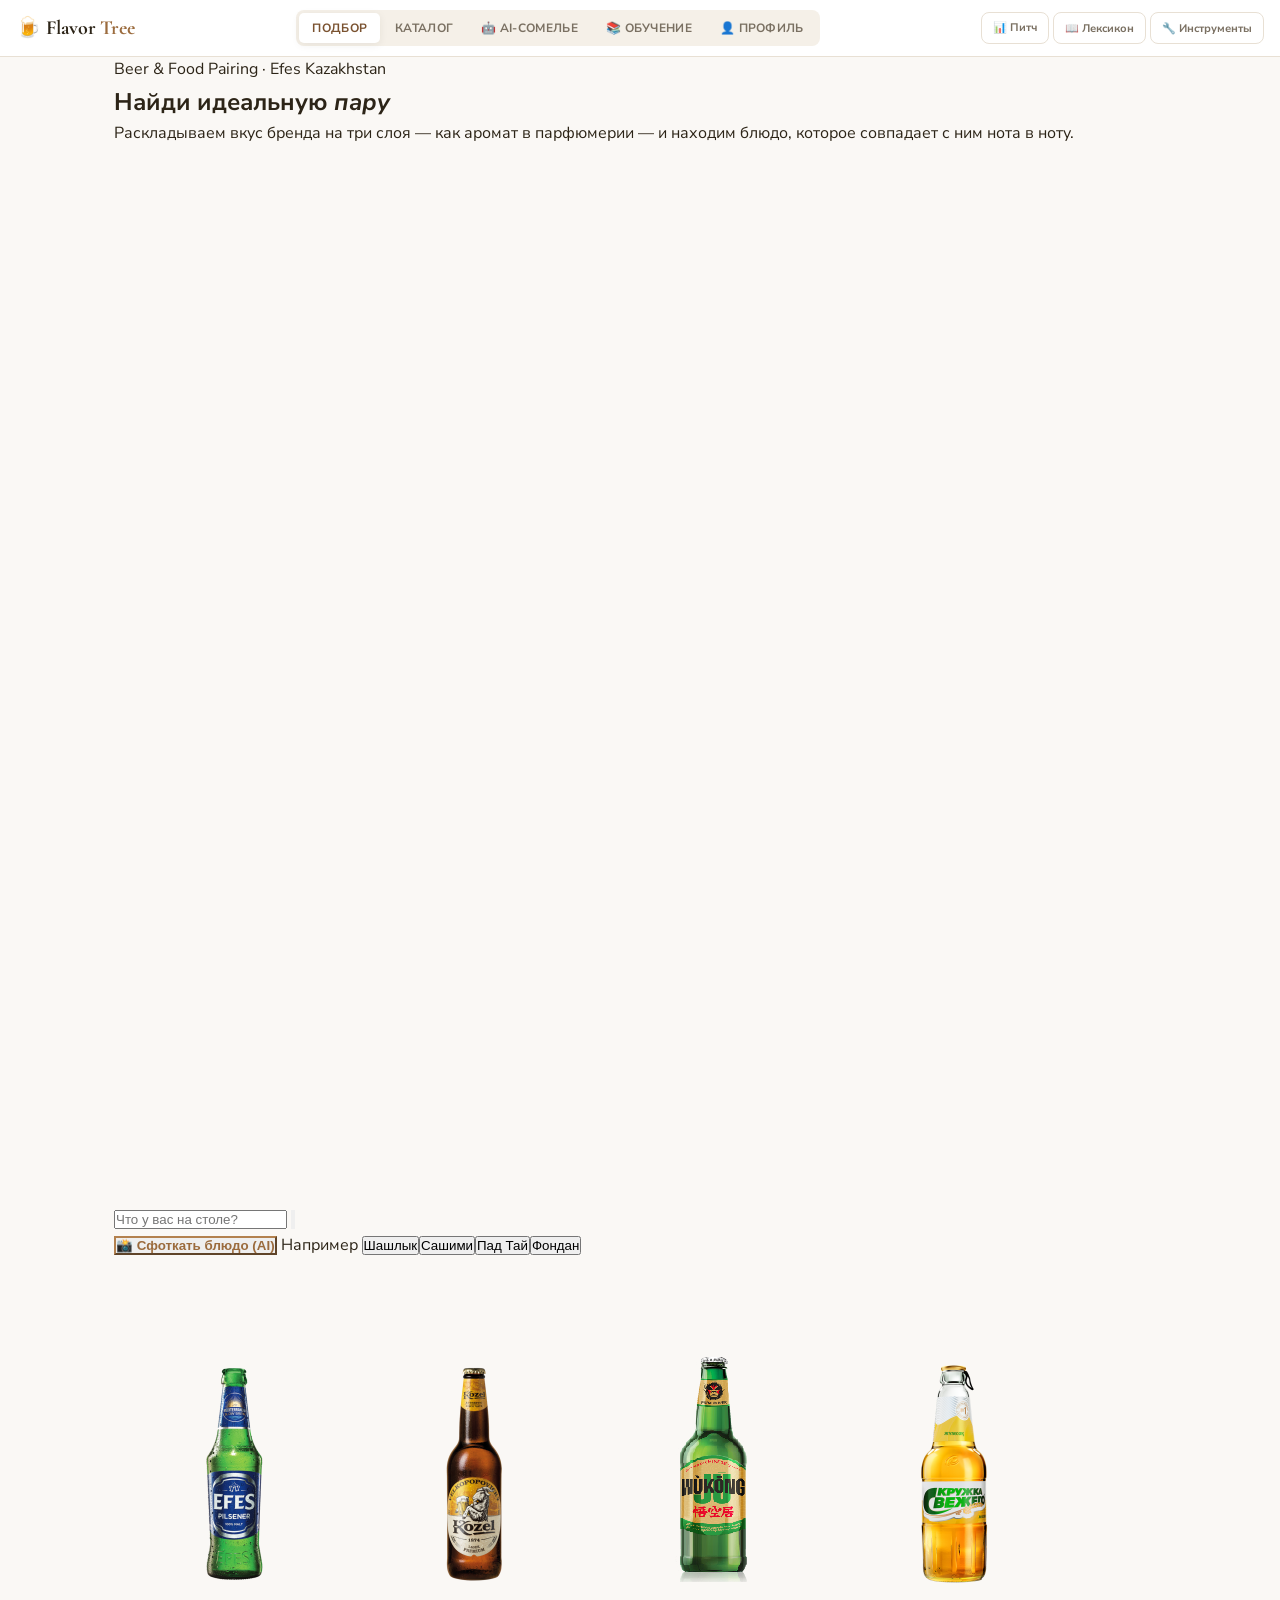
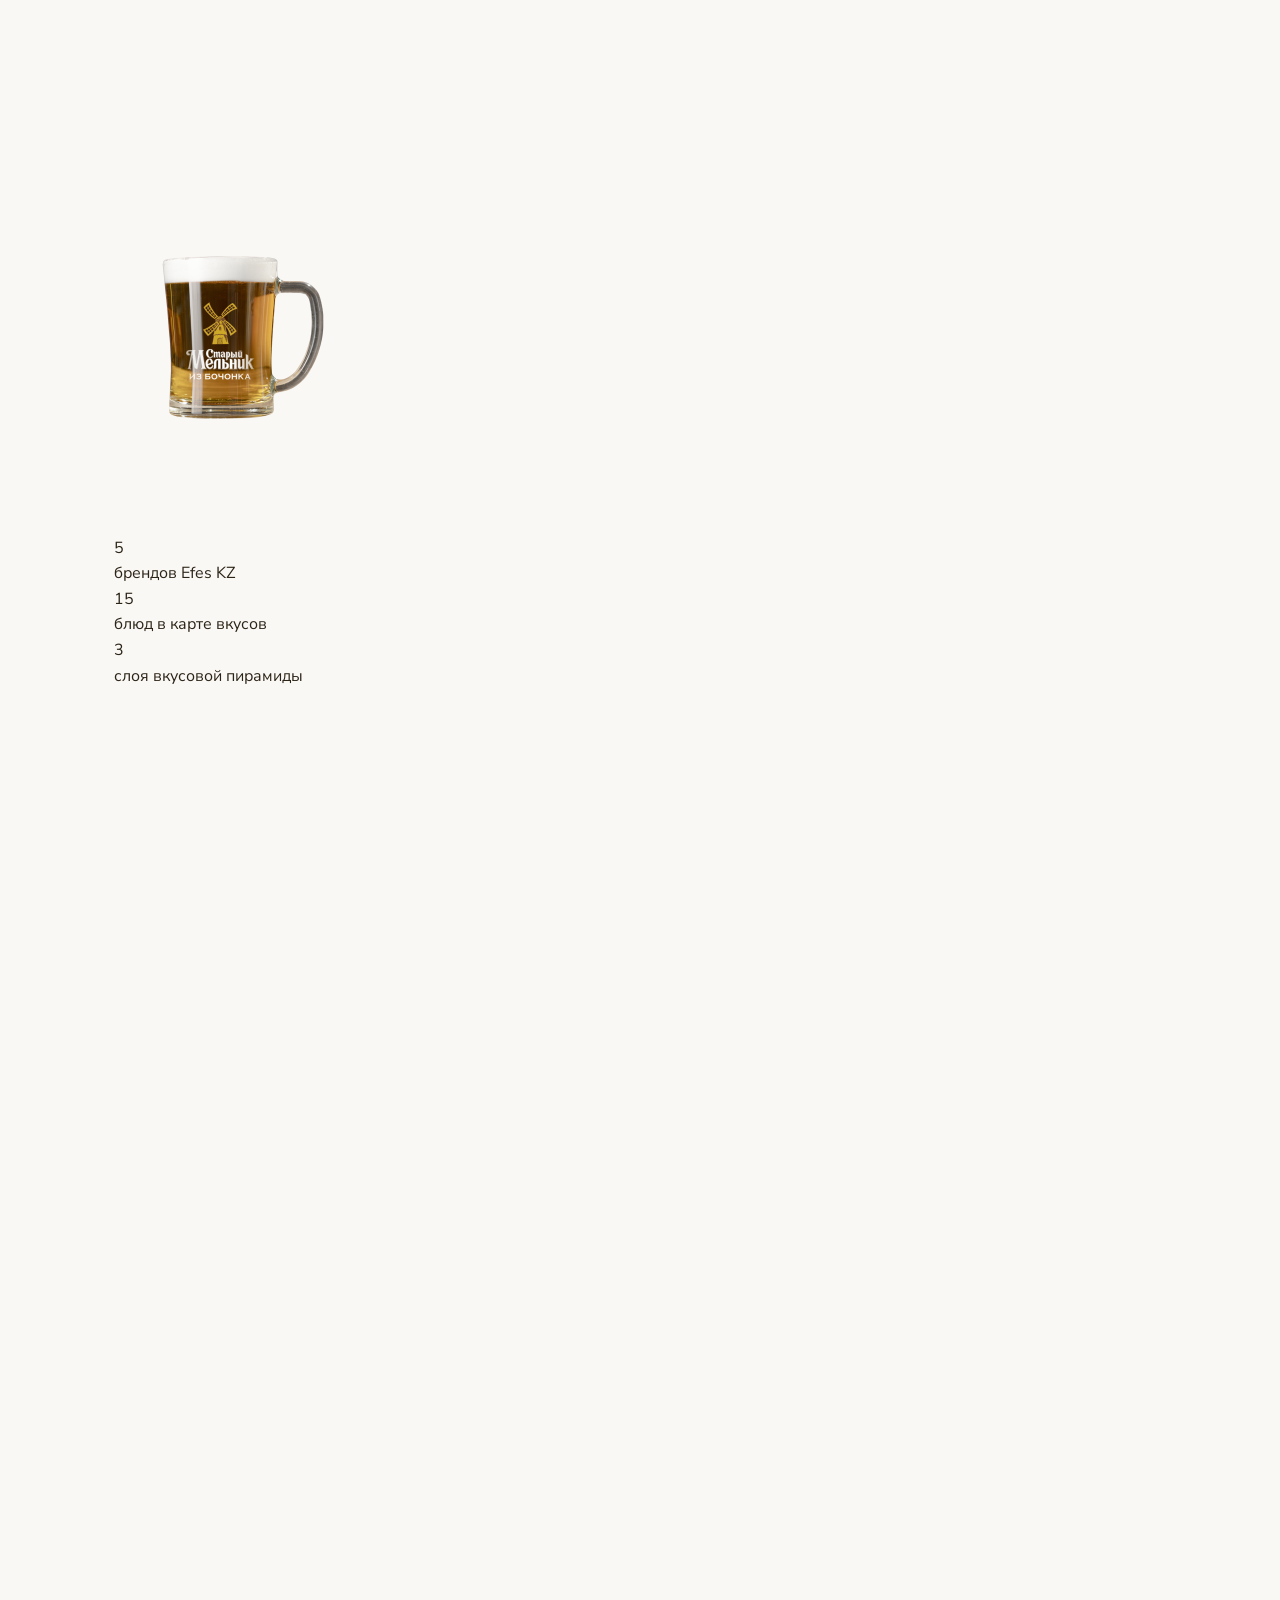
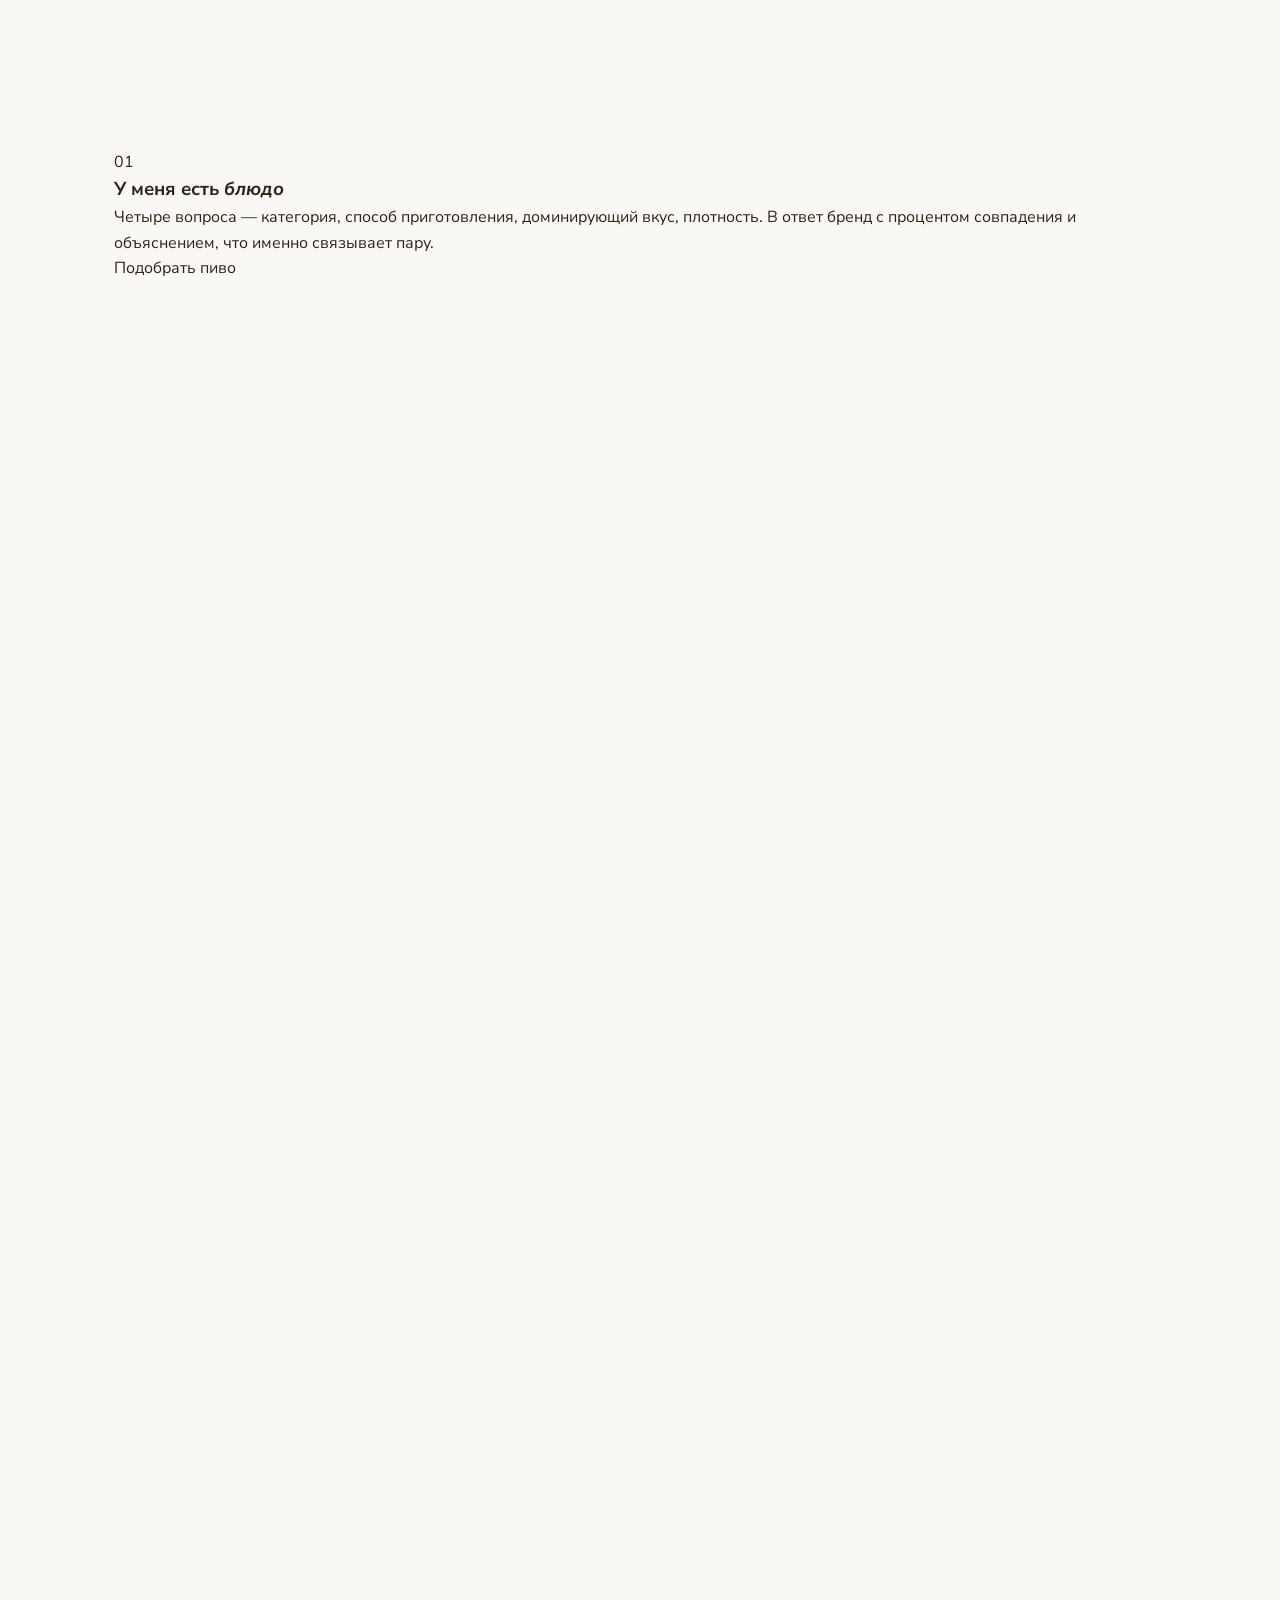
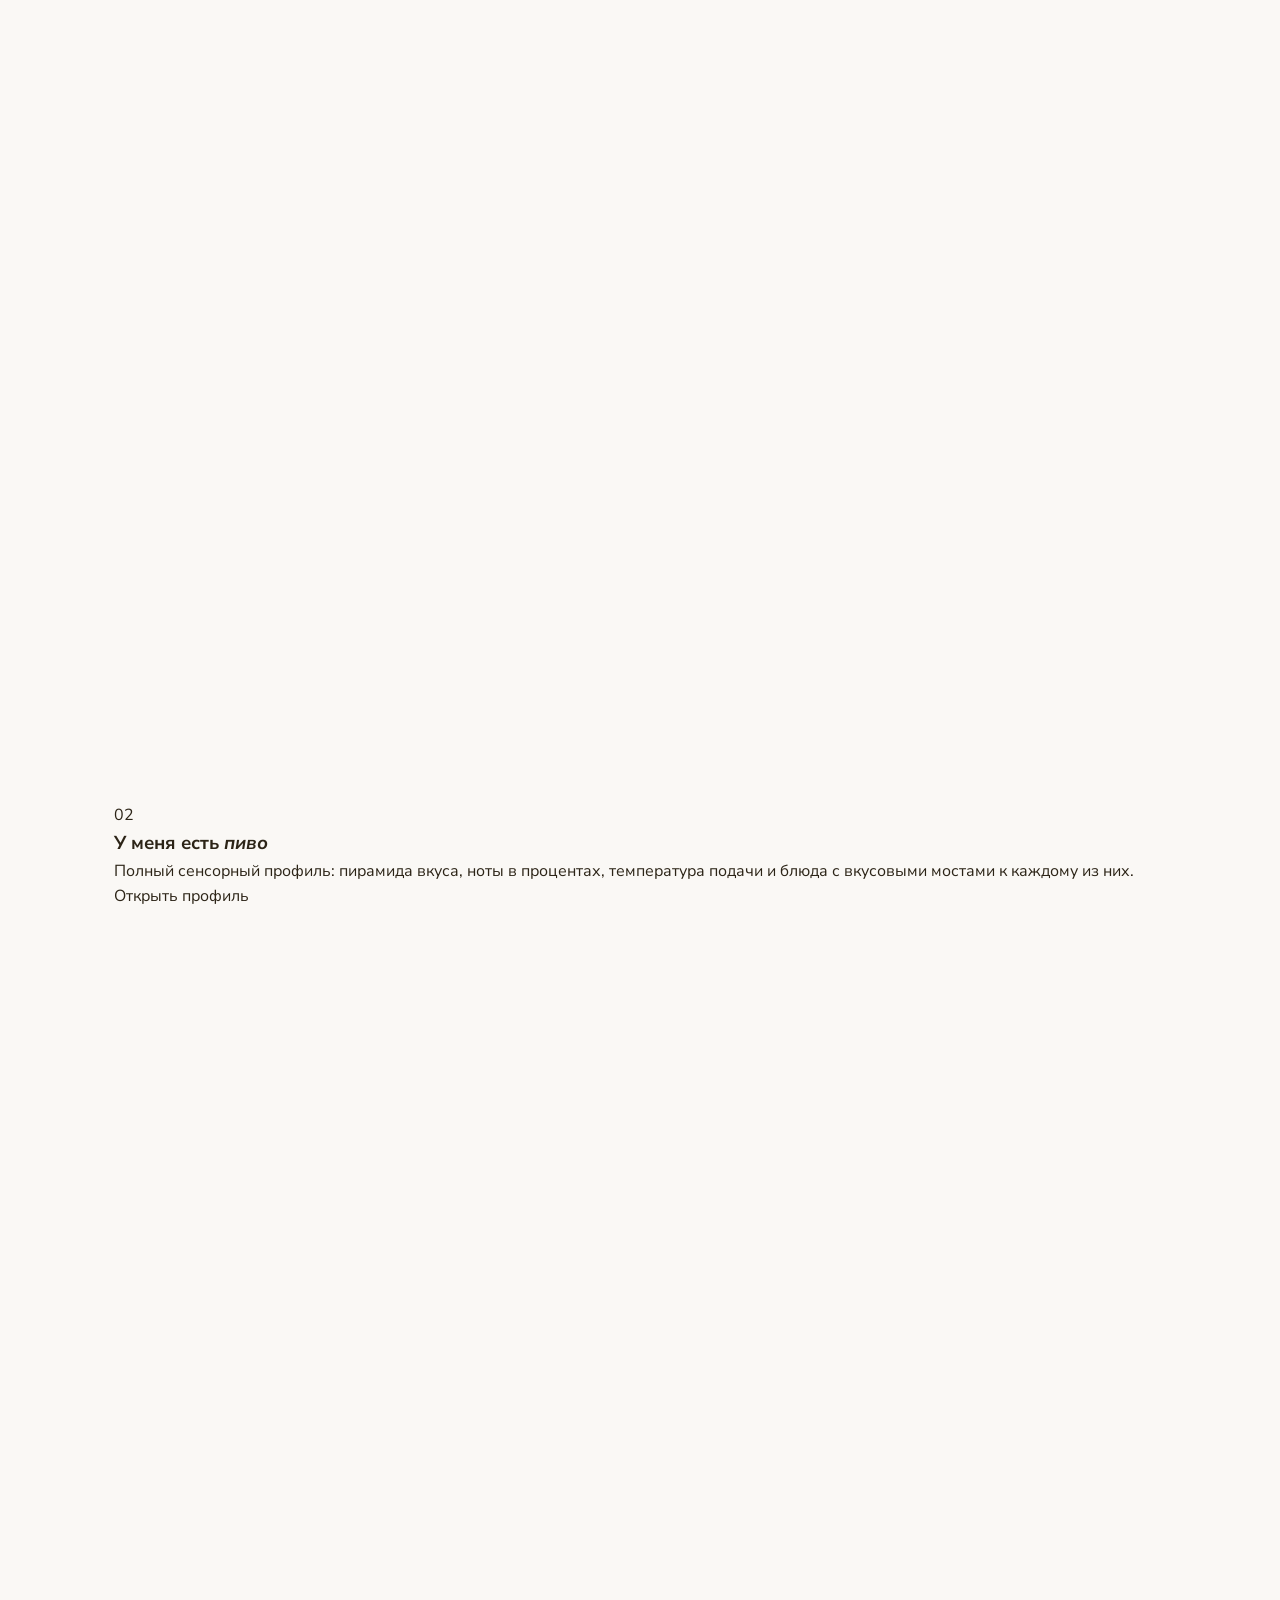
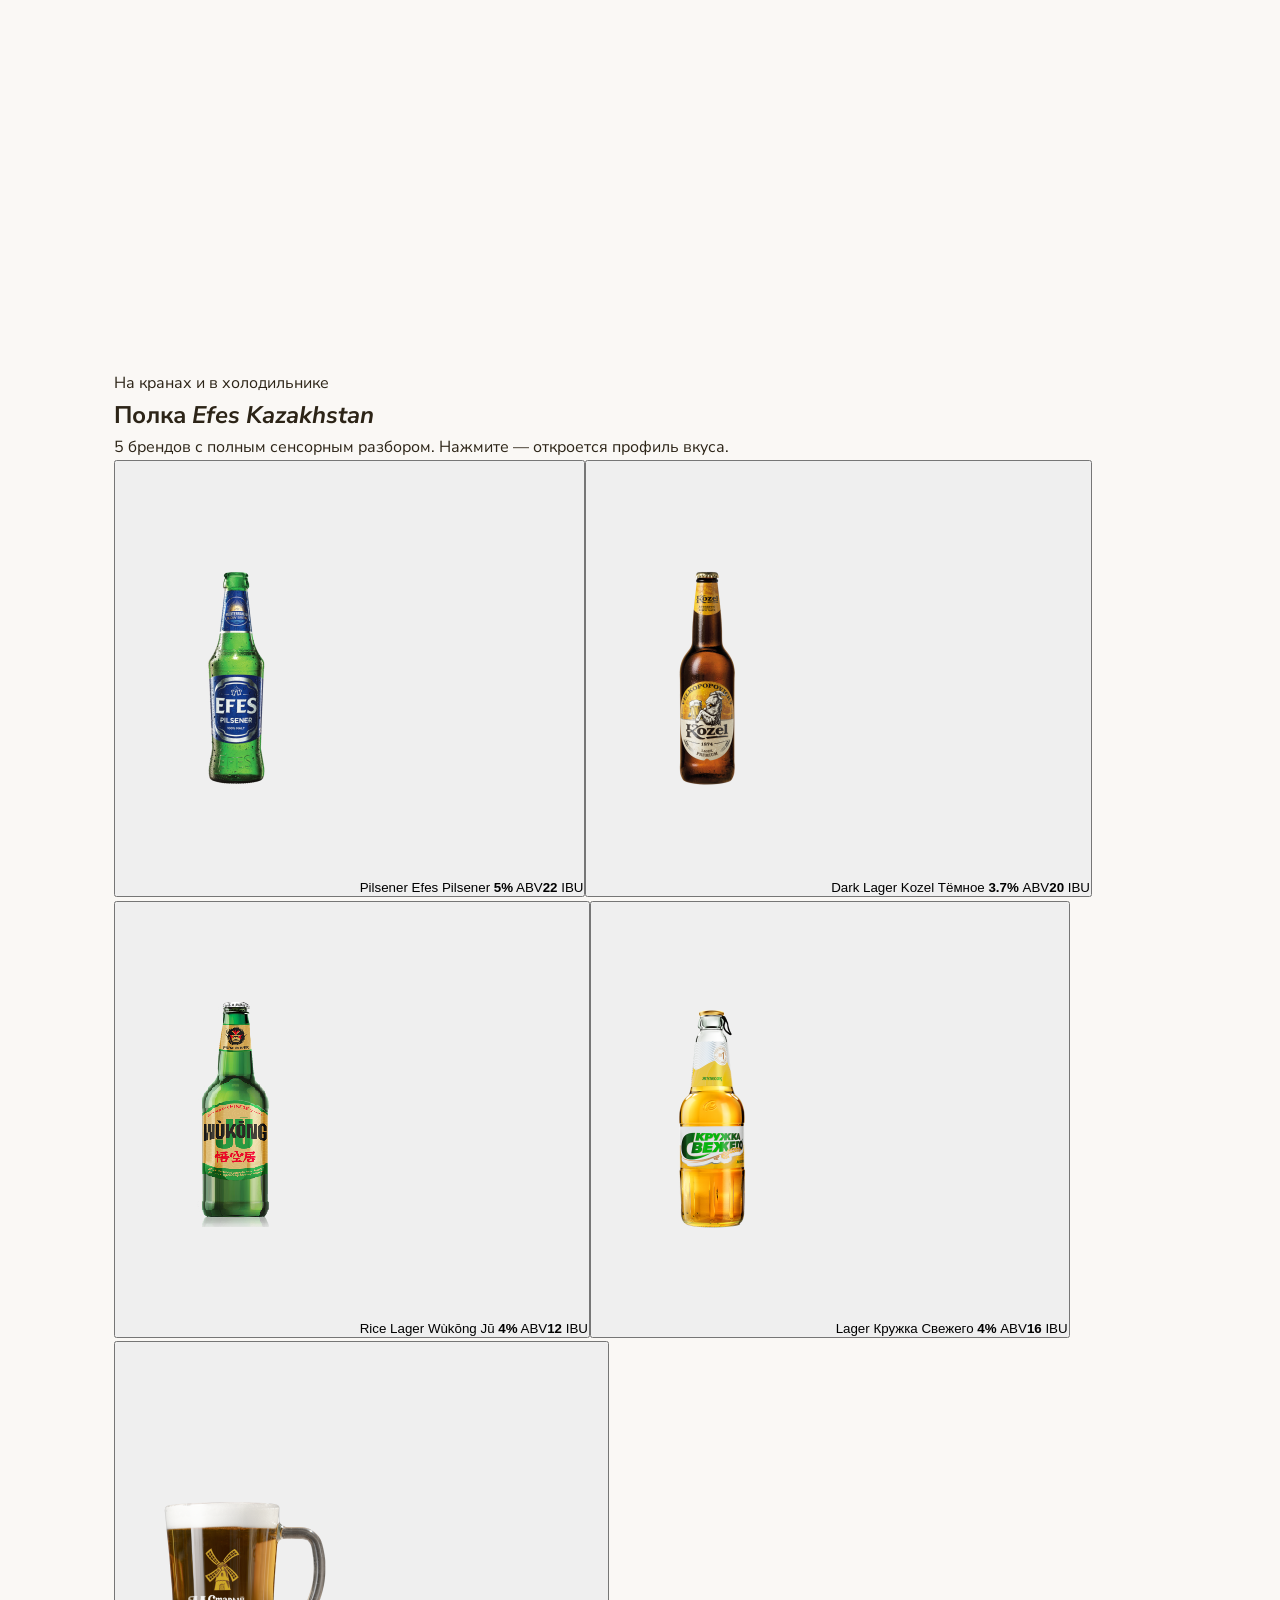
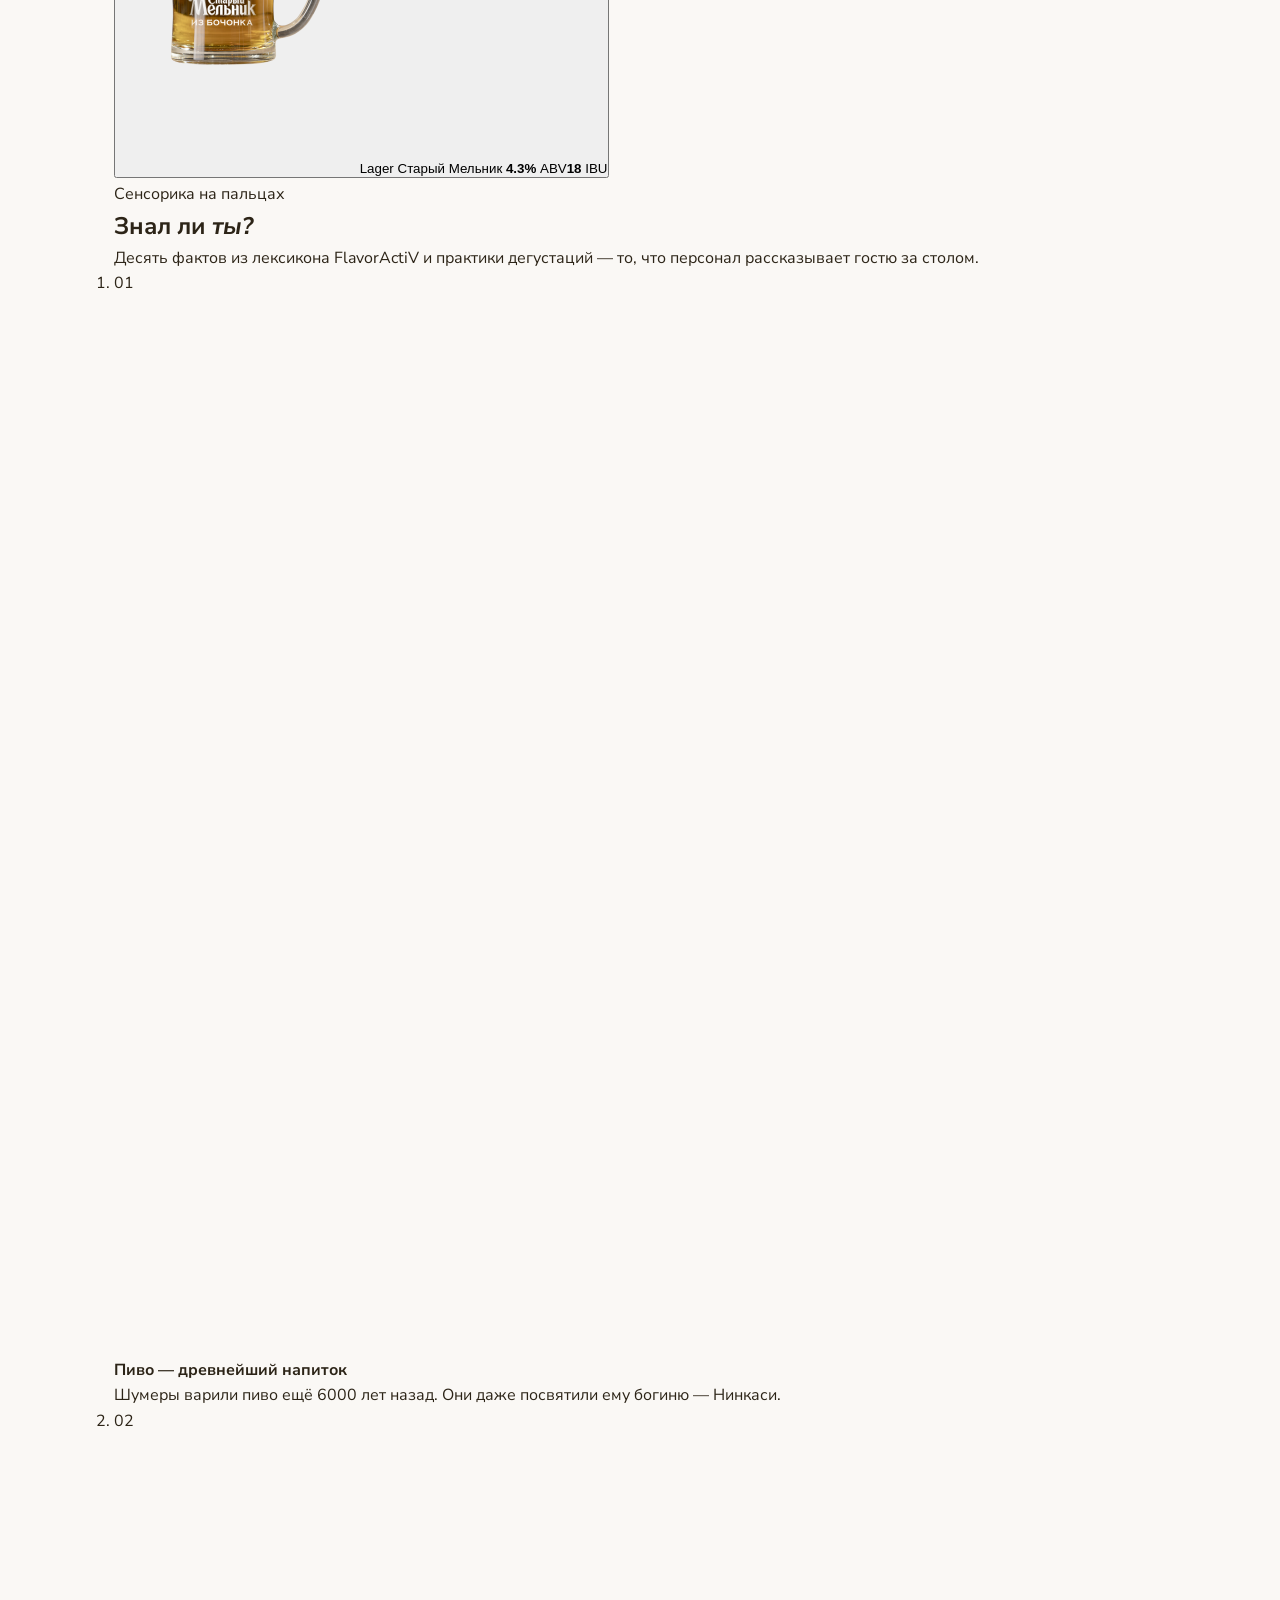
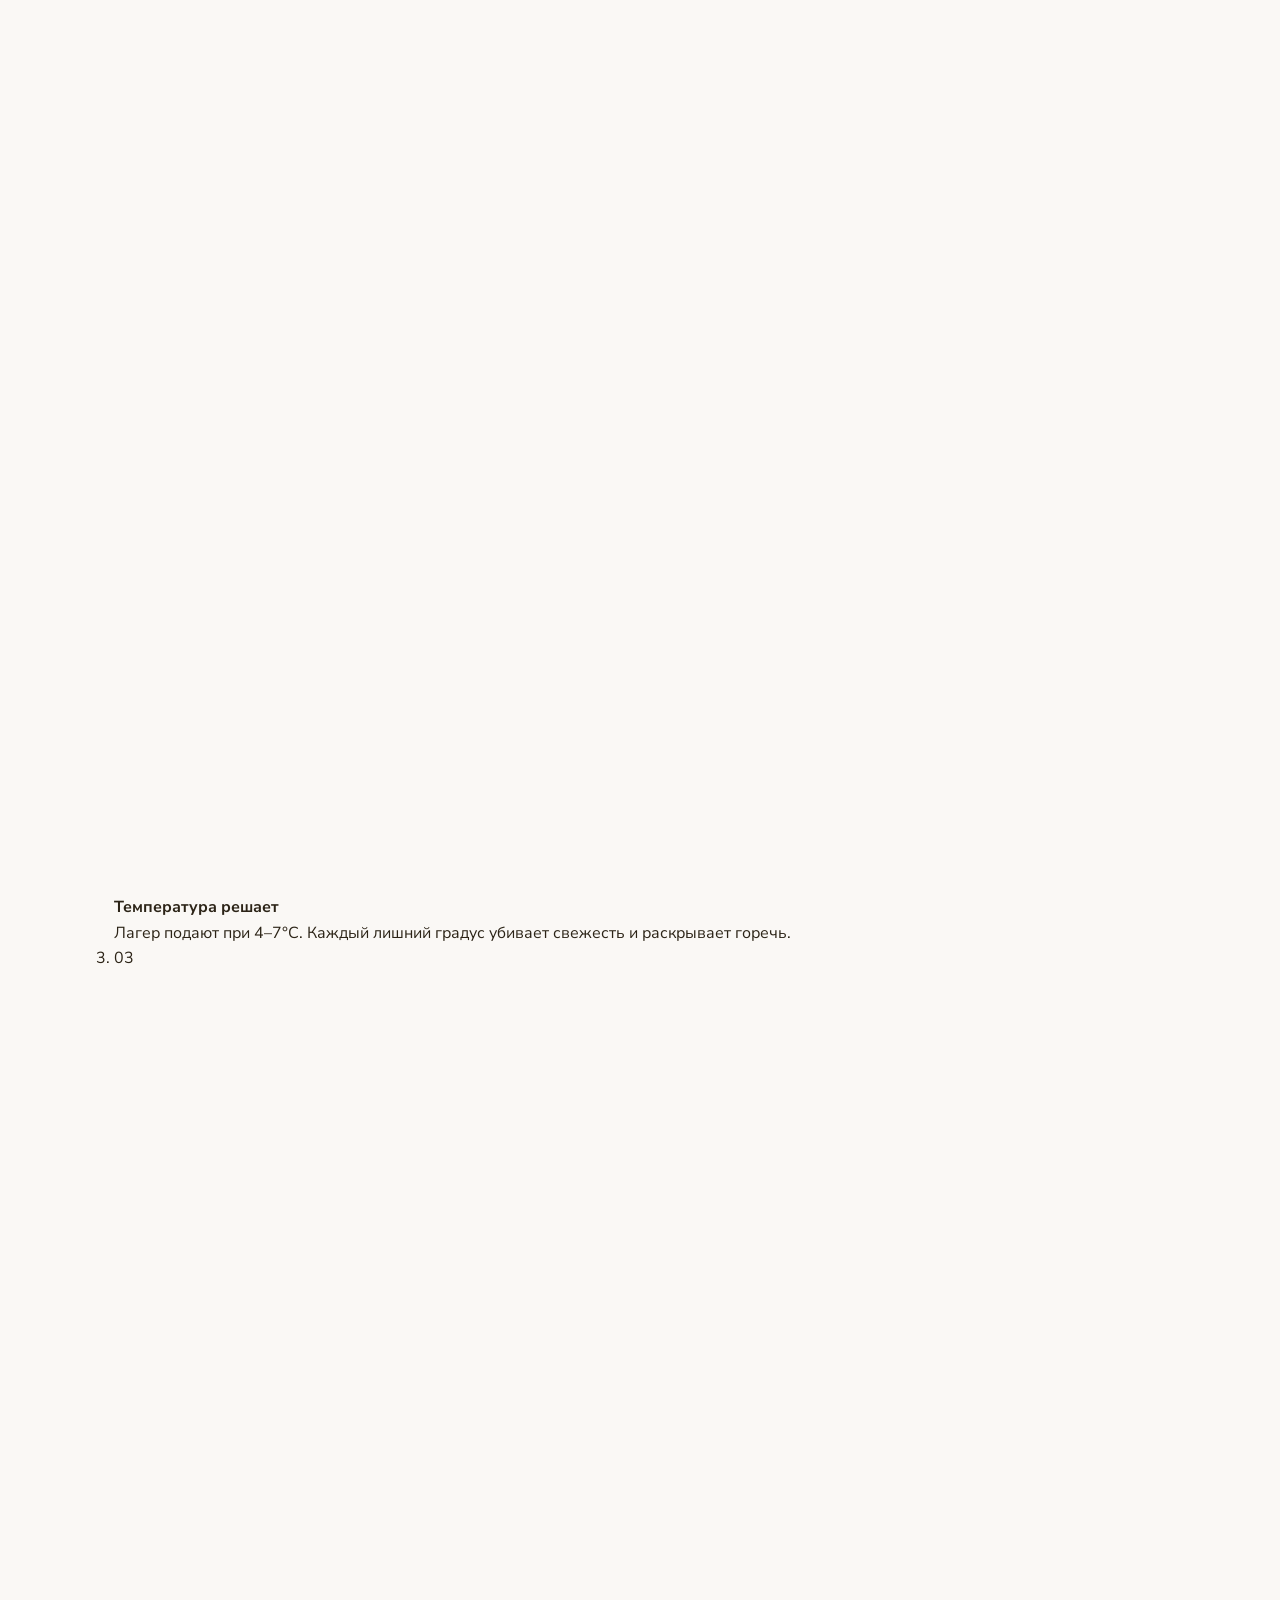
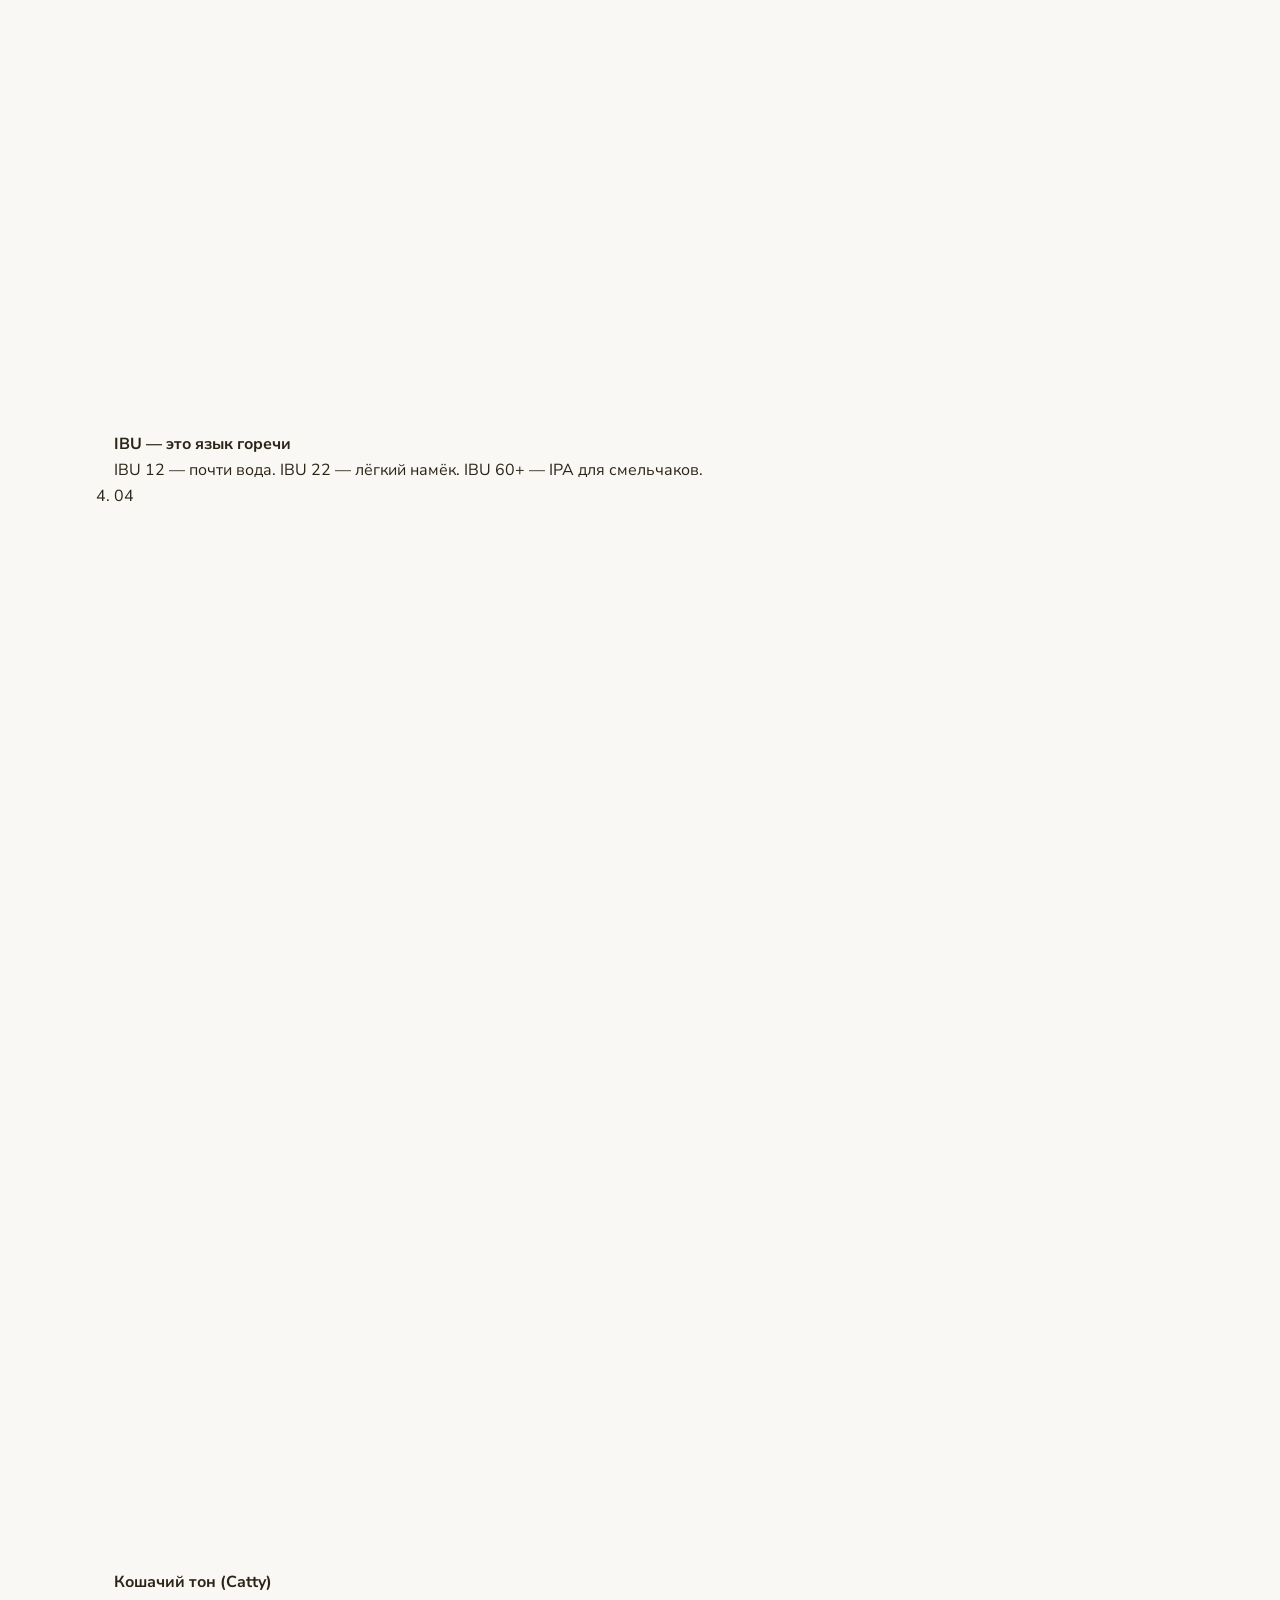
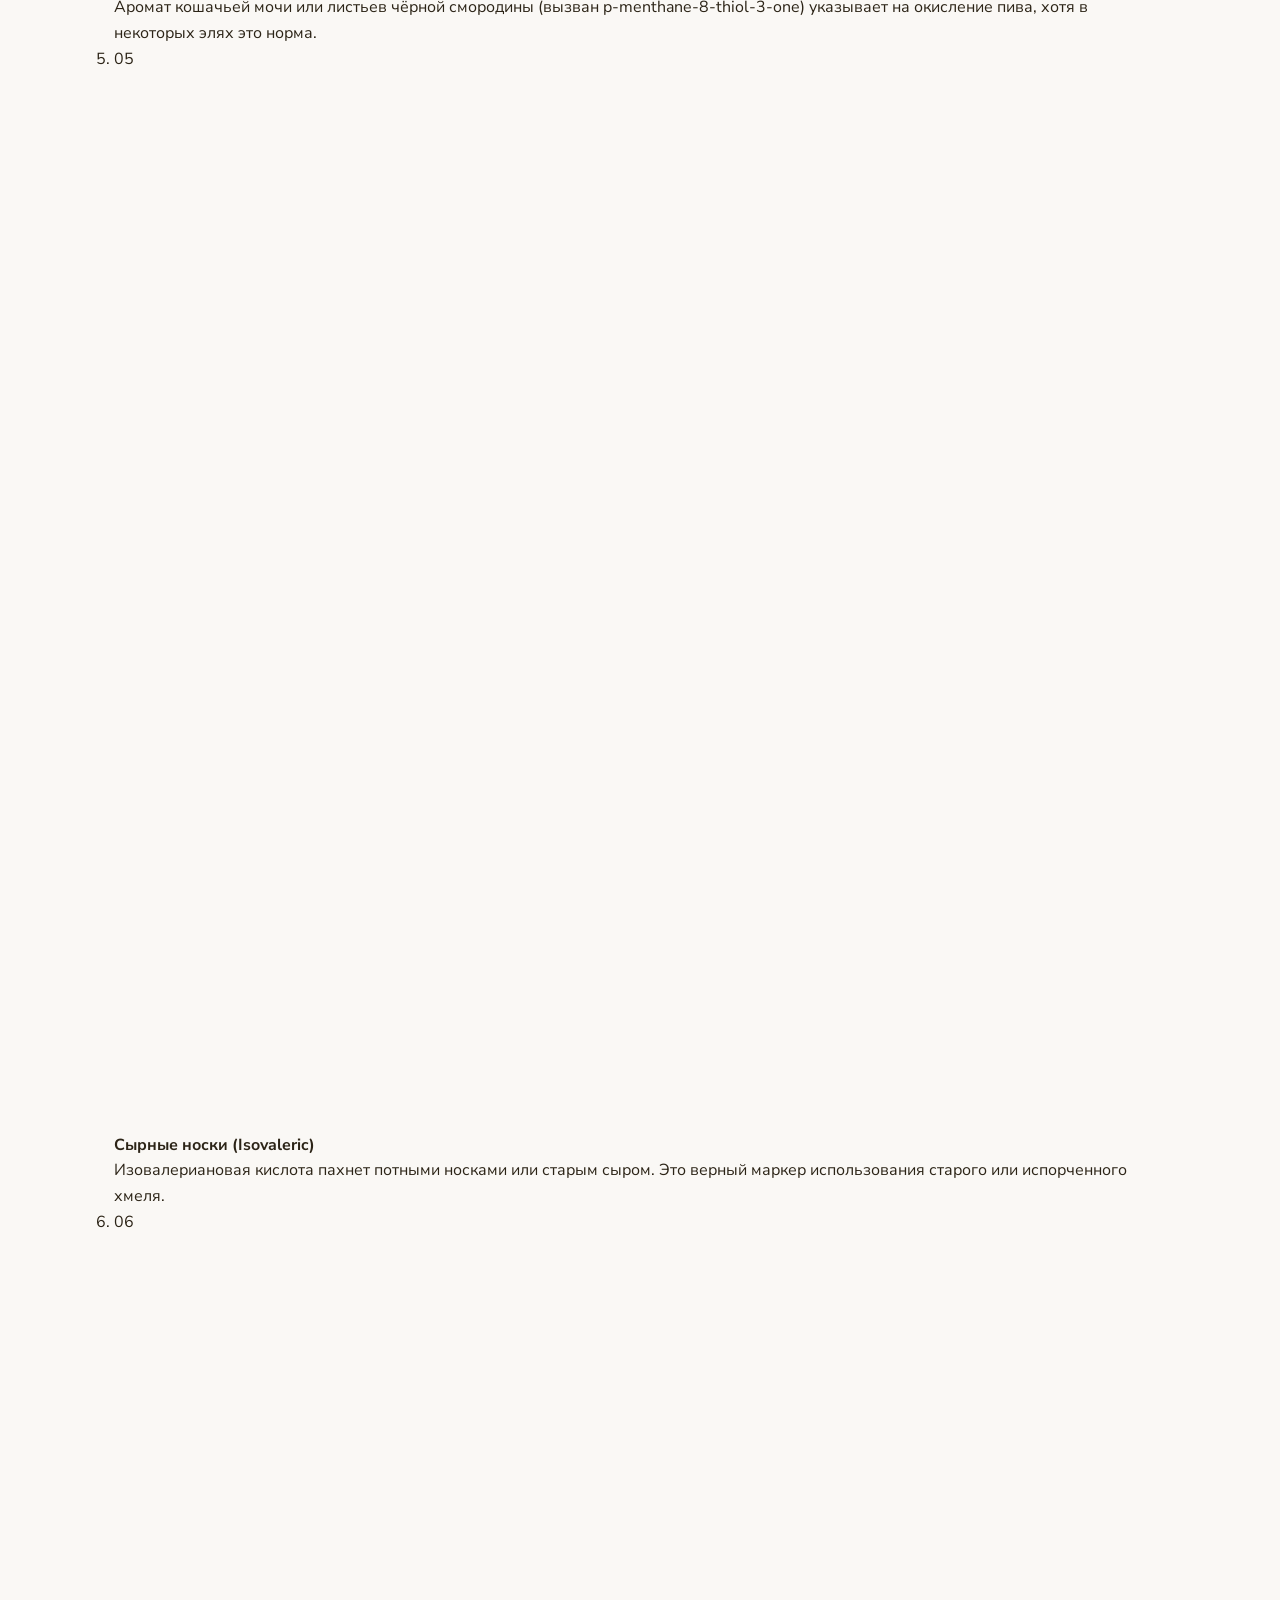
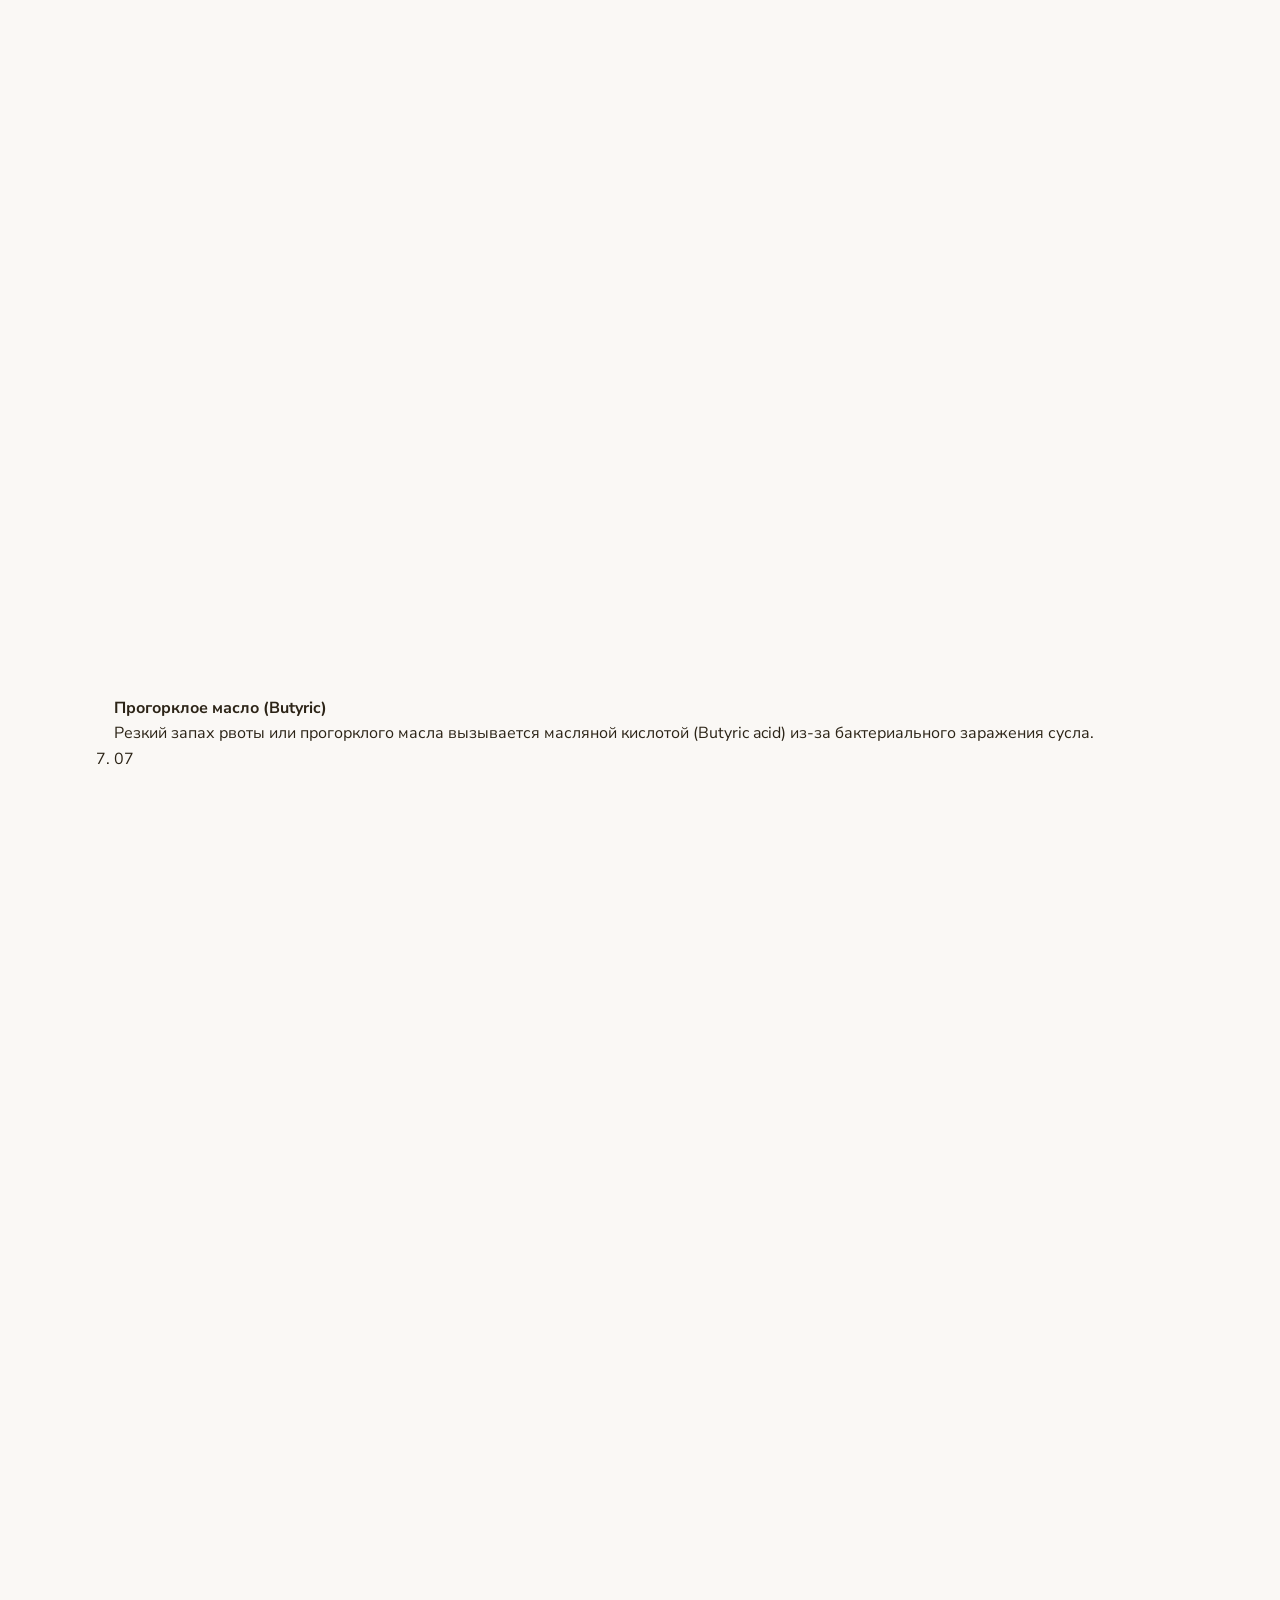
<file: index.html>
<!DOCTYPE html>
<html lang="ru">
<head>
<meta charset="UTF-8">
<meta name="viewport" content="width=device-width, initial-scale=1.0">
<title>Flavor Tree — Beer &amp; Food Pairing · Efes Kazakhstan</title>
<meta name="description" content="Flavor Tree — интеллектуальный подбор пива к еде для HoReCa. Efes Kazakhstan. Вкусовые пирамиды, AI-сомелье, 5 брендов.">
<link rel="stylesheet" href="styles.css?v=7">
</head>
<body>

<nav class="nav" id="main-nav">
  <div class="nav-inner">
    <div class="logo" onclick="goHome()">🍺 Flavor<em>Tree</em></div>
    <div class="nav-tabs" id="nav-tabs">
      <button class="nav-tab active" data-page="home" onclick="navigate('home')">Подбор</button>
      <button class="nav-tab" data-page="catalog" onclick="navigate('catalog')">Каталог</button>
      <button class="nav-tab" data-page="ai" onclick="navigate('ai')">🤖 AI-Сомелье</button>
      <button class="nav-tab" data-page="learn" onclick="navigate('learn')">📚 Обучение</button>
      <button class="nav-tab" data-page="profile" onclick="navigate('profile')">👤 Профиль</button>
    </div>
    <div class="nav-right">
      <a href="presentation.html" target="_blank" class="nav-tool-btn" style="text-decoration:none">📊 Питч</a>
      <button class="nav-tool-btn" onclick="navigate('lexicon')">📖 Лексикон</button>
      <button class="nav-tool-btn" onclick="navigate('tools')">🔧 Инструменты</button>
    </div>
  </div>
</nav>

<div id="app"></div>

<div class="footer">
  🍺 <strong>FlavorTree</strong> — OneIdea Championship 2026 · Efes Kazakhstan · «Не пей — слушай вкус»
</div>

<script src="data.js?v=7"></script>
<script src="app.js?v=7"></script>
</body>
</html>
</file>
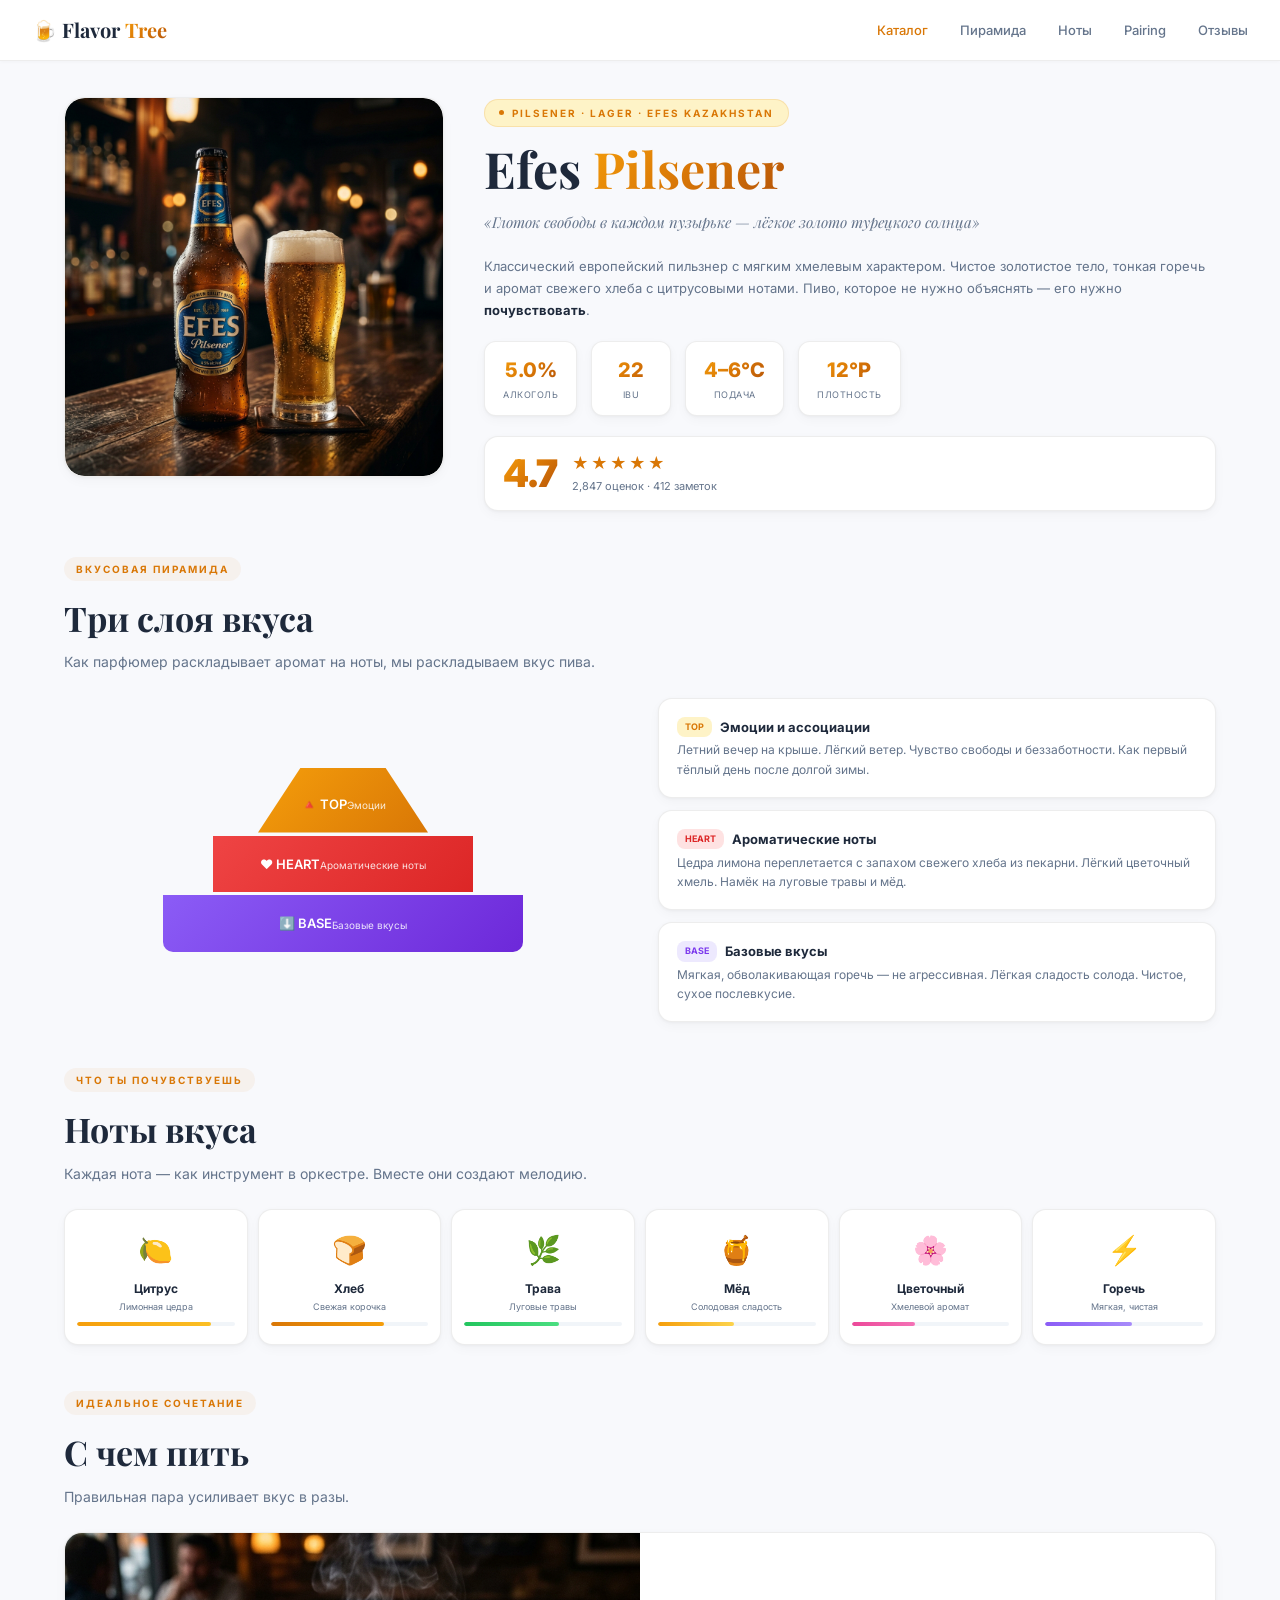
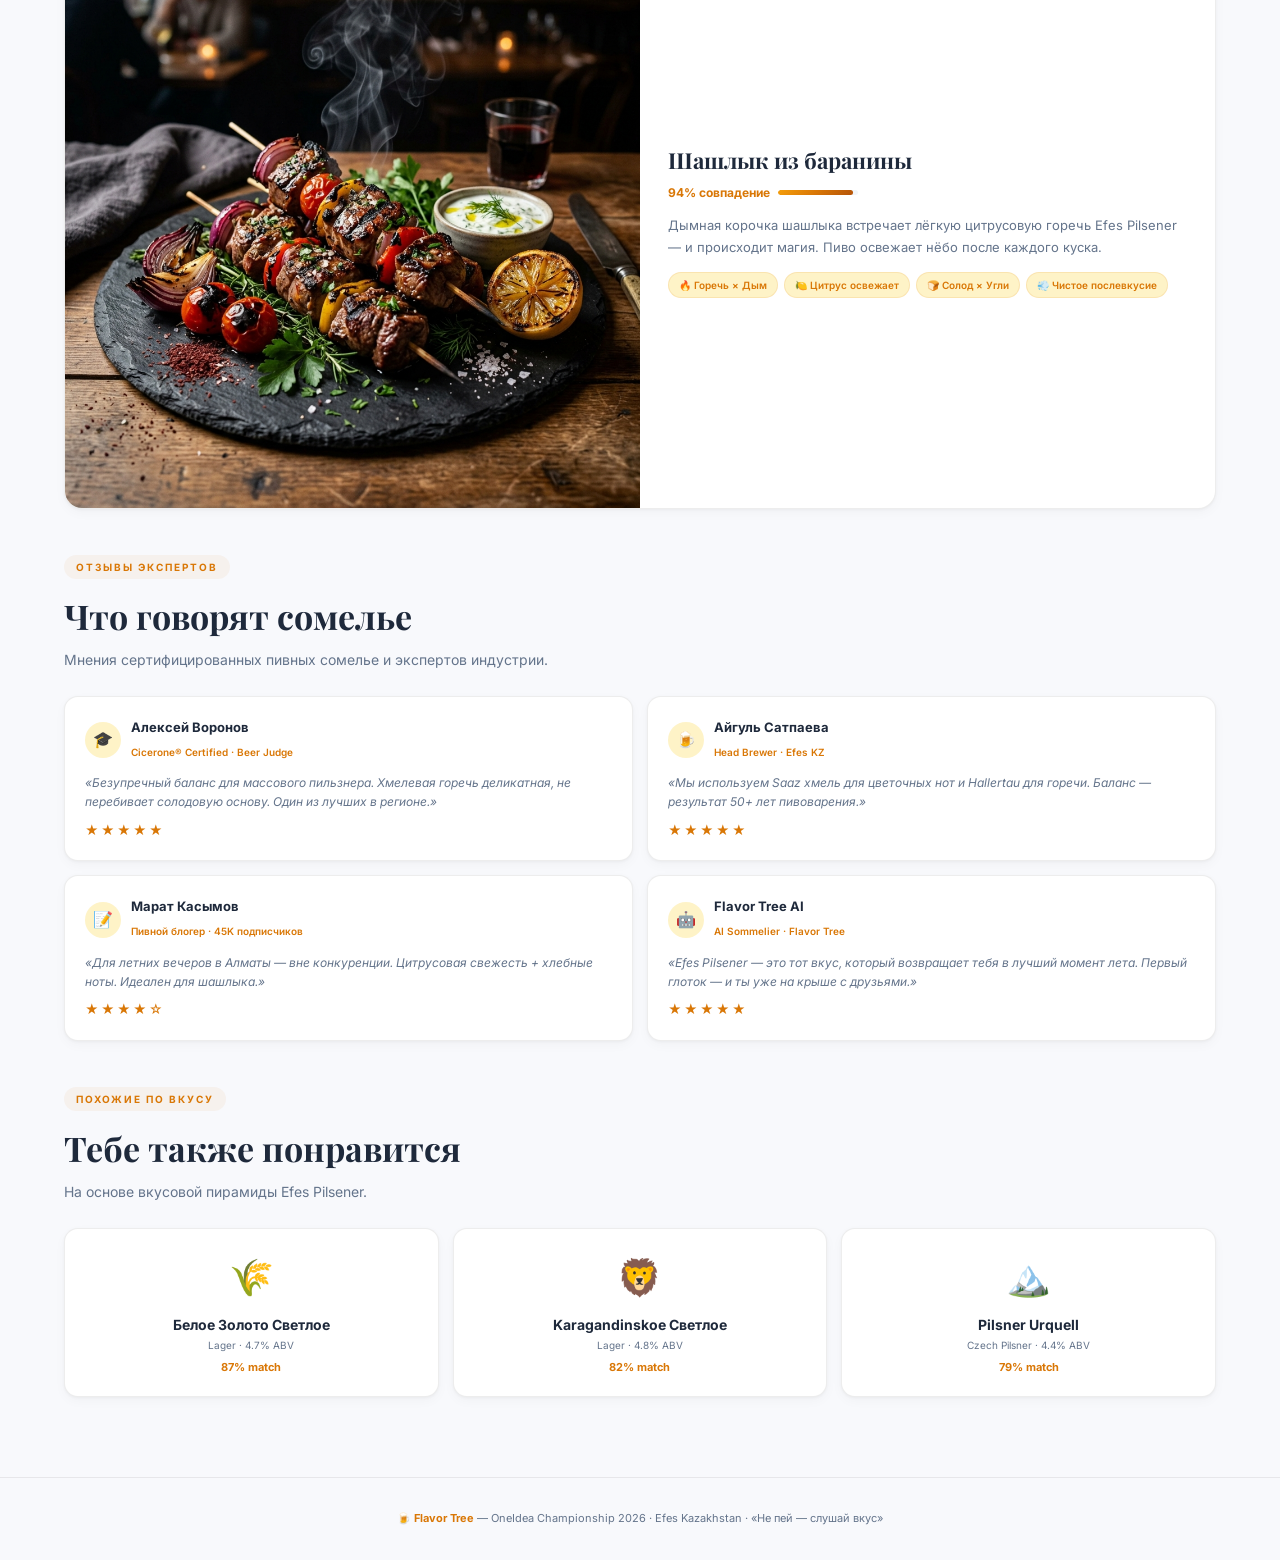
<file: beer_detail.html>
<!DOCTYPE html>
<html lang="ru">
<head>
<meta charset="UTF-8">
<meta name="viewport" content="width=device-width, initial-scale=1.0">
<title>Flavor Tree — Efes Pilsener</title>
<link href="https://fonts.googleapis.com/css2?family=Inter:wght@300;400;500;600;700;800;900&family=Playfair+Display:ital,wght@0,400;0,700;1,400;1,700&display=swap" rel="stylesheet">
<style>
*{margin:0;padding:0;box-sizing:border-box}
:root{--bg:#f8f9fc;--card:#ffffff;--accent:#d97706;--accent-light:#fef3c7;--accent-bg:rgba(217,119,6,0.06);--gold:linear-gradient(135deg,#f59e0b,#d97706,#b45309);--text:#1e293b;--muted:#64748b;--border:rgba(0,0,0,0.07);--green:#16a34a;--purple:#7c3aed;--red:#dc2626;--pink:#db2777;--shadow:0 1px 3px rgba(0,0,0,0.04),0 4px 12px rgba(0,0,0,0.03)}
body{font-family:'Inter',sans-serif;background:var(--bg);color:var(--text);line-height:1.6}

.topnav{padding:14px 32px;display:flex;justify-content:space-between;align-items:center;border-bottom:1px solid var(--border);background:#fff;position:sticky;top:0;z-index:100;box-shadow:0 1px 4px rgba(0,0,0,0.03)}
.logo{font-family:'Playfair Display',serif;font-size:20px;font-weight:700;color:var(--text)}
.logo span{background:var(--gold);-webkit-background-clip:text;-webkit-text-fill-color:transparent}
.topnav nav a{color:var(--muted);text-decoration:none;font-size:13px;font-weight:500;margin-left:28px;transition:color .2s}
.topnav nav a:hover,.topnav nav a.active{color:var(--accent)}

.container{max-width:1200px;margin:0 auto;padding:36px 24px}

.hero{display:grid;grid-template-columns:380px 1fr;gap:40px;align-items:start;margin-bottom:44px}
.hero-img-wrap{position:relative;border-radius:20px;overflow:hidden;background:#fff;border:1px solid var(--border);box-shadow:var(--shadow)}
.hero-img-wrap img{width:100%;display:block;border-radius:20px}
.hero-info h1{font-family:'Playfair Display',serif;font-size:clamp(34px,4vw,50px);line-height:1.1;margin-bottom:6px;color:var(--text)}
.hero-info h1 .g{background:var(--gold);-webkit-background-clip:text;-webkit-text-fill-color:transparent}
.hero-tag{display:inline-flex;align-items:center;gap:8px;background:var(--accent-light);border:1px solid rgba(217,119,6,0.15);padding:5px 14px;border-radius:50px;font-size:10px;font-weight:700;color:var(--accent);text-transform:uppercase;letter-spacing:2px;margin-bottom:14px}
.hero-tag .dot{width:5px;height:5px;border-radius:50%;background:var(--accent);animation:pulse 2s infinite}
@keyframes pulse{0%,100%{opacity:1}50%{opacity:.3}}
.hero-desc{color:var(--muted);font-size:15px;line-height:1.7;margin:14px 0 20px;font-style:italic;font-family:'Playfair Display',serif}
.stats-row{display:flex;gap:14px;margin:20px 0;flex-wrap:wrap}
.stat{text-align:center;padding:12px 18px;background:#fff;border:1px solid var(--border);border-radius:12px;min-width:80px;box-shadow:var(--shadow)}
.stat .v{font-size:20px;font-weight:800;background:var(--gold);-webkit-background-clip:text;-webkit-text-fill-color:transparent}
.stat .l{font-size:9px;color:var(--muted);text-transform:uppercase;letter-spacing:.5px;margin-top:2px}
.rating-box{display:flex;align-items:center;gap:14px;padding:14px 18px;background:#fff;border:1px solid var(--border);border-radius:14px;margin-top:16px;box-shadow:var(--shadow)}
.rating-big{font-size:38px;font-weight:900;background:var(--gold);-webkit-background-clip:text;-webkit-text-fill-color:transparent;line-height:1}
.rating-details .stars{color:var(--accent);font-size:16px;letter-spacing:2px}
.rating-details .count{font-size:11px;color:var(--muted);margin-top:2px}

.sec-tag{display:inline-block;font-size:10px;font-weight:700;text-transform:uppercase;letter-spacing:2px;color:var(--accent);margin-bottom:10px;background:var(--accent-bg);padding:4px 12px;border-radius:12px}
.sec-title{font-family:'Playfair Display',serif;font-size:clamp(24px,3vw,34px);margin-bottom:6px;color:var(--text)}
.sec-desc{color:var(--muted);font-size:14px;margin-bottom:24px;max-width:600px}
.section{margin-bottom:44px}

.pyramid-wrap{display:grid;grid-template-columns:1fr 1fr;gap:36px;align-items:center}
.pyramid{display:flex;flex-direction:column;align-items:center;gap:3px}
.pyr-lvl{display:flex;align-items:center;justify-content:center;text-align:center;padding:18px 12px;font-weight:600;font-size:13px;color:#fff;transition:all .3s;cursor:default}
.pyr-lvl:hover{transform:scale(1.03)}
.pyr-lvl:nth-child(1){background:linear-gradient(135deg,#f59e0b,#d97706);width:170px;clip-path:polygon(25% 0,75% 0,100% 100%,0 100%);padding-top:26px;border-radius:6px 6px 0 0}
.pyr-lvl:nth-child(2){background:linear-gradient(135deg,#ef4444,#dc2626);width:260px}
.pyr-lvl:nth-child(3){background:linear-gradient(135deg,#8b5cf6,#6d28d9);width:360px;border-radius:0 0 10px 10px}
.pyr-lvl small{display:block;font-weight:400;opacity:.85;font-size:10px;margin-top:2px}
.pyr-cards{display:flex;flex-direction:column;gap:12px}
.pyr-card{background:#fff;border:1px solid var(--border);border-radius:14px;padding:18px;transition:all .3s;box-shadow:var(--shadow)}
.pyr-card:hover{border-color:var(--accent);transform:translateX(4px)}
.pyr-card h4{font-size:13px;margin-bottom:3px;display:flex;align-items:center;gap:8px;color:var(--text)}
.pyr-card p{font-size:12px;color:var(--muted);line-height:1.6}
.badge{font-size:9px;padding:3px 8px;border-radius:8px;font-weight:700}
.badge-top{background:#fef3c7;color:#d97706}
.badge-heart{background:#fee2e2;color:#dc2626}
.badge-base{background:#ede9fe;color:#7c3aed}

.notes-grid{display:grid;grid-template-columns:repeat(6,1fr);gap:10px}
.note-card{background:#fff;border:1px solid var(--border);border-radius:14px;padding:18px 12px;text-align:center;transition:all .3s;cursor:default;box-shadow:var(--shadow)}
.note-card:hover{border-color:var(--accent);transform:translateY(-4px);box-shadow:0 8px 24px rgba(217,119,6,0.08)}
.note-card .emoji{font-size:28px;margin-bottom:6px;display:block}
.note-card h4{font-size:12px;font-weight:700;margin-bottom:2px;color:var(--text)}
.note-card p{font-size:9px;color:var(--muted)}
.note-bar{height:4px;border-radius:2px;margin-top:8px;background:#f1f5f9;overflow:hidden}
.note-bar-fill{height:100%;border-radius:2px}

.pairing{display:grid;grid-template-columns:1fr 1fr;gap:0;background:#fff;border:1px solid var(--border);border-radius:18px;overflow:hidden;box-shadow:var(--shadow)}
.pairing img{width:100%;height:100%;min-height:280px;object-fit:cover}
.pairing-info{padding:28px;display:flex;flex-direction:column;justify-content:center}
.pairing-info h3{font-family:'Playfair Display',serif;font-size:22px;margin-bottom:4px;color:var(--text)}
.match-badge{display:inline-flex;align-items:center;gap:8px;font-size:12px;font-weight:700;color:var(--accent);margin-bottom:12px}
.match-bar{width:80px;height:5px;border-radius:3px;background:#f1f5f9;overflow:hidden}
.match-bar span{display:block;height:100%;width:94%;background:var(--gold);border-radius:3px}
.pairing-info>p{color:var(--muted);font-size:13px;line-height:1.7}
.pairing-tags{display:flex;flex-wrap:wrap;gap:6px;margin-top:14px}
.pairing-tags span{background:var(--accent-light);border:1px solid rgba(217,119,6,0.12);color:var(--accent);padding:4px 10px;border-radius:14px;font-size:10px;font-weight:600}

.reviews-grid{display:grid;grid-template-columns:1fr 1fr;gap:14px}
.review{background:#fff;border:1px solid var(--border);border-radius:14px;padding:20px;transition:all .3s;box-shadow:var(--shadow)}
.review:hover{border-color:rgba(217,119,6,0.3)}
.review-header{display:flex;align-items:center;gap:10px;margin-bottom:10px}
.review-avatar{width:36px;height:36px;border-radius:50%;background:var(--accent-light);display:flex;align-items:center;justify-content:center;font-size:16px}
.review-meta h4{font-size:13px;font-weight:700;color:var(--text)}
.review-meta .role{font-size:10px;color:var(--accent);font-weight:600}
.review p{font-size:12px;color:var(--muted);line-height:1.6;font-style:italic}
.review .rev-rating{margin-top:8px;color:var(--accent);font-size:13px;letter-spacing:2px}

.similar-grid{display:grid;grid-template-columns:repeat(3,1fr);gap:14px}
.similar-card{background:#fff;border:1px solid var(--border);border-radius:14px;padding:20px;text-align:center;transition:all .3s;cursor:default;box-shadow:var(--shadow)}
.similar-card:hover{border-color:var(--accent);transform:translateY(-4px)}
.similar-card .sim-emoji{font-size:36px;margin-bottom:8px;display:block}
.similar-card h4{font-size:14px;font-weight:700;color:var(--text)}
.similar-card .sim-style{font-size:10px;color:var(--muted);margin-bottom:6px}
.similar-card .sim-match{font-size:11px;font-weight:700;color:var(--accent)}

.footer{text-align:center;padding:32px;color:var(--muted);font-size:11px;border-top:1px solid var(--border)}
.footer strong{color:var(--accent)}

@media(max-width:900px){
  .hero,.pyramid-wrap,.pairing,.reviews-grid{grid-template-columns:1fr}
  .notes-grid{grid-template-columns:repeat(3,1fr)}
  .similar-grid{grid-template-columns:1fr}
}
</style>
</head>
<body>

<div class="topnav">
  <div class="logo">🍺 Flavor <span>Tree</span></div>
  <nav>
    <a href="#" class="active">Каталог</a>
    <a href="#pyramid">Пирамида</a>
    <a href="#notes">Ноты</a>
    <a href="#pairing">Pairing</a>
    <a href="#reviews">Отзывы</a>
  </nav>
</div>

<div class="container">

  <div class="hero">
    <div class="hero-img-wrap">
      <img src="efes_hero.png" alt="Efes Pilsener">
    </div>
    <div class="hero-info">
      <div class="hero-tag"><span class="dot"></span> Pilsener · Lager · Efes Kazakhstan</div>
      <h1>Efes <span class="g">Pilsener</span></h1>
      <p class="hero-desc">«Глоток свободы в каждом пузырьке — лёгкое золото турецкого солнца»</p>
      <p style="color:var(--muted);font-size:13px;line-height:1.7">Классический европейский пильзнер с мягким хмелевым характером. Чистое золотистое тело, тонкая горечь и аромат свежего хлеба с цитрусовыми нотами. Пиво, которое не нужно объяснять — его нужно <strong style="color:var(--text)">почувствовать</strong>.</p>
      <div class="stats-row">
        <div class="stat"><div class="v">5.0%</div><div class="l">Алкоголь</div></div>
        <div class="stat"><div class="v">22</div><div class="l">IBU</div></div>
        <div class="stat"><div class="v">4–6°C</div><div class="l">Подача</div></div>
        <div class="stat"><div class="v">12°P</div><div class="l">Плотность</div></div>
      </div>
      <div class="rating-box">
        <div class="rating-big">4.7</div>
        <div class="rating-details">
          <div class="stars">★★★★★</div>
          <div class="count">2,847 оценок · 412 заметок</div>
        </div>
      </div>
    </div>
  </div>

  <div class="section" id="pyramid">
    <span class="sec-tag">Вкусовая пирамида</span>
    <h2 class="sec-title">Три слоя вкуса</h2>
    <p class="sec-desc">Как парфюмер раскладывает аромат на ноты, мы раскладываем вкус пива.</p>
    <div class="pyramid-wrap">
      <div class="pyramid">
        <div class="pyr-lvl">🔺 TOP<small>Эмоции</small></div>
        <div class="pyr-lvl">❤️ HEART<small>Ароматические ноты</small></div>
        <div class="pyr-lvl">⬇️ BASE<small>Базовые вкусы</small></div>
      </div>
      <div class="pyr-cards">
        <div class="pyr-card"><h4><span class="badge badge-top">TOP</span> Эмоции и ассоциации</h4><p>Летний вечер на крыше. Лёгкий ветер. Чувство свободы и беззаботности. Как первый тёплый день после долгой зимы.</p></div>
        <div class="pyr-card"><h4><span class="badge badge-heart">HEART</span> Ароматические ноты</h4><p>Цедра лимона переплетается с запахом свежего хлеба из пекарни. Лёгкий цветочный хмель. Намёк на луговые травы и мёд.</p></div>
        <div class="pyr-card"><h4><span class="badge badge-base">BASE</span> Базовые вкусы</h4><p>Мягкая, обволакивающая горечь — не агрессивная. Лёгкая сладость солода. Чистое, сухое послевкусие.</p></div>
      </div>
    </div>
  </div>

  <div class="section" id="notes">
    <span class="sec-tag">Что ты почувствуешь</span>
    <h2 class="sec-title">Ноты вкуса</h2>
    <p class="sec-desc">Каждая нота — как инструмент в оркестре. Вместе они создают мелодию.</p>
    <div class="notes-grid">
      <div class="note-card"><span class="emoji">🍋</span><h4>Цитрус</h4><p>Лимонная цедра</p><div class="note-bar"><div class="note-bar-fill" style="width:85%;background:linear-gradient(90deg,#f59e0b,#fbbf24)"></div></div></div>
      <div class="note-card"><span class="emoji">🍞</span><h4>Хлеб</h4><p>Свежая корочка</p><div class="note-bar"><div class="note-bar-fill" style="width:72%;background:linear-gradient(90deg,#d97706,#f59e0b)"></div></div></div>
      <div class="note-card"><span class="emoji">🌿</span><h4>Трава</h4><p>Луговые травы</p><div class="note-bar"><div class="note-bar-fill" style="width:60%;background:linear-gradient(90deg,#22c55e,#4ade80)"></div></div></div>
      <div class="note-card"><span class="emoji">🍯</span><h4>Мёд</h4><p>Солодовая сладость</p><div class="note-bar"><div class="note-bar-fill" style="width:48%;background:linear-gradient(90deg,#f59e0b,#fcd34d)"></div></div></div>
      <div class="note-card"><span class="emoji">🌸</span><h4>Цветочный</h4><p>Хмелевой аромат</p><div class="note-bar"><div class="note-bar-fill" style="width:40%;background:linear-gradient(90deg,#ec4899,#f472b6)"></div></div></div>
      <div class="note-card"><span class="emoji">⚡</span><h4>Горечь</h4><p>Мягкая, чистая</p><div class="note-bar"><div class="note-bar-fill" style="width:55%;background:linear-gradient(90deg,#8b5cf6,#a78bfa)"></div></div></div>
    </div>
  </div>

  <div class="section" id="pairing">
    <span class="sec-tag">Идеальное сочетание</span>
    <h2 class="sec-title">С чем пить</h2>
    <p class="sec-desc">Правильная пара усиливает вкус в разы.</p>
    <div class="pairing">
      <img src="shashlik.png" alt="Шашлык из баранины">
      <div class="pairing-info">
        <h3>Шашлык из баранины</h3>
        <div class="match-badge">94% совпадение <div class="match-bar"><span></span></div></div>
        <p>Дымная корочка шашлыка встречает лёгкую цитрусовую горечь Efes Pilsener — и происходит магия. Пиво освежает нёбо после каждого куска.</p>
        <div class="pairing-tags">
          <span>🔥 Горечь × Дым</span><span>🍋 Цитрус освежает</span><span>🍞 Солод × Угли</span><span>💨 Чистое послевкусие</span>
        </div>
      </div>
    </div>
  </div>

  <div class="section" id="reviews">
    <span class="sec-tag">Отзывы экспертов</span>
    <h2 class="sec-title">Что говорят сомелье</h2>
    <p class="sec-desc">Мнения сертифицированных пивных сомелье и экспертов индустрии.</p>
    <div class="reviews-grid">
      <div class="review"><div class="review-header"><div class="review-avatar">🎓</div><div class="review-meta"><h4>Алексей Воронов</h4><span class="role">Cicerone® Certified · Beer Judge</span></div></div><p>«Безупречный баланс для массового пильзнера. Хмелевая горечь деликатная, не перебивает солодовую основу. Один из лучших в регионе.»</p><div class="rev-rating">★★★★★</div></div>
      <div class="review"><div class="review-header"><div class="review-avatar">🍺</div><div class="review-meta"><h4>Айгуль Сатпаева</h4><span class="role">Head Brewer · Efes KZ</span></div></div><p>«Мы используем Saaz хмель для цветочных нот и Hallertau для горечи. Баланс — результат 50+ лет пивоварения.»</p><div class="rev-rating">★★★★★</div></div>
      <div class="review"><div class="review-header"><div class="review-avatar">📝</div><div class="review-meta"><h4>Марат Касымов</h4><span class="role">Пивной блогер · 45K подписчиков</span></div></div><p>«Для летних вечеров в Алматы — вне конкуренции. Цитрусовая свежесть + хлебные ноты. Идеален для шашлыка.»</p><div class="rev-rating">★★★★☆</div></div>
      <div class="review"><div class="review-header"><div class="review-avatar">🤖</div><div class="review-meta"><h4>Flavor Tree AI</h4><span class="role">AI Sommelier · Flavor Tree</span></div></div><p>«Efes Pilsener — это тот вкус, который возвращает тебя в лучший момент лета. Первый глоток — и ты уже на крыше с друзьями.»</p><div class="rev-rating">★★★★★</div></div>
    </div>
  </div>

  <div class="section">
    <span class="sec-tag">Похожие по вкусу</span>
    <h2 class="sec-title">Тебе также понравится</h2>
    <p class="sec-desc">На основе вкусовой пирамиды Efes Pilsener.</p>
    <div class="similar-grid">
      <div class="similar-card"><span class="sim-emoji">🌾</span><h4>Белое Золото Светлое</h4><div class="sim-style">Lager · 4.7% ABV</div><div class="sim-match">87% match</div></div>
      <div class="similar-card"><span class="sim-emoji">🦁</span><h4>Karagandinskoe Светлое</h4><div class="sim-style">Lager · 4.8% ABV</div><div class="sim-match">82% match</div></div>
      <div class="similar-card"><span class="sim-emoji">🏔️</span><h4>Pilsner Urquell</h4><div class="sim-style">Czech Pilsner · 4.4% ABV</div><div class="sim-match">79% match</div></div>
    </div>
  </div>

</div>

<div class="footer">🍺 <strong>Flavor Tree</strong> — OneIdea Championship 2026 · Efes Kazakhstan · «Не пей — слушай вкус»</div>
</body>
</html>
</file>
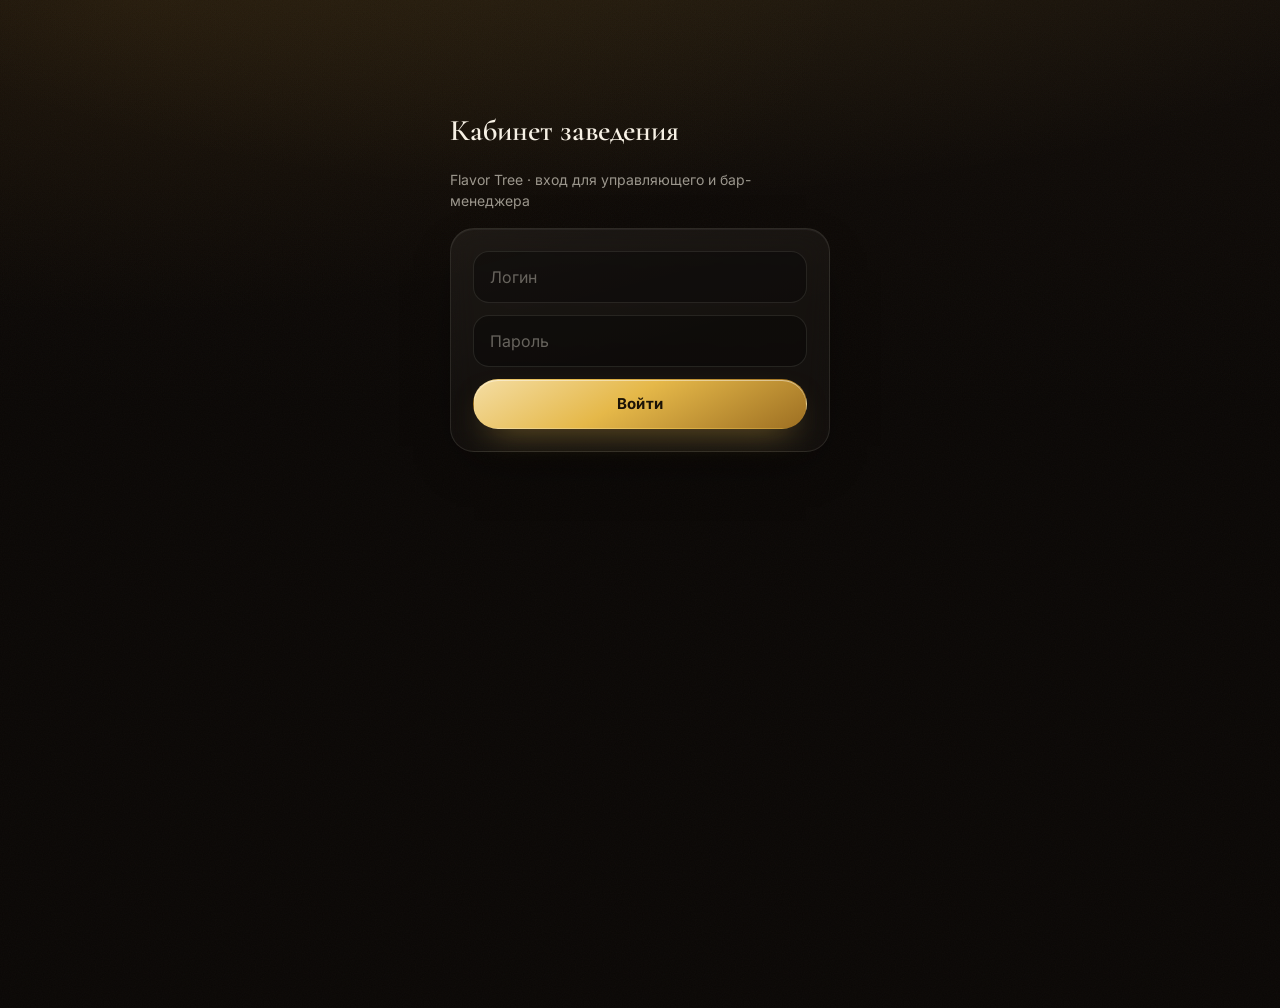
<file: dashboard.html>
<!DOCTYPE html>
<html lang="ru">
<head>
<meta charset="UTF-8">
<meta name="viewport" content="width=device-width, initial-scale=1.0">
<meta name="theme-color" content="#faf8f5">
<meta name="robots" content="noindex">
<title>Кабинет заведения — Flavor Tree</title>
<link rel="preconnect" href="https://fonts.googleapis.com">
<link rel="preconnect" href="https://fonts.gstatic.com" crossorigin>
<link href="https://fonts.googleapis.com/css2?family=Cormorant+Garamond:wght@500;600;700&family=Inter:wght@400;500;600;700;800&display=swap" rel="stylesheet">
<link rel="stylesheet" href="theme.css">
<style>
/* Легаси-имена переменных этой страницы → токены theme.css.
   Так рабочие экраны получают премиальную базу, не переписывая свою вёрстку. */
:root {
  --bg: var(--ink); --bg-2: var(--ink-2); --card: var(--surface); --card-2: var(--surface-2);
  --line: var(--hair); --line-strong: rgba(44,36,23,.24);
  --gold-2: var(--gold-soft); --gold-dim: rgba(155,107,61,.12);
  --text: var(--foam); --err: var(--danger); --warn: #e0894a;
  --radius: var(--r-lg); --radius-sm: var(--r);
  --head: var(--display); --body: var(--ui);
}
body { padding: 0 20px 60px; }
header.top select, header.top input { width: auto; min-height: 42px; padding: 9px 14px; }
.wrap { max-width: 1080px; margin: 0 auto; }
.hidden { display: none !important; }
.muted { color: var(--muted); font-size: 14px; }

/* Топбар */
header.top {
  display: flex; align-items: center; gap: 16px; flex-wrap: wrap;
  padding: 24px 0 20px; border-bottom: 1px solid var(--line); margin-bottom: 24px;
}
.brand { font-family: var(--head); font-size: 26px; font-weight: 600; }
.brand em { color: var(--gold); font-style: normal; }
.venue-chip {
  font-size: 13px; color: var(--muted);
  border: 1px solid var(--line); border-radius: 999px; padding: 5px 12px;
}
.plan { background: var(--gold-dim); color: var(--gold); border-color: transparent; }
header.top .right { margin-left: auto; display: flex; align-items: center; gap: 10px; }
.full { width: 100%; }

/* Логин */
.login { max-width: 380px; margin: 12vh auto; }
.login h1 { font-family: var(--head); font-size: 30px; font-weight: 600; margin-bottom: 6px; }
.login .card { padding: 22px; display: flex; flex-direction: column; gap: 12px; }
.login-err { color: var(--err); font-size: 13.5px; }

/* Карточки */
.card { padding: 18px; }
.grid { display: grid; gap: 14px; }
.kpis { grid-template-columns: repeat(auto-fit, minmax(190px, 1fr)); margin-bottom: 14px; }
.kpi .label { font-size: 11px; letter-spacing: .11em; text-transform: uppercase; color: var(--muted-2); }
.kpi .value { font-family: var(--head); font-size: 34px; font-weight: 600; line-height: 1.1; margin-top: 6px; }
.kpi .value.gold { color: var(--gold); }
.kpi .sub { font-size: 12.5px; color: var(--muted); margin-top: 4px; }
.two { grid-template-columns: 1fr 1fr; }
@media (max-width: 820px) { .two { grid-template-columns: 1fr; } }

h2.section {
  font-family: var(--head); font-size: 22px; font-weight: 600;
  margin: 26px 0 12px; display: flex; align-items: baseline; gap: 10px;
}
h2.section small { font-family: var(--body); font-size: 12px; color: var(--muted-2); font-weight: 400; }
h2.section small a { color: var(--gold); text-decoration: none; border-bottom: 1px dashed rgba(155,107,61,.4); }
h2.section small a:hover { border-bottom-style: solid; }

/* Воронка */
.funnel { display: flex; flex-direction: column; gap: 10px; }
.stage .row { display: flex; justify-content: space-between; font-size: 13.5px; margin-bottom: 5px; }
.stage .row b { font-family: var(--head); font-size: 17px; }
.bar { height: 9px; background: rgba(44,36,23,.08); border-radius: 999px; overflow: hidden; }
.bar i { display: block; height: 100%; background: linear-gradient(90deg, var(--gold), #b98c22); border-radius: 999px; }
.conv { font-size: 12px; color: var(--muted-2); margin-top: 3px; }

/* Таблицы */
table { width: 100%; border-collapse: collapse; font-size: 13.5px; }
th {
  text-align: left; font-size: 10.5px; letter-spacing: .1em; text-transform: uppercase;
  color: var(--muted-2); font-weight: 600; padding: 0 10px 9px 0; border-bottom: 1px solid var(--line);
}
td { padding: 10px 10px 10px 0; border-bottom: 1px solid rgba(44,36,23,.09); vertical-align: middle; }
tr:last-child td { border-bottom: none; }
td.num, th.num { text-align: right; padding-right: 0; font-variant-numeric: tabular-nums; }
.empty { color: var(--muted-2); font-size: 13.5px; padding: 14px 0; }

/* График сканов */
.chart { display: flex; align-items: flex-end; gap: 3px; height: 110px; margin-top: 6px; }
.chart .col { flex: 1; border-radius: 3px 3px 0 0; min-height: 2px; position: relative;
  /* на кремовом фоне 12% акцента не видно — берём плотнее */
  background: linear-gradient(180deg, rgba(155,107,61,.24), rgba(155,107,61,.46)); }
.chart .col:hover { background: var(--gold); }
.chart-x { display: flex; justify-content: space-between; font-size: 11px; color: var(--muted-2); margin-top: 6px; }

/* Стоп-лист */
.beer-row { display: flex; align-items: center; gap: 12px; padding: 11px 0; border-bottom: 1px solid rgba(44,36,23,.09); }
.beer-row:last-child { border-bottom: none; }
.beer-row .info { flex: 1; min-width: 0; }
.beer-row .bname { font-size: 14.5px; font-weight: 600; }
.beer-row .bmeta { font-size: 12px; color: var(--muted); }
.beer-row.off .bname { color: var(--muted-2); text-decoration: line-through; }
.toggle {
  border: 1px solid var(--line-strong); background: transparent; cursor: pointer;
  border-radius: 999px; padding: 6px 13px; font: inherit; font-size: 12px; color: var(--muted);
}
.toggle.on { background: rgba(110,193,138,.12); border-color: rgba(110,193,138,.4); color: var(--ok); }
.toggle.off { background: rgba(224,137,74,.12); border-color: rgba(224,137,74,.4); color: var(--warn); }

/* Столы */
.tables { display: grid; grid-template-columns: repeat(auto-fill, minmax(140px, 1fr)); gap: 10px; }
.table-card {
  background: var(--bg-2); border: 1px solid var(--line); border-radius: var(--radius-sm);
  padding: 12px; text-align: center;
}
.table-card .n { font-family: var(--head); font-size: 24px; color: var(--gold); }
.table-card .z { font-size: 11.5px; color: var(--muted); }
.table-card a { display: inline-block; margin-top: 8px; font-size: 11.5px; color: var(--muted); text-decoration: none; border-bottom: 1px dashed var(--line-strong); }
.table-card a:hover { color: var(--gold); }
.table-card.off { opacity: .45; }

.toast {
  position: fixed; right: 20px; bottom: 20px; left: auto; transform: none; z-index: 60;
  background: var(--card-2); border: 1px solid var(--line-strong); border-radius: var(--radius-sm);
  padding: 12px 16px; font-size: 14px; box-shadow: 0 12px 36px -14px rgba(44,36,23,.28);
}
.toast.err { border-color: rgba(194,79,56,.5); }
.spinner {
  width: 24px; height: 24px; margin: 60px auto;
  border: 2px solid var(--line-strong); border-top-color: var(--gold);
  border-radius: 50%; animation: spin .8s linear infinite;
}
@keyframes spin { to { transform: rotate(360deg); } }
footer.tiny { text-align: center; padding: 34px 0 6px; font-size: 11.5px; color: var(--muted-2); }
</style>
</head>
<body>
<div class="wrap">

  <!-- Вход -->
  <section id="login" class="login hidden">
    <h1>Кабинет заведения</h1>
    <p class="muted" style="margin-bottom:16px">Flavor Tree · вход для управляющего и бар-менеджера</p>
    <div class="card">
      <input type="text" id="username" placeholder="Логин" autocomplete="username">
      <input type="password" id="password" placeholder="Пароль" autocomplete="current-password">
      <div class="login-err hidden" id="login-err"></div>
      <button class="primary full" id="login-go">Войти</button>
    </div>
  </section>

  <div id="loading" class="spinner"></div>

  <!-- Дашборд -->
  <main id="app" class="hidden">
    <header class="top">
      <div class="brand">Flavor<em>Tree</em></div>
      <span class="venue-chip" id="venue-chip"></span>
      <span class="venue-chip plan" id="plan-chip"></span>
      <div class="right">
        <select id="period">
          <option value="7">7 дней</option>
          <option value="30" selected>30 дней</option>
          <option value="90">90 дней</option>
        </select>
        <button class="ghost" id="refresh">Обновить</button>
        <button class="ghost" id="logout">Выйти</button>
      </div>
    </header>

    <div class="grid kpis" id="kpis"></div>

    <div class="grid two">
      <div>
        <h2 class="section">Воронка <small id="funnel-period"></small></h2>
        <div class="card funnel" id="funnel"></div>
      </div>
      <div>
        <h2 class="section">Сканы по дням</h2>
        <div class="card" id="chart-card"></div>
      </div>
    </div>

    <div class="grid two">
      <div>
        <h2 class="section">Связки блюдо → пиво <small>что реально заказывают</small></h2>
        <div class="card" id="pairs"></div>
      </div>
      <div>
        <h2 class="section">Топ пива <small>по заказам и выручке</small></h2>
        <div class="card" id="beers"></div>
      </div>
    </div>

    <h2 class="section">Пивная карта и стоп-лист <small>выключите — Макс перестанет советовать</small></h2>
    <div class="card" id="beer-card"></div>

    <div class="grid two">
      <div>
        <h2 class="section">Обучение персонала
          <small><a href="train.html" target="_blank" rel="noopener">школа сомелье →</a></small>
        </h2>
        <div class="card" id="staff"></div>
      </div>
      <div>
        <h2 class="section"><span id="points-title">Столы и QR</span> <small id="points-hint">ссылки для печати тейбл-тентов</small></h2>
        <div class="card"><div class="tables" id="tables"></div></div>
      </div>
    </div>

    <footer class="tiny">Flavor Tree · сенсорная платформа Efes Kazakhstan</footer>
  </main>
</div>

<script src="config.js"></script>
<script src="api.js"></script>
<script src="dashboard.js"></script>
</body>
</html>
</file>
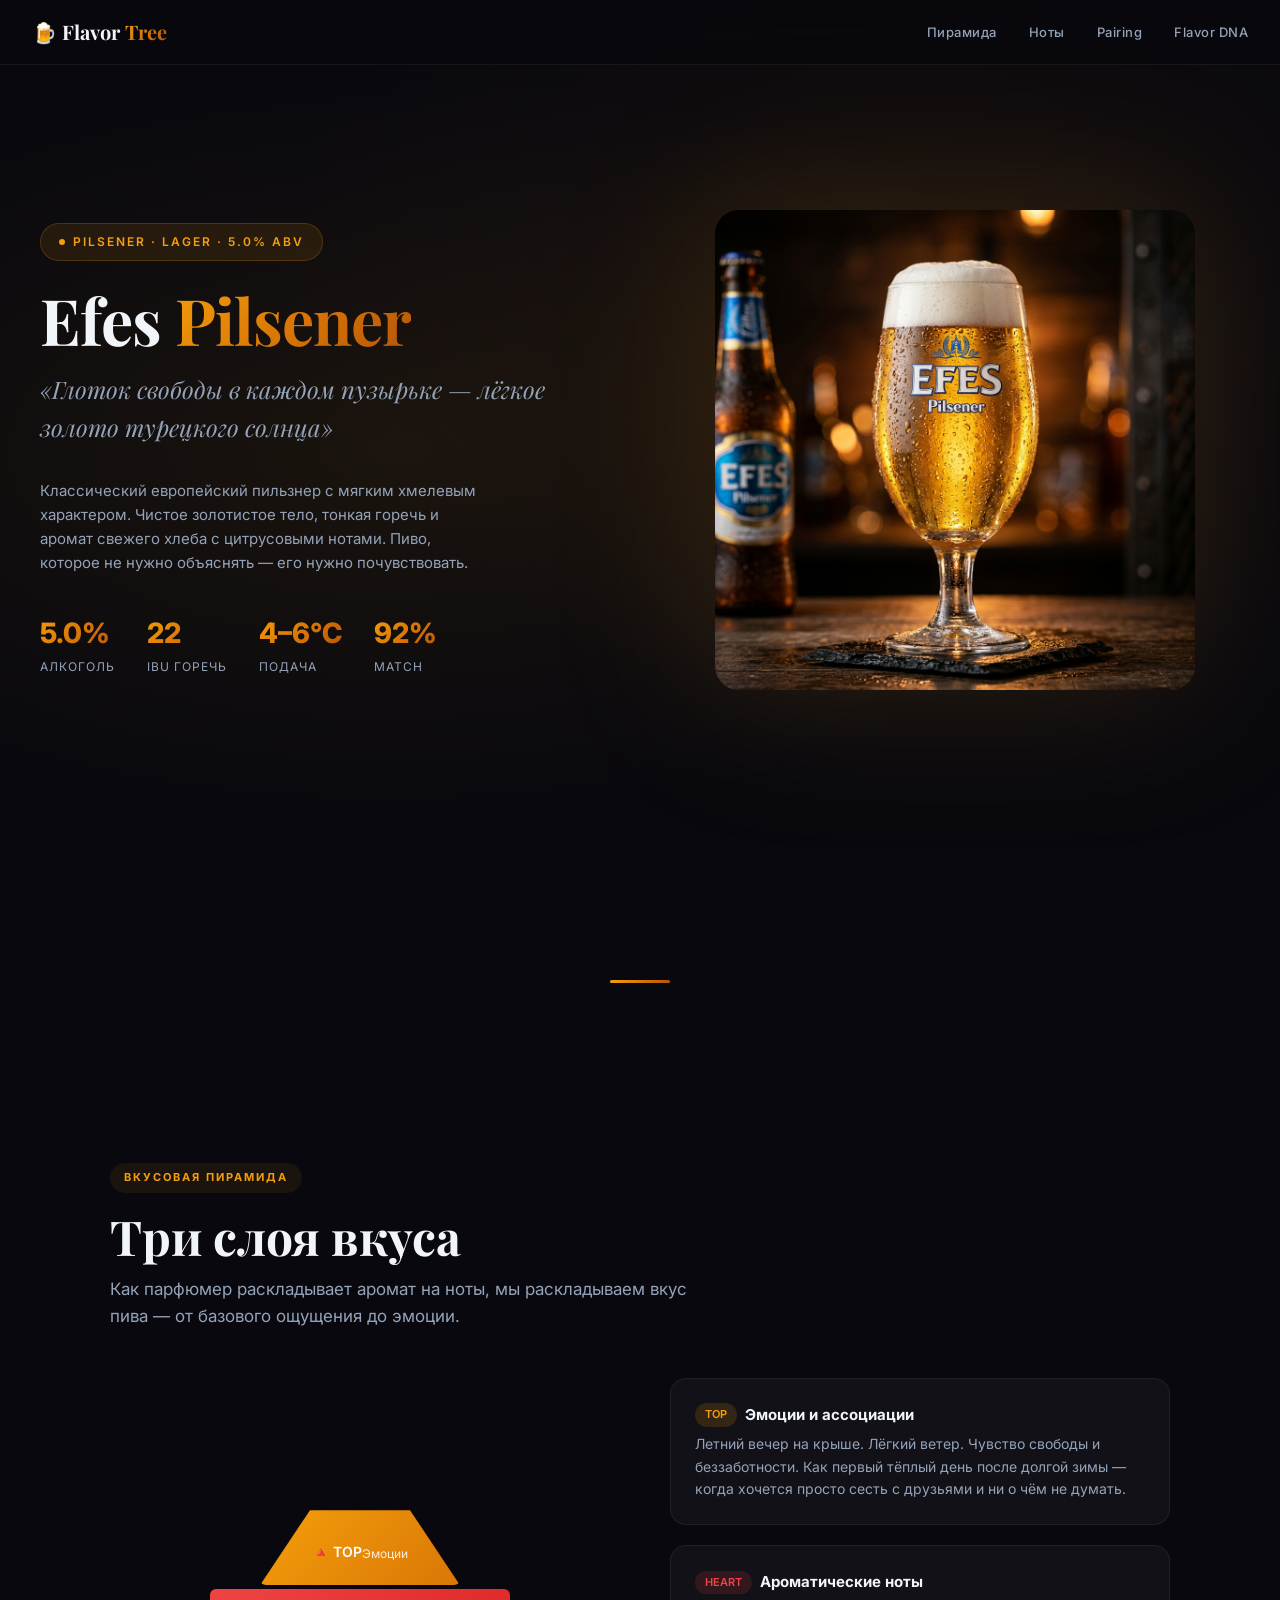
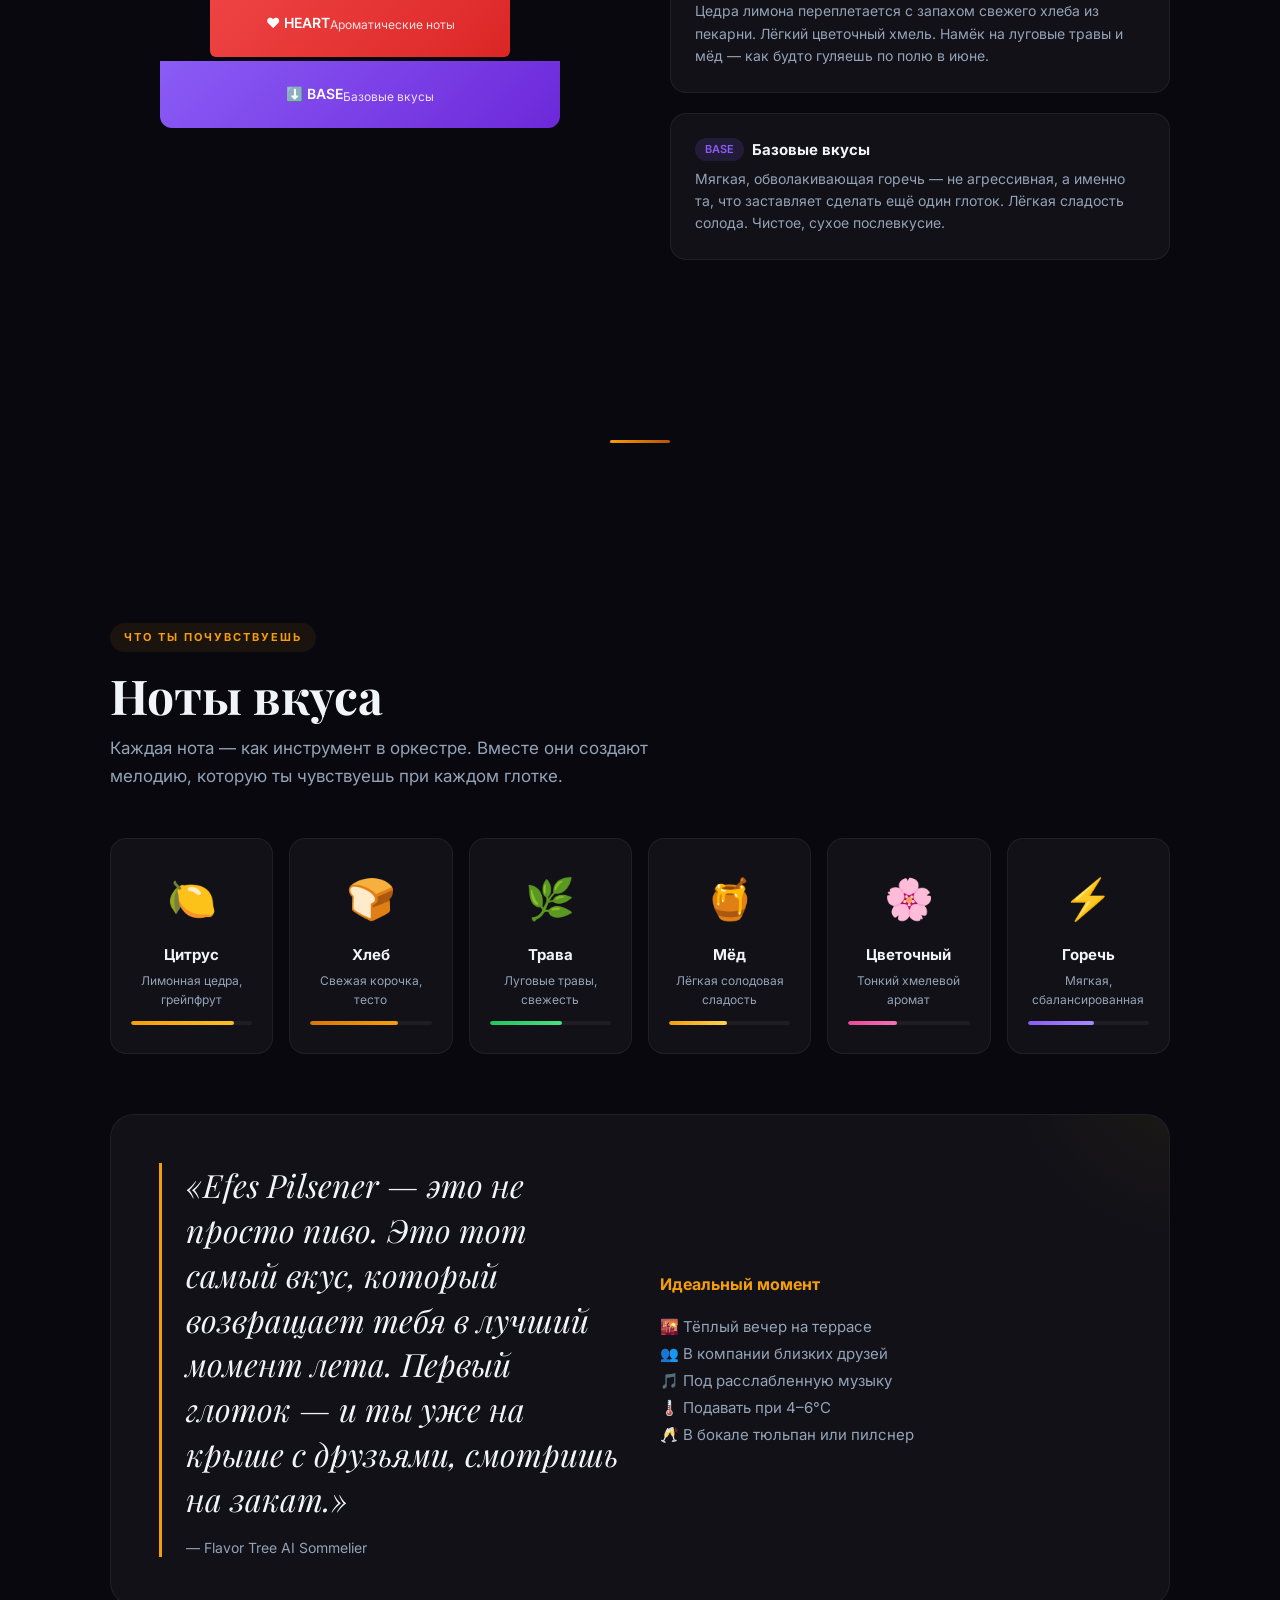
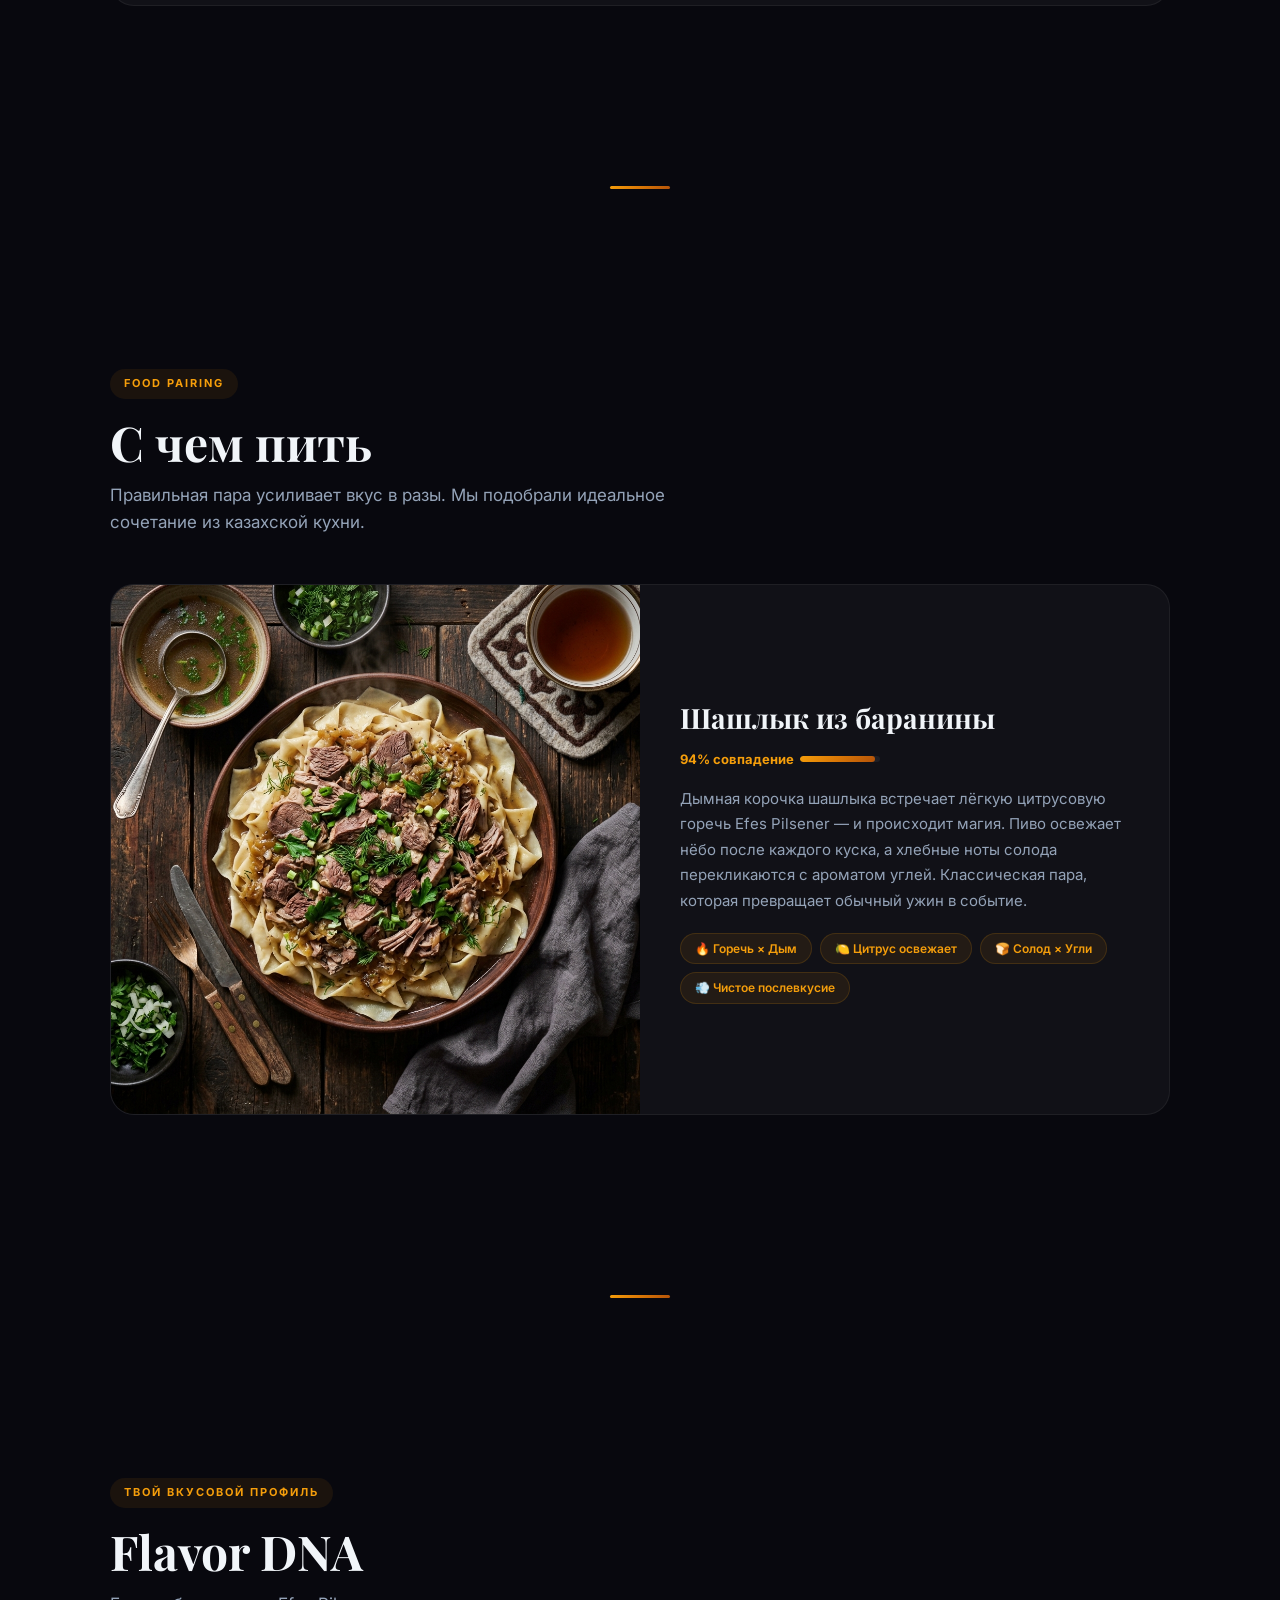
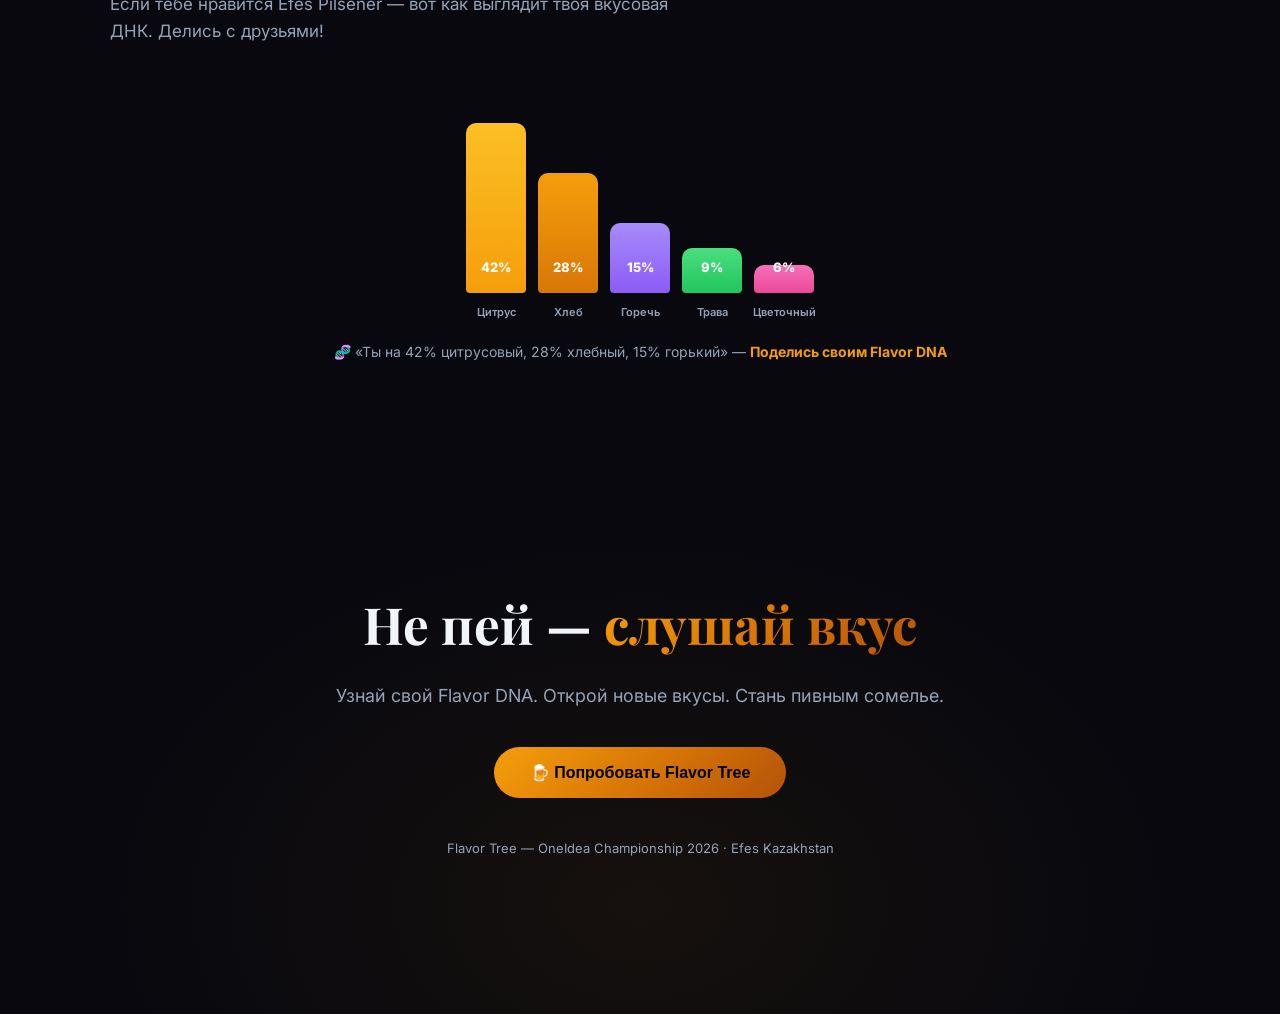
<file: demo.html>
<!DOCTYPE html>
<html lang="ru">
<head>
<meta charset="UTF-8">
<meta name="viewport" content="width=device-width, initial-scale=1.0">
<title>Flavor Tree — Efes Pilsener</title>
<link href="https://fonts.googleapis.com/css2?family=Inter:wght@300;400;500;600;700;800;900&family=Playfair+Display:ital,wght@0,400;0,700;1,400;1,700&display=swap" rel="stylesheet">
<style>
*{margin:0;padding:0;box-sizing:border-box}
:root{--bg:#08080e;--card:rgba(255,255,255,0.04);--accent:#f59e0b;--accent2:#d97706;--gold:linear-gradient(135deg,#f59e0b,#d97706,#b45309);--text:#f1f5f9;--muted:#94a3b8;--border:rgba(255,255,255,0.06);--glass:rgba(255,255,255,0.03)}
html{scroll-behavior:smooth}
body{font-family:'Inter',sans-serif;background:var(--bg);color:var(--text);overflow-x:hidden;line-height:1.6}

/* Scrollbar */
::-webkit-scrollbar{width:6px}
::-webkit-scrollbar-track{background:transparent}
::-webkit-scrollbar-thumb{background:var(--accent);border-radius:3px}

/* Hero */
.hero{min-height:100vh;display:flex;align-items:center;justify-content:center;position:relative;overflow:hidden;padding:40px 20px}
.hero::before{content:'';position:absolute;inset:0;background:radial-gradient(ellipse at 30% 50%,rgba(245,158,11,0.08),transparent 60%),radial-gradient(ellipse at 70% 30%,rgba(217,119,6,0.06),transparent 50%)}
.hero-inner{display:grid;grid-template-columns:1fr 1fr;gap:60px;max-width:1200px;width:100%;align-items:center;position:relative;z-index:2}
.hero-text{padding-right:20px}
.hero-tag{display:inline-flex;align-items:center;gap:8px;background:rgba(245,158,11,0.1);border:1px solid rgba(245,158,11,0.2);padding:8px 18px;border-radius:50px;font-size:12px;font-weight:600;color:var(--accent);text-transform:uppercase;letter-spacing:2px;margin-bottom:24px}
.hero-tag .dot{width:6px;height:6px;border-radius:50%;background:var(--accent);animation:pulse 2s infinite}
@keyframes pulse{0%,100%{opacity:1}50%{opacity:.3}}
.hero h1{font-family:'Playfair Display',serif;font-size:clamp(42px,5vw,68px);line-height:1.08;margin-bottom:16px;letter-spacing:-1px}
.hero h1 .gold{background:var(--gold);-webkit-background-clip:text;-webkit-text-fill-color:transparent}
.hero .subtitle{font-family:'Playfair Display',serif;font-style:italic;font-size:clamp(18px,2vw,24px);color:var(--muted);margin-bottom:32px}
.hero .stats-row{display:flex;gap:32px;margin-top:36px}
.stat-item{text-align:left}
.stat-item .val{font-size:28px;font-weight:800;background:var(--gold);-webkit-background-clip:text;-webkit-text-fill-color:transparent}
.stat-item .lbl{font-size:12px;color:var(--muted);margin-top:2px;text-transform:uppercase;letter-spacing:1px}
.hero-img{position:relative;display:flex;justify-content:center;align-items:center}
.hero-img img{width:100%;max-width:480px;border-radius:24px;filter:drop-shadow(0 0 80px rgba(245,158,11,0.15));animation:float 6s ease-in-out infinite}
@keyframes float{0%,100%{transform:translateY(0)}50%{transform:translateY(-12px)}}
.hero-glow{position:absolute;width:300px;height:300px;background:radial-gradient(circle,rgba(245,158,11,0.12),transparent 70%);border-radius:50%;top:50%;left:50%;transform:translate(-50%,-50%);filter:blur(40px);pointer-events:none}

/* Sections */
section{padding:100px 20px;max-width:1100px;margin:0 auto}
.section-tag{display:inline-block;font-size:11px;font-weight:700;text-transform:uppercase;letter-spacing:2px;color:var(--accent);margin-bottom:16px;background:rgba(245,158,11,0.08);padding:6px 14px;border-radius:20px}
.section-title{font-family:'Playfair Display',serif;font-size:clamp(32px,4vw,48px);margin-bottom:12px;line-height:1.15}
.section-desc{color:var(--muted);font-size:17px;max-width:600px;margin-bottom:48px}

/* Flavor Pyramid */
.pyramid-wrap{display:grid;grid-template-columns:1fr 1fr;gap:60px;align-items:center}
.pyramid{display:flex;flex-direction:column;align-items:center;gap:4px}
.pyr-level{display:flex;align-items:center;justify-content:center;text-align:center;padding:22px 16px;font-weight:600;font-size:14px;color:#fff;border-radius:6px;position:relative;transition:all .4s;cursor:default}
.pyr-level:hover{transform:scale(1.04);filter:brightness(1.15)}
.pyr-level:nth-child(1){background:linear-gradient(135deg,#f59e0b,#d97706);width:200px;clip-path:polygon(25% 0,75% 0,100% 100%,0 100%);padding-top:30px}
.pyr-level:nth-child(2){background:linear-gradient(135deg,#ef4444,#dc2626);width:300px}
.pyr-level:nth-child(3){background:linear-gradient(135deg,#8b5cf6,#6d28d9);width:400px;border-radius:0 0 12px 12px}
.pyr-level small{display:block;font-weight:400;opacity:.85;font-size:12px;margin-top:4px}
.pyr-details{display:flex;flex-direction:column;gap:20px}
.pyr-card{background:var(--card);border:1px solid var(--border);border-radius:16px;padding:24px;transition:all .3s}
.pyr-card:hover{border-color:var(--accent);transform:translateX(6px)}
.pyr-card h4{font-size:15px;margin-bottom:6px;display:flex;align-items:center;gap:8px}
.pyr-card p{font-size:14px;color:var(--muted);line-height:1.6}
.pyr-card .badge{font-size:11px;padding:3px 10px;border-radius:12px;font-weight:600}
.badge-top{background:rgba(245,158,11,0.15);color:#f59e0b}
.badge-heart{background:rgba(239,68,68,0.15);color:#ef4444}
.badge-base{background:rgba(139,92,246,0.15);color:#8b5cf6}

/* Tasting Notes */
.notes-grid{display:grid;grid-template-columns:repeat(auto-fit,minmax(160px,1fr));gap:16px}
.note-card{background:var(--card);border:1px solid var(--border);border-radius:16px;padding:28px 20px;text-align:center;transition:all .4s;cursor:default}
.note-card:hover{border-color:var(--accent);transform:translateY(-6px);box-shadow:0 20px 40px rgba(245,158,11,0.08)}
.note-card .emoji{font-size:40px;margin-bottom:12px;display:block}
.note-card h4{font-size:15px;font-weight:700;margin-bottom:4px}
.note-card p{font-size:12px;color:var(--muted)}
.note-bar{height:4px;border-radius:2px;margin-top:12px;overflow:hidden;background:rgba(255,255,255,0.05)}
.note-bar-fill{height:100%;border-radius:2px;transition:width 1.5s ease}

/* Sensation */
.sensation{background:var(--card);border:1px solid var(--border);border-radius:24px;padding:48px;margin-top:60px;position:relative;overflow:hidden}
.sensation::before{content:'';position:absolute;top:-50%;right:-20%;width:400px;height:400px;background:radial-gradient(circle,rgba(245,158,11,0.06),transparent 60%);pointer-events:none}
.sensation-grid{display:grid;grid-template-columns:1fr 1fr;gap:40px;align-items:center;position:relative;z-index:2}
.sensation blockquote{font-family:'Playfair Display',serif;font-style:italic;font-size:clamp(22px,2.5vw,32px);line-height:1.4;color:var(--text);border-left:3px solid var(--accent);padding-left:24px}
.sensation blockquote footer{font-family:'Inter',sans-serif;font-style:normal;font-size:14px;color:var(--muted);margin-top:16px}

/* Food Pairing */
.pairing-card{display:grid;grid-template-columns:1fr 1fr;gap:0;background:var(--card);border:1px solid var(--border);border-radius:24px;overflow:hidden;transition:all .4s}
.pairing-card:hover{border-color:var(--accent)}
.pairing-img{width:100%;height:100%;min-height:320px;object-fit:cover}
.pairing-info{padding:40px;display:flex;flex-direction:column;justify-content:center}
.pairing-info h3{font-family:'Playfair Display',serif;font-size:28px;margin-bottom:8px}
.pairing-info .match{display:inline-flex;align-items:center;gap:6px;font-size:13px;font-weight:700;color:var(--accent);margin-bottom:16px}
.pairing-info .match .bar{width:80px;height:6px;border-radius:3px;background:rgba(255,255,255,0.06);overflow:hidden}
.pairing-info .match .bar span{display:block;height:100%;width:94%;background:var(--gold);border-radius:3px}
.pairing-info p{color:var(--muted);font-size:15px;line-height:1.7}
.pairing-why{margin-top:20px;display:flex;flex-wrap:wrap;gap:8px}
.pairing-why span{background:rgba(245,158,11,0.08);border:1px solid rgba(245,158,11,0.15);color:var(--accent);padding:5px 14px;border-radius:20px;font-size:12px;font-weight:600}

/* CTA */
.cta{text-align:center;padding:120px 20px;position:relative}
.cta::before{content:'';position:absolute;inset:0;background:radial-gradient(ellipse at 50% 80%,rgba(245,158,11,0.06),transparent 60%)}
.cta h2{font-family:'Playfair Display',serif;font-size:clamp(36px,4vw,56px);margin-bottom:16px;position:relative;z-index:2}
.cta p{color:var(--muted);font-size:18px;margin-bottom:36px;position:relative;z-index:2}
.cta-btn{display:inline-flex;align-items:center;gap:10px;background:var(--gold);color:#000;padding:16px 36px;border-radius:50px;font-size:16px;font-weight:700;text-decoration:none;transition:all .3s;position:relative;z-index:2;border:none;cursor:pointer}
.cta-btn:hover{transform:translateY(-3px);box-shadow:0 20px 40px rgba(245,158,11,0.25)}

/* Flavor DNA */
.dna-wrap{display:flex;gap:12px;align-items:flex-end;height:200px;margin-top:40px;justify-content:center}
.dna-bar{width:60px;border-radius:10px 10px 4px 4px;transition:height 1.5s ease;display:flex;flex-direction:column;justify-content:flex-end;align-items:center;padding-bottom:10px;position:relative;cursor:default}
.dna-bar:hover{filter:brightness(1.2)}
.dna-bar .pct{font-size:13px;font-weight:800;color:#fff;margin-bottom:6px}
.dna-bar .name{position:absolute;bottom:-28px;font-size:11px;color:var(--muted);white-space:nowrap;font-weight:600}

/* Nav */
.topnav{position:fixed;top:0;left:0;right:0;z-index:1000;padding:16px 32px;display:flex;justify-content:space-between;align-items:center;backdrop-filter:blur(20px);background:rgba(8,8,14,0.7);border-bottom:1px solid var(--border);transition:all .3s}
.topnav .logo{font-family:'Playfair Display',serif;font-size:20px;font-weight:700}
.topnav .logo span{background:var(--gold);-webkit-background-clip:text;-webkit-text-fill-color:transparent}
.topnav nav a{color:var(--muted);text-decoration:none;font-size:13px;font-weight:500;margin-left:28px;transition:color .2s;letter-spacing:.5px}
.topnav nav a:hover{color:var(--accent)}

/* Divider */
.divider{width:60px;height:3px;background:var(--gold);border-radius:2px;margin:80px auto}

/* Responsive */
@media(max-width:768px){
  .hero-inner,.pyramid-wrap,.sensation-grid,.pairing-card{grid-template-columns:1fr}
  .hero-img{order:-1}
  .hero .stats-row{flex-wrap:wrap;gap:20px}
  .sensation{padding:28px}
  .pairing-img{min-height:220px}
  .topnav nav{display:none}
}

/* Animations */
.fade-in{opacity:0;transform:translateY(30px);transition:all .8s cubic-bezier(.4,0,.2,1)}
.fade-in.visible{opacity:1;transform:translateY(0)}
</style>
</head>
<body>

<div class="topnav">
  <div class="logo">🍺 Flavor <span>Tree</span></div>
  <nav>
    <a href="#pyramid">Пирамида</a>
    <a href="#notes">Ноты</a>
    <a href="#pairing">Pairing</a>
    <a href="#dna">Flavor DNA</a>
  </nav>
</div>

<!-- HERO -->
<div class="hero">
  <div class="hero-inner">
    <div class="hero-text">
      <div class="hero-tag"><span class="dot"></span> Pilsener · Lager · 5.0% ABV</div>
      <h1>Efes <span class="gold">Pilsener</span></h1>
      <p class="subtitle">«Глоток свободы в каждом пузырьке — лёгкое золото турецкого солнца»</p>
      <p style="color:var(--muted);font-size:15px;max-width:440px">Классический европейский пильзнер с мягким хмелевым характером. Чистое золотистое тело, тонкая горечь и аромат свежего хлеба с цитрусовыми нотами. Пиво, которое не нужно объяснять — его нужно почувствовать.</p>
      <div class="stats-row">
        <div class="stat-item"><div class="val">5.0%</div><div class="lbl">Алкоголь</div></div>
        <div class="stat-item"><div class="val">22</div><div class="lbl">IBU горечь</div></div>
        <div class="stat-item"><div class="val">4–6°C</div><div class="lbl">Подача</div></div>
        <div class="stat-item"><div class="val">92%</div><div class="lbl">Match</div></div>
      </div>
    </div>
    <div class="hero-img">
      <div class="hero-glow"></div>
      <img src="beer.png" alt="Efes Pilsener">
    </div>
  </div>
</div>

<div class="divider"></div>

<!-- FLAVOR PYRAMID -->
<section id="pyramid">
  <span class="section-tag">Вкусовая пирамида</span>
  <h2 class="section-title">Три слоя вкуса</h2>
  <p class="section-desc">Как парфюмер раскладывает аромат на ноты, мы раскладываем вкус пива — от базового ощущения до эмоции.</p>
  <div class="pyramid-wrap">
    <div class="pyramid fade-in">
      <div class="pyr-level">🔺 TOP<small>Эмоции</small></div>
      <div class="pyr-level">❤️ HEART<small>Ароматические ноты</small></div>
      <div class="pyr-level">⬇️ BASE<small>Базовые вкусы</small></div>
    </div>
    <div class="pyr-details fade-in">
      <div class="pyr-card">
        <h4><span class="badge badge-top">TOP</span> Эмоции и ассоциации</h4>
        <p>Летний вечер на крыше. Лёгкий ветер. Чувство свободы и беззаботности. Как первый тёплый день после долгой зимы — когда хочется просто сесть с друзьями и ни о чём не думать.</p>
      </div>
      <div class="pyr-card">
        <h4><span class="badge badge-heart">HEART</span> Ароматические ноты</h4>
        <p>Цедра лимона переплетается с запахом свежего хлеба из пекарни. Лёгкий цветочный хмель. Намёк на луговые травы и мёд — как будто гуляешь по полю в июне.</p>
      </div>
      <div class="pyr-card">
        <h4><span class="badge badge-base">BASE</span> Базовые вкусы</h4>
        <p>Мягкая, обволакивающая горечь — не агрессивная, а именно та, что заставляет сделать ещё один глоток. Лёгкая сладость солода. Чистое, сухое послевкусие.</p>
      </div>
    </div>
  </div>
</section>

<div class="divider"></div>

<!-- TASTING NOTES -->
<section id="notes">
  <span class="section-tag">Что ты почувствуешь</span>
  <h2 class="section-title">Ноты вкуса</h2>
  <p class="section-desc">Каждая нота — как инструмент в оркестре. Вместе они создают мелодию, которую ты чувствуешь при каждом глотке.</p>
  <div class="notes-grid">
    <div class="note-card fade-in">
      <span class="emoji">🍋</span>
      <h4>Цитрус</h4>
      <p>Лимонная цедра, грейпфрут</p>
      <div class="note-bar"><div class="note-bar-fill" style="width:85%;background:linear-gradient(90deg,#f59e0b,#fbbf24)"></div></div>
    </div>
    <div class="note-card fade-in">
      <span class="emoji">🍞</span>
      <h4>Хлеб</h4>
      <p>Свежая корочка, тесто</p>
      <div class="note-bar"><div class="note-bar-fill" style="width:72%;background:linear-gradient(90deg,#d97706,#f59e0b)"></div></div>
    </div>
    <div class="note-card fade-in">
      <span class="emoji">🌿</span>
      <h4>Трава</h4>
      <p>Луговые травы, свежесть</p>
      <div class="note-bar"><div class="note-bar-fill" style="width:60%;background:linear-gradient(90deg,#22c55e,#4ade80)"></div></div>
    </div>
    <div class="note-card fade-in">
      <span class="emoji">🍯</span>
      <h4>Мёд</h4>
      <p>Лёгкая солодовая сладость</p>
      <div class="note-bar"><div class="note-bar-fill" style="width:48%;background:linear-gradient(90deg,#f59e0b,#fcd34d)"></div></div>
    </div>
    <div class="note-card fade-in">
      <span class="emoji">🌸</span>
      <h4>Цветочный</h4>
      <p>Тонкий хмелевой аромат</p>
      <div class="note-bar"><div class="note-bar-fill" style="width:40%;background:linear-gradient(90deg,#ec4899,#f472b6)"></div></div>
    </div>
    <div class="note-card fade-in">
      <span class="emoji">⚡</span>
      <h4>Горечь</h4>
      <p>Мягкая, сбалансированная</p>
      <div class="note-bar"><div class="note-bar-fill" style="width:55%;background:linear-gradient(90deg,#8b5cf6,#a78bfa)"></div></div>
    </div>
  </div>

  <!-- Sensation Quote -->
  <div class="sensation fade-in">
    <div class="sensation-grid">
      <blockquote>
        «Efes Pilsener — это не просто пиво. Это тот самый вкус, который возвращает тебя в лучший момент лета. Первый глоток — и ты уже на крыше с друзьями, смотришь на закат.»
        <footer>— Flavor Tree AI Sommelier</footer>
      </blockquote>
      <div>
        <h4 style="margin-bottom:16px;color:var(--accent)">Идеальный момент</h4>
        <p style="color:var(--muted);font-size:15px;line-height:1.8">
          🌇 Тёплый вечер на террасе<br>
          👥 В компании близких друзей<br>
          🎵 Под расслабленную музыку<br>
          🌡️ Подавать при 4–6°C<br>
          🥂 В бокале тюльпан или пилснер
        </p>
      </div>
    </div>
  </div>
</section>

<div class="divider"></div>

<!-- FOOD PAIRING -->
<section id="pairing">
  <span class="section-tag">Food Pairing</span>
  <h2 class="section-title">С чем пить</h2>
  <p class="section-desc">Правильная пара усиливает вкус в разы. Мы подобрали идеальное сочетание из казахской кухни.</p>
  <div class="pairing-card fade-in">
    <img src="food.png" alt="Бешбармак" class="pairing-img">
    <div class="pairing-info">
      <h3>Шашлык из баранины</h3>
      <div class="match">
        94% совпадение
        <div class="bar"><span></span></div>
      </div>
      <p>Дымная корочка шашлыка встречает лёгкую цитрусовую горечь Efes Pilsener — и происходит магия. Пиво освежает нёбо после каждого куска, а хлебные ноты солода перекликаются с ароматом углей. Классическая пара, которая превращает обычный ужин в событие.</p>
      <div class="pairing-why">
        <span>🔥 Горечь × Дым</span>
        <span>🍋 Цитрус освежает</span>
        <span>🍞 Солод × Угли</span>
        <span>💨 Чистое послевкусие</span>
      </div>
    </div>
  </div>
</section>

<div class="divider"></div>

<!-- FLAVOR DNA -->
<section id="dna">
  <span class="section-tag">Твой вкусовой профиль</span>
  <h2 class="section-title">Flavor DNA</h2>
  <p class="section-desc">Если тебе нравится Efes Pilsener — вот как выглядит твоя вкусовая ДНК. Делись с друзьями!</p>
  <div class="dna-wrap fade-in">
    <div class="dna-bar" style="height:170px;background:linear-gradient(180deg,#fbbf24,#f59e0b)"><span class="pct">42%</span><span class="name">Цитрус</span></div>
    <div class="dna-bar" style="height:120px;background:linear-gradient(180deg,#f59e0b,#d97706)"><span class="pct">28%</span><span class="name">Хлеб</span></div>
    <div class="dna-bar" style="height:70px;background:linear-gradient(180deg,#a78bfa,#8b5cf6)"><span class="pct">15%</span><span class="name">Горечь</span></div>
    <div class="dna-bar" style="height:45px;background:linear-gradient(180deg,#4ade80,#22c55e)"><span class="pct">9%</span><span class="name">Трава</span></div>
    <div class="dna-bar" style="height:28px;background:linear-gradient(180deg,#f472b6,#ec4899)"><span class="pct">6%</span><span class="name">Цветочный</span></div>
  </div>
  <p style="text-align:center;color:var(--muted);margin-top:48px;font-size:14px">
    🧬 «Ты на 42% цитрусовый, 28% хлебный, 15% горький» — <strong style="color:var(--accent)">Поделись своим Flavor DNA</strong>
  </p>
</section>

<!-- CTA -->
<div class="cta">
  <h2>Не пей — <span style="background:var(--gold);-webkit-background-clip:text;-webkit-text-fill-color:transparent">слушай вкус</span></h2>
  <p>Узнай свой Flavor DNA. Открой новые вкусы. Стань пивным сомелье.</p>
  <button class="cta-btn" onclick="alert('🍺 Coming soon! Flavor Tree — OneIdea Championship 2026')">
    🍺 Попробовать Flavor Tree
  </button>
  <p style="margin-top:40px;font-size:13px;color:var(--muted)">Flavor Tree — OneIdea Championship 2026 · Efes Kazakhstan</p>
</div>

<script>
// Scroll animations
const obs = new IntersectionObserver((entries) => {
  entries.forEach(e => { if(e.isIntersecting) e.target.classList.add('visible') });
}, { threshold: 0.15 });
document.querySelectorAll('.fade-in').forEach(el => obs.observe(el));

// Smooth nav highlight
document.querySelectorAll('.topnav nav a').forEach(a => {
  a.addEventListener('click', e => {
    e.preventDefault();
    document.querySelector(a.getAttribute('href')).scrollIntoView({ behavior: 'smooth' });
  });
});
</script>

</body>
</html>
</file>
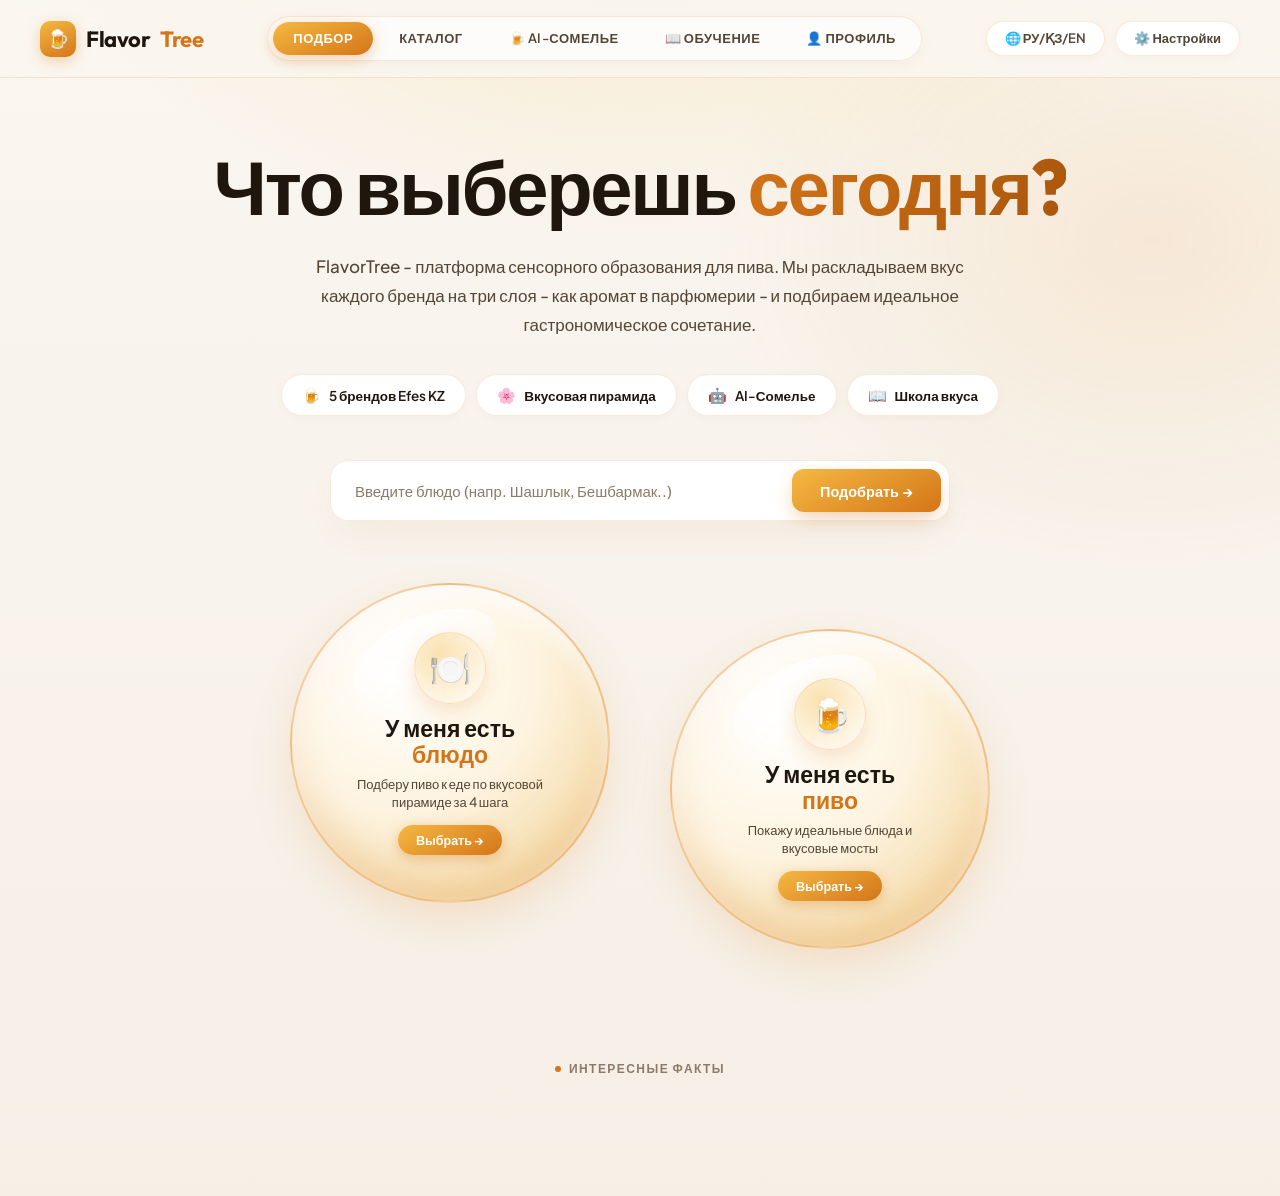
<file: fjisk.html>
<!DOCTYPE html>
<html lang="ru">
<head>
<meta charset="UTF-8">
<meta name="viewport" content="width=device-width, initial-scale=1.0">
<title>Flavor Tree - Что выберешь сегодня?</title>
<link rel="preconnect" href="https://fonts.googleapis.com">
<link href="https://fonts.googleapis.com/css2?family=Outfit:wght@400;500;600;700;800&family=Plus+Jakarta+Sans:wght@400;500;600;700;800&display=swap" rel="stylesheet">
<style>
  :root {
    --bg-0: #FAF6F0;
    --bg-1: #FFFFFF;
    --bg-2: #FFFDF9;
    --beer-light: #E08A28;
    --beer-mid: #D47519;
    --beer-deep: #A8550C;
    --beer-accent: #F5B942;
    --foam: #1F160E;
    --foam-dim: #544637;
    --muted: #8C7B68;
    --line: rgba(224,138,40,0.18);
    --line-subtle: rgba(224,138,40,0.1);
    --glass: rgba(255,255,255,0.75);
    --shadow-soft: 0 16px 40px -12px rgba(180,100,20,0.09);
    --shadow-hover: 0 24px 50px -10px rgba(224,138,40,0.22);
  }

  * {
    box-sizing: border-box;
    margin: 0;
    padding: 0;
  }

  html, body {
    background: var(--bg-0);
    color: var(--foam);
    font-family: 'Plus Jakarta Sans', sans-serif;
    overflow-x: hidden;
  }

  body {
    position: relative;
    min-height: 100vh;
    background:
      radial-gradient(ellipse 1000px 600px at 50% -10%, rgba(245,185,66,0.22), transparent 60%),
      radial-gradient(ellipse 800px 600px at 90% 20%, rgba(224,138,40,0.12), transparent 55%),
      linear-gradient(180deg, #FAF6F0 0%, #F5EFE6 100%);
  }

  #bubbles {
    position: fixed;
    inset: 0;
    pointer-events: none;
    z-index: 0;
    overflow: hidden;
  }

  .bubble {
    position: absolute;
    bottom: -40px;
    border-radius: 50%;
    background: radial-gradient(circle at 32% 28%, rgba(255,255,255,0.95), rgba(245,185,66,0.3) 45%, rgba(224,138,40,0.06) 75%);
    border: 1px solid rgba(224,138,40,0.25);
    box-shadow: 0 2px 8px rgba(245,185,66,0.2);
    animation-name: rise;
    animation-timing-function: linear;
    animation-iteration-count: infinite;
    opacity: 0;
  }

  @keyframes rise {
    0% { transform: translateY(0) translateX(0); opacity: 0; }
    100% { transform: translateY(-112vh) translateX(var(--drift, 30px)); opacity: 0; }
    10% { opacity: 0.8; }
    90% { opacity: 0.4; }
  }

  .wrap {
    position: relative;
    z-index: 1;
    max-width: 1280px;
    margin: 0 auto;
    padding: 0 40px;
  }

  nav {
    display: flex;
    align-items: center;
    justify-content: space-between;
    padding: 16px 40px;
    border-bottom: 1px solid var(--line);
    position: sticky;
    top: 0;
    z-index: 100;
    background: rgba(250,246,240,0.88);
    backdrop-filter: blur(16px);
    transition: all 0.3s ease;
  }

  .logo {
    display: flex;
    align-items: center;
    gap: 10px;
    font-family: 'Outfit', sans-serif;
    font-size: 22px;
    font-weight: 700;
    color: var(--foam);
    letter-spacing: -0.02em;
  }

  .logo .mark {
    width: 36px;
    height: 36px;
    border-radius: 10px;
    background: linear-gradient(155deg, #F5B942, var(--beer-mid));
    display: flex;
    align-items: center;
    justify-content: center;
    font-size: 18px;
    box-shadow: 0 4px 14px rgba(224,138,40,0.35);
  }

  .logo .tree {
    color: var(--beer-mid);
  }

  .nav-sticky-title {
    position: absolute;
    left: 50%;
    top: 100%;
    transform: translateX(-50%) translateY(-100%);
    opacity: 0;
    pointer-events: none;
    font-family: 'Outfit', sans-serif;
    font-size: 15px;
    font-weight: 800;
    color: var(--foam);
    background: linear-gradient(135deg, rgba(255,255,255,0.96), rgba(253,243,222,0.96));
    border: 1.5px solid var(--line);
    padding: 8px 24px;
    border-radius: 999px;
    box-shadow: 0 10px 28px rgba(224,138,40,0.22);
    transition: transform 0.45s cubic-bezier(0.16, 1, 0.3, 1), opacity 0.35s ease;
    display: flex;
    align-items: center;
    gap: 8px;
    white-space: nowrap;
    z-index: -1;
  }

  .nav-sticky-title.visible {
    opacity: 1;
    transform: translateX(-50%) translateY(12px);
    pointer-events: auto;
  }

  .nav-sticky-title .accent {
    background: linear-gradient(120deg, var(--beer-mid), var(--beer-deep));
    -webkit-background-clip: text;
    background-clip: text;
    color: transparent;
  }

  .nav-tabs {
    display: flex;
    gap: 6px;
    align-items: center;
    background: rgba(255,255,255,0.7);
    border: 1px solid var(--line);
    border-radius: 999px;
    padding: 5px;
    box-shadow: 0 4px 16px rgba(0,0,0,0.03);
  }

  .nav-tabs a {
    text-decoration: none;
    display: inline-flex;
    align-items: center;
    justify-content: center;
    color: var(--foam-dim);
    font-size: 13px;
    font-weight: 600;
    letter-spacing: 0.04em;
    padding: 10px 20px;
    border-radius: 999px;
    transition: all .2s ease;
    white-space: nowrap;
    line-height: 1;
  }

  .nav-tabs a.active {
    background: linear-gradient(155deg, #F5B942, var(--beer-mid));
    color: #FFFFFF;
    box-shadow: 0 4px 16px rgba(212,117,25,0.35);
  }

  .nav-tabs a:not(.active):hover {
    color: var(--foam);
    background: rgba(224,138,40,0.08);
  }

  .nav-tools {
    display: flex;
    gap: 10px;
    align-items: center;
  }

  .nav-tools button {
    display: inline-flex;
    align-items: center;
    justify-content: center;
    gap: 7px;
    background: var(--bg-1);
    border: 1px solid var(--line);
    color: var(--foam-dim);
    font-size: 13px;
    font-weight: 600;
    padding: 10px 18px;
    border-radius: 999px;
    cursor: pointer;
    transition: all .2s ease;
    font-family: inherit;
    box-shadow: 0 2px 8px rgba(0,0,0,0.03);
    line-height: 1;
  }

  .nav-tools button:hover {
    border-color: var(--beer-mid);
    color: var(--foam);
    transform: translateY(-1px);
  }

  .side-beer-container {
    position: fixed;
    top: 140px;
    display: flex;
    flex-direction: column;
    gap: 45px;
    z-index: 90;
    pointer-events: none;
  }

  .side-beer-container.left { left: 32px; }
  .side-beer-container.right { right: 32px; }

  .side-beer-item {
    width: 60px;
    height: 60px;
    border-radius: 50%;
    background: radial-gradient(circle at 32% 28%, rgba(255,255,255,0.98), rgba(253,243,222,0.92) 50%, rgba(245,185,66,0.4) 100%);
    border: 2px solid rgba(224,138,40,0.35);
    box-shadow: 0 12px 30px rgba(224,138,40,0.22), inset 0 4px 10px rgba(255,255,255,0.9);
    display: flex;
    align-items: center;
    justify-content: center;
    font-size: 30px;
    position: relative;
    opacity: 0;
    transform: translateY(-80px) scale(0.5) rotate(-25deg);
    transition: transform 0.45s cubic-bezier(0.175, 0.885, 0.32, 1.275), opacity 0.4s ease;
    backdrop-filter: blur(8px);
  }

  .side-beer-item .beer-sparkle {
    position: absolute;
    top: -6px;
    right: -4px;
    font-size: 13px;
    animation: foamSparkle 2s ease-in-out infinite alternate;
  }

  @keyframes foamSparkle {
    0% { transform: scale(0.8) translateY(0); opacity: 0.6; }
    100% { transform: scale(1.3) translateY(-5px); opacity: 1; }
  }

  .side-beer-item.visible {
    opacity: 1;
    transform: translateY(0) scale(1) rotate(0deg);
  }

  .hero {
    text-align: center;
    padding: 70px 20px 60px;
    position: relative;
    z-index: 1;
  }

  .eyebrow {
    display: inline-flex;
    align-items: center;
    gap: 8px;
    background: rgba(255,255,255,0.85);
    border: 1px solid var(--line);
    color: var(--beer-deep);
    font-size: 12px;
    font-weight: 700;
    letter-spacing: 0.12em;
    padding: 9px 22px;
    border-radius: 999px;
    margin-bottom: 28px;
    font-family: 'Outfit', sans-serif;
    box-shadow: 0 4px 12px rgba(224,138,40,0.1);
  }

  .eyebrow::before {
    content: '';
    width: 6px;
    height: 6px;
    border-radius: 50%;
    background: var(--beer-mid);
    box-shadow: 0 0 10px var(--beer-mid);
  }

  h1 {
    font-family: 'Outfit', sans-serif;
    font-weight: 800;
    font-size: clamp(44px, 6vw, 76px);
    line-height: 1.05;
    color: var(--foam);
    margin-bottom: 24px;
    letter-spacing: -0.03em;
  }

  h1 .accent {
    font-style: normal;
    background: linear-gradient(120deg, var(--beer-mid), var(--beer-deep));
    -webkit-background-clip: text;
    background-clip: text;
    color: transparent;
  }

  .lede {
    max-width: 660px;
    margin: 0 auto 36px;
    font-size: 17px;
    line-height: 1.7;
    color: var(--foam-dim);
    font-weight: 500;
  }

  .pills {
    display: flex;
    justify-content: center;
    gap: 10px;
    flex-wrap: wrap;
    margin-bottom: 44px;
  }

  .pill {
    display: flex;
    align-items: center;
    gap: 8px;
    background: var(--bg-1);
    border: 1px solid var(--line);
    color: var(--foam);
    font-size: 13.5px;
    font-weight: 600;
    padding: 10px 20px;
    border-radius: 999px;
    box-shadow: 0 2px 10px rgba(0,0,0,0.03);
  }

  .pill .ico {
    font-size: 15px;
  }

  .search-row {
    display: flex;
    gap: 12px;
    max-width: 620px;
    margin: 0 auto 60px;
    background: var(--bg-1);
    border: 1.5px solid var(--line);
    border-radius: 18px;
    padding: 8px;
    box-shadow: var(--shadow-soft);
  }

  .search-row input {
    flex: 1;
    background: transparent;
    border: none;
    outline: none;
    color: var(--foam);
    font-size: 15px;
    font-family: inherit;
    font-weight: 500;
    padding: 12px 16px;
  }

  .search-row input::placeholder {
    color: var(--muted);
  }

  .search-row button {
    display: flex;
    align-items: center;
    gap: 8px;
    background: linear-gradient(150deg, #F5B942, var(--beer-mid));
    color: #FFFFFF;
    border: none;
    border-radius: 12px;
    font-family: inherit;
    font-size: 14.5px;
    font-weight: 700;
    padding: 0 28px;
    cursor: pointer;
    transition: transform .15s ease, box-shadow .15s ease;
    box-shadow: 0 8px 20px -4px rgba(212,117,25,0.4);
  }

  .search-row button:hover {
    transform: translateY(-1px);
    box-shadow: 0 12px 24px -4px rgba(212,117,25,0.5);
  }

  .bubble-choices-wrapper {
    display: flex;
    justify-content: center;
    align-items: center;
    gap: 60px;
    max-width: 900px;
    margin: 20px auto 100px;
    padding: 30px 0;
    position: relative;
  }

  .bubble-choice {
    position: relative;
    width: 320px;
    height: 320px;
    border-radius: 50%;
    background: radial-gradient(circle at 34% 28%, rgba(255,255,255,0.98) 0%, rgba(253,243,222,0.92) 45%, rgba(245,185,66,0.35) 75%, rgba(212,117,25,0.18) 100%);
    border: 2px solid rgba(224,138,40,0.38);
    box-shadow:
      0 20px 50px -10px rgba(224,138,40,0.24),
      inset 0 -16px 32px rgba(212,117,25,0.18),
      inset 0 12px 22px rgba(255,255,255,0.95);
    cursor: pointer;
    display: flex;
    align-items: center;
    justify-content: center;
    text-align: center;
    padding: 32px;
    backdrop-filter: blur(12px);
    opacity: 0;
    transform: translateY(70px) scale(0.8);
    transition: transform 0.8s cubic-bezier(0.16, 1, 0.3, 1), opacity 0.8s cubic-bezier(0.16, 1, 0.3, 1), box-shadow 0.45s ease, border-color 0.45s ease;
  }

  .bubble-left.revealed {
    opacity: 1;
    transform: translateY(-28px) scale(1);
    animation: floatLeft 4.5s ease-in-out infinite alternate 0.8s;
  }

  .bubble-right.revealed {
    opacity: 1;
    transform: translateY(18px) scale(1);
    animation: floatRight 5s ease-in-out infinite alternate 0.8s;
  }

  @keyframes floatLeft {
    0% { transform: translateY(-28px) rotate(0deg); }
    50% { transform: translateY(-42px) rotate(-1.5deg); }
    100% { transform: translateY(-28px) rotate(0deg); }
  }

  @keyframes floatRight {
    0% { transform: translateY(18px) rotate(0deg); }
    50% { transform: translateY(32px) rotate(1.5deg); }
    100% { transform: translateY(18px) rotate(0deg); }
  }

  .bubble-choice:hover {
    border-color: var(--beer-mid);
    box-shadow:
      0 32px 65px -8px rgba(224,138,40,0.4),
      inset 0 -20px 38px rgba(212,117,25,0.28),
      inset 0 16px 28px rgba(255,255,255,1);
  }

  .bubble-left:hover {
    transform: translateY(-48px) scale(1.07) !important;
  }

  .bubble-right:hover {
    transform: translateY(6px) scale(1.07) !important;
  }

  .bubble-shiny {
    position: absolute;
    top: 10%;
    left: 18%;
    width: 48%;
    height: 24%;
    border-radius: 50%;
    background: linear-gradient(180deg, rgba(255,255,255,0.85) 0%, rgba(255,255,255,0) 100%);
    pointer-events: none;
    z-index: 2;
    transform: rotate(-24deg);
  }

  .bubble-inner {
    position: relative;
    z-index: 3;
    display: flex;
    flex-direction: column;
    align-items: center;
  }

  .bubble-icon {
    width: 72px;
    height: 72px;
    border-radius: 50%;
    background: radial-gradient(circle at 35% 30%, rgba(245,185,66,0.4), rgba(255,255,255,0.95));
    border: 1.5px solid var(--line);
    display: flex;
    align-items: center;
    justify-content: center;
    font-size: 34px;
    margin-bottom: 12px;
    box-shadow: 0 8px 20px rgba(224,138,40,0.22);
    transition: transform 0.35s ease;
  }

  .bubble-choice:hover .bubble-icon {
    transform: scale(1.15) rotate(6deg);
  }

  .bubble-inner h3 {
    font-family: 'Outfit', sans-serif;
    font-size: 23px;
    font-weight: 800;
    line-height: 1.15;
    color: var(--foam);
    margin-bottom: 6px;
  }

  .bubble-inner h3 em {
    font-style: normal;
    color: var(--beer-mid);
  }

  .bubble-inner p {
    font-size: 13px;
    color: var(--foam-dim);
    line-height: 1.4;
    max-width: 210px;
    margin-bottom: 14px;
    font-weight: 500;
  }

  .bubble-btn {
    display: inline-flex;
    align-items: center;
    justify-content: center;
    background: linear-gradient(150deg, #F5B942, var(--beer-mid));
    color: #FFFFFF;
    font-size: 12.5px;
    font-weight: 700;
    padding: 7px 18px;
    border-radius: 999px;
    box-shadow: 0 4px 14px rgba(212,117,25,0.38);
    transition: all 0.25s ease;
  }

  .bubble-choice:hover .bubble-btn {
    background: linear-gradient(150deg, #F7C65F, var(--beer-deep));
    transform: scale(1.06);
  }

  .card-bubbles {
    position: absolute;
    inset: 0;
    pointer-events: none;
    z-index: 1;
    overflow: hidden;
    border-radius: 50%;
  }

  .card-bubble {
    position: absolute;
    bottom: -30px;
    border-radius: 50%;
    background: radial-gradient(circle at 35% 30%, rgba(255,255,255,0.95), rgba(245,185,66,0.35) 50%, rgba(224,138,40,0.08) 85%);
    border: 1px solid rgba(224,138,40,0.3);
    box-shadow: 0 2px 10px rgba(245,185,66,0.25);
    animation-name: cardRise;
    animation-timing-function: cubic-bezier(0.4, 0, 0.6, 1);
    animation-iteration-count: infinite;
    opacity: 0;
  }

  .bubble-choice:hover .card-bubble {
    border-color: rgba(212,117,25,0.55);
    box-shadow: 0 4px 14px rgba(245,185,66,0.45);
  }

  @keyframes cardRise {
    0% { transform: translateY(0) translateX(0) scale(0.75); opacity: 0; }
    15% { opacity: 0.9; }
    85% { opacity: 0.6; }
    100% { transform: translateY(-340px) translateX(var(--drift, 18px)) scale(1.2); opacity: 0; }
  }

  .facts-teaser {
    display: inline-flex;
    align-items: center;
    gap: 8px;
    margin: 0 auto 60px;
    display: flex;
    justify-content: center;
    color: var(--muted);
    font-size: 12px;
    font-weight: 700;
    letter-spacing: 0.12em;
    font-family: 'Outfit', sans-serif;
  }

  .facts-teaser .dot {
    width: 6px;
    height: 6px;
    border-radius: 50%;
    background: var(--beer-mid);
  }

  @media (max-width: 1024px) {
    .side-beer-container { display: none; }
  }

  @media (max-width: 860px) {
    nav { flex-direction: column; gap: 14px; padding: 16px; }
    .nav-sticky-title { display: none; }
    .nav-tabs { flex-wrap: wrap; justify-content: center; }
    .bubble-choices-wrapper { flex-direction: column; gap: 40px; }
    .bubble-left, .bubble-right { transform: none !important; animation: none; }
    .search-row { flex-direction: column; }
    .search-row button { padding: 14px; justify-content: center; }
  }
</style>
</head>
<body>

<div id="bubbles"></div>

<div class="side-beer-container left" id="sideBeersLeft">
  <div class="side-beer-item beer-1"><span class="beer-sparkle">✨</span>🍺</div>
  <div class="side-beer-item beer-2"><span class="beer-sparkle">🫧</span>🍻</div>
  <div class="side-beer-item beer-3"><span class="beer-sparkle">✨</span>🍺</div>
</div>

<div class="side-beer-container right" id="sideBeersRight">
  <div class="side-beer-item beer-1"><span class="beer-sparkle">✨</span>🍻</div>
  <div class="side-beer-item beer-2"><span class="beer-sparkle">🫧</span>🍺</div>
  <div class="side-beer-item beer-3"><span class="beer-sparkle">✨</span>🍻</div>
</div>

<nav>
  <div class="logo"><span class="mark">🍺</span>Flavor <span class="tree">Tree</span></div>

  <div class="nav-sticky-title" id="navStickyTitle">
    <span>🍺</span> Что выберешь <span class="accent">сегодня?</span>
  </div>

  <div class="nav-tabs">
    <a href="#" class="active">ПОДБОР</a>
    <a href="#">КАТАЛОГ</a>
    <a href="#">🍺 AI-СОМЕЛЬЕ</a>
    <a href="#">📖 ОБУЧЕНИЕ</a>
    <a href="#">👤 ПРОФИЛЬ</a>
  </div>
  <div class="nav-tools">
    <button>🌐 РУ/ҚЗ/EN</button>
    <button>⚙️ Настройки</button>
  </div>
</nav>

<div class="wrap">
  <section class="hero">
    <h1 id="heroTitle">Что выберешь <span class="accent">сегодня?</span></h1>
    <p class="lede">
      FlavorTree - платформа сенсорного образования для пива. Мы раскладываем вкус
      каждого бренда на три слоя - как аромат в парфюмерии - и подбираем идеальное
      гастрономическое сочетание.
    </p>

    <div class="pills">
      <div class="pill"><span class="ico">🍺</span>5 брендов Efes KZ</div>
      <div class="pill"><span class="ico">🌸</span>Вкусовая пирамида</div>
      <div class="pill"><span class="ico">🤖</span>AI-Сомелье</div>
      <div class="pill"><span class="ico">📖</span>Школа вкуса</div>
    </div>

    <div class="search-row">
      <input type="text" placeholder="Введите блюдо (напр. Шашлык, Бешбармак..)">
      <button>Подобрать →</button>
    </div>

    <div class="bubble-choices-wrapper">
      <div class="bubble-choice bubble-left">
        <div class="bubble-shiny"></div>
        <div class="card-bubbles"></div>
        <div class="bubble-inner">
          <div class="bubble-icon">🍽️</div>
          <h3>У меня есть<br><em>блюдо</em></h3>
          <p>Подберу пиво к еде по вкусовой пирамиде за 4 шага</p>
          <span class="bubble-btn">Выбрать →</span>
        </div>
      </div>

      <div class="bubble-choice bubble-right">
        <div class="bubble-shiny"></div>
        <div class="card-bubbles"></div>
        <div class="bubble-inner">
          <div class="bubble-icon">🍺</div>
          <h3>У меня есть<br><em>пиво</em></h3>
          <p>Покажу идеальные блюда и вкусовые мосты</p>
          <span class="bubble-btn">Выбрать →</span>
        </div>
      </div>
    </div>

    <div class="facts-teaser"><span class="dot"></span>ИНТЕРЕСНЫЕ ФАКТЫ</div>
  </section>
</div>

<script>
  const field = document.getElementById('bubbles');
  const N = 24;
  for (let i = 0; i < N; i++) {
    const b = document.createElement('div');
    b.className = 'bubble';
    const size = 8 + Math.random() * 24;
    const left = Math.random() * 100;
    const duration = 8 + Math.random() * 12;
    const delay = Math.random() * -20;
    const drift = (Math.random() * 70 - 35) + 'px';
    b.style.width = size + 'px';
    b.style.height = size + 'px';
    b.style.left = left + '%';
    b.style.animationDuration = duration + 's';
    b.style.animationDelay = delay + 's';
    b.style.setProperty('--drift', drift);
    field.appendChild(b);
  }

  document.querySelectorAll('.card-bubbles').forEach(container => {
    const count = 16;
    for (let i = 0; i < count; i++) {
      const cb = document.createElement('div');
      cb.className = 'card-bubble';
      const size = 7 + Math.random() * 20;
      const left = Math.random() * 90 + 5;
      const duration = 3.2 + Math.random() * 5;
      const delay = Math.random() * -6;
      const drift = (Math.random() * 30 - 15) + 'px';
      cb.style.width = size + 'px';
      cb.style.height = size + 'px';
      cb.style.left = left + '%';
      cb.style.animationDuration = duration + 's';
      cb.style.animationDelay = delay + 's';
      cb.style.setProperty('--drift', drift);
      container.appendChild(cb);
    }
  });

  window.addEventListener('scroll', () => {
    const scrollY = window.scrollY;

    const navTitle = document.getElementById('navStickyTitle');
    const heroTitle = document.getElementById('heroTitle');
    if (heroTitle && navTitle) {
      const titleRect = heroTitle.getBoundingClientRect();
      if (titleRect.bottom < 50) {
        navTitle.classList.add('visible');
      } else {
        navTitle.classList.remove('visible');
      }
    }

    const leftBeers = document.querySelectorAll('#sideBeersLeft .side-beer-item');
    const rightBeers = document.querySelectorAll('#sideBeersRight .side-beer-item');
    const thresholds = [60, 200, 360];

    thresholds.forEach((th, idx) => {
      const leftItem = leftBeers[idx];
      const rightItem = rightBeers[idx];

      if (scrollY > th) {
        if (leftItem) {
          leftItem.classList.add('visible');
          const offset = (scrollY - th) * 0.12;
          const rot = Math.sin((scrollY + idx * 40) * 0.008) * 12;
          leftItem.style.transform = `translateY(${offset}px) rotate(${rot}deg)`;
        }
        if (rightItem) {
          rightItem.classList.add('visible');
          const offset = (scrollY - th) * 0.14;
          const rot = Math.cos((scrollY + idx * 40) * 0.008) * -12;
          rightItem.style.transform = `translateY(${offset}px) rotate(${rot}deg)`;
        }
      } else {
        if (leftItem) {
          leftItem.classList.remove('visible');
          leftItem.style.transform = '';
        }
        if (rightItem) {
          rightItem.classList.remove('visible');
          rightItem.style.transform = '';
        }
      }
    });
  });

  const bubbleObserver = new IntersectionObserver((entries) => {
    entries.forEach(entry => {
      if (entry.isIntersecting) {
        entry.target.classList.add('revealed');
      }
    });
  }, { threshold: 0.15 });

  document.querySelectorAll('.bubble-choice').forEach((el, index) => {
    el.style.transitionDelay = `${index * 0.18}s`;
    bubbleObserver.observe(el);
  });
</script>

</body>
</html>
</file>
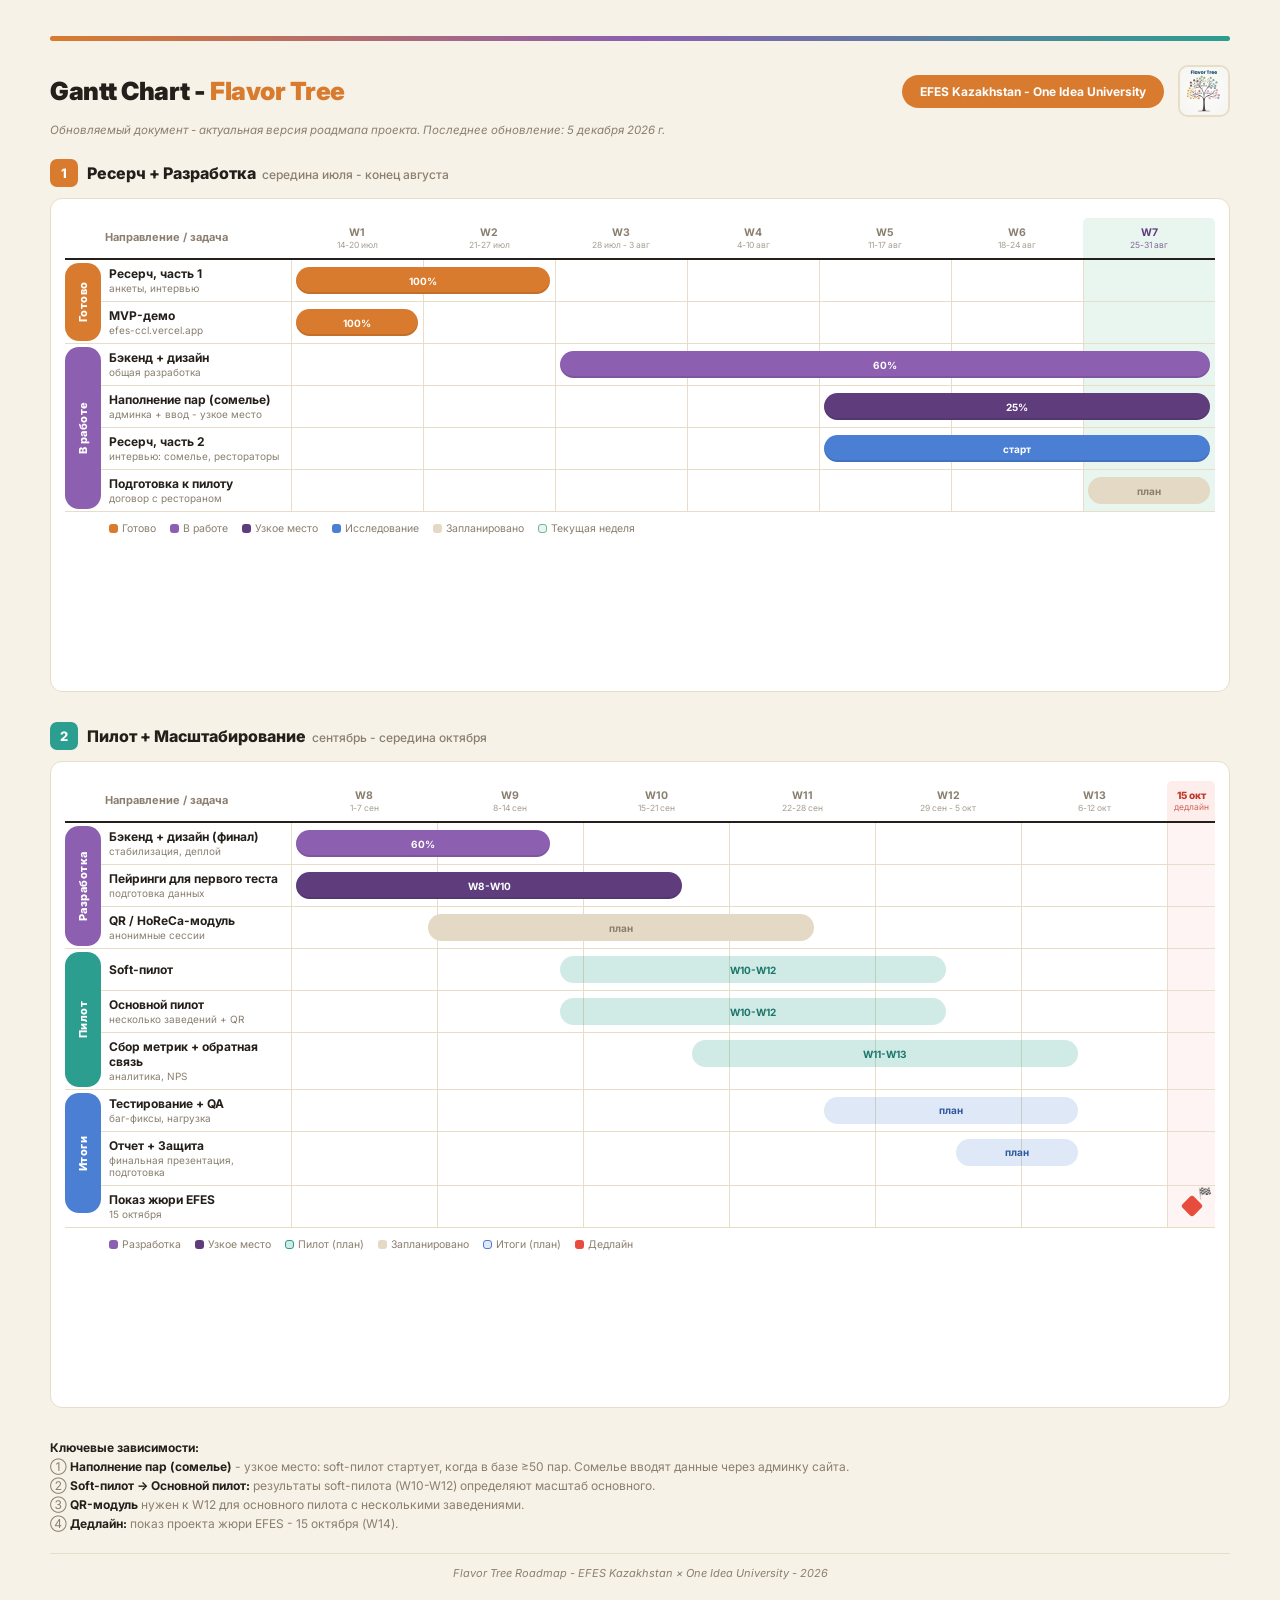
<file: gantt.html>
<!DOCTYPE html>
<html lang="ru">

<head>
    <meta charset="UTF-8">
    <title>Flavor Tree - Gantt Chart - Roadmap</title>
    <link rel="preconnect" href="https://fonts.googleapis.com">
    <link href="https://fonts.googleapis.com/css2?family=Inter:wght@400;500;600;700;800;900&display=swap"
        rel="stylesheet">
    <style>
        :root {
            --cream: #f7f2e7;
            --card: #fff;
            --ink: #241f1a;
            --ink2: #8a7f6f;
            --line: #e7ddc8;
            --orange: #d97b2e;
            --purple: #8c5fb0;
            --purple-d: #5f3d7c;
            --teal: #2b9e8f;
            --teal-d: #1d766a;
            --blue: #4a7fd4;
            --blue-d: #2f5a9e;
            --hi: rgba(191, 227, 208, 0.35);
            --ghost: #e3d9c4;
            --ghost-t: #8a7f6f;
            --pill-w: 36px;
            --lbl-w: 190px;
        }

        * {
            box-sizing: border-box;
            margin: 0;
            padding: 0;
        }

        body {
            background: var(--cream);
            color: var(--ink);
            font-family: 'Inter', 'Helvetica Neue', Arial, sans-serif;
            padding: 36px 24px 48px;
            -webkit-font-smoothing: antialiased;
        }

        .wrap {
            max-width: 1180px;
            margin: 0 auto;
        }

        .topbar {
            height: 5px;
            border-radius: 5px;
            background: linear-gradient(90deg, #d97b2e, #8c5fb0, #2b9e8f);
            margin-bottom: 24px;
        }

        /* Header with logo */
        .hd {
            display: flex;
            justify-content: space-between;
            align-items: center;
            flex-wrap: wrap;
            gap: 10px;
            margin-bottom: 6px;
        }

        h1 {
            font-size: 25px;
            font-weight: 900;
            letter-spacing: -.02em;
        }

        h1 b {
            color: var(--orange);
            font-weight: 900;
        }

        .hd-right {
            display: flex;
            align-items: center;
            gap: 14px;
        }

        .badge {
            background: var(--orange);
            color: #fff;
            font-weight: 700;
            font-size: 12px;
            padding: 9px 18px;
            border-radius: 20px;
        }

        .logo {
            width: 52px;
            height: 52px;
            border-radius: 10px;
            border: 2px solid var(--line);
            object-fit: cover;
        }

        .subtitle {
            font-size: 11.5px;
            color: var(--ink2);
            margin-bottom: 22px;
            font-style: italic;
        }

        .phase {
            margin-bottom: 30px;
        }

        .ph {
            display: flex;
            align-items: center;
            gap: 9px;
            margin-bottom: 11px;
        }

        .pn {
            width: 28px;
            height: 28px;
            border-radius: 7px;
            display: flex;
            align-items: center;
            justify-content: center;
            color: #fff;
            font-weight: 800;
            font-size: 13px;
        }

        .pn.a {
            background: var(--orange);
        }

        .pn.b {
            background: var(--teal);
        }

        .pt {
            font-size: 16px;
            font-weight: 800;
        }

        .pt small {
            font-weight: 500;
            color: var(--ink2);
            font-size: 12px;
            margin-left: 6px;
        }

        .bd {
            background: var(--card);
            border-radius: 12px;
            border: 1px solid var(--line);
            padding: 19px 14px 150px;
            overflow-x: auto;
        }

        /* ===== CHART ===== */
        .chart {
            min-width: 860px;
        }

        /* Every row: [pill-spacer 36px] [label 190px] [cols flex:1] */
        .r {
            display: flex;
            align-items: stretch;
        }

        .r .ps {
            width: var(--pill-w);
            min-width: var(--pill-w);
            flex-shrink: 0;
        }

        .r .lb {
            width: var(--lbl-w);
            min-width: var(--lbl-w);
            flex-shrink: 0;
            display: flex;
            align-items: center;
            padding: 6px 8px;
            font-size: 12px;
            font-weight: 700;
            line-height: 1.25;
        }

        .r .lb small {
            display: block;
            font-weight: 400;
            color: var(--ink2);
            font-size: 10px;
            margin-top: 1px;
        }

        .r .lb .tx {
            flex: 1;
        }

        .r .cs {
            flex: 1;
            display: flex;
            position: relative;
        }

        .r .c {
            flex: 1;
            min-width: 0;
        }

        /* Header row */
        .r.hdr .lb {
            border-bottom: 2px solid var(--ink);
            font-size: 11px;
            font-weight: 700;
            color: var(--ink2);
            padding-left: 4px;
        }

        .r.hdr .c {
            text-align: center;
            font-size: 10.5px;
            font-weight: 700;
            color: var(--ink2);
            padding: 8px 2px;
            border-bottom: 2px solid var(--ink);
        }

        .r.hdr .c small {
            display: block;
            font-weight: 400;
            font-size: 8.5px;
            margin-top: 1px;
            opacity: .75;
        }

        .r.hdr .c.now {
            background: var(--hi);
            border-radius: 5px 5px 0 0;
            color: var(--purple-d);
        }

        .r.hdr .ps {
            border-bottom: 2px solid var(--ink);
        }

        /* Data row */
        .r.dat .c {
            border-bottom: 1px solid var(--line);
            border-left: 1px solid var(--line);
            min-height: 42px;
        }

        .r.dat .lb {
            border-bottom: 1px solid var(--line);
        }

        .r.dat .ps {
            border-bottom: 1px solid var(--line);
        }

        .r.dat .c.now {
            background: var(--hi);
        }

        /* Bar overlay */
        .bw {
            position: absolute;
            top: 0;
            left: 0;
            right: 0;
            bottom: 0;
            pointer-events: none;
        }

        .bar {
            position: absolute;
            top: 7px;
            height: 27px;
            border-radius: 14px;
            display: flex;
            align-items: center;
            justify-content: center;
            color: #fff;
            font-size: 10px;
            font-weight: 700;
            white-space: nowrap;
            box-shadow: inset 0 -2px 0 rgba(0, 0, 0, 0.10);
            pointer-events: auto;
        }

        .bar.done {
            background: var(--orange);
        }

        .bar.wip {
            background: var(--purple);
        }

        .bar.flag {
            background: var(--purple-d);
        }

        .bar.ghost {
            background: var(--ghost);
            color: var(--ghost-t);
            box-shadow: none;
        }

        .bar.bl {
            background: var(--blue);
        }

        .bar.tp {
            background: rgba(43, 158, 143, 0.22);
            color: var(--teal-d);
            box-shadow: none;
        }

        .bar.bp {
            background: rgba(74, 127, 212, 0.18);
            color: var(--blue-d);
            box-shadow: none;
        }

        .bar.deadline {
            background: #e74c3c;
            color: #fff;
        }

        /* Group pill */
        .gpill {
            position: absolute;
            left: 0;
            width: var(--pill-w);
            writing-mode: vertical-rl;
            transform: rotate(180deg);
            display: flex;
            align-items: center;
            justify-content: center;
            color: #fff;
            font-weight: 800;
            font-size: 11px;
            letter-spacing: .04em;
            border-radius: 14px;
            padding: 10px 4px;
            z-index: 3;
        }

        .gpill.done {
            background: var(--orange);
        }

        .gpill.wip {
            background: var(--purple);
        }

        .gpill.pilot {
            background: var(--teal);
        }

        .gpill.res {
            background: var(--blue);
        }

        /* Group container */
        .grp {
            position: relative;
        }

        /* Deadline column */
        .r .c.dl {
            flex: 0 0 48px;
            min-width: 48px;
        }

        .r.hdr .c.dl {
            background: rgba(231, 76, 60, 0.1);
            border-radius: 5px 5px 0 0;
            color: #c0392b;
            font-weight: 800;
            font-size: 10px;
        }

        .r.dat .c.dl {
            background: rgba(231, 76, 60, 0.06);
        }

        /* Milestone diamond */
        .milestone {
            position: absolute;
            top: 50%;
            left: 50%;
            width: 16px;
            height: 16px;
            transform: translate(-50%, -50%) rotate(45deg);
            background: #e74c3c;
            border-radius: 3px;
            z-index: 2;
        }

        .milestone::after {
            content: '🏁';
            position: absolute;
            top: -18px;
            left: 50%;
            transform: translateX(-50%) rotate(-45deg);
            font-size: 11px;
        }

        /* Legend */
        .leg {
            padding: 10px 0 6px;
            display: flex;
            gap: 14px;
            flex-wrap: wrap;
            font-size: 10.5px;
            color: var(--ink2);
            padding-left: calc(var(--pill-w) + 8px);
        }

        .leg i {
            width: 9px;
            height: 9px;
            border-radius: 3px;
            display: inline-block;
            margin-right: 4px;
            vertical-align: -1px;
        }

        .note {
            margin-top: 16px;
            font-size: 12px;
            line-height: 1.6;
            color: var(--ink2);
            max-width: 900px;
        }

        .note b {
            color: var(--ink);
        }

        .foot {
            margin-top: 20px;
            text-align: center;
            font-size: 11px;
            font-style: italic;
            color: var(--ink2);
            border-top: 1px solid var(--line);
            padding-top: 12px;
        }
    </style>
</head>

<body>

    <div class="wrap">
        <div class="topbar"></div>

        <div class="hd">
            <h1>Gantt Chart - <b>Flavor Tree</b></h1>
            <div class="hd-right">
                <div class="badge">EFES Kazakhstan - One Idea University</div>
                <img src="logo1_1.png" alt="Flavor Tree" class="logo">
            </div>
        </div>

        <div class="subtitle">
            Обновляемый документ - актуальная версия роадмапа проекта. Последнее обновление: <span id="upd"></span>
        </div>

        <!-- PHASE 1 -->
        <div class="phase">
            <div class="ph">
                <div class="pn a">1</div>
                <div class="pt">Ресерч + Разработка<small>середина июля - конец августа</small></div>
            </div>
            <div class="bd">
                <div class="chart" id="c1"></div>
                <div class="leg">
                    <span><i style="background:var(--orange)"></i>Готово</span>
                    <span><i style="background:var(--purple)"></i>В работе</span>
                    <span><i style="background:var(--purple-d)"></i>Узкое место</span>
                    <span><i style="background:var(--blue)"></i>Исследование</span>
                    <span><i style="background:var(--ghost)"></i>Запланировано</span>
                    <span><i style="background:var(--hi);border:1px solid #6fb894"></i>Текущая неделя</span>
                </div>
            </div>
        </div>

        <!-- PHASE 2 -->
        <div class="phase">
            <div class="ph">
                <div class="pn b">2</div>
                <div class="pt">Пилот + Масштабирование<small>сентябрь - середина октября</small></div>
            </div>
            <div class="bd">
                <div class="chart" id="c2"></div>
                <div class="leg">
                    <span><i style="background:var(--purple)"></i>Разработка</span>
                    <span><i style="background:var(--purple-d)"></i>Узкое место</span>
                    <span><i style="background:rgba(43,158,143,.22);border:1px solid var(--teal)"></i>Пилот
                        (план)</span>
                    <span><i style="background:var(--ghost)"></i>Запланировано</span>
                    <span><i style="background:rgba(74,127,212,.18);border:1px solid var(--blue)"></i>Итоги
                        (план)</span>
                    <span><i style="background:#e74c3c"></i>Дедлайн</span>
                </div>
            </div>
        </div>

        <div class="note">
            <b>Ключевые зависимости:</b><br>
            ① <b>Наполнение пар (сомелье)</b> - узкое место: soft-пилот стартует, когда в базе ≥50 пар. Сомелье вводят
            данные через админку сайта.<br>
            ② <b>Soft-пилот → Основной пилот:</b> результаты soft-пилота (W10-W12) определяют масштаб основного.<br>
            ③ <b>QR-модуль</b> нужен к W12 для основного пилота с несколькими заведениями.<br>
            ④ <b>Дедлайн:</b> показ проекта жюри EFES - 15 октября (W14).
        </div>

        <div class="foot">Flavor Tree Roadmap - EFES Kazakhstan × One Idea University - 2026</div>
    </div>

    <script>
        // Update date
        document.getElementById('upd').textContent = new Date().toLocaleDateString('ru-RU', {
            day: 'numeric',
            month: 'long',
            year: 'numeric'
        });

        function buildChart(el, weeks, groups, nowId) {
            const n = weeks.length;

            // Header row
            const hr = document.createElement('div');
            hr.className = 'r hdr';
            hr.innerHTML = '<div class="ps"></div><div class="lb">Направление / задача</div>';

            const hcs = document.createElement('div');
            hcs.className = 'cs';
            weeks.forEach(w => {
                const d = document.createElement('div');
                d.className = 'c' + (w.id === nowId ? ' now' : '') + (w.deadline ? ' dl' : '');
                d.innerHTML = w.id + '<small>' + w.label + '</small>';
                hcs.appendChild(d);
            });
            hr.appendChild(hcs);
            el.appendChild(hr);

            // Groups
            groups.forEach(g => {
                const grp = document.createElement('div');
                grp.className = 'grp';

                g.tasks.forEach(t => {
                    const row = document.createElement('div');
                    row.className = 'r dat';
                    row.innerHTML = '<div class="ps"></div>';

                    const lb = document.createElement('div');
                    lb.className = 'lb';
                    lb.innerHTML = '<div class="tx">' + t.name + (t.sub ? '<small>' + t.sub + '</small>' : '') + '</div>';
                    row.appendChild(lb);

                    const cs = document.createElement('div');
                    cs.className = 'cs';
                    for (let i = 0; i < n; i++) {
                        const c = document.createElement('div');
                        c.className = 'c' + (weeks[i].id === nowId ? ' now' : '') + (weeks[i].deadline ? ' dl' : '');
                        cs.appendChild(c);
                    }

                    if (t.bars && t.bars.length) {
                        const bw = document.createElement('div');
                        bw.className = 'bw';
                        t.bars.forEach(b => {
                            const bar = document.createElement('div');
                            bar.className = 'bar ' + b.cls;
                            const l = b.from / n * 100;
                            const r = (n - b.to - 1) / n * 100;
                            bar.style.left = 'calc(' + l.toFixed(2) + '% + 5px)';
                            bar.style.right = 'calc(' + r.toFixed(2) + '% + 5px)';
                            if (b.text) bar.textContent = b.text;
                            bw.appendChild(bar);
                        });
                        cs.appendChild(bw);
                    }

                    // Milestone diamond
                    if (t.milestone !== undefined) {
                        const dlCell = cs.children[t.milestone];
                        if (dlCell) {
                            dlCell.style.position = 'relative';
                            const ms = document.createElement('div');
                            ms.className = 'milestone';
                            dlCell.appendChild(ms);
                        }
                    }
                    row.appendChild(cs);
                    grp.appendChild(row);
                });

                // Group pill
                const pill = document.createElement('div');
                pill.className = 'gpill ' + g.cls;
                pill.textContent = g.name;
                grp.appendChild(pill);

                el.appendChild(grp);
            });
        }

        // PHASE 1
        buildChart(document.getElementById('c1'),
            [
                { id: 'W1', label: '14-20 июл' },
                { id: 'W2', label: '21-27 июл' },
                { id: 'W3', label: '28 июл - 3 авг' },
                { id: 'W4', label: '4-10 авг' },
                { id: 'W5', label: '11-17 авг' },
                { id: 'W6', label: '18-24 авг' },
                { id: 'W7', label: '25-31 авг' }
            ],
            [
                {
                    name: 'Готово',
                    cls: 'done',
                    tasks: [
                        { name: 'Ресерч, часть 1', sub: 'анкеты, интервью', bars: [{ from: 0, to: 1, cls: 'done', text: '100%' }] },
                        { name: 'MVP-демо', sub: 'efes-ccl.vercel.app', bars: [{ from: 0, to: 0, cls: 'done', text: '100%' }] }
                    ]
                },
                {
                    name: 'В работе',
                    cls: 'wip',
                    tasks: [
                        { name: 'Бэкенд + дизайн', sub: 'общая разработка', bars: [{ from: 2, to: 6, cls: 'wip', text: '60%' }] },
                        { name: 'Наполнение пар (сомелье)', sub: 'админка + ввод - узкое место', bars: [{ from: 4, to: 6, cls: 'flag', text: '25%' }] },
                        { name: 'Ресерч, часть 2', sub: 'интервью: сомелье, рестораторы', bars: [{ from: 4, to: 6, cls: 'bl', text: 'старт' }] },
                        { name: 'Подготовка к пилоту', sub: 'договор с рестораном', bars: [{ from: 6, to: 6, cls: 'ghost', text: 'план' }] }
                    ]
                }
            ],
            'W7'
        );

        // PHASE 2
        buildChart(document.getElementById('c2'),
            [
                { id: 'W8', label: '1-7 сен' },
                { id: 'W9', label: '8-14 сен' },
                { id: 'W10', label: '15-21 сен' },
                { id: 'W11', label: '22-28 сен' },
                { id: 'W12', label: '29 сен - 5 окт' },
                { id: 'W13', label: '6-12 окт' },
                { id: '15 окт', label: 'дедлайн', deadline: true }
            ],
            [
                {
                    name: 'Разработка',
                    cls: 'wip',
                    tasks: [
                        { name: 'Бэкенд + дизайн (финал)', sub: 'стабилизация, деплой', bars: [{ from: 0, to: 1, cls: 'wip', text: '60%' }] },
                        { name: 'Пейринги для первого теста', sub: 'подготовка данных', bars: [{ from: 0, to: 2, cls: 'flag', text: 'W8-W10' }] },
                        { name: 'QR / HoReCa-модуль', sub: 'анонимные сессии', bars: [{ from: 1, to: 3, cls: 'ghost', text: 'план' }] }
                    ]
                },
                {
                    name: 'Пилот',
                    cls: 'pilot',
                    tasks: [
                        { name: 'Soft-пилот', bars: [{ from: 2, to: 4, cls: 'tp', text: 'W10-W12' }] },
                        { name: 'Основной пилот', sub: 'несколько заведений + QR', bars: [{ from: 2, to: 4, cls: 'tp', text: 'W10-W12' }] },
                        { name: 'Сбор метрик + обратная связь', sub: 'аналитика, NPS', bars: [{ from: 3, to: 5, cls: 'tp', text: 'W11-W13' }] }
                    ]
                },
                {
                    name: 'Итоги',
                    cls: 'res',
                    tasks: [
                        { name: 'Тестирование + QA', sub: 'баг-фиксы, нагрузка', bars: [{ from: 4, to: 5, cls: 'bp', text: 'план' }] },
                        { name: 'Отчет + Защита', sub: 'финальная презентация, подготовка', bars: [{ from: 5, to: 5, cls: 'bp', text: 'план' }] },
                        { name: 'Показ жюри EFES', sub: '15 октября', milestone: 6 }
                    ]
                }
            ],
            null
        );

        // Adjust pill heights to actual DOM
        document.querySelectorAll('.grp').forEach(grp => {
            const pill = grp.querySelector('.gpill');
            if (!pill) return;
            const rows = grp.querySelectorAll('.r.dat');
            if (!rows.length) return;
            const top = rows[0].offsetTop;
            const last = rows[rows.length - 1];
            const bottom = last.offsetTop + last.offsetHeight;
            pill.style.top = (top + 3) + 'px';
            pill.style.height = (bottom - top - 6) + 'px';
        });
    </script>
</body>

</html>
</file>
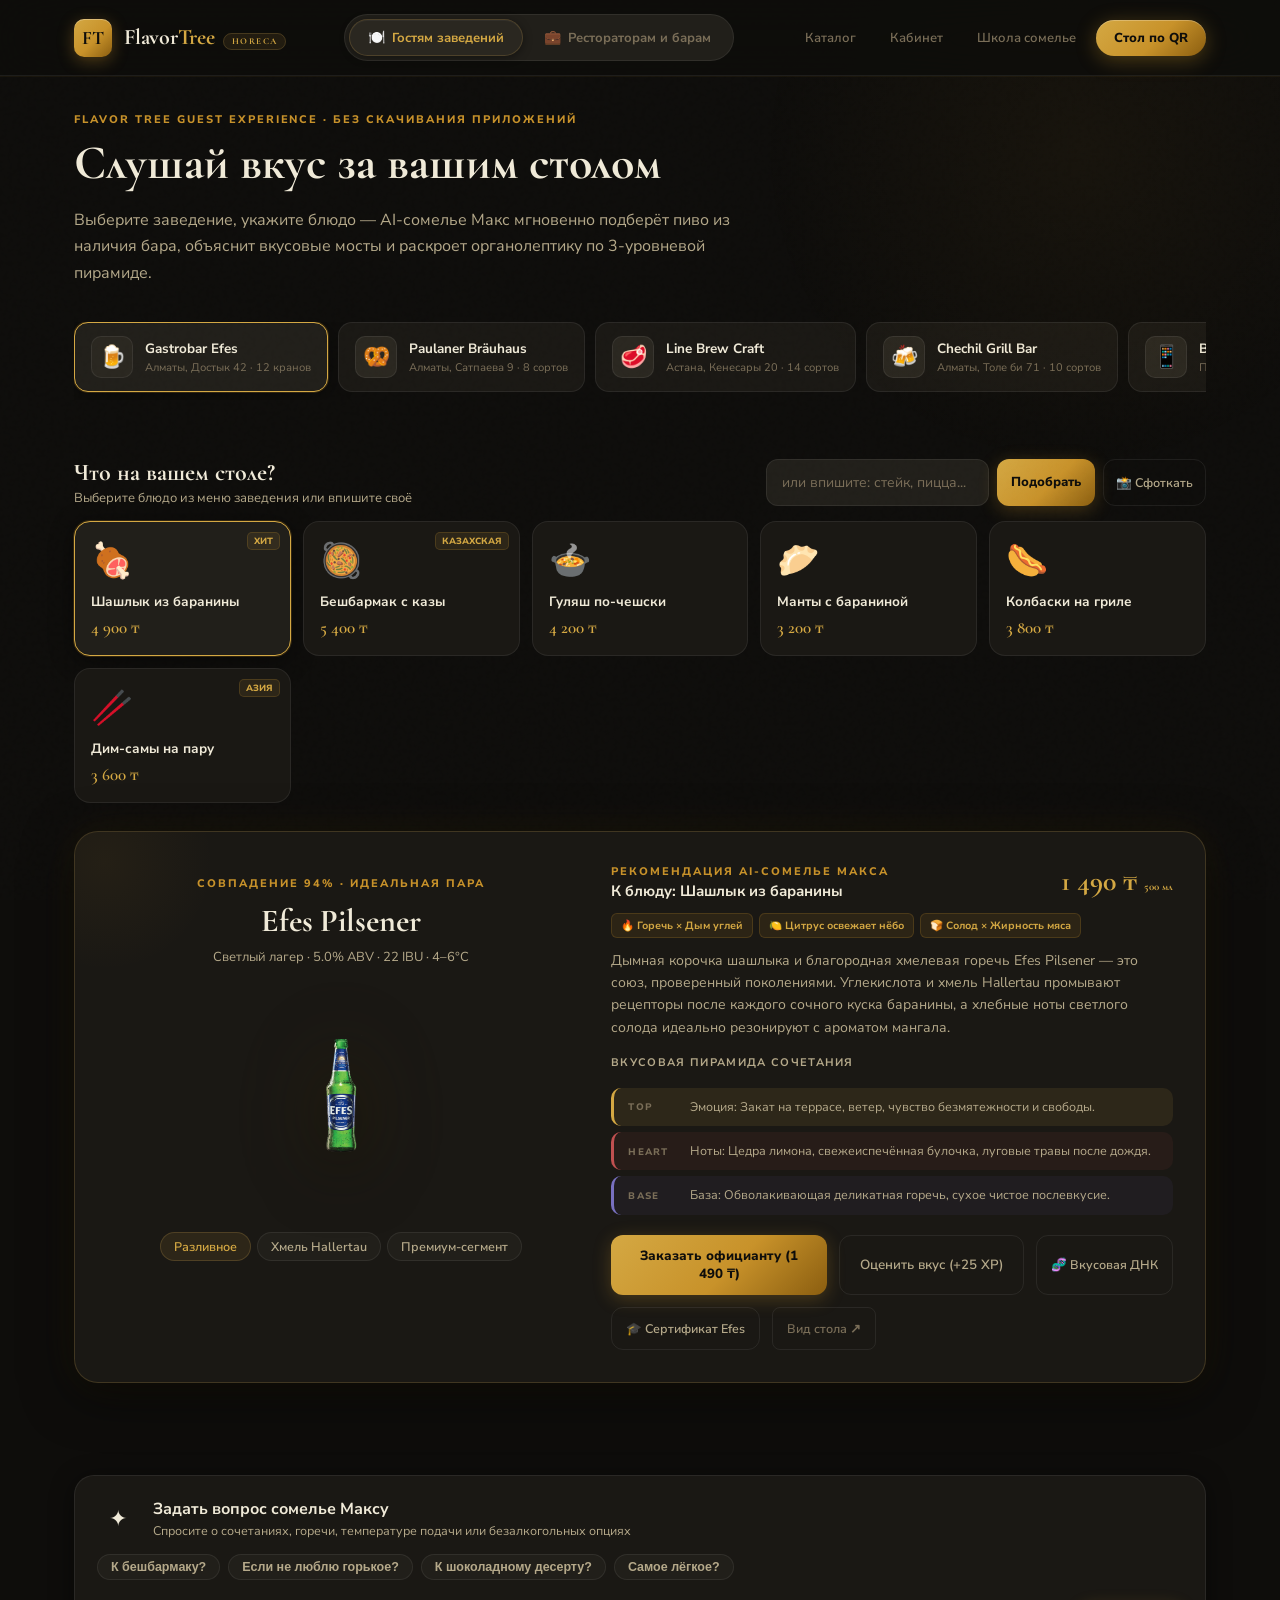
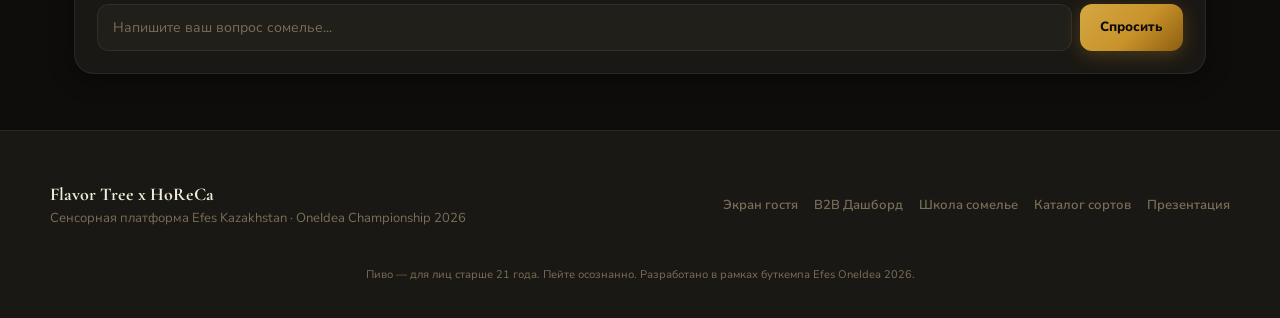
<file: horeca.html>
<!DOCTYPE html>
<html lang="ru">
<head>
<meta charset="UTF-8">
<meta name="viewport" content="width=device-width, initial-scale=1.0, viewport-fit=cover">
<meta name="theme-color" content="#0e0d0b">
<title>Flavor Tree x HoReCa — Пиво как искусство продаж</title>
<meta name="description" content="Платформа сенсорного образования и продаж пива для ресторанной индустрии. Цифровой сомелье за каждым столом, рост среднего чека на 15-20%, Duolingo для персонала. Efes Kazakhstan.">
<link rel="preconnect" href="https://fonts.googleapis.com">
<link rel="preconnect" href="https://fonts.gstatic.com" crossorigin>
<link href="https://fonts.googleapis.com/css2?family=Cormorant+Garamond:ital,wght@0,400;0,500;0,600;0,700;1,400;1,600&family=Nunito+Sans:wght@300;400;500;600;700;800&display=swap" rel="stylesheet">
<style>
  /* ══════════════════════════════════════════════════════════
     FLAVOR TREE × HORECA — DARK GASTRO PREMIUM THEME
     Deep graphite · Warm amber gold · Glassmorphism
  ══════════════════════════════════════════════════════════ */

  :root {
    --h-bg:        #0e0d0b;
    --h-bg2:       #131210;
    --h-surface:   #1a1814;
    --h-surface2:  #211f1a;
    --h-surface3:  #2a2720;
    --h-border:    rgba(255,255,255,0.07);
    --h-border2:   rgba(200,160,80,0.22);
    --h-gold:      #c8922a;
    --h-gold2:     #d4a843;
    --h-gold-grad: linear-gradient(135deg,#d4a843 0%,#c8922a 55%,#8b5e10 100%);
    --h-gold-soft: rgba(212,168,67,0.10);
    --h-text:      #f0ead8;
    --h-text2:     #b5a98a;
    --h-text3:     #7a6e58;
    --h-ok:        #5da86b;
    --h-danger:    #c85858;
    --h-shadow:    0 4px 24px rgba(0,0,0,0.45);
    --h-shadow-lg: 0 12px 50px rgba(0,0,0,0.6);
    --h-glow:      0 0 40px rgba(200,146,42,0.10);
    --ease: cubic-bezier(0.22,1,0.36,1);
  }

  *,*::before,*::after { box-sizing:border-box; }

  body {
    background:var(--h-bg)!important; color:var(--h-text)!important;
    font-family:'Nunito Sans',sans-serif!important; margin:0; min-height:100vh;
  }
  body::before {
    content:''; position:fixed; inset:0; z-index:0; pointer-events:none; opacity:0.3;
    background-image:url("data:image/svg+xml,%3Csvg viewBox='0 0 256 256' xmlns='http://www.w3.org/2000/svg'%3E%3Cfilter id='n'%3E%3CfeTurbulence type='fractalNoise' baseFrequency='0.75' numOctaves='4' stitchTiles='stitch'/%3E%3C/filter%3E%3Crect width='100%25' height='100%25' filter='url(%23n)' opacity='0.05'/%3E%3C/svg%3E");
  }
  body::after {
    content:''; position:fixed; top:-200px; right:-150px; z-index:0; pointer-events:none;
    width:700px; height:700px; border-radius:50%;
    background:radial-gradient(circle,rgba(200,146,42,0.05) 0%,transparent 65%);
  }

  /* NAV */
  .h-nav { position:sticky; top:0; z-index:50; background:rgba(14,13,11,0.85); backdrop-filter:blur(28px) saturate(200%); border-bottom:1px solid var(--h-border); box-shadow:0 1px 0 rgba(200,146,42,0.06); }
  .h-nav-inner { max-width:1180px; margin:0 auto; padding:14px 24px; display:flex; align-items:center; justify-content:space-between; gap:16px; flex-wrap:wrap; }
  .h-brand { display:flex; align-items:center; gap:12px; text-decoration:none; color:var(--h-text); }
  .h-brand-logo { width:38px; height:38px; border-radius:10px; background:var(--h-gold-grad); display:grid; place-items:center; font-family:'Cormorant Garamond',serif; font-size:19px; font-weight:700; color:#0e0d0b; box-shadow:0 4px 16px rgba(200,146,42,0.35),inset 0 1px 0 rgba(255,255,255,0.3); flex-shrink:0; }
  .h-brand-text { font-family:'Cormorant Garamond',serif; font-size:22px; font-weight:700; letter-spacing:-0.01em; line-height:1.1; color:var(--h-text); }
  .h-brand-text em { font-style:normal; color:var(--h-gold2); }
  .h-brand-badge { font-size:9px; font-weight:800; letter-spacing:0.16em; text-transform:uppercase; background:var(--h-gold-soft); color:var(--h-gold2); padding:2px 8px; border-radius:99px; margin-left:8px; border:1px solid var(--h-border2); }
  .mode-switch { display:inline-flex; align-items:center; background:var(--h-surface2); border:1px solid var(--h-border); border-radius:999px; padding:4px; gap:3px; }
  .mode-btn { border:none; background:transparent; padding:8px 18px; border-radius:999px; font-family:'Nunito Sans',sans-serif; font-size:13px; font-weight:700; color:var(--h-text3); cursor:pointer; transition:all 0.22s var(--ease); display:flex; align-items:center; gap:7px; white-space:nowrap; }
  .mode-btn:hover { color:var(--h-text2); }
  .mode-btn.active { background:var(--h-surface3); color:var(--h-gold2); box-shadow:0 2px 10px rgba(0,0,0,0.4),inset 0 1px 0 rgba(255,255,255,0.04); border:1px solid var(--h-border2); }
  .mode-btn .ico { font-size:14px; }
  .h-nav-links { display:flex; align-items:center; gap:6px; }
  .h-nav-link { font-size:13px; font-weight:600; color:var(--h-text3); text-decoration:none; padding:7px 13px; border-radius:8px; transition:all 0.2s; border:1px solid transparent; }
  .h-nav-link:hover { color:var(--h-gold2); background:var(--h-surface2); border-color:var(--h-border); }
  .h-btn-action { background:var(--h-gold-grad); color:#0e0d0b; border:none; font-family:'Nunito Sans',sans-serif; font-size:13px; font-weight:800; padding:9px 18px; border-radius:999px; cursor:pointer; box-shadow:0 4px 20px rgba(200,146,42,0.35),inset 0 1px 0 rgba(255,255,255,0.25); text-decoration:none; display:inline-flex; align-items:center; gap:7px; transition:transform 0.2s,box-shadow 0.2s; }
  .h-btn-action:hover { transform:translateY(-2px); box-shadow:0 8px 28px rgba(200,146,42,0.5); }

  /* LAYOUT */
  .section-wrap { max-width:1180px; margin:0 auto; padding:56px 24px; }
  .section-header { text-align:center; max-width:700px; margin:0 auto 48px; }
  .section-header.left { text-align:left; margin:0 0 36px; }
  .sec-eyebrow { font-size:11px; font-weight:800; letter-spacing:0.18em; text-transform:uppercase; color:var(--h-gold); margin-bottom:10px; display:block; }
  .sec-title { font-family:'Cormorant Garamond',serif; font-size:clamp(30px,3.8vw,48px); font-weight:700; line-height:1.12; margin:0 0 16px; color:var(--h-text); }
  .sec-desc { font-size:16px; color:var(--h-text2); line-height:1.65; margin:0; }
  h2 { color:var(--h-text)!important; }
  h3 { color:var(--h-text)!important; }
  p { color:var(--h-text2); }

  /* HERO B2B */
  .hero-b2b { padding:72px 24px 56px; max-width:1180px; margin:0 auto; display:grid; grid-template-columns:1.2fr 0.8fr; gap:56px; align-items:center; }
  @media(max-width:920px){ .hero-b2b { grid-template-columns:1fr; padding:48px 20px 36px; gap:40px; } }
  .hero-tag { display:inline-flex; align-items:center; gap:8px; font-size:11px; font-weight:800; letter-spacing:0.16em; text-transform:uppercase; color:var(--h-gold2); background:var(--h-gold-soft); border:1px solid var(--h-border2); padding:6px 16px; border-radius:99px; margin-bottom:22px; }
  .hero-title { font-family:'Cormorant Garamond',serif; font-size:clamp(38px,5vw,64px); font-weight:700; line-height:1.06; letter-spacing:-0.015em; margin:0 0 20px; color:var(--h-text); }
  .hero-title .accent,.hero-title span.accent { background:var(--h-gold-grad); -webkit-background-clip:text; -webkit-text-fill-color:transparent; background-clip:text; }
  .hero-lede { font-size:17px; line-height:1.65; color:var(--h-text2); margin-bottom:32px; max-width:580px; }
  .hero-kpis { display:grid; grid-template-columns:repeat(auto-fit,minmax(130px,1fr)); gap:12px; margin-bottom:36px; }
  .hero-kpi { background:var(--h-surface); border:1px solid var(--h-border); border-radius:14px; padding:16px 18px; transition:border-color 0.2s,transform 0.2s; }
  .hero-kpi:hover { border-color:var(--h-border2); transform:translateY(-2px); }
  .hero-kpi b { display:block; font-family:'Cormorant Garamond',serif; font-size:30px; font-weight:700; color:var(--h-gold2); line-height:1.1; margin-bottom:4px; }
  .hero-kpi span { font-size:11.5px; color:var(--h-text3); line-height:1.35; display:block; }
  .hero-cta-group { display:flex; gap:12px; flex-wrap:wrap; align-items:center; }

  /* TENT CARD */
  .hero-mockup { position:relative; }
  .tent-card { background:linear-gradient(160deg,var(--h-surface2) 0%,var(--h-surface) 100%); border:1px solid var(--h-border2); border-radius:24px; padding:28px; box-shadow:var(--h-shadow-lg),var(--h-glow),inset 0 1px 0 rgba(255,255,255,0.03); position:relative; overflow:hidden; animation:cardFloat 5s ease-in-out infinite; }
  @keyframes cardFloat { 0%,100% { transform:translateY(0) rotate(-0.5deg); } 50% { transform:translateY(-8px) rotate(0.3deg); } }
  .tent-card::before { content:''; position:absolute; top:-60px; right:-60px; width:180px; height:180px; border-radius:50%; background:radial-gradient(circle,rgba(200,146,42,0.12) 0%,transparent 70%); pointer-events:none; }
  .tent-head { display:flex; align-items:center; justify-content:space-between; margin-bottom:20px; }
  .tent-badge { font-size:9.5px; font-weight:800; text-transform:uppercase; letter-spacing:0.16em; color:var(--h-gold2); background:var(--h-gold-soft); padding:4px 10px; border-radius:99px; border:1px solid var(--h-border2); }
  .tent-table-no { font-family:'Cormorant Garamond',serif; font-size:20px; font-weight:700; color:var(--h-gold2); }
  .tent-demo-dish { display:flex; gap:14px; align-items:center; background:var(--h-surface3); border:1px solid var(--h-border); border-radius:14px; padding:13px 15px; margin-bottom:16px; }
  .tent-demo-dish .em { font-size:30px; line-height:1; }
  .tent-demo-dish .d-title { font-weight:700; font-size:14px; margin-bottom:3px; color:var(--h-text); }
  .tent-demo-dish .d-sub { font-size:11.5px; color:var(--h-text3); }
  .tent-reco-box { background:var(--h-surface3); border:1px solid var(--h-border2); border-radius:16px; padding:18px; }
  .tent-reco-head { display:flex; justify-content:space-between; align-items:flex-start; margin-bottom:12px; }
  .tent-beer-name { font-family:'Cormorant Garamond',serif; font-size:22px; font-weight:700; line-height:1.1; color:var(--h-text); }
  .tent-beer-meta { font-size:11px; color:var(--h-text3); margin-top:3px; }
  .tent-match-ring { width:54px; height:54px; border-radius:50%; background:conic-gradient(var(--h-gold2) 0% 94%,rgba(200,146,42,0.12) 94% 100%); display:grid; place-items:center; padding:4px; flex-shrink:0; }
  .tent-match-inner { width:100%; height:100%; border-radius:50%; background:var(--h-surface2); display:grid; place-items:center; font-family:'Cormorant Garamond',serif; font-size:15px; font-weight:700; color:var(--h-gold2); }
  .tent-bridge-tags { display:flex; gap:6px; flex-wrap:wrap; margin-bottom:12px; }
  .tent-bridge-tag { font-size:10.5px; font-weight:700; padding:4px 9px; border-radius:6px; background:rgba(200,146,42,0.10); color:var(--h-gold2); border:1px solid rgba(200,146,42,0.2); }
  .tent-why { font-size:12.5px; line-height:1.55; color:var(--h-text2); margin:0 0 14px; }
  .tent-btn-row { display:flex; gap:8px; }
  .tent-btn-row button { flex:1; padding:9px; font-size:12px; font-weight:700; border-radius:10px; cursor:pointer; transition:all 0.2s; }
  .tent-btn-row button:first-child { background:var(--h-gold-grad); color:#0e0d0b; border:none; box-shadow:0 4px 14px rgba(200,146,42,0.3); }
  .tent-btn-row button:last-child { background:transparent; color:var(--h-text2); border:1px solid var(--h-border); }
  .tent-btn-row button:hover { transform:translateY(-1px); }

  /* VENUE STRIP */
  .venue-selector-strip { display:flex; gap:10px; overflow-x:auto; padding-bottom:8px; margin-bottom:28px; scrollbar-width:thin; scrollbar-color:var(--h-border) transparent; }
  .venue-chip-card { flex:0 0 auto; background:var(--h-surface); border:1px solid var(--h-border); border-radius:14px; padding:13px 16px; cursor:pointer; text-align:left; transition:all 0.2s var(--ease); display:flex; align-items:center; gap:12px; }
  .venue-chip-card:hover { border-color:var(--h-border2); transform:translateY(-2px); box-shadow:var(--h-shadow); }
  .venue-chip-card.selected { border-color:var(--h-gold2); background:var(--h-surface2); box-shadow:0 0 0 1px rgba(200,146,42,0.2),var(--h-shadow); }
  .venue-chip-icon { font-size:22px; width:42px; height:42px; border-radius:10px; background:var(--h-surface3); display:grid; place-items:center; border:1px solid var(--h-border); }
  .venue-chip-name { font-size:13.5px; font-weight:700; display:block; color:var(--h-text); }
  .venue-chip-meta { font-size:11px; color:var(--h-text3); display:block; margin-top:2px; }

  /* DISH GRID */
  .dish-selection-grid { display:grid; grid-template-columns:repeat(auto-fill,minmax(180px,1fr)); gap:12px; margin-bottom:28px; }
  .dish-btn-card { background:var(--h-surface); border:1px solid var(--h-border); border-radius:16px; padding:16px; text-align:left; cursor:pointer; transition:all 0.22s var(--ease); position:relative; }
  .dish-btn-card:hover { border-color:var(--h-border2); transform:translateY(-3px); box-shadow:var(--h-shadow); }
  .dish-btn-card.active { border-color:var(--h-gold2); background:var(--h-surface2); box-shadow:0 0 0 1px rgba(200,146,42,0.2),var(--h-shadow); }
  .dish-btn-emoji { font-size:34px; display:block; margin-bottom:10px; }
  .dish-btn-name { font-size:13.5px; font-weight:700; display:block; line-height:1.25; margin-bottom:6px; color:var(--h-text); }
  .dish-btn-price { font-family:'Cormorant Garamond',serif; font-size:17px; font-weight:600; color:var(--h-gold2); }
  .dish-btn-tag { position:absolute; top:10px; right:10px; font-size:9px; font-weight:800; text-transform:uppercase; background:var(--h-gold-soft); color:var(--h-gold2); padding:2px 6px; border-radius:5px; border:1px solid rgba(200,146,42,0.2); }

  /* PAIRING SHOWCASE */
  .pairing-showcase { background:var(--h-surface); border:1px solid var(--h-border2); border-radius:24px; padding:32px; box-shadow:var(--h-shadow-lg),var(--h-glow); display:grid; grid-template-columns:1fr 1.2fr; gap:36px; align-items:start; margin-bottom:36px; position:relative; overflow:hidden; }
  @media(max-width:860px){ .pairing-showcase { grid-template-columns:1fr; padding:22px; gap:28px; } }
  .pairing-showcase::before { content:''; position:absolute; top:-80px; left:-80px; width:220px; height:220px; background:radial-gradient(circle,rgba(200,146,42,0.06) 0%,transparent 70%); pointer-events:none; }
  .beer-visual-pane { text-align:center; padding:12px; }
  .beer-bottle-img { max-height:230px; width:auto; object-fit:contain; filter:drop-shadow(0 16px 32px rgba(0,0,0,0.6)) drop-shadow(0 0 40px rgba(200,146,42,0.15)); transition:transform 0.4s var(--ease); }
  .beer-bottle-img:hover { transform:scale(1.06) rotate(-2deg); }
  .beer-badges-row { display:flex; justify-content:center; gap:6px; flex-wrap:wrap; margin-top:16px; }

  /* PYRAMID */
  .pyramid-mini { display:flex; flex-direction:column; gap:6px; margin:18px 0; }
  .pyr-mini-level { padding:10px 14px; border-radius:10px; font-size:12.5px; line-height:1.45; display:flex; align-items:center; gap:12px; }
  .pyr-mini-level.top  { background:rgba(212,168,67,0.10); border-left:3px solid var(--h-gold2); }
  .pyr-mini-level.heart { background:rgba(184,80,80,0.08); border-left:3px solid #c05050; }
  .pyr-mini-level.base  { background:rgba(100,90,180,0.08); border-left:3px solid #7870c0; }
  .pyr-mini-lbl { font-weight:800; font-size:9.5px; letter-spacing:0.14em; text-transform:uppercase; min-width:50px; color:var(--h-text3); }
  .pyr-mini-desc { flex:1; color:var(--h-text2); }

  /* PROBLEM CARDS */
  .b2b-problem-grid { display:grid; grid-template-columns:repeat(auto-fit,minmax(280px,1fr)); gap:20px; }
  .problem-card { background:var(--h-surface); border:1px solid var(--h-border); border-radius:20px; padding:26px; display:flex; flex-direction:column; gap:14px; transition:border-color 0.2s,transform 0.2s; }
  .problem-card:hover { border-color:var(--h-border2); transform:translateY(-3px); box-shadow:var(--h-shadow); }
  .problem-card .icon-box { width:48px; height:48px; border-radius:12px; background:rgba(200,80,80,0.10); display:grid; place-items:center; font-size:22px; border:1px solid rgba(200,80,80,0.15); }
  .problem-card h3 { font-family:'Cormorant Garamond',serif; font-size:22px; margin:0; font-weight:700; color:var(--h-text); }
  .problem-card p { font-size:13.5px; color:var(--h-text2); margin:0; line-height:1.6; }
  .problem-stat { margin-top:auto; padding-top:14px; border-top:1px solid var(--h-border); font-size:12px; font-weight:800; color:var(--h-gold); letter-spacing:0.04em; }

  /* PILLARS */
  .pillars-grid { display:grid; grid-template-columns:repeat(auto-fit,minmax(255px,1fr)); gap:20px; }
  .pillar-card { background:var(--h-surface); border:1px solid var(--h-border); border-radius:20px; padding:26px; transition:all 0.25s var(--ease); display:flex; flex-direction:column; position:relative; overflow:hidden; }
  .pillar-card:hover { transform:translateY(-4px); box-shadow:var(--h-shadow); border-color:var(--h-border2); }
  .pillar-num { font-family:'Cormorant Garamond',serif; font-size:13px; font-weight:700; color:var(--h-gold); letter-spacing:0.1em; margin-bottom:16px; padding:5px 12px; background:var(--h-gold-soft); border-radius:99px; align-self:flex-start; border:1px solid var(--h-border2); }
  .pillar-card h3 { font-size:17px; font-weight:700; margin:0 0 10px; line-height:1.3; color:var(--h-text); }
  .pillar-card p { font-size:13.5px; color:var(--h-text2); line-height:1.6; margin:0 0 16px; }
  .pillar-badge { margin-top:auto; align-self:flex-start; font-size:10.5px; font-weight:700; padding:5px 12px; border-radius:99px; background:var(--h-surface3); color:var(--h-gold2); border:1px solid var(--h-border); }

  /* ROI CALCULATOR */
  .calc-card { background:var(--h-surface); border:1px solid var(--h-border2); border-radius:28px; padding:40px; box-shadow:var(--h-shadow-lg),var(--h-glow); display:grid; grid-template-columns:1.2fr 0.8fr; gap:44px; align-items:center; position:relative; overflow:hidden; }
  @media(max-width:880px){ .calc-card { grid-template-columns:1fr; padding:26px; gap:30px; } }
  .calc-slider-group { margin-bottom:24px; }
  .calc-slider-head { display:flex; justify-content:space-between; align-items:baseline; margin-bottom:10px; }
  .calc-slider-head label { font-size:13.5px; font-weight:600; color:var(--h-text2); }
  .calc-slider-head span.val { font-family:'Cormorant Garamond',serif; font-size:22px; font-weight:700; color:var(--h-gold2); }
  .calc-slider { width:100%; -webkit-appearance:none; appearance:none; height:6px; border-radius:3px; background:rgba(200,146,42,0.15); outline:none; cursor:pointer; }
  .calc-slider::-webkit-slider-thumb { -webkit-appearance:none; appearance:none; width:22px; height:22px; border-radius:50%; background:var(--h-gold-grad); cursor:pointer; box-shadow:0 2px 8px rgba(200,146,42,0.5); border:3px solid var(--h-bg); }
  .calc-result-box { background:var(--h-surface2); border:1px solid var(--h-border2); border-radius:20px; padding:30px; text-align:center; }
  .calc-res-label { font-size:10.5px; font-weight:800; letter-spacing:0.18em; text-transform:uppercase; color:var(--h-text3); margin-bottom:8px; }
  .calc-res-big { font-family:'Cormorant Garamond',serif; font-size:clamp(36px,4.5vw,52px); font-weight:700; color:var(--h-gold2); line-height:1.05; margin-bottom:10px; }
  .calc-res-sub { font-size:13px; color:var(--h-text3); margin-bottom:22px; line-height:1.45; }
  .calc-meta-grid { display:grid; grid-template-columns:1fr 1fr; gap:12px; padding-top:18px; border-top:1px solid var(--h-border); }
  .calc-meta-item small { display:block; font-size:10px; color:var(--h-text3); text-transform:uppercase; }
  .calc-meta-item b { font-family:'Cormorant Garamond',serif; font-size:22px; color:var(--h-ok); }

  /* QUIZ */
  .quiz-card { background:var(--h-surface); border:1px solid var(--h-border); border-radius:20px; padding:28px; box-shadow:var(--h-shadow); }
  .quiz-options { display:grid; gap:10px; margin-top:18px; }
  .quiz-opt { background:var(--h-surface2); border:1px solid var(--h-border); border-radius:12px; padding:15px 20px; font-size:14px; font-weight:600; text-align:left; cursor:pointer; transition:all 0.2s; display:flex; justify-content:space-between; align-items:center; color:var(--h-text2); }
  .quiz-opt:hover { border-color:var(--h-border2); color:var(--h-text); background:var(--h-surface3); }
  .quiz-opt.correct { background:rgba(93,168,107,0.10); border-color:var(--h-ok); color:var(--h-ok); }
  .quiz-opt.wrong   { background:rgba(200,88,88,0.08); border-color:var(--h-danger); color:var(--h-danger); }
  .quiz-explanation { margin-top:16px; padding:14px 18px; border-radius:12px; background:var(--h-surface3); font-size:13.5px; line-height:1.55; color:var(--h-text2); display:none; border:1px solid var(--h-border2); }

  /* PRICING */
  .pricing-grid { display:grid; grid-template-columns:repeat(auto-fit,minmax(290px,1fr)); gap:24px; }
  .price-card { background:var(--h-surface); border:1px solid var(--h-border); border-radius:24px; padding:34px; display:flex; flex-direction:column; transition:transform 0.25s,box-shadow 0.25s; }
  .price-card:hover { transform:translateY(-4px); box-shadow:var(--h-shadow); }
  .price-card.featured { border-color:var(--h-gold2); box-shadow:0 0 0 1px rgba(200,146,42,0.15),var(--h-shadow); background:linear-gradient(160deg,var(--h-surface2) 0%,var(--h-surface) 100%); }
  .price-tag { font-size:10.5px; font-weight:800; letter-spacing:0.14em; text-transform:uppercase; color:var(--h-gold2); margin-bottom:14px; }
  .price-num { font-family:'Cormorant Garamond',serif; font-size:48px; font-weight:700; color:var(--h-text); line-height:1; margin-bottom:8px; }
  .price-num small { font-size:16px; font-weight:500; color:var(--h-text3); }
  .price-features { list-style:none; padding:0; margin:24px 0; display:flex; flex-direction:column; gap:13px; }
  .price-features li { font-size:13.5px; color:var(--h-text2); display:flex; align-items:center; gap:10px; }
  .price-features li span.check { color:var(--h-ok); font-weight:800; font-size:15px; }

  /* ONBOARDING FORM */
  .onboarding-card { background:var(--h-surface); border:1px solid var(--h-border2); border-radius:28px; padding:40px; box-shadow:var(--h-shadow-lg),var(--h-glow); max-width:700px; margin:0 auto; }
  .form-row { display:grid; grid-template-columns:1fr 1fr; gap:14px; }
  @media(max-width:580px){ .form-row { grid-template-columns:1fr; } }
  .form-group { display:flex; flex-direction:column; gap:7px; margin-bottom:14px; }
  .form-group label { font-size:12.5px; font-weight:700; color:var(--h-text2); }
  .form-control { background:var(--h-surface2)!important; border:1px solid var(--h-border)!important; border-radius:12px!important; padding:13px 15px!important; font-family:'Nunito Sans',sans-serif!important; font-size:14px!important; color:var(--h-text)!important; transition:border 0.2s!important; outline:none!important; width:100%; }
  .form-control:focus { border-color:var(--h-gold2)!important; box-shadow:0 0 0 3px rgba(200,146,42,0.10)!important; }
  .form-control option { background:var(--h-surface2); color:var(--h-text); }
  input::placeholder,textarea::placeholder { color:var(--h-text3)!important; }

  /* MODALS */
  .modal-overlay { position:fixed; inset:0; background:rgba(8,7,5,0.80); backdrop-filter:blur(14px); z-index:100; display:grid; place-items:center; padding:20px; opacity:0; pointer-events:none; transition:opacity 0.25s var(--ease); }
  .modal-overlay.open { opacity:1; pointer-events:auto; }
  .modal-box { background:var(--h-surface); border:1px solid var(--h-border2); border-radius:24px; padding:36px; max-width:500px; width:100%; box-shadow:var(--h-shadow-lg),var(--h-glow); transform:translateY(20px) scale(0.97); transition:transform 0.28s var(--ease); text-align:center; color:var(--h-text); }
  .modal-overlay.open .modal-box { transform:translateY(0) scale(1); }

  /* BUTTONS */
  .primary { background:var(--h-gold-grad)!important; color:#0e0d0b!important; border:none!important; font-family:'Nunito Sans',sans-serif!important; font-weight:800!important; border-radius:12px!important; cursor:pointer!important; box-shadow:0 4px 18px rgba(200,146,42,0.28)!important; transition:transform 0.2s,box-shadow 0.2s!important; }
  .primary:hover { transform:translateY(-2px)!important; box-shadow:0 8px 28px rgba(200,146,42,0.45)!important; }
  .primary.block { display:block!important; width:100%!important; text-align:center!important; }
  .ghost { background:transparent!important; border:1px solid var(--h-border)!important; color:var(--h-text2)!important; border-radius:12px!important; font-family:'Nunito Sans',sans-serif!important; font-weight:600!important; cursor:pointer!important; transition:all 0.2s!important; }
  .ghost:hover { border-color:var(--h-border2)!important; color:var(--h-text)!important; background:var(--h-surface2)!important; }
  .ghost.block { display:block!important; width:100%!important; text-align:center!important; }
  .chip { background:var(--h-surface2)!important; border:1px solid var(--h-border)!important; color:var(--h-text2)!important; border-radius:99px!important; font-size:12.5px!important; font-weight:600!important; padding:5px 13px!important; cursor:pointer!important; transition:all 0.2s!important; }
  .chip:hover { border-color:var(--h-border2)!important; color:var(--h-gold2)!important; }
  .chip.gold { background:var(--h-gold-soft)!important; border-color:var(--h-border2)!important; color:var(--h-gold2)!important; }

  /* FOOTER */
  .h-footer { background:var(--h-surface); border-top:1px solid var(--h-border); padding:52px 24px 36px; font-size:13px; color:var(--h-text3); }
  .h-footer-inner { max-width:1180px; margin:0 auto; display:flex; justify-content:space-between; align-items:center; flex-wrap:wrap; gap:24px; }
  .h-footer-links { display:flex; gap:16px; flex-wrap:wrap; }
  .h-footer-links a { color:var(--h-text3); text-decoration:none; font-weight:600; transition:color 0.2s; }
  .h-footer-links a:hover { color:var(--h-gold2); }

  /* MISC */
  .hidden { display:none!important; }
  .card,.card.tight { background:var(--h-surface)!important; border:1px solid var(--h-border)!important; border-radius:20px!important; box-shadow:var(--h-shadow)!important; }
  .badge { background:var(--h-gold-soft); color:var(--h-gold2); border:1px solid var(--h-border2); border-radius:8px; font-weight:800; font-size:11.5px; }
  .stripe-bg { background:var(--h-bg2); border-top:1px solid var(--h-border); border-bottom:1px solid var(--h-border); }

</style>
</head>
<body>

<!-- SVG Gradients -->
<svg width="0" height="0" style="position:absolute" aria-hidden="true"><defs>
  <linearGradient id="ftGoldGrad" x1="0" y1="0" x2="1" y2="1">
    <stop offset="0" stop-color="#b3814e"/><stop offset="0.6" stop-color="#9b6b3d"/><stop offset="1" stop-color="#6b4526"/>
  </linearGradient>
</defs></svg>

<!-- Navigation Bar -->
<header class="h-nav">
  <div class="h-nav-inner">
    <a href="index.html" class="h-brand">
      <div class="h-brand-logo">FT</div>
      <div class="h-brand-text">Flavor<em>Tree</em><span class="h-brand-badge">HoReCa</span></div>
    </a>

    <!-- Dual Mode Switcher -->
    <div class="mode-switch" role="tablist" aria-label="Режим платформы">
      <button class="mode-btn active" id="btn-mode-guest" onclick="switchMode('guest')" role="tab" aria-selected="true">
        <span class="ico">🍽️</span> Гостям заведений
      </button>
      <button class="mode-btn" id="btn-mode-b2b" onclick="switchMode('b2b')" role="tab" aria-selected="false">
        <span class="ico">💼</span> Рестораторам и барам
      </button>
    </div>

    <!-- Quick Navigation Links -->
    <div class="h-nav-links">
      <a href="index.html" class="h-nav-link">Каталог</a>
      <a href="dashboard.html" class="h-nav-link">Кабинет</a>
      <a href="train.html" class="h-nav-link">Школа сомелье</a>
      <a href="#onboarding" class="h-btn-action" id="nav-action-btn">Подключить пилот</a>
    </div>
  </div>
</header>

<!-- ========================================================================= -->
<!-- 1. GUEST MODE VIEW: ДЛЯ ГОСТЕЙ И ПОСЕТИТЕЛЕЙ ЗАВЕДЕНИЙ                     -->
<!-- ========================================================================= -->
<div id="view-guest">
  <!-- Guest Hero -->
  <section class="section-wrap" style="padding-top:36px; padding-bottom:20px;">
    <div class="section-header left">
      <span class="sec-eyebrow">Flavor Tree Guest Experience · Без скачивания приложений</span>
      <h1 class="sec-title">Слушай вкус за вашим столом</h1>
      <p class="sec-desc">Выберите заведение, укажите блюдо — AI-сомелье Макс мгновенно подберёт пиво из наличия бара, объяснит вкусовые мосты и раскроет органолептику по 3-уровневой пирамиде.</p>
    </div>

    <!-- Venue Selector Strip -->
    <div class="venue-selector-strip" id="venue-strip">
      <div class="venue-chip-card selected" onclick="selectVenue('gastrobar-efes')">
        <div class="venue-chip-icon">🍺</div>
        <div>
          <span class="venue-chip-name">Gastrobar Efes</span>
          <span class="venue-chip-meta">Алматы, Достык 42 · 12 кранов</span>
        </div>
      </div>
      <div class="venue-chip-card" onclick="selectVenue('paulaner')">
        <div class="venue-chip-icon">🥨</div>
        <div>
          <span class="venue-chip-name">Paulaner Bräuhaus</span>
          <span class="venue-chip-meta">Алматы, Сатпаева 9 · 8 сортов</span>
        </div>
      </div>
      <div class="venue-chip-card" onclick="selectVenue('line-brew')">
        <div class="venue-chip-icon">🥩</div>
        <div>
          <span class="venue-chip-name">Line Brew Craft</span>
          <span class="venue-chip-meta">Астана, Кенесары 20 · 14 сортов</span>
        </div>
      </div>
      <div class="venue-chip-card" onclick="selectVenue('chechil')">
        <div class="venue-chip-icon">🍻</div>
        <div>
          <span class="venue-chip-name">Chechil Grill Bar</span>
          <span class="venue-chip-meta">Алматы, Толе би 71 · 10 сортов</span>
        </div>
      </div>
      <div class="venue-chip-card" onclick="openQrModal()">
        <div class="venue-chip-icon">📱</div>
        <div>
          <span class="venue-chip-name">Ввести QR стола</span>
          <span class="venue-chip-meta">Прямой вход по токену стола</span>
        </div>
      </div>
    </div>
  </section>

  <!-- Interactive Dish Selector & Pairing Engine -->
  <section class="section-wrap" style="padding-top:10px;">
    <div style="display:flex; justify-content:space-between; align-items:center; margin-bottom:14px; flex-wrap:wrap; gap:10px;">
      <div>
        <h2 style="font-family:'Cormorant Garamond',serif; font-size:24px; margin:0; font-weight:700;">Что на вашем столе?</h2>
        <p style="font-size:13px; color:var(--h-text2); margin:2px 0 0;">Выберите блюдо из меню заведения или впишите своё</p>
      </div>
      <div style="display:flex; gap:8px; max-width:440px; width:100%;">
        <input type="text" id="guest-dish-input" class="form-control" style="padding:8px 12px; font-size:13.5px;" placeholder="или впишите: стейк, пицца..." enterkeyhint="search">
        <button class="primary" style="padding:0 14px; font-size:13px;" onclick="pairCustomDish()">Подобрать</button>
        <button class="ghost" style="padding:0 12px; font-size:12.5px; white-space:nowrap; border:1px solid var(--gold-border); color:var(--gold-deep);" onclick="openFoodScanner()">📸 Сфоткать</button>
      </div>
    </div>

    <!-- Popular Dishes Grid -->
    <div class="dish-selection-grid" id="dishes-grid">
      <div class="dish-btn-card active" onclick="selectDish('Шашлык из баранины', '🍖', 4900, 'efes')">
        <span class="dish-btn-tag">Хит</span>
        <span class="dish-btn-emoji">🍖</span>
        <span class="dish-btn-name">Шашлык из баранины</span>
        <span class="dish-btn-price">4 900 ₸</span>
      </div>
      <div class="dish-btn-card" onclick="selectDish('Бешбармак с казы', '🥘', 5400, 'melnik')">
        <span class="dish-btn-tag">Казахская</span>
        <span class="dish-btn-emoji">🥘</span>
        <span class="dish-btn-name">Бешбармак с казы</span>
        <span class="dish-btn-price">5 400 ₸</span>
      </div>
      <div class="dish-btn-card" onclick="selectDish('Гуляш по-чешски', '🍲', 4200, 'kozel')">
        <span class="dish-btn-emoji">🍲</span>
        <span class="dish-btn-name">Гуляш по-чешски</span>
        <span class="dish-btn-price">4 200 ₸</span>
      </div>
      <div class="dish-btn-card" onclick="selectDish('Манты с бараниной', '🥟', 3200, 'melnik')">
        <span class="dish-btn-emoji">🥟</span>
        <span class="dish-btn-name">Манты с бараниной</span>
        <span class="dish-btn-price">3 200 ₸</span>
      </div>
      <div class="dish-btn-card" onclick="selectDish('Колбаски на гриле', '🌭', 3800, 'kruzhka')">
        <span class="dish-btn-emoji">🌭</span>
        <span class="dish-btn-name">Колбаски на гриле</span>
        <span class="dish-btn-price">3 800 ₸</span>
      </div>
      <div class="dish-btn-card" onclick="selectDish('Дим-самы на пару', '🥢', 3600, 'wukong')">
        <span class="dish-btn-tag">Азия</span>
        <span class="dish-btn-emoji">🥢</span>
        <span class="dish-btn-name">Дим-самы на пару</span>
        <span class="dish-btn-price">3 600 ₸</span>
      </div>
    </div>

    <!-- Live Pairing Match Showcase -->
    <div class="pairing-showcase" id="pairing-showcase">
      <!-- Left: Beer Bottle & Quick Specs -->
      <div class="beer-visual-pane">
        <span class="sec-eyebrow" id="match-score-label">Совпадение 94% · Идеальная пара</span>
        <h3 id="reco-beer-name" style="font-family:'Cormorant Garamond',serif; font-size:32px; margin:4px 0 8px; font-weight:700;">Efes Pilsener</h3>
        <p id="reco-beer-style" style="font-size:13px; color:var(--h-text2); margin:0 0 14px;">Пильзнер · 5.0% ABV · 22 IBU · 4–6°C</p>
        <img id="reco-beer-img" src="img/efes_official.png" alt="Пиво" class="beer-bottle-img">
        <div class="beer-badges-row" id="reco-badges">
          <span class="chip gold">Разливное</span>
          <span class="chip">Хмель Hallertau</span>
          <span class="chip">Премиум-сегмент</span>
        </div>
      </div>

      <!-- Right: Sommelier Explanation, Bridges & 3-Tier Pyramid -->
      <div>
        <div style="display:flex; justify-content:space-between; align-items:flex-start; margin-bottom:12px;">
          <div>
            <span class="sec-eyebrow" style="margin-bottom:2px;">Рекомендация AI-сомелье Макса</span>
            <div style="font-size:15px; font-weight:700; color:var(--gold-deep);" id="reco-dish-name">К блюду: Шашлык из баранины</div>
          </div>
          <div style="font-family:'Cormorant Garamond',serif; font-size:28px; font-weight:700; color:var(--h-gold2);" id="reco-price">1 490 ₸ <small style="font-family:'Nunito Sans',sans-serif; font-size:11px; color:var(--h-text2);">500 мл</small></div>
        </div>

        <div class="tent-bridge-tags" id="reco-bridges">
          <span class="tent-bridge-tag">🔥 Горечь × Дым углей</span>
          <span class="tent-bridge-tag">🍋 Цитрус освежает нёбо</span>
          <span class="tent-bridge-tag">🍞 Солод × Жирность мяса</span>
        </div>

        <p class="tent-why" id="reco-why" style="font-size:14px; line-height:1.6; margin:12px 0 16px;">
          Дымная корочка шашлыка и благородная хмелевая горечь Efes Pilsener — это союз, проверенный поколениями. Углекислота и хмель Hallertau промывают рецепторы после каждого сочного куска баранины, а хлебные ноты светлого солода идеально резонируют с ароматом мангала.
        </p>

        <!-- 3-Tier Sensory Pyramid -->
        <div style="margin-top:14px;">
          <span style="font-size:11px; font-weight:700; letter-spacing:0.12em; text-transform:uppercase; color:var(--h-text2); display:block; margin-bottom:6px;">Вкусовая пирамида сочетания</span>
          <div class="pyramid-mini" id="reco-pyramid">
            <div class="pyr-mini-level top">
              <span class="pyr-mini-lbl">TOP</span>
              <span class="pyr-mini-desc" id="pyr-top">Эмоция: Закат на террасе, ветер, чувство безмятежности и свободы.</span>
            </div>
            <div class="pyr-mini-level heart">
              <span class="pyr-mini-lbl">HEART</span>
              <span class="pyr-mini-desc" id="pyr-heart">Ноты: Цедра лимона, свежеиспечённая булочка, луговые травы после дождя.</span>
            </div>
            <div class="pyr-mini-level base">
              <span class="pyr-mini-lbl">BASE</span>
              <span class="pyr-mini-desc" id="pyr-base">База: Обволакивающая деликатная горечь, сухое чистое послевкусие.</span>
            </div>
          </div>
        </div>

        <!-- Action Buttons -->
        <div style="display:flex; gap:12px; margin-top:20px; flex-wrap:wrap;">
          <button class="primary" style="flex:1.2; min-width:180px; padding:12px 20px;" onclick="simulateOrder()">
            Заказать официанту (1 490 ₸)
          </button>
          <button class="ghost" style="flex:1; min-width:140px; padding:12px 18px;" onclick="openRatingModal()">
            Оценить вкус (+25 XP)
          </button>
          <button class="ghost" style="padding:12px 14px; font-size:12.5px; border:1px solid rgba(212,145,26,0.35); color:var(--gold-deep);" onclick="openFlavorDNAWrapped()">
            🧬 Вкусовая ДНК
          </button>
          <button class="ghost" style="padding:12px 14px; font-size:12.5px; border:1px solid rgba(61,139,92,0.35); color:var(--h-ok);" onclick="openEfesCertificate()">
            🎓 Сертификат Efes
          </button>
          <a href="table.html?t=DEMO-TABLE-04" class="h-nav-link" style="padding:12px 14px; font-size:12.5px; border:1px solid var(--h-border);" target="_blank">
            Вид стола ↗
          </a>
        </div>
      </div>
    </div>
  </section>

  <!-- Guest Sommelier Ask Section -->
  <section class="section-wrap" style="padding-top:0;">
    <div class="card tight" style="padding:22px; border-radius:20px;">
      <div style="display:flex; gap:14px; align-items:center; margin-bottom:14px;">
        <div style="width:42px; height:42px; border-radius:12px; background:var(--gold-subtle); display:grid; place-items:center; font-size:22px;">✦</div>
        <div>
          <h3 style="margin:0; font-size:16px; font-weight:700;">Задать вопрос сомелье Максу</h3>
          <p style="margin:2px 0 0; font-size:12.5px; color:var(--h-text2);">Спросите о сочетаниях, горечи, температуре подачи или безалкогольных опциях</p>
        </div>
      </div>
      <div style="display:flex; gap:8px; flex-wrap:wrap; margin-bottom:12px;">
        <button class="chip" onclick="quickAsk('Какое пиво взять к бешбармаку?')">К бешбармаку?</button>
        <button class="chip" onclick="quickAsk('Что выбрать, если не люблю горечь?')">Если не люблю горькое?</button>
        <button class="chip" onclick="quickAsk('Какое пиво подойдёт к десерту?')">К шоколадному десерту?</button>
        <button class="chip" onclick="quickAsk('Что самое лёгкое из наличия?')">Самое лёгкое?</button>
      </div>
      <div id="guest-chat-log" style="display:flex; flex-direction:column; gap:8px; max-height:220px; overflow-y:auto; margin-bottom:12px;"></div>
      <div style="display:flex; gap:8px;">
        <input type="text" id="guest-chat-input" class="form-control" placeholder="Напишите ваш вопрос сомелье..." enterkeyhint="send">
        <button class="primary" style="padding:0 20px;" onclick="sendGuestMessage()">Спросить</button>
      </div>
    </div>
  </section>
</div>

<!-- ========================================================================= -->
<!-- 2. B2B PARTNER VIEW: ДЛЯ РЕСТОРАТОРОВ, БАРОВ И УПРАВЛЯЮЩИХ                 -->
<!-- ========================================================================= -->
<div id="view-b2b" class="hidden">
  <!-- B2B Hero Section -->
  <section class="hero-b2b">
    <div>
      <div class="hero-tag">OneIdea Championship 2026 · Efes Kazakhstan</div>
      <h1 class="hero-title">Пиво как <span class="accent">искусство продаж</span></h1>
      <p class="hero-lede">Превратите обычную пивную карту в высокомаржинальный гастрономический инструмент. Цифровой AI-сомелье за столом увеличивает средний чек на пиво на 15–20% и обучает линейный персонал за 10 минут в день.</p>

      <div class="hero-kpis">
        <div class="hero-kpi">
          <b>+18%</b>
          <span>Рост среднего чека на пиво</span>
        </div>
        <div class="hero-kpi">
          <b>2–3×</b>
          <span>Маржинальность премиум-линеек</span>
        </div>
        <div class="hero-kpi">
          <b>14 дней</b>
          <span>Срок полной окупаемости</span>
        </div>
        <div class="hero-kpi">
          <b>0 ₸</b>
          <span>Стоимость пилота от Efes</span>
        </div>
      </div>

      <div class="hero-cta-group">
        <a href="#calculator" class="h-btn-action" style="padding:12px 24px; font-size:14px;">Рассчитать прибыль ₸</a>
        <a href="#onboarding" class="ghost" style="padding:12px 22px; font-size:14px;">Заявка на пилот</a>
        <a href="dashboard.html" class="h-nav-link" style="padding:12px 16px; font-size:13.5px; border:1px solid var(--h-border);">Дашборд заведения ↗</a>
      </div>
    </div>

    <!-- Live Preview Teaser Card -->
    <div class="hero-mockup">
      <div class="tent-card">
        <div class="tent-head">
          <span class="tent-badge">Тейбл-тент стола №4</span>
          <span class="tent-table-no">Стол #4</span>
        </div>

        <div class="tent-demo-dish">
          <div class="em">🥩</div>
          <div>
            <div class="d-title">Стейк Рибай с перечным соусом</div>
            <div class="d-sub">Заказ гостя · 14 500 ₸</div>
          </div>
        </div>

        <div class="tent-reco-box">
          <div class="tent-reco-head">
            <div>
              <div class="tent-beer-name">Efes Pilsener</div>
              <div class="tent-beer-meta">Светлый лагер · 5.0% · 1 490 ₸</div>
            </div>
            <div class="tent-match-ring">
              <div class="tent-match-inner">94%</div>
            </div>
          </div>
          <div class="tent-bridge-tags">
            <span class="tent-bridge-tag">Хмель режет жир</span>
            <span class="tent-bridge-tag">Цитрус освежает</span>
          </div>
          <p class="tent-why">«Горечь Hallertau расщепляет жирность мраморной говядины, подчёркивая корочку и освежая вкусовые сосочки перед каждым новым укусом».</p>
          <div class="tent-btn-row">
            <button class="primary" onclick="alert('Демо: Гость нажал «Заказать». Заказ передан на терминал официанта!')">Заказ в 1 клик</button>
            <button class="ghost" onclick="switchMode('guest')">Открыть демо стола</button>
          </div>
        </div>
      </div>
    </div>
  </section>

  <!-- Problem: The "Синдром светлого нефильтрованного" -->
  <section class="section-wrap" style="background:var(--surface-2); border-top:1px solid var(--h-border); border-bottom:1px solid var(--h-border);">
    <div class="section-header">
      <span class="sec-eyebrow">Анатомия проблемы HoReCa</span>
      <h2 class="sec-title">Разница, которую никто не видит</h2>
      <p class="sec-desc">72% потребителей выбирают пиво по цене или привычке. У Efes Kazakhstan 15 уникальных сортов, но гости застревают в экономе, а заведения теряют маржу.</p>
    </div>

    <div class="b2b-problem-grid">
      <div class="problem-card">
        <div class="icon-box">👤</div>
        <h3>Боль Гостя</h3>
        <p>Заказывает стейк за 15,000 тенге, но берёт самый дешёвый лагер по привычке. В вине есть сомелье, а в пиве гость боится экспериментировать, не зная вкусовых нот.</p>
        <div class="problem-stat">72% заказывают наугад</div>
      </div>
      <div class="problem-card">
        <div class="icon-box">👔</div>
        <h3>Боль Официанта</h3>
        <p>Не знает дескрипторов вкуса. Максимум, что может сказать при заказе: «светлое, тёмное, нефильтрованное». Нет языка описания и уверенности для апселла.</p>
        <div class="problem-stat">85% текучесть персонала</div>
      </div>
      <div class="problem-card">
        <div class="icon-box">📉</div>
        <h3>Боль Ресторатора</h3>
        <p>Пиво остаётся дешевым аутсайдером в чеке. Дорогие краны простаивают, а заведение недополучает 2–3× маржи на премиальных линейках и крафте.</p>
        <div class="problem-stat">Потеря до 350,000 ₸/мес</div>
      </div>
    </div>
  </section>

  <!-- The 4 Pillars Solution -->
  <section class="section-wrap">
    <div class="section-header">
      <span class="sec-eyebrow">Технологическая экосистема</span>
      <h2 class="sec-title">4 столпа Flavor Tree для вашего зала</h2>
      <p class="sec-desc">Комплексное B2B-решение, связывающее стол гостя, карман официанта и управленческий дашборд ресторатора.</p>
    </div>

    <div class="pillars-grid">
      <div class="pillar-card">
        <span class="pillar-num">01</span>
        <h3>Zero-Friction Тейбл-Тенты</h3>
        <p>Гость сканирует QR на столе и за 1 секунду попадает в веб-сессию. Никаких скачиваний из App Store. Только актуальные позиции, налитые в баре прямо сейчас.</p>
        <span class="pillar-badge">Гостю за столом</span>
      </div>
      <div class="pillar-card">
        <span class="pillar-num">02</span>
        <h3>Smart Food Pairing</h3>
        <p>Детерминированный движок на базе органолептики FlavorActiV и химических маркеров. Первые в СНГ адаптировали пейринг под казахскую кухню (бешбармак, казы, шашлык).</p>
        <span class="pillar-badge">Алгоритмы сомелье</span>
      </div>
      <div class="pillar-card">
        <span class="pillar-num">03</span>
        <h3>Duolingo для официантов</h3>
        <p>Геймифицированная «Школа Сомелье»: уроки по 5 минут, квизы, XP, стрики. Официант прокачивает экспертность во время смены и уверенно рекомендует премиум.</p>
        <span class="pillar-badge">Обучение персонала</span>
      </div>
      <div class="pillar-card">
        <span class="pillar-num">04</span>
        <h3>B2B Дашборд & POS-синхронизация</h3>
        <p>Управление стоп-листом бара в 1 клик. Аналитика воронки: сканы → подборы → заказы → оценки. Топ прибыльных связок «Блюдо × Пиво» для шеф-повара.</p>
        <span class="pillar-badge">Управление & KPI</span>
      </div>
    </div>
  </section>

  <!-- Interactive ROI & Revenue Calculator -->
  <section class="section-wrap" id="calculator">
    <div class="section-header">
      <span class="sec-eyebrow">Финансовая модель</span>
      <h2 class="sec-title">Калькулятор окупаемости для заведения</h2>
      <p class="sec-desc">Передвигайте ползунки, чтобы увидеть расчёт дополнительной прибыли вашего ресторана от внедрения Flavor Tree.</p>
    </div>

    <div class="calc-card">
      <div>
        <div class="calc-slider-group">
          <div class="calc-slider-head">
            <label for="slider-tables">Количество столов с QR-тентами</label>
            <span class="val" id="val-tables">25</span>
          </div>
          <input type="range" min="5" max="100" value="25" step="1" class="calc-slider" id="slider-tables" oninput="recalcROI()">
        </div>

        <div class="calc-slider-group">
          <div class="calc-slider-head">
            <label for="slider-guests">Посадок на один стол в день</label>
            <span class="val" id="val-guests">4</span>
          </div>
          <input type="range" min="1" max="10" value="4" step="1" class="calc-slider" id="slider-guests" oninput="recalcROI()">
        </div>

        <div class="calc-slider-group">
          <div class="calc-slider-head">
            <label for="slider-price">Базовая цена бокала пива (₸)</label>
            <span class="val" id="val-price">1 500 ₸</span>
          </div>
          <input type="range" min="1000" max="4000" value="1500" step="100" class="calc-slider" id="slider-price" oninput="recalcROI()">
        </div>

        <div class="calc-slider-group" style="margin-bottom:0;">
          <div class="calc-slider-head">
            <label for="slider-upsell">Конверсия в рекомендацию сомелье</label>
            <span class="val" id="val-upsell">22%</span>
          </div>
          <input type="range" min="5" max="50" value="22" step="1" class="calc-slider" id="slider-upsell" oninput="recalcROI()">
        </div>
      </div>

      <div class="calc-result-box">
        <div class="calc-res-label">Дополнительная выручка в месяц</div>
        <div class="calc-res-big" id="calc-net-profit">+396 000 ₸</div>
        <p class="calc-res-sub">За счёт перехода гостей из эконома в премиум-сегмент (+20% к чеку на пиво).</p>

        <div class="calc-meta-grid">
          <div class="calc-meta-item">
            <small>Окупаемость подписки</small>
            <b id="calc-payback">3 дня</b>
          </div>
          <div class="calc-meta-item">
            <small>ROI на подписку</small>
            <b id="calc-roi">1 590%</b>
          </div>
        </div>

        <a href="#onboarding" class="primary block" style="margin-top:20px; font-size:13.5px; padding:12px;">Запустить пилот на этих столах</a>
      </div>
    </div>
  </section>

  <!-- Interactive Waiter Quiz Mini-Game -->
  <section class="section-wrap" style="padding-top:0;">
    <div class="section-header">
      <span class="sec-eyebrow">Обучение персонала</span>
      <h2 class="sec-title">Как учатся ваши официанты</h2>
      <p class="sec-desc">Попробуйте реальный вопрос из Школы Сомелье Flavor Tree. Официанты проходят такие микро-квизы прямо со смартфона во время смены.</p>
    </div>

    <div class="quiz-card" style="max-width:720px; margin:0 auto;">
      <div style="display:flex; justify-content:space-between; align-items:center; margin-bottom:12px;">
        <span class="sec-eyebrow" style="margin:0;">Уровень 2 · Food Pairing</span>
        <span class="badge" style="background:var(--gold-subtle); color:var(--h-gold2); padding:3px 8px; border-radius:6px; font-size:12px; font-weight:700;">+25 XP</span>
      </div>
      <h3 style="font-size:17px; margin:0 0 4px; font-weight:700;" id="quiz-q">Гость заказал жирный сочный бешбармак с казы. Какое пиво лучше порекомендовать и почему?</h3>
      <p style="font-size:12.5px; color:var(--h-text2); margin:0;">Выберите один вариант ответа для официанта:</p>

      <div class="quiz-options" id="quiz-options">
        <button class="quiz-opt" onclick="checkQuiz(0, this)">
          <span>А) Самый крепкий тёмный стаут, чтобы перебить жирность</span>
          <span class="quiz-status"></span>
        </button>
        <button class="quiz-opt" onclick="checkQuiz(1, this)">
          <span>Б) Старый Мельник (мягкий тройной хмель + хлебный солод к тесту и бульону)</span>
          <span class="quiz-status"></span>
        </button>
        <button class="quiz-opt" onclick="checkQuiz(2, this)">
          <span>В) Лимонад или ледяную воду, пиво к бешбармаку не подходит</span>
          <span class="quiz-status"></span>
        </button>
      </div>

      <div class="quiz-explanation" id="quiz-exp">
        <b>Правильно!</b> Старый Мельник сочетет бархатистую мягкость с хлебными нотами, которые поддерживают домашнее тесто бешбармака, а деликатный тройной хмель освежает вкусовые рецепторы после наваристого сорпа.
      </div>
    </div>
  </section>

  <!-- Pilot Packages & Efes Grant -->
  <section class="section-wrap">
    <div class="section-header">
      <span class="sec-eyebrow">Тарифные планы</span>
      <h2 class="sec-title">Условия подключения</h2>
      <p class="sec-desc">В рамках чемпионата OneIdea 2026 пилотные заведения получают 100% субсидию на запуск от Efes Kazakhstan.</p>
    </div>

    <div class="pricing-grid">
      <!-- Pilot Grant Card -->
      <div class="price-card featured">
        <span class="price-tag">Грант Efes OneIdea · 30 Дней</span>
        <div class="price-num">0 ₸ <small>/ первый месяц</small></div>
        <p style="font-size:13px; color:var(--h-text2); margin-bottom:12px;">Полная поддержка и установка за счёт корпоративного акселератора Efes Kazakhstan.</p>

        <ul class="price-features">
          <li><span class="check">✓</span> 25 деревянных тейбл-тентов с гравировкой и QR</li>
          <li><span class="check">✓</span> Подключение цифрового AI-сомелье под ваше меню</li>
          <li><span class="check">✓</span> Школа Сомелье для персонала (до 20 официантов)</li>
          <li><span class="check">✓</span> B2B Аналитический дашборд и воронка блюд</li>
          <li><span class="check">✓</span> Персональный куратор от команды Efes KZ</li>
        </ul>

        <a href="#onboarding" class="primary block" style="margin-top:auto; padding:12px; font-size:14px;">Подать заявку на грант</a>
      </div>

      <!-- Regular SaaS Card -->
      <div class="price-card">
        <span class="price-tag">Регулярная B2B-подписка</span>
        <div class="price-num">24 900 ₸ <small>/ мес (~$49)</small></div>
        <p style="font-size:13px; color:var(--h-text2); margin-bottom:12px;">Ежемесячная подписка после завершения 30-дневного тестового пилота.</p>

        <ul class="price-features">
          <li><span class="check">✓</span> Неограниченное число столов и сканов</li>
          <li><span class="check">✓</span> Управление стоп-листом пива в реальном времени</li>
          <li><span class="check">✓</span> Интеграция с POS-системами (iiko, r_keeper)</li>
          <li><span class="check">✓</span> Сертификаты Efes Sommelier для официантов</li>
          <li><span class="check">✓</span> Еженедельные отчеты по динамике среднего чека</li>
        </ul>

        <a href="#onboarding" class="ghost block" style="margin-top:auto; padding:12px; font-size:14px;">Выбрать стандарт</a>
      </div>
    </div>
  </section>

  <!-- Fast Onboarding Form -->
  <section class="section-wrap" id="onboarding" style="padding-bottom:70px;">
    <div class="section-header">
      <span class="sec-eyebrow">Старт за 48 часов</span>
      <h2 class="sec-title">Подключите ваше заведение к пилоту</h2>
      <p class="sec-desc">Оставьте контакты — мы подготовим брендированные тейбл-тенты с вашим меню и настроим AI-сомелье для вашего бара.</p>
    </div>

    <div class="onboarding-card">
      <form id="b2b-lead-form" onsubmit="submitOnboarding(event)">
        <div class="form-row">
          <div class="form-group">
            <label for="f-venue-name">Название заведения *</label>
            <input type="text" id="f-venue-name" class="form-control" placeholder="Gastrobar Efes" required>
          </div>
          <div class="form-group">
            <label for="f-city">Город *</label>
            <select id="f-city" class="form-control" required>
              <option value="Алматы">Алматы</option>
              <option value="Астана">Астана</option>
              <option value="Шымкент">Шымкент</option>
              <option value="Караганда">Караганда</option>
            </select>
          </div>
        </div>

        <div class="form-row">
          <div class="form-group">
            <label for="f-contact-name">Имя управляющего / шеф-сомелье *</label>
            <input type="text" id="f-contact-name" class="form-control" placeholder="Данияр Ахметов" required>
          </div>
          <div class="form-group">
            <label for="f-phone">Телефон / WhatsApp *</label>
            <input type="tel" id="f-phone" class="form-control" placeholder="+7 (701) 123-45-67" required>
          </div>
        </div>

        <div class="form-row">
          <div class="form-group">
            <label for="f-tables-cnt">Количество столов в зале</label>
            <input type="number" id="f-tables-cnt" class="form-control" placeholder="25" min="3" max="500">
          </div>
          <div class="form-group">
            <label for="f-pos">POS-система заведения</label>
            <select id="f-pos" class="form-control">
              <option value="iiko">iiko</option>
              <option value="r_keeper">r_keeper</option>
              <option value="poster">Poster</option>
              <option value="other">Другая / Ручной учёт</option>
            </select>
          </div>
        </div>

        <div class="form-group">
          <label for="f-notes">Какие сорта Efes или крафта уже есть на кранах?</label>
          <input type="text" id="f-notes" class="form-control" placeholder="Efes Pilsener, Kozel Dark, крафтовые позиции...">
        </div>

        <button type="submit" class="primary block" style="padding:14px; font-size:15px; font-weight:700; margin-top:10px;">
          Отправить заявку на бесплатный пилот (30 дней)
        </button>
        <p style="font-size:11.5px; color:var(--h-text2); text-align:center; margin:10px 0 0;">
          Отправляя заявку, вы соглашаетесь с условиями пилота OneIdea 2026 Efes Kazakhstan. Никаких скрытых платежей.
        </p>
      </form>
    </div>
  </section>
</div>

<!-- ========================================================================= -->
<!-- MODALS & POPUPS                                                           -->
<!-- ========================================================================= -->

<!-- Rating Modal -->
<div class="modal-overlay" id="modal-rating">
  <div class="modal-box">
    <div style="font-size:36px; margin-bottom:8px;">⭐️</div>
    <h3 style="font-family:'Cormorant Garamond',serif; font-size:26px; margin:0 0 6px;">Оцените дегустацию</h3>
    <p style="font-size:13px; color:var(--h-text2); margin:0 0 16px;">Ваша оценка обучает сомелье Макса и пополняет вашу Вкусовую ДНК (+25 XP).</p>
    
    <div style="display:flex; justify-content:center; gap:8px; margin-bottom:16px;" id="star-rating-row">
      <button class="star on" style="font-size:36px; cursor:pointer;" onclick="setRating(1)">★</button>
      <button class="star on" style="font-size:36px; cursor:pointer;" onclick="setRating(2)">★</button>
      <button class="star on" style="font-size:36px; cursor:pointer;" onclick="setRating(3)">★</button>
      <button class="star on" style="font-size:36px; cursor:pointer;" onclick="setRating(4)">★</button>
      <button class="star on" style="font-size:36px; cursor:pointer;" onclick="setRating(5)">★</button>
    </div>

    <input type="text" id="rating-comment" class="form-control" placeholder="Пара слов о сочетании (напр. отличная горечь!)" style="margin-bottom:16px;">
    
    <div style="display:flex; gap:10px;">
      <button class="primary" style="flex:1;" onclick="submitRating()">Сохранить заметку</button>
      <button class="ghost" onclick="closeModal('modal-rating')">Отмена</button>
    </div>
  </div>
</div>

<!-- QR Direct Enter Modal -->
<div class="modal-overlay" id="modal-qr">
  <div class="modal-box">
    <div style="font-size:36px; margin-bottom:8px;">📱</div>
    <h3 style="font-family:'Cormorant Garamond',serif; font-size:24px; margin:0 0 6px;">Вход по номеру стола</h3>
    <p style="font-size:13px; color:var(--h-text2); margin:0 0 16px;">Введите 6-значный код с тейбл-тента заведения или выберите тестовый стол.</p>
    
    <input type="text" id="qr-direct-code" class="form-control" placeholder="напр. DEMO-TABLE-04" value="DEMO-TABLE-04" style="text-align:center; font-family:monospace; font-size:16px; margin-bottom:16px;">
    
    <div style="display:flex; gap:10px;">
      <button class="primary" style="flex:1;" onclick="jumpToQrTable()">Перейти к столу</button>
      <button class="ghost" onclick="closeModal('modal-qr')">Закрыть</button>
    </div>
  </div>
</div>

<!-- Lead Submission Success Modal -->
<div class="modal-overlay" id="modal-success">
  <div class="modal-box">
    <div style="font-size:40px; margin-bottom:8px;">🎉</div>
    <h3 style="font-family:'Cormorant Garamond',serif; font-size:26px; margin:0 0 6px;">Заявка принята!</h3>
    <p style="font-size:14px; color:var(--h-text2); line-height:1.5; margin:0 0 18px;" id="success-modal-msg">
      Мы свяжемся с вами в течение 2 часов в WhatsApp для согласования меню и отправки комплекта тейбл-тентов.
    </p>
    <div style="background:var(--surface-2); border:1px solid var(--gold-border); border-radius:12px; padding:12px; margin-bottom:18px;">
      <small style="font-size:11px; text-transform:uppercase; letter-spacing:0.12em; color:var(--gold-soft); font-weight:700;">Ваш промокод на бесплатный пилот</small>
      <div style="font-family:monospace; font-size:18px; font-weight:700; color:var(--gold-deep); margin-top:4px;">ONEIDEA-EFES-2026</div>
    </div>
    <button class="primary block" onclick="closeModal('modal-success')">Отлично, жду звонка</button>
  </div>
</div>

<!-- Footer -->
<footer class="h-footer">
  <div class="h-footer-inner">
    <div>
      <b style="font-family:'Cormorant Garamond',serif; font-size:18px; color:var(--h-text); display:block; margin-bottom:4px;">Flavor Tree x HoReCa</b>
      <span>Сенсорная платформа Efes Kazakhstan · OneIdea Championship 2026</span>
    </div>

    <div class="h-footer-links">
      <a href="table.html?t=DEMO-TABLE-04">Экран гостя</a>
      <a href="dashboard.html">B2B Дашборд</a>
      <a href="train.html">Школа сомелье</a>
      <a href="index.html">Каталог сортов</a>
      <a href="presentation.html">Презентация</a>
    </div>
  </div>
  <div style="max-width:1140px; margin:24px auto 0; text-align:center; font-size:11px; color:var(--muted-2); border-top:1px solid var(--hair-soft); padding-top:16px;">
    Пиво — для лиц старше 21 года. Пейте осознанно. Разработано в рамках буткемпа Efes OneIdea 2026.
  </div>
</footer>

<script src="data.js"></script>
<script src="config.js"></script>
<script src="api.js"></script>
<script src="horeca.js"></script>
<script src="scanner.js"></script>
<script src="story_generator.js"></script>
</body>
</html>
</file>
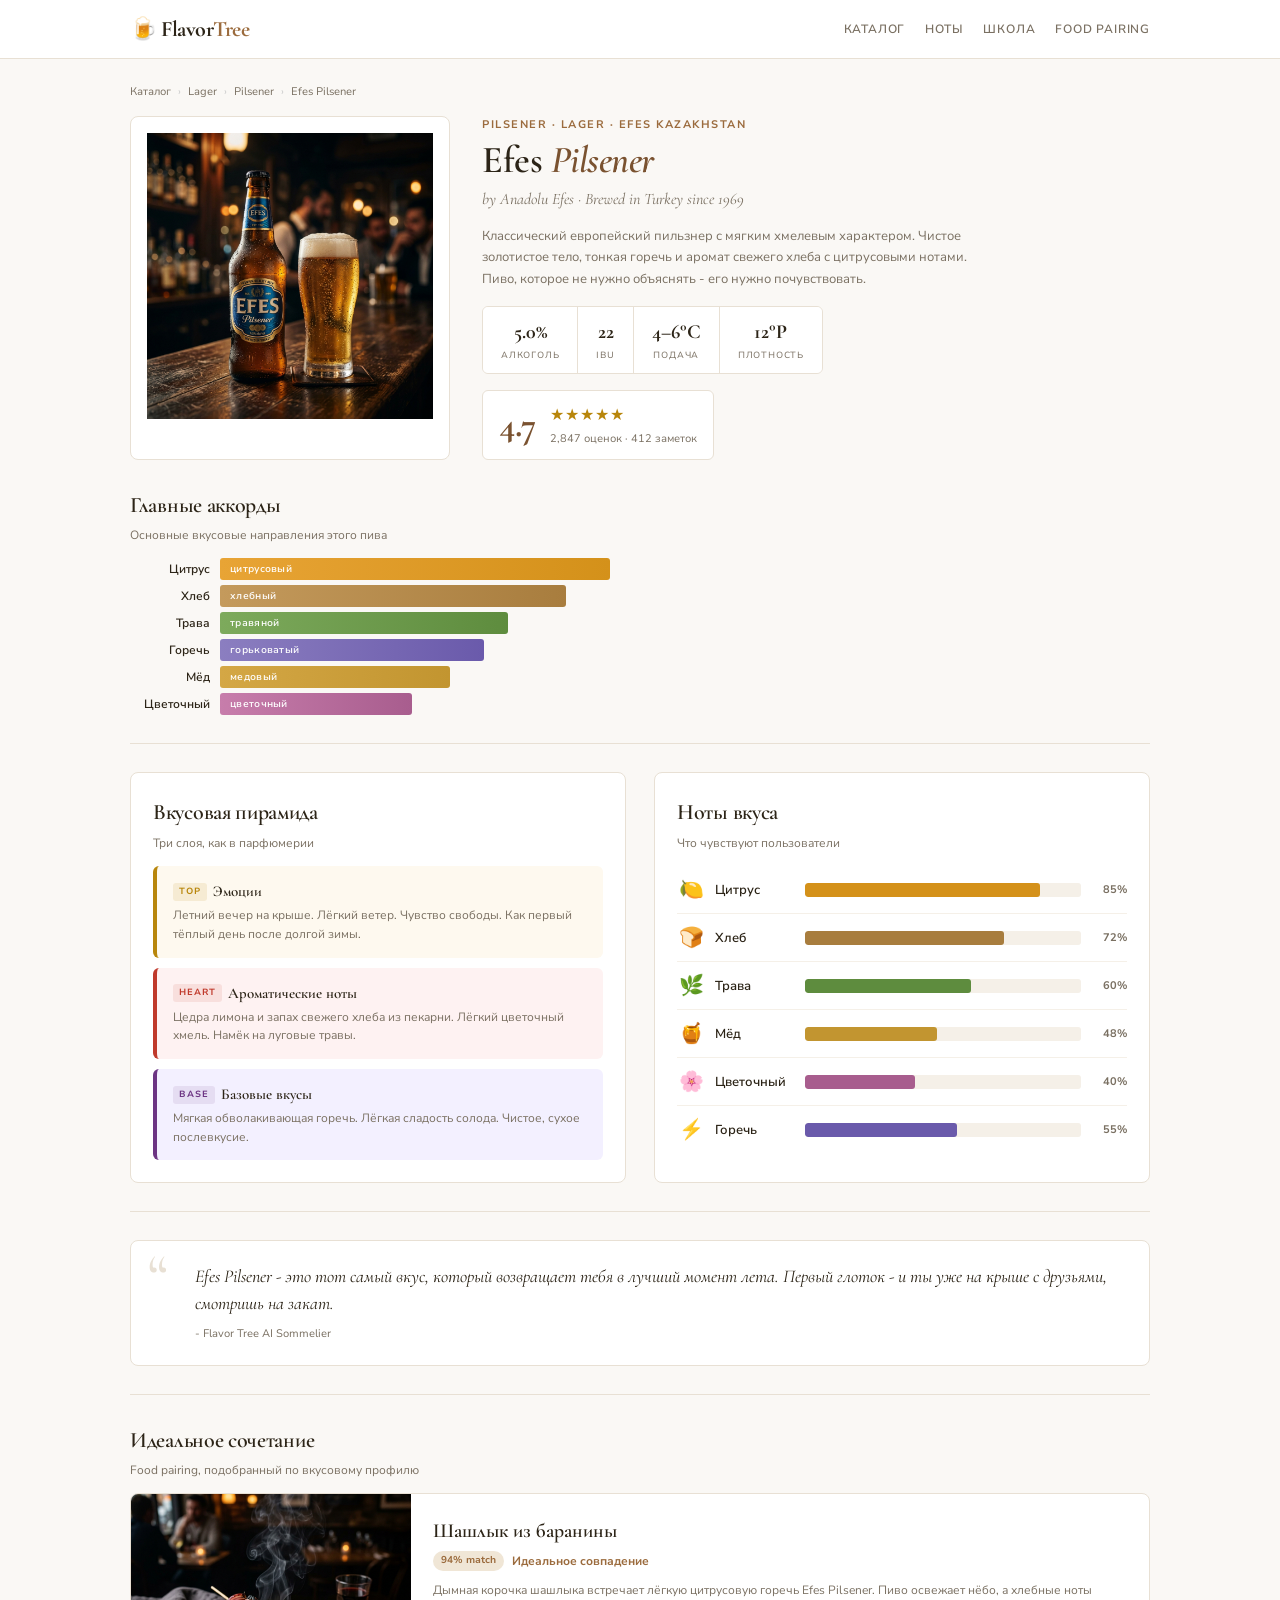
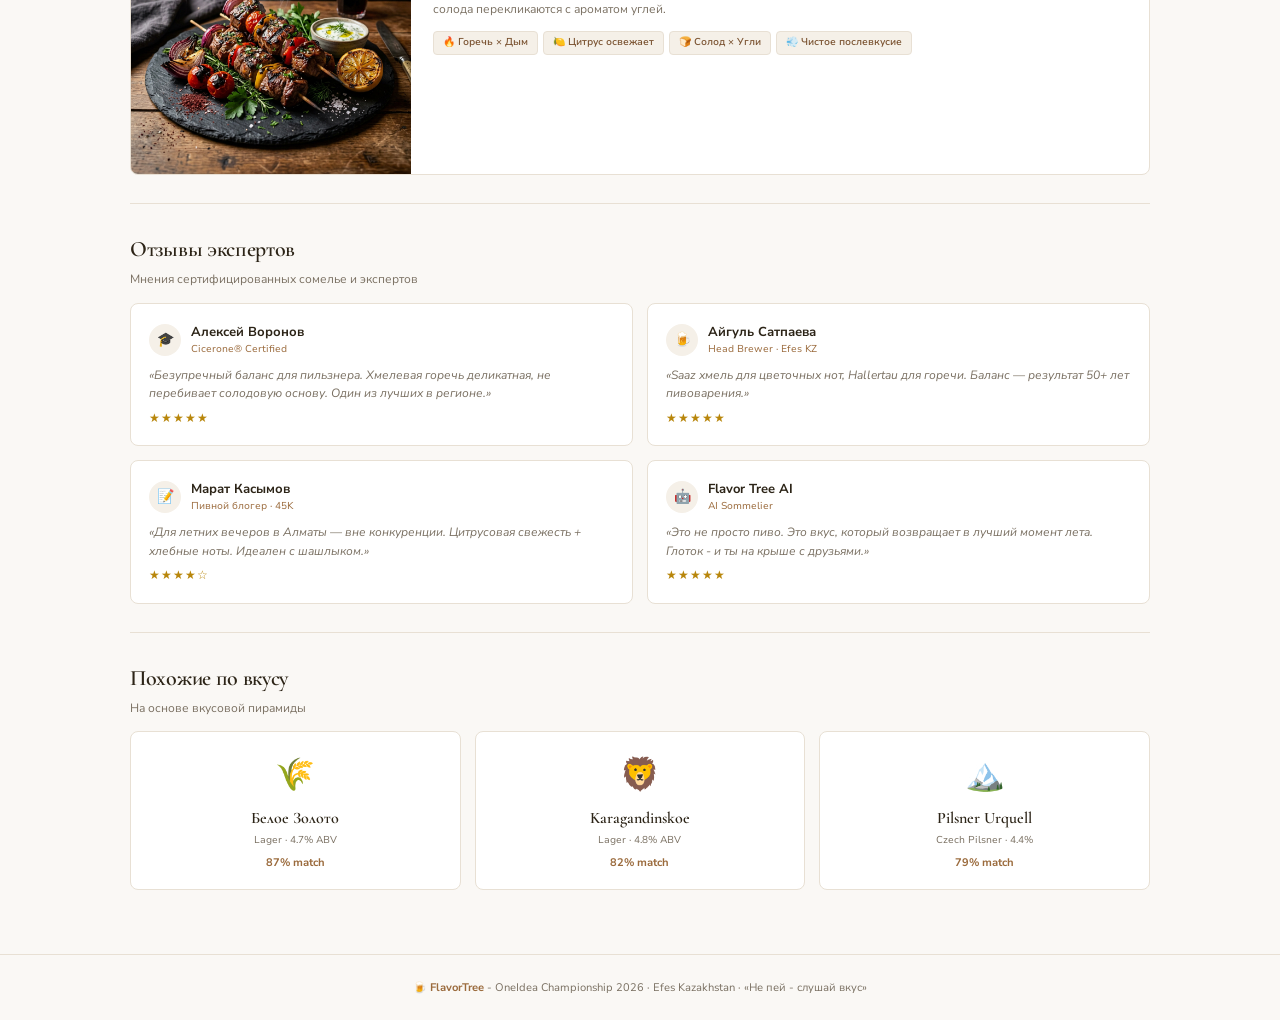
<file: landing.html>
<!DOCTYPE html>
<html lang="ru">
<head>
<meta charset="UTF-8">
<meta name="viewport" content="width=device-width, initial-scale=1.0">
<title>Flavor Tree - Efes Pilsener</title>
<link href="https://fonts.googleapis.com/css2?family=Cormorant+Garamond:ital,wght@0,400;0,500;0,600;0,700;1,400;1,500&family=Nunito+Sans:wght@300;400;500;600;700&display=swap" rel="stylesheet">
<style>
*{margin:0;padding:0;box-sizing:border-box}
:root{
  --bg:#faf8f5;
  --card:#fff;
  --cream:#f5f0e8;
  --accent:#9b6b3d;
  --accent2:#7a5230;
  --accent-light:#f0e6d6;
  --gold:#b8860b;
  --text:#2c2417;
  --muted:#7a7062;
  --border:#e8e0d4;
  --shadow:0 1px 4px rgba(44,36,23,0.06);
  --heading:'Cormorant Garamond',Georgia,'Times New Roman',serif;
  --body:'Nunito Sans','Helvetica Neue',Arial,sans-serif;
}
body{font-family:var(--body);background:var(--bg);color:var(--text);line-height:1.55;font-size:14px}
a{color:var(--accent);text-decoration:none}
a:hover{text-decoration:underline}

/* Nav */
.nav{padding:12px 0;border-bottom:1px solid var(--border);background:#fff}
.nav-inner{max-width:1060px;margin:0 auto;padding:0 20px;display:flex;justify-content:space-between;align-items:center}
.logo{font-family:var(--heading);font-size:22px;font-weight:700;color:var(--text);letter-spacing:-0.5px}
.logo em{color:var(--accent);font-style:normal}
.nav-links{display:flex;gap:20px}
.nav-links a{color:var(--muted);font-size:12px;font-weight:600;text-transform:uppercase;letter-spacing:.8px;text-decoration:none}
.nav-links a:hover{color:var(--accent)}

.container{max-width:1060px;margin:0 auto;padding:24px 20px}

/* Breadcrumb */
.breadcrumb{font-size:11px;color:var(--muted);margin-bottom:16px}
.breadcrumb a{color:var(--muted)}
.breadcrumb span{margin:0 4px;color:#ccc}

/* Hero */
.hero{display:grid;grid-template-columns:320px 1fr;gap:32px;margin-bottom:28px}
.hero-img{border:1px solid var(--border);border-radius:8px;overflow:hidden;background:#fff;padding:16px;text-align:center}
.hero-img img{max-width:100%;height:auto;max-height:360px;object-fit:contain}

.hero-info{}
.beer-style{font-size:11px;text-transform:uppercase;letter-spacing:1.5px;color:var(--accent);font-weight:700;margin-bottom:6px}
.hero-info h1{font-family:var(--heading);font-size:38px;font-weight:600;line-height:1.15;margin-bottom:4px;color:var(--text);letter-spacing:-0.5px}
.hero-info h1 em{font-style:italic;color:var(--accent2)}
.brand-line{font-family:var(--heading);font-size:16px;color:var(--muted);font-style:italic;margin-bottom:14px}
.hero-desc{font-size:13px;color:var(--muted);line-height:1.65;margin-bottom:16px;max-width:520px}

/* Stats inline */
.specs{display:flex;gap:0;margin-bottom:16px;border:1px solid var(--border);border-radius:6px;overflow:hidden;width:fit-content}
.spec{padding:10px 18px;text-align:center;border-right:1px solid var(--border);background:#fff}
.spec:last-child{border-right:none}
.spec .val{font-family:var(--heading);font-size:20px;font-weight:700;color:var(--text)}
.spec .lbl{font-size:9px;text-transform:uppercase;letter-spacing:.8px;color:var(--muted);margin-top:1px}

/* Rating */
.rating-row{display:flex;align-items:center;gap:14px;padding:12px 16px;background:#fff;border:1px solid var(--border);border-radius:6px;width:fit-content}
.rating-num{font-family:var(--heading);font-size:36px;font-weight:700;color:var(--accent2);line-height:1}
.rating-stars{color:var(--gold);font-size:16px;letter-spacing:1px}
.rating-count{font-size:11px;color:var(--muted);margin-top:2px}

/* Section divider */
.section{margin-bottom:28px}
.sec-head{font-family:var(--heading);font-size:22px;font-weight:600;color:var(--text);margin-bottom:4px;letter-spacing:-0.3px}
.sec-sub{font-size:12px;color:var(--muted);margin-bottom:14px}
.divider{height:1px;background:var(--border);margin:28px 0}

/* Accords / Notes bars (Fragrantica style) */
.accords{display:flex;flex-direction:column;gap:5px;max-width:480px}
.accord-row{display:flex;align-items:center;gap:10px}
.accord-label{width:80px;font-size:12px;color:var(--text);font-weight:600;text-align:right;flex-shrink:0}
.accord-bar{height:22px;border-radius:3px;display:flex;align-items:center;padding-left:10px;font-size:10px;color:#fff;font-weight:600;letter-spacing:.3px}

/* Two-col layout */
.two-col{display:grid;grid-template-columns:1fr 1fr;gap:28px}

/* Pyramid */
.pyramid-section{background:#fff;border:1px solid var(--border);border-radius:8px;padding:22px}
.pyr-layers{display:flex;flex-direction:column;gap:10px}
.pyr-layer{padding:14px 16px;border-radius:6px;border-left:4px solid}
.pyr-layer.top{background:#fef9ef;border-color:var(--gold)}
.pyr-layer.heart{background:#fef2f2;border-color:#c0392b}
.pyr-layer.base{background:#f3f0ff;border-color:#6c3483}
.pyr-layer h4{font-family:var(--heading);font-size:15px;font-weight:600;margin-bottom:3px;display:flex;align-items:center;gap:6px}
.pyr-layer h4 .tag{font-size:9px;text-transform:uppercase;letter-spacing:1px;padding:2px 6px;border-radius:3px;font-weight:700;font-family:var(--body)}
.pyr-layer.top .tag{background:rgba(184,134,11,0.12);color:var(--gold)}
.pyr-layer.heart .tag{background:rgba(192,57,43,0.1);color:#c0392b}
.pyr-layer.base .tag{background:rgba(108,52,131,0.1);color:#6c3483}
.pyr-layer p{font-size:12px;color:var(--muted);line-height:1.55}

/* Notes voting (Fragrantica style) */
.notes-voting{background:#fff;border:1px solid var(--border);border-radius:8px;padding:22px}
.note-vote{display:flex;align-items:center;gap:10px;padding:8px 0;border-bottom:1px solid #f5f0e8}
.note-vote:last-child{border-bottom:none}
.note-emoji{font-size:20px;width:28px;text-align:center}
.note-name{font-size:13px;font-weight:600;color:var(--text);width:80px}
.note-bar-bg{flex:1;height:14px;background:#f5f0e8;border-radius:3px;overflow:hidden}
.note-bar-fill{height:100%;border-radius:3px}
.note-pct{font-size:11px;font-weight:700;color:var(--muted);width:36px;text-align:right}

/* Food pairing */
.pairing{display:grid;grid-template-columns:280px 1fr;gap:0;background:#fff;border:1px solid var(--border);border-radius:8px;overflow:hidden}
.pairing img{width:100%;height:100%;min-height:240px;object-fit:cover}
.pairing-body{padding:22px}
.pairing-body h3{font-family:var(--heading);font-size:20px;font-weight:600;margin-bottom:4px}
.match-line{font-size:12px;font-weight:700;color:var(--accent);margin-bottom:10px;display:flex;align-items:center;gap:8px}
.match-pill{background:var(--accent-light);padding:2px 8px;border-radius:10px;font-size:10px}
.pairing-body>p{font-size:12px;color:var(--muted);line-height:1.6;margin-bottom:12px}
.pair-tags{display:flex;flex-wrap:wrap;gap:5px}
.pair-tags span{font-size:10px;padding:3px 9px;border-radius:4px;background:var(--cream);color:var(--accent2);font-weight:600;border:1px solid var(--border)}

/* Reviews */
.reviews{display:grid;grid-template-columns:1fr 1fr;gap:14px}
.review{background:#fff;border:1px solid var(--border);border-radius:8px;padding:18px}
.rev-head{display:flex;align-items:center;gap:10px;margin-bottom:8px}
.rev-ava{width:32px;height:32px;border-radius:50%;background:var(--cream);display:flex;align-items:center;justify-content:center;font-size:14px}
.rev-name{font-size:13px;font-weight:700;color:var(--text)}
.rev-role{font-size:10px;color:var(--accent)}
.review p{font-size:12px;color:var(--muted);line-height:1.55;font-style:italic}
.review .stars{margin-top:6px;color:var(--gold);font-size:12px;letter-spacing:1px}

/* Similar */
.similar{display:grid;grid-template-columns:repeat(3,1fr);gap:14px}
.sim-card{background:#fff;border:1px solid var(--border);border-radius:8px;padding:18px;text-align:center;transition:border-color .2s}
.sim-card:hover{border-color:var(--accent)}
.sim-card .sim-icon{font-size:32px;margin-bottom:6px}
.sim-card h4{font-family:var(--heading);font-size:16px;font-weight:600;margin-bottom:2px}
.sim-card .sim-sub{font-size:10px;color:var(--muted);margin-bottom:6px}
.sim-card .sim-match{font-size:11px;font-weight:700;color:var(--accent)}

/* Quote */
.quote-block{background:#fff;border:1px solid var(--border);border-radius:8px;padding:22px 28px;position:relative}
.quote-block::before{content:'\201C';font-family:var(--heading);font-size:64px;color:var(--border);position:absolute;top:4px;left:16px;line-height:1}
.quote-block blockquote{font-family:var(--heading);font-size:18px;font-style:italic;color:var(--text);line-height:1.5;padding-left:36px}
.quote-block footer{font-size:11px;color:var(--muted);margin-top:8px;padding-left:36px}

.footer{text-align:center;padding:24px;color:var(--muted);font-size:11px;border-top:1px solid var(--border);margin-top:12px}
.footer strong{color:var(--accent)}

@media(max-width:768px){
  .hero,.two-col,.pairing,.reviews,.similar{grid-template-columns:1fr}
}
</style>
</head>
<body>

<div class="nav">
  <div class="nav-inner">
    <div class="logo">🍺 Flavor<em>Tree</em></div>
    <div class="nav-links">
      <a href="#">Каталог</a>
      <a href="#">Ноты</a>
      <a href="#">Школа</a>
      <a href="#">Food Pairing</a>
    </div>
  </div>
</div>

<div class="container">

  <div class="breadcrumb">
    <a href="#">Каталог</a> <span>›</span>
    <a href="#">Lager</a> <span>›</span>
    <a href="#">Pilsener</a> <span>›</span>
    Efes Pilsener
  </div>

  <!-- HERO -->
  <div class="hero">
    <div class="hero-img">
      <img src="efes_hero.png" alt="Efes Pilsener">
    </div>
    <div class="hero-info">
      <div class="beer-style">Pilsener · Lager · Efes Kazakhstan</div>
      <h1>Efes <em>Pilsener</em></h1>
      <div class="brand-line">by Anadolu Efes · Brewed in Turkey since 1969</div>
      <p class="hero-desc">Классический европейский пильзнер с мягким хмелевым характером. Чистое золотистое тело, тонкая горечь и аромат свежего хлеба с цитрусовыми нотами. Пиво, которое не нужно объяснять - его нужно почувствовать.</p>
      <div class="specs">
        <div class="spec"><div class="val">5.0%</div><div class="lbl">Алкоголь</div></div>
        <div class="spec"><div class="val">22</div><div class="lbl">IBU</div></div>
        <div class="spec"><div class="val">4–6°C</div><div class="lbl">Подача</div></div>
        <div class="spec"><div class="val">12°P</div><div class="lbl">Плотность</div></div>
      </div>
      <div class="rating-row">
        <div class="rating-num">4.7</div>
        <div>
          <div class="rating-stars">★★★★★</div>
          <div class="rating-count">2,847 оценок · 412 заметок</div>
        </div>
      </div>
    </div>
  </div>

  <!-- ACCORDS -->
  <div class="section">
    <h2 class="sec-head">Главные аккорды</h2>
    <p class="sec-sub">Основные вкусовые направления этого пива</p>
    <div class="accords">
      <div class="accord-row"><span class="accord-label">Цитрус</span><div class="accord-bar" style="width:85%;background:linear-gradient(90deg,#e8a435,#d4911a)">цитрусовый</div></div>
      <div class="accord-row"><span class="accord-label">Хлеб</span><div class="accord-bar" style="width:72%;background:linear-gradient(90deg,#c49a5c,#a87d3e)">хлебный</div></div>
      <div class="accord-row"><span class="accord-label">Трава</span><div class="accord-bar" style="width:60%;background:linear-gradient(90deg,#7daa5c,#5e8c3e)">травяной</div></div>
      <div class="accord-row"><span class="accord-label">Горечь</span><div class="accord-bar" style="width:55%;background:linear-gradient(90deg,#8b7ec0,#6a5aab)">горьковатый</div></div>
      <div class="accord-row"><span class="accord-label">Мёд</span><div class="accord-bar" style="width:48%;background:linear-gradient(90deg,#d4a745,#c29530)">медовый</div></div>
      <div class="accord-row"><span class="accord-label">Цветочный</span><div class="accord-bar" style="width:40%;background:linear-gradient(90deg,#c77dab,#a85d8e)">цветочный</div></div>
    </div>
  </div>

  <div class="divider"></div>

  <!-- PYRAMID + NOTES -->
  <div class="two-col section">
    <div class="pyramid-section">
      <h2 class="sec-head">Вкусовая пирамида</h2>
      <p class="sec-sub">Три слоя, как в парфюмерии</p>
      <div class="pyr-layers">
        <div class="pyr-layer top">
          <h4><span class="tag">Top</span> Эмоции</h4>
          <p>Летний вечер на крыше. Лёгкий ветер. Чувство свободы. Как первый тёплый день после долгой зимы.</p>
        </div>
        <div class="pyr-layer heart">
          <h4><span class="tag">Heart</span> Ароматические ноты</h4>
          <p>Цедра лимона и запах свежего хлеба из пекарни. Лёгкий цветочный хмель. Намёк на луговые травы.</p>
        </div>
        <div class="pyr-layer base">
          <h4><span class="tag">Base</span> Базовые вкусы</h4>
          <p>Мягкая обволакивающая горечь. Лёгкая сладость солода. Чистое, сухое послевкусие.</p>
        </div>
      </div>
    </div>

    <div class="notes-voting">
      <h2 class="sec-head">Ноты вкуса</h2>
      <p class="sec-sub">Что чувствуют пользователи</p>
      <div class="note-vote"><span class="note-emoji">🍋</span><span class="note-name">Цитрус</span><div class="note-bar-bg"><div class="note-bar-fill" style="width:85%;background:#d4911a"></div></div><span class="note-pct">85%</span></div>
      <div class="note-vote"><span class="note-emoji">🍞</span><span class="note-name">Хлеб</span><div class="note-bar-bg"><div class="note-bar-fill" style="width:72%;background:#a87d3e"></div></div><span class="note-pct">72%</span></div>
      <div class="note-vote"><span class="note-emoji">🌿</span><span class="note-name">Трава</span><div class="note-bar-bg"><div class="note-bar-fill" style="width:60%;background:#5e8c3e"></div></div><span class="note-pct">60%</span></div>
      <div class="note-vote"><span class="note-emoji">🍯</span><span class="note-name">Мёд</span><div class="note-bar-bg"><div class="note-bar-fill" style="width:48%;background:#c29530"></div></div><span class="note-pct">48%</span></div>
      <div class="note-vote"><span class="note-emoji">🌸</span><span class="note-name">Цветочный</span><div class="note-bar-bg"><div class="note-bar-fill" style="width:40%;background:#a85d8e"></div></div><span class="note-pct">40%</span></div>
      <div class="note-vote"><span class="note-emoji">⚡</span><span class="note-name">Горечь</span><div class="note-bar-bg"><div class="note-bar-fill" style="width:55%;background:#6a5aab"></div></div><span class="note-pct">55%</span></div>
    </div>
  </div>

  <div class="divider"></div>

  <!-- QUOTE -->
  <div class="quote-block section">
    <blockquote>Efes Pilsener - это тот самый вкус, который возвращает тебя в лучший момент лета. Первый глоток - и ты уже на крыше с друзьями, смотришь на закат.</blockquote>
    <footer>- Flavor Tree AI Sommelier</footer>
  </div>

  <div class="divider"></div>

  <!-- FOOD PAIRING -->
  <div class="section">
    <h2 class="sec-head">Идеальное сочетание</h2>
    <p class="sec-sub">Food pairing, подобранный по вкусовому профилю</p>
    <div class="pairing">
      <img src="shashlik.png" alt="Шашлык">
      <div class="pairing-body">
        <h3>Шашлык из баранины</h3>
        <div class="match-line"><span class="match-pill">94% match</span> Идеальное совпадение</div>
        <p>Дымная корочка шашлыка встречает лёгкую цитрусовую горечь Efes Pilsener. Пиво освежает нёбо, а хлебные ноты солода перекликаются с ароматом углей.</p>
        <div class="pair-tags">
          <span>🔥 Горечь × Дым</span>
          <span>🍋 Цитрус освежает</span>
          <span>🍞 Солод × Угли</span>
          <span>💨 Чистое послевкусие</span>
        </div>
      </div>
    </div>
  </div>

  <div class="divider"></div>

  <!-- EXPERT REVIEWS -->
  <div class="section">
    <h2 class="sec-head">Отзывы экспертов</h2>
    <p class="sec-sub">Мнения сертифицированных сомелье и экспертов</p>
    <div class="reviews">
      <div class="review">
        <div class="rev-head"><div class="rev-ava">🎓</div><div><div class="rev-name">Алексей Воронов</div><div class="rev-role">Cicerone® Certified</div></div></div>
        <p>«Безупречный баланс для пильзнера. Хмелевая горечь деликатная, не перебивает солодовую основу. Один из лучших в регионе.»</p>
        <div class="stars">★★★★★</div>
      </div>
      <div class="review">
        <div class="rev-head"><div class="rev-ava">🍺</div><div><div class="rev-name">Айгуль Сатпаева</div><div class="rev-role">Head Brewer · Efes KZ</div></div></div>
        <p>«Saaz хмель для цветочных нот, Hallertau для горечи. Баланс — результат 50+ лет пивоварения.»</p>
        <div class="stars">★★★★★</div>
      </div>
      <div class="review">
        <div class="rev-head"><div class="rev-ava">📝</div><div><div class="rev-name">Марат Касымов</div><div class="rev-role">Пивной блогер · 45K</div></div></div>
        <p>«Для летних вечеров в Алматы — вне конкуренции. Цитрусовая свежесть + хлебные ноты. Идеален с шашлыком.»</p>
        <div class="stars">★★★★☆</div>
      </div>
      <div class="review">
        <div class="rev-head"><div class="rev-ava">🤖</div><div><div class="rev-name">Flavor Tree AI</div><div class="rev-role">AI Sommelier</div></div></div>
        <p>«Это не просто пиво. Это вкус, который возвращает в лучший момент лета. Глоток - и ты на крыше с друзьями.»</p>
        <div class="stars">★★★★★</div>
      </div>
    </div>
  </div>

  <div class="divider"></div>

  <!-- SIMILAR -->
  <div class="section">
    <h2 class="sec-head">Похожие по вкусу</h2>
    <p class="sec-sub">На основе вкусовой пирамиды</p>
    <div class="similar">
      <div class="sim-card"><div class="sim-icon">🌾</div><h4>Белое Золото</h4><div class="sim-sub">Lager · 4.7% ABV</div><div class="sim-match">87% match</div></div>
      <div class="sim-card"><div class="sim-icon">🦁</div><h4>Karagandinskoe</h4><div class="sim-sub">Lager · 4.8% ABV</div><div class="sim-match">82% match</div></div>
      <div class="sim-card"><div class="sim-icon">🏔️</div><h4>Pilsner Urquell</h4><div class="sim-sub">Czech Pilsner · 4.4%</div><div class="sim-match">79% match</div></div>
    </div>
  </div>

</div>

<div class="footer">🍺 <strong>FlavorTree</strong> - OneIdea Championship 2026 · Efes Kazakhstan · «Не пей - слушай вкус»</div>

</body>
</html>
</file>
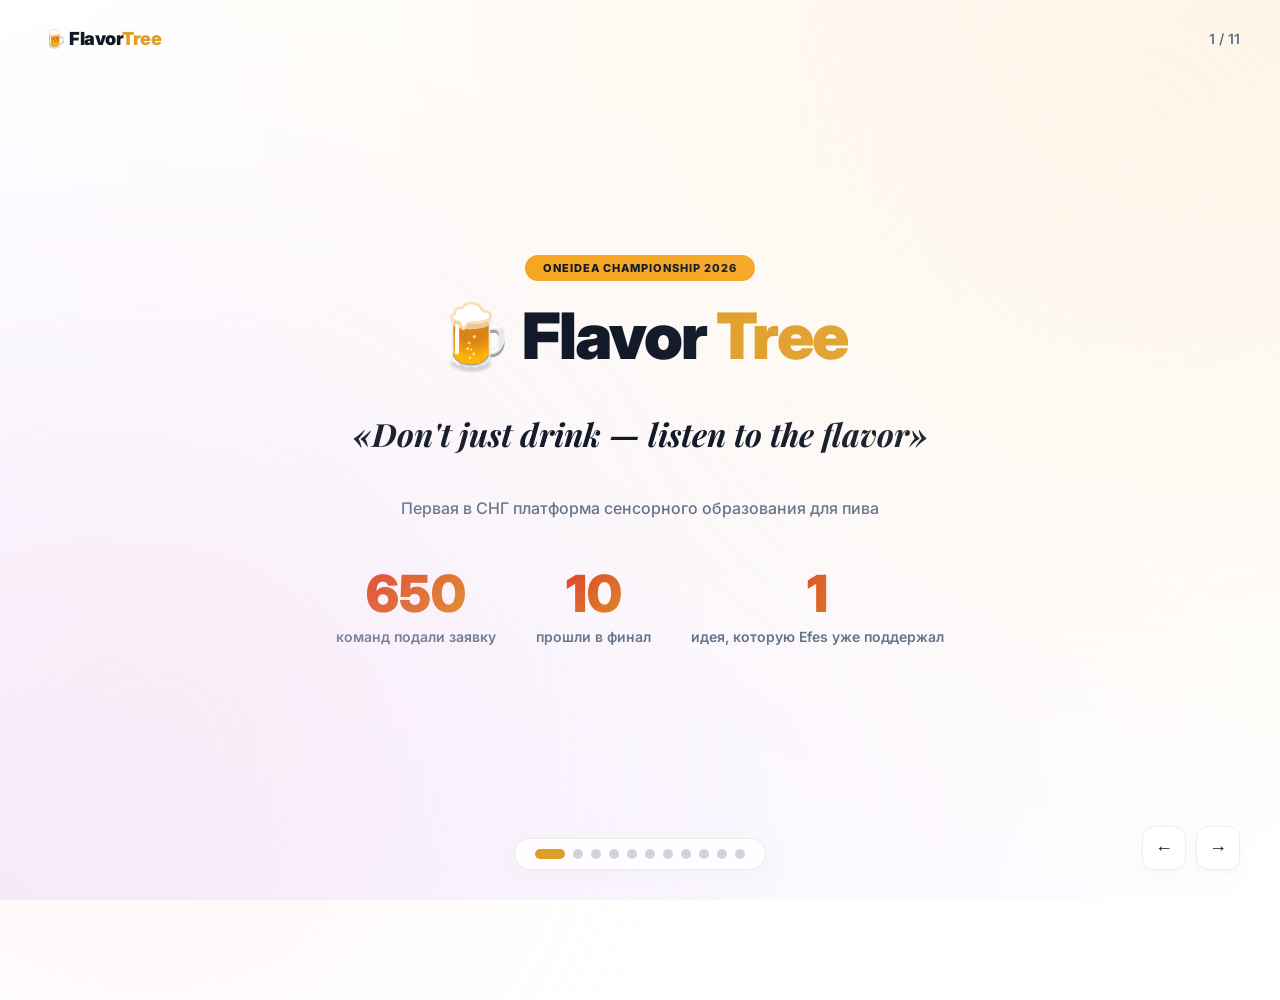
<file: presentation.html>
<!DOCTYPE html>
<html lang="en">
<head>
<meta charset="UTF-8">
<meta name="viewport" content="width=device-width, initial-scale=1.0">
<title>Flavor Tree — OneIdea Championship 2026</title>
<link href="https://fonts.googleapis.com/css2?family=Inter:wght@300;400;500;600;700;800;900&family=Playfair+Display:ital,wght@0,700;1,700&display=swap" rel="stylesheet">
<style>
*{margin:0;padding:0;box-sizing:border-box}
:root{
  --bg: radial-gradient(100% 100% at 100% 0%, #fef5e8 0%, rgba(255, 255, 255, 0) 100%), 
        radial-gradient(100% 100% at 0% 100%, #f4ebff 0%, rgba(255, 255, 255, 0) 100%), 
        #fff;
  --card: rgba(253, 251, 247, 0.7);
  --accent: #df9e28;
  --accent2: #dc2626;
  --green: #10b981;
  --blue: #3b82f6;
  --purple: #8b5cf6;
  --text: #111827;
  --muted: #64748b;
  --glass: rgba(253, 251, 247, 0.5);
  --border: #f2ebe1;
  --shadow: 0 10px 30px -10px rgba(220,210,195,0.3);
}
body{
  font-family:'Inter',sans-serif;
  background: var(--bg);
  background-attachment: fixed;
  color:var(--text);
  overflow:hidden;
  height:100vh;
  width:100vw;
}
.deck{position:relative;width:100%;height:100%}
.slide{
  position:absolute;
  top:0;
  left:0;
  width:100%;
  height:100%;
  display:flex;
  flex-direction:column;
  justify-content:center;
  align-items:center;
  padding:60px 80px;
  opacity:0;
  transform:translateX(60px);
  transition:all .5s cubic-bezier(.4,0,.2,1);
  pointer-events:none;
  text-align:center;
}
.slide.active{opacity:1;transform:translateX(0);pointer-events:all}
.slide.prev{opacity:0;transform:translateX(-60px)}

/* Brand logo */
.slide-logo{
  position: absolute;
  top: 28px;
  left: 44px;
  font-family: 'Inter', sans-serif;
  font-size: 18px;
  font-weight: 900;
  color: var(--text);
  letter-spacing: -0.5px;
  z-index: 100;
}
.slide-logo span{
  color: var(--accent);
}

/* Nav */
.nav{
  position:fixed;
  bottom:30px;
  left:50%;
  transform:translateX(-50%);
  display:flex;
  gap:8px;
  z-index:100;
  background: rgba(255, 255, 255, 0.8);
  backdrop-filter:blur(20px);
  padding:10px 20px;
  border-radius:50px;
  border:1px solid var(--border);
  box-shadow: 0 4px 20px rgba(220, 210, 195, 0.15);
}
.nav .dot{width:10px;height:10px;border-radius:50%;background:#d1d5db;cursor:pointer;transition:all .3s}
.nav .dot.active{background:var(--accent);width:30px;border-radius:5px}

.controls{position:fixed;bottom:30px;right:40px;display:flex;gap:10px;z-index:100}
.controls button{
  background: rgba(255, 255, 255, 0.85);
  backdrop-filter:blur(10px);
  border:1px solid var(--border);
  color:var(--text);
  width:44px;
  height:44px;
  border-radius:12px;
  cursor:pointer;
  font-size:18px;
  transition:all .2s;
  box-shadow: 0 4px 12px rgba(220,210,195,0.15);
}
.controls button:hover{background:var(--accent);color:#fff;border-color:var(--accent)}
.slide-num{position:fixed;top:30px;right:40px;font-size:14px;color:var(--muted);z-index:100;font-weight:600}

/* Typography */
h1{
  font-family:'Inter',sans-serif;
  font-size:clamp(48px,5vw,72px);
  font-weight:900;
  line-height:1.1;
  margin-bottom:20px;
  letter-spacing: -2px;
}
h2{
  font-family:'Inter',sans-serif;
  font-size:clamp(32px,3.5vw,52px);
  font-weight:900;
  margin-bottom:16px;
  line-height:1.2;
  letter-spacing: -1.5px;
}
h3{
  font-family:'Inter',sans-serif;
  font-size:clamp(20px,2vw,28px);
  font-weight:800;
  margin-bottom:12px;
  letter-spacing: -0.5px;
}
p,.desc{
  font-family:'Inter',sans-serif;
  font-size:clamp(16px,1.4vw,22px);
  color:var(--muted);
  line-height:1.6;
  max-width:800px;
  font-weight: 500;
}
.tag{
  display:inline-block;
  background:#f5a623;
  color:#111827;
  padding:6px 18px;
  border-radius:30px;
  font-size:11px;
  font-weight:800;
  text-transform:uppercase;
  letter-spacing:1px;
  margin-bottom:20px;
}
.highlight{color:var(--accent)}
.highlight-red{color:var(--accent2)}
.highlight-green{color:var(--green)}
.highlight-blue{color:var(--blue)}

/* Cards grid */
.cards{display:grid;grid-template-columns:repeat(auto-fit,minmax(280px,1fr));gap:24px;width:100%;max-width:1100px;margin-top:30px}
.card{
  background:var(--card);
  backdrop-filter: blur(12px);
  border:1.5px solid var(--border);
  border-radius:16px;
  padding:28px;
  text-align:left;
  box-shadow: var(--shadow);
  transition:all .3s cubic-bezier(0.4, 0, 0.2, 1);
}
.card:hover{
  border-color:var(--accent);
  transform:translateY(-5px);
  box-shadow: 0 20px 40px -15px rgba(220, 210, 195, 0.5);
}
.card .icon{font-size:36px;margin-bottom:12px}
.card h4{
  font-family:'Inter',sans-serif;
  font-size:18px;
  font-weight:800;
  margin-bottom:8px;
  color: var(--text);
}
.card p{font-size:14px;color:var(--muted);line-height:1.5}

/* Pyramid */
.pyramid{display:flex;flex-direction:column;align-items:center;gap:0;margin:30px 0}
.pyramid-level{padding:18px 30px;text-align:center;font-weight:700;font-size:15px;position:relative;color:#fff}
.pyramid-level:nth-child(1){background:linear-gradient(135deg,#c084fc,#8b5cf6);width:240px;clip-path:polygon(20% 0,80% 0,100% 100%,0 100%);border-radius:8px 8px 0 0}
.pyramid-level:nth-child(2){background:linear-gradient(135deg,#fca5a5,#ef4444);width:340px}
.pyramid-level:nth-child(3){background:linear-gradient(135deg,#ffd494,#df9e28);width:440px;border-radius:0 0 12px 12px}

/* Stats */
.stats{display:flex;gap:40px;margin-top:30px;flex-wrap:wrap;justify-content:center}
.stat{text-align:center}
.stat .num{font-size:clamp(36px,4vw,56px);font-weight:900;background:linear-gradient(135deg,var(--accent2),var(--accent));-webkit-background-clip:text;-webkit-text-fill-color:transparent}
.stat .label{font-size:14px;color:var(--muted);margin-top:4px;font-weight: 600}

/* Table */
.tbl{
  width:100%;
  max-width:900px;
  margin-top:24px;
  border-collapse:collapse;
  background: var(--card);
  border: 1px solid var(--border);
  border-radius: 12px;
  overflow: hidden;
  box-shadow: var(--shadow);
}
.tbl th,.tbl td{padding:16px 24px;text-align:left;border-bottom:1px solid var(--border);font-size:15px}
.tbl th{
  background: rgba(245, 166, 35, 0.05);
  color:var(--accent);
  font-weight:800;
  font-size:12px;
  text-transform:uppercase;
  letter-spacing:1px;
}
.tbl td{color:var(--text);font-weight: 500;}
.tbl tr:last-child td{border-bottom: none;}
.tbl tr:hover td{background:rgba(242, 235, 225, 0.3)}

/* Comparison */
.vs{display:grid;grid-template-columns:1fr auto 1fr;gap:20px;align-items:center;max-width:900px;margin-top:24px}
.vs-box{
  background:var(--card);
  border:1px solid var(--border);
  border-radius:16px;
  padding:28px;
  text-align:center;
  box-shadow: var(--shadow);
}
.vs-box.ours{border-color:var(--accent);background:rgba(245,158,11,0.03)}
.vs-mid{font-size:28px;font-weight:900;color:var(--muted)}

/* List */
.check-list{text-align:left;max-width:700px;margin-top:20px}
.check-list li{list-style:none;padding:10px 0;font-size:17px;display:flex;align-items:center;gap:12px}
.check-list li::before{content:'✅';font-size:18px}

/* Bg effects */
.glow{
  position:absolute;
  width:500px;
  height:500px;
  border-radius:50%;
  filter:blur(140px);
  opacity:.4;
  pointer-events:none;
  z-index: 0;
}
.glow-amber{background:#fef5e8;top:-100px;right:-100px}
.glow-red{background:#fee2e2;bottom:-100px;left:-100px}
.glow-purple{background:#f5f3ff;top:50%;left:-100px}

/* Quote */
.quote{
  font-family:'Playfair Display',serif;
  font-size:clamp(28px,3vw,44px);
  font-weight: 700;
  font-style:italic;
  line-height:1.4;
  max-width:800px;
  margin:20px 0;
  color: var(--text);
}
.quote-author{font-size:16px;color:var(--muted);margin-top:12px;font-family:'Inter',sans-serif;font-style:normal}

@media(max-width:768px){
  .slide{padding:30px 24px}
  .cards{grid-template-columns:1fr}
  .vs{grid-template-columns:1fr;gap:10px}
  .vs-mid{transform:rotate(90deg)}
  .stats{gap:20px}
}
</style>
</head>
<body>

<div class="slide-logo">🍺 Flavor<span>Tree</span></div>

<div class="slide-num"><span id="curr">1</span> / <span id="total">10</span></div>

<div class="nav" id="nav"></div>

<div class="controls">
  <button onclick="go(-1)">←</button>
  <button onclick="go(1)">→</button>
</div>

<div class="deck" id="deck">

  <!-- SLIDE 1: Title -->
  <div class="slide active">
    <div class="glow glow-amber"></div>
    <div class="glow glow-red"></div>
    <span class="tag">OneIdea Championship 2026</span>
    <h1>🍺 Flavor <span class="highlight">Tree</span></h1>
    <p class="quote" style="font-size:clamp(22px,2.5vw,36px)">«Don't just drink — listen to the flavor»</p>
    <p style="margin-top:20px;font-size:16px;color:var(--muted)">Первая в СНГ платформа сенсорного образования для пива</p>
    <div class="stats" style="margin-top:40px">
      <div class="stat"><div class="num">650</div><div class="label">команд подали заявку</div></div>
      <div class="stat"><div class="num">10</div><div class="label">прошли в финал</div></div>
      <div class="stat"><div class="num">1</div><div class="label">идея, которую Efes уже поддержал</div></div>
    </div>
  </div>

  <!-- SLIDE 2: Problem -->
  <div class="slide">
    <div class="glow glow-red"></div>
    <span class="tag">Проблема</span>
    <h2>Люди <span class="highlight-red">пьют</span> пиво,<br>но не <span class="highlight">понимают</span> его</h2>
    <div class="cards" style="margin-top:30px">
      <div class="card" style="border-color:var(--accent2)">
        <div class="icon">🎯</div>
        <h4>72% выбирают по цене</h4>
        <p>Потребители не умеют объяснить, почему им нравится конкретное пиво. Выбор — привычка, не вкус.</p>
      </div>
      <div class="card" style="border-color:var(--accent)">
        <div class="icon">🍺</div>
        <h4>15 брендов — 0 различий</h4>
        <p>Efes KZ имеет 15 уникальных брендов, но потребитель не видит разницы между ними.</p>
      </div>
      <div class="card" style="border-color:var(--muted)">
        <div class="icon">📭</div>
        <h4>Нет платформ в СНГ</h4>
        <p>Untappd — это просто оценки и чекины. В СНГ нет ни одной платформы для сенсорного образования.</p>
      </div>
    </div>
  </div>

  <!-- SLIDE 3: CustDev & Market Validation -->
  <div class="slide">
    <div class="glow glow-red"></div>
    <div class="glow glow-amber"></div>
    <span class="tag">CustDev · Рыночная валидация</span>
    <h2>Мы спросили потребителей: <span class="highlight">80% болей</span> подтвердились</h2>
    <p style="font-size:16px;max-width:850px">Реальный опрос потребителей пива (Google Forms CustDev, сентябрь 2026):</p>
    
    <div class="cards" style="margin-top:24px;grid-template-columns:repeat(auto-fit,minmax(220px,1fr))">
      <div class="card" style="border-color:var(--accent2)">
        <div style="font-size:32px;font-weight:900;color:var(--accent2);line-height:1">45%</div>
        <h4 style="margin-top:8px">«Боюсь заказать невкусное»</h4>
        <p style="font-size:13px">Главный барьер. Люди берут один и тот же лагер просто из страха разочарования.</p>
      </div>

      <div class="card" style="border-color:var(--accent)">
        <div style="font-size:32px;font-weight:900;color:var(--accent);line-height:1">75%</div>
        <h4 style="margin-top:8px">Хотят подбор пива к еде</h4>
        <p style="font-size:13px">Food Pairing — самая желанная фича (#1). 58% требуют объяснения вкусовых мостов.</p>
      </div>

      <div class="card" style="border-color:var(--green)">
        <div style="font-size:32px;font-weight:900;color:var(--green);line-height:1">66.7%</div>
        <h4 style="margin-top:8px">Поставили 5 из 5 решению</h4>
        <p style="font-size:13px">83.4% дали оценку 4–5 нашему концепту. Безоговорочный Product-Market Fit.</p>
      </div>

      <div class="card" style="border-color:var(--purple)">
        <div style="font-size:32px;font-weight:900;color:var(--purple);line-height:1">0%</div>
        <h4 style="margin-top:8px">Пьют пиво с бешбармаком</h4>
        <p style="font-size:13px">Огромный незанятый океан: 75% пьют с шашлыком, но никто не знает сочетаний с нац. кухней!</p>
      </div>
    </div>
    <p style="margin-top:20px;font-size:14px;color:var(--muted)">💡 <strong>Главный инсайт:</strong> пользователи боятся платных подписок и скачивания приложений → наш ответ: <strong>бесплатный веб за 1 секунду по QR</strong>.</p>
  </div>

  <!-- SLIDE 4: Solution -->
  <div class="slide">
    <div class="glow glow-amber"></div>
    <span class="tag">Решение</span>
    <h2>Flavor Tree — <span class="highlight">вкусовая пирамида</span></h2>
    <p>Каждое пиво раскладывается на 3 слоя — как аромат в парфюмерии</p>
    <div class="pyramid">
      <div class="pyramid-level">🔺 TOP — Эмоции<br><small>свобода, ностальгия, лето</small></div>
      <div class="pyramid-level">❤️ HEART — Ароматические ноты<br><small>цитрус, хлеб, тмин, мёд</small></div>
      <div class="pyramid-level">⬇️ BASE — Базовые вкусы<br><small>горечь, сладость, кислота</small></div>
    </div>
    <p style="margin-top:16px"><em>«Как парфюмер раскладывает аромат на ноты, мы раскладываем вкус пива на слои»</em></p>
  </div>

  <!-- SLIDE 4: How it works -->
  <div class="slide">
    <div class="glow glow-purple"></div>
    <span class="tag">Как это работает</span>
    <h2><span class="highlight">Двусторонняя</span> навигация</h2>
    <p>По рекомендации Efes — платформа работает в обе стороны</p>
    <div class="vs" style="margin-top:30px">
      <div class="vs-box">
        <div style="font-size:40px;margin-bottom:10px">🍺→🌿</div>
        <h3>Пиво → Ноты</h3>
        <p style="font-size:14px">Выбираешь Efes Pilsener → видишь пирамиду: цитрус, хлеб, лёгкость, свобода</p>
      </div>
      <div class="vs-mid">⟷</div>
      <div class="vs-box ours">
        <div style="font-size:40px;margin-bottom:10px">🌿→🍺</div>
        <h3>Ноты → Пиво</h3>
        <p style="font-size:14px">Выбираешь «цитрус + свежесть» → рекомендация: Efes Pilsener (92% match)</p>
      </div>
    </div>
    <p style="margin-top:24px;font-size:15px">🤖 + <strong>AI рекомендации</strong> на основе персонального вкусового профиля</p>
  </div>

  <!-- SLIDE 5: Sommelier School -->
  <div class="slide">
    <div class="glow glow-amber"></div>
    <span class="tag">Образование</span>
    <h2>🎓 Школа Пивных <span class="highlight">Сомелье</span></h2>
    <p>4 уровня обучения — модель Duolingo + Cicerone</p>
    <table class="tbl">
      <tr><th>Уровень</th><th>Название</th><th>Чему учим</th></tr>
      <tr><td>🟢</td><td>Новичок</td><td>Базовые вкусы, как правильно пробовать пиво</td></tr>
      <tr><td>🔵</td><td>Исследователь</td><td>Ароматические ноты, стили пива (лагер vs эль)</td></tr>
      <tr><td>🟣</td><td>Знаток</td><td>Food pairing, влияние ингредиентов на вкус</td></tr>
      <tr><td>🟡</td><td>Сомелье</td><td>Слепая дегустация + цифровой сертификат Efes</td></tr>
    </table>
    <p style="margin-top:20px">XP · стрики · лидерборд · AI-наставник · AR-уроки</p>
  </div>

  <!-- SLIDE 6: Features -->
  <div class="slide">
    <div class="glow glow-purple"></div>
    <span class="tag">Уникальные фичи</span>
    <h2>Что делает нас <span class="highlight">особенными</span></h2>
    <div class="cards">
      <div class="card" style="border-color:var(--purple)">
        <div class="icon">🧬</div>
        <h4>Flavor DNA</h4>
        <p>Персональный вкусовой профиль — как Spotify Wrapped. «Ты 70% цитрусовый». Виральный шеринг.</p>
      </div>
      <div class="card" style="border-color:var(--accent)">
        <div class="icon">🍖</div>
        <h4>Казахская кухня + Пиво</h4>
        <p>Бешбармак → Karagandinskoe Тёмное. Шашлык → Efes Pilsener. Уникальная локализация.</p>
      </div>
      <div class="card" style="border-color:var(--blue)">
        <div class="icon">📸</div>
        <h4>Scan этикетки</h4>
        <p>Наводишь камеру → мгновенная вкусовая пирамида + рекомендация к еде.</p>
      </div>
    </div>
    <div class="vs" style="margin-top:30px;max-width:700px">
      <div class="vs-box">
        <h4 style="color:var(--muted)">Untappd</h4>
        <p style="font-size:14px">«Я пил, ставлю 4/5»</p>
      </div>
      <div class="vs-mid">VS</div>
      <div class="vs-box ours">
        <h4>Flavor Tree</h4>
        <p style="font-size:14px">«Я <em>понял</em> это пиво»</p>
      </div>
    </div>
  </div>

  <!-- SLIDE 7: Business -->
  <div class="slide">
    <div class="glow glow-amber"></div>
    <span class="tag">Бизнес-модель</span>
    <h2>💰 4 потока <span class="highlight">монетизации</span></h2>
    <table class="tbl">
      <tr><th>Поток</th><th>Модель</th><th>Таргет</th></tr>
      <tr><td>📊 B2B Data</td><td>Вкусовая аналитика для R&D</td><td>Efes, Carlsberg</td></tr>
      <tr><td>🎓 B2B Education</td><td>Обучение персонала HoReCa</td><td>Бары, рестораны</td></tr>
      <tr><td>🍺 Promoted</td><td>Нативные рекомендации брендов</td><td>Бренды Efes KZ</td></tr>
      <tr><td>👤 Freemium</td><td>Бесплатно + Premium AI-сомелье</td><td>Потребители</td></tr>
    </table>
    <div class="stats" style="margin-top:30px">
      <div class="stat"><div class="num">$1.8B</div><div class="label">рынок пива KZ</div></div>
      <div class="stat"><div class="num">15</div><div class="label">брендов Efes KZ</div></div>
      <div class="stat"><div class="num">∞</div><div class="label">масштаб: кофе, вино, Турция</div></div>
    </div>
  </div>

  <!-- SLIDE 8: Efes Economics -->
  <div class="slide">
    <div class="glow glow-amber"></div>
    <span class="tag">Выгода для Efes</span>
    <h2>📈 Как Flavor Tree <span class="highlight">растит прибыль</span> Efes</h2>
    <p>Образование потребителя напрямую увеличивает доходность бизнеса</p>
    <div class="cards" style="margin-top:30px">
      <div class="card" style="border-color:var(--accent)">
        <div class="icon">🚀</div>
        <h4>Premiumization</h4>
        <p>Маржа премиум-брендов в 2-3 раза выше. Сдвиг всего 2% потребителей в премиум увеличивает чистую прибыль Efes KZ на <strong>+$1.5M - $3M</strong> в год.</p>
      </div>
      <div class="card" style="border-color:var(--green)">
        <div class="icon">🎯</div>
        <h4>Рынок TAM/SAM/SOM</h4>
        <p>TAM (весь рынок пива РК) — $1.8B. SAM (сегмент вкусового пива) — $720M. SOM (цель на 3 года) — <strong>$7.2M</strong> (1% SAM).</p>
      </div>
      <div class="card" style="border-color:var(--purple)">
        <div class="icon">🏢</div>
        <h4>B2B HoReCa ROI</h4>
        <p>Обученный персонал HoReCa повышает средний чек на пиво на 15%. Подписка окупается для ресторана за 2 недели.</p>
      </div>
    </div>
  </div>

  <!-- SLIDE 9: Impact -->
  <div class="slide">
    <div class="glow glow-amber"></div>
    <div class="glow glow-purple"></div>
    <span class="tag">Что изменится</span>
    <h2>🌍 <span class="highlight">Impact</span></h2>
    <div class="cards">
      <div class="card" style="border-color:var(--accent)">
        <div class="icon">👤</div>
        <h4>Для потребителя</h4>
        <p>Осознанный выбор вместо привычки. Новые вкусы. Сертификат сомелье. Понимание «почему мне это нравится».</p>
      </div>
      <div class="card" style="border-color:var(--green)">
        <div class="icon">🏢</div>
        <h4>Для Efes / Anadolu</h4>
        <p>Новый канал связи через образование. Data asset для R&D. B2B обучение. Лояльность. Масштаб на Турцию.</p>
      </div>
      <div class="card" style="border-color:var(--blue)">
        <div class="icon">🌍</div>
        <h4>Для рынка</h4>
        <p>Новая категория — сенсорное образование. Культурный сдвиг: от «пить больше» к «пить лучше».</p>
      </div>
    </div>
  </div>

  <!-- SLIDE 9: CTA -->
  <div class="slide">
    <div class="glow glow-amber"></div>
    <div class="glow glow-red"></div>
    <span class="tag">Наш Ask</span>
    <h2>🚀 Что нам нужно</h2>
    <div class="cards" style="max-width:900px">
      <div class="card"><div class="icon">📊</div><h4>Данные</h4><p>Доступ к вкусовым профилям продуктов Efes</p></div>
      <div class="card"><div class="icon">🎪</div><h4>Пилот</h4><p>Школа сомелье на одном мероприятии Efes</p></div>
      <div class="card"><div class="icon">🧠</div><h4>Менторство</h4><p>Поддержка маркетинг-команды Efes</p></div>
    </div>
    <div style="margin-top:50px">
      <p class="quote">«We don't rate beer.<br>We teach people to <span class="highlight">understand</span> it.»</p>
      <p class="quote-author">Flavor Tree Team — OneIdea Championship 2026</p>
    </div>
  </div>

</div>

<script>
const slides=document.querySelectorAll('.slide');
const nav=document.getElementById('nav');
const total=slides.length;
let cur=0;
document.getElementById('total').textContent=total;

// Build nav dots
for(let i=0;i<total;i++){
  const d=document.createElement('div');
  d.className='dot'+(i===0?' active':'');
  d.onclick=()=>goTo(i);
  nav.appendChild(d);
}

function goTo(n){
  if(n<0||n>=total)return;
  slides[cur].classList.remove('active');
  slides[cur].classList.add(n>cur?'prev':'');
  nav.children[cur].classList.remove('active');
  cur=n;
  slides.forEach(s=>s.classList.remove('prev'));
  slides[cur].classList.add('active');
  nav.children[cur].classList.add('active');
  document.getElementById('curr').textContent=cur+1;
}

function go(d){goTo(cur+d)}

document.addEventListener('keydown',e=>{
  if(e.key==='ArrowRight'||e.key===' ')go(1);
  if(e.key==='ArrowLeft')go(-1);
  if(e.key==='f'){document.documentElement.requestFullscreen?.()}
});

// Touch support
let tx=0;
document.addEventListener('touchstart',e=>tx=e.touches[0].clientX);
document.addEventListener('touchend',e=>{
  const dx=e.changedTouches[0].clientX-tx;
  if(Math.abs(dx)>50)go(dx<0?1:-1);
});
</script>

</body>
</html>
</file>
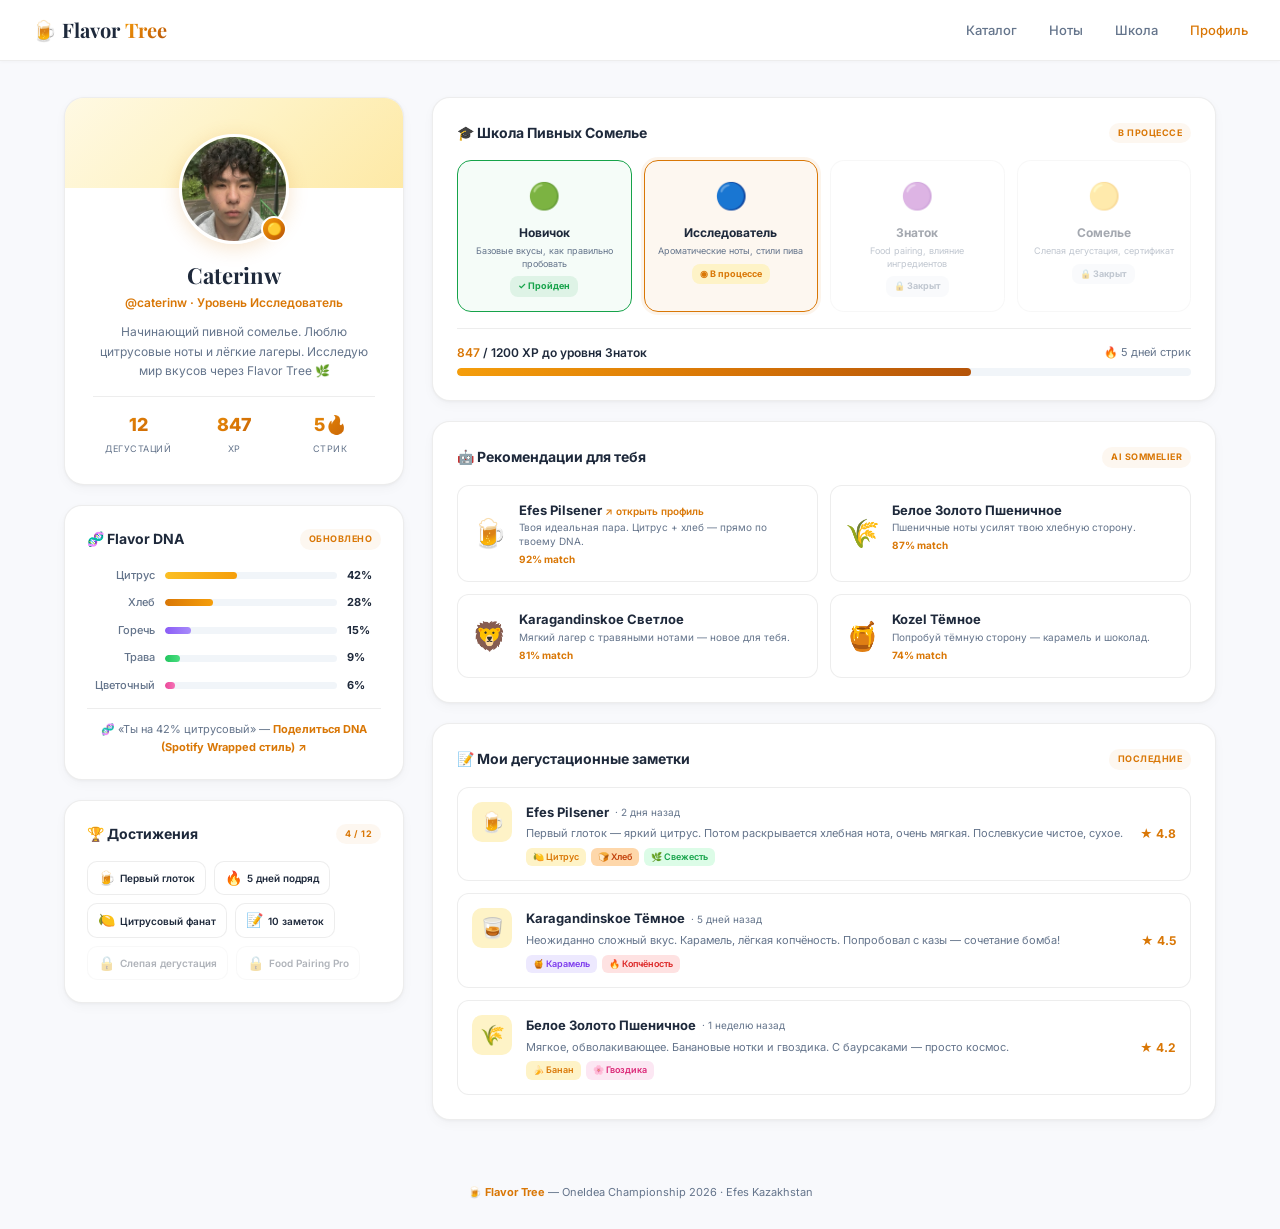
<file: profile.html>
<!DOCTYPE html>
<html lang="ru">

<head>
  <meta charset="UTF-8">
  <meta name="viewport" content="width=device-width, initial-scale=1.0">
  <title>Flavor Tree — Профиль пользователя</title>
  <link
    href="https://fonts.googleapis.com/css2?family=Inter:wght@300;400;500;600;700;800;900&family=Playfair+Display:ital,wght@0,400;0,700;1,400;1,700&display=swap"
    rel="stylesheet">
  <style>
    * {
      margin: 0;
      padding: 0;
      box-sizing: border-box
    }

    :root {
      --bg: #f8f9fc;
      --card: #ffffff;
      --accent: #d97706;
      --accent-light: #fef3c7;
      --accent-bg: rgba(217, 119, 6, 0.06);
      --gold: linear-gradient(135deg, #f59e0b, #d97706, #b45309);
      --text: #1e293b;
      --muted: #64748b;
      --border: rgba(0, 0, 0, 0.07);
      --green: #16a34a;
      --blue: #2563eb;
      --purple: #7c3aed;
      --red: #dc2626;
      --shadow: 0 1px 3px rgba(0, 0, 0, 0.04), 0 4px 12px rgba(0, 0, 0, 0.03)
    }

    body {
      font-family: 'Inter', sans-serif;
      background: var(--bg);
      color: var(--text);
      line-height: 1.6;
      min-height: 100vh
    }

    .topnav {
      padding: 14px 32px;
      display: flex;
      justify-content: space-between;
      align-items: center;
      border-bottom: 1px solid var(--border);
      background: #fff;
      position: sticky;
      top: 0;
      z-index: 100;
      box-shadow: 0 1px 4px rgba(0, 0, 0, 0.03)
    }

    .logo {
      font-family: 'Playfair Display', serif;
      font-size: 20px;
      font-weight: 700;
      color: var(--text)
    }

    .logo span {
      background: var(--gold);
      -webkit-background-clip: text;
      -webkit-text-fill-color: transparent
    }

    .topnav nav a {
      color: var(--muted);
      text-decoration: none;
      font-size: 13px;
      font-weight: 500;
      margin-left: 28px;
      transition: color .2s
    }

    .topnav nav a:hover,
    .topnav nav a.active {
      color: var(--accent)
    }

    .profile-layout {
      max-width: 1200px;
      margin: 0 auto;
      padding: 36px 24px;
      display: grid;
      grid-template-columns: 340px 1fr;
      gap: 28px
    }

    .sidebar {
      display: flex;
      flex-direction: column;
      gap: 20px
    }

    .profile-card {
      background: var(--card);
      border: 1px solid var(--border);
      border-radius: 20px;
      padding: 28px;
      text-align: center;
      position: relative;
      overflow: hidden;
      box-shadow: var(--shadow)
    }

    .profile-card::before {
      content: '';
      position: absolute;
      top: 0;
      left: 0;
      right: 0;
      height: 90px;
      background: linear-gradient(135deg, #fef3c7, #fde68a, #fcd34d);
      opacity: .5;
      pointer-events: none
    }

    .avatar-wrap {
      position: relative;
      width: 110px;
      height: 110px;
      margin: 8px auto 14px;
      z-index: 2
    }

    .avatar-wrap img {
      width: 110px;
      height: 110px;
      border-radius: 50%;
      object-fit: cover;
      border: 3px solid #fff;
      box-shadow: 0 4px 20px rgba(217, 119, 6, 0.2)
    }

    .avatar-badge {
      position: absolute;
      bottom: 2px;
      right: 2px;
      background: var(--gold);
      width: 26px;
      height: 26px;
      border-radius: 50%;
      display: flex;
      align-items: center;
      justify-content: center;
      font-size: 12px;
      border: 2px solid #fff
    }

    .profile-card h2 {
      font-family: 'Playfair Display', serif;
      font-size: 22px;
      position: relative;
      z-index: 2;
      color: var(--text)
    }

    .profile-card .username {
      color: var(--accent);
      font-size: 12px;
      font-weight: 600;
      margin-bottom: 10px
    }

    .profile-card .bio {
      color: var(--muted);
      font-size: 12px;
      line-height: 1.6;
      margin-bottom: 16px
    }

    .profile-stats {
      display: grid;
      grid-template-columns: 1fr 1fr 1fr;
      gap: 6px;
      padding-top: 14px;
      border-top: 1px solid var(--border)
    }

    .profile-stats .ps {
      text-align: center
    }

    .profile-stats .ps .v {
      font-size: 18px;
      font-weight: 800;
      background: var(--gold);
      -webkit-background-clip: text;
      -webkit-text-fill-color: transparent
    }

    .profile-stats .ps .l {
      font-size: 9px;
      color: var(--muted);
      text-transform: uppercase;
      letter-spacing: .5px;
      margin-top: 2px
    }

    .dna-card {
      background: var(--card);
      border: 1px solid var(--border);
      border-radius: 18px;
      padding: 22px;
      box-shadow: var(--shadow)
    }

    .card-header {
      display: flex;
      align-items: center;
      justify-content: space-between;
      margin-bottom: 16px
    }

    .card-header h3 {
      font-size: 14px;
      font-weight: 700;
      display: flex;
      align-items: center;
      gap: 8px;
      color: var(--text)
    }

    .card-header .tag {
      font-size: 9px;
      background: var(--accent-bg);
      color: var(--accent);
      padding: 3px 9px;
      border-radius: 10px;
      font-weight: 700;
      text-transform: uppercase;
      letter-spacing: .5px
    }

    .dna-bars {
      display: flex;
      flex-direction: column;
      gap: 10px
    }

    .dna-row {
      display: flex;
      align-items: center;
      gap: 10px
    }

    .dna-row .label {
      width: 68px;
      font-size: 11px;
      color: var(--muted);
      font-weight: 500;
      text-align: right
    }

    .dna-row .bar-bg {
      flex: 1;
      height: 7px;
      background: #f1f5f9;
      border-radius: 4px;
      overflow: hidden
    }

    .dna-row .bar-fill {
      height: 100%;
      border-radius: 4px
    }

    .dna-row .pct {
      width: 34px;
      font-size: 11px;
      font-weight: 700;
      color: var(--text)
    }

    .dna-share {
      margin-top: 14px;
      text-align: center;
      font-size: 11px;
      color: var(--muted);
      padding-top: 12px;
      border-top: 1px solid var(--border)
    }

    .dna-share strong {
      color: var(--accent)
    }

    .achievements {
      display: flex;
      gap: 8px;
      flex-wrap: wrap;
      margin-top: 0
    }

    .ach {
      display: flex;
      align-items: center;
      gap: 5px;
      padding: 5px 10px;
      border-radius: 10px;
      border: 1px solid var(--border);
      font-size: 10px;
      font-weight: 600;
      background: #fff;
      transition: all .3s;
      color: var(--text)
    }

    .ach:hover {
      border-color: var(--accent);
      background: var(--accent-light)
    }

    .ach .ach-icon {
      font-size: 14px
    }

    .content {
      display: flex;
      flex-direction: column;
      gap: 20px
    }

    .school-card {
      background: var(--card);
      border: 1px solid var(--border);
      border-radius: 18px;
      padding: 24px;
      box-shadow: var(--shadow)
    }

    .school-levels {
      display: grid;
      grid-template-columns: repeat(4, 1fr);
      gap: 12px;
      margin-top: 4px
    }

    .level-item {
      text-align: center;
      padding: 14px 8px;
      border-radius: 14px;
      border: 1px solid var(--border);
      transition: all .3s;
      background: #fff
    }

    .level-item.completed {
      border-color: var(--green);
      background: rgba(22, 163, 74, 0.04)
    }

    .level-item.current {
      border-color: var(--accent);
      background: var(--accent-bg);
      box-shadow: 0 0 0 3px rgba(217, 119, 6, 0.08)
    }

    .level-item.locked {
      opacity: .4
    }

    .level-icon {
      font-size: 26px;
      margin-bottom: 6px;
      display: block
    }

    .level-name {
      font-size: 12px;
      font-weight: 700;
      margin-bottom: 3px;
      color: var(--text)
    }

    .level-desc {
      font-size: 9px;
      color: var(--muted);
      line-height: 1.4
    }

    .level-status {
      margin-top: 6px;
      font-size: 9px;
      font-weight: 700;
      padding: 3px 8px;
      border-radius: 8px;
      display: inline-block
    }

    .level-item.completed .level-status {
      background: rgba(22, 163, 74, 0.1);
      color: var(--green)
    }

    .level-item.current .level-status {
      background: var(--accent-light);
      color: var(--accent)
    }

    .level-item.locked .level-status {
      background: #f1f5f9;
      color: var(--muted)
    }

    .xp-bar-wrap {
      margin-top: 16px;
      padding-top: 14px;
      border-top: 1px solid var(--border)
    }

    .xp-info {
      display: flex;
      justify-content: space-between;
      align-items: center;
      margin-bottom: 6px
    }

    .xp-info .xp-text {
      font-size: 12px;
      font-weight: 600;
      color: var(--text)
    }

    .xp-info .xp-text span {
      color: var(--accent)
    }

    .xp-info .streak {
      font-size: 11px;
      color: var(--muted)
    }

    .xp-bar-outer {
      height: 8px;
      background: #f1f5f9;
      border-radius: 4px;
      overflow: hidden
    }

    .xp-bar-inner {
      height: 100%;
      border-radius: 4px;
      background: var(--gold)
    }

    .recs-card {
      background: var(--card);
      border: 1px solid var(--border);
      border-radius: 18px;
      padding: 24px;
      box-shadow: var(--shadow)
    }

    .recs-list {
      display: grid;
      grid-template-columns: 1fr 1fr;
      gap: 12px
    }

    .rec-item {
      display: flex;
      gap: 12px;
      padding: 14px;
      border-radius: 12px;
      border: 1px solid var(--border);
      transition: all .3s;
      cursor: default;
      background: #fff
    }

    .rec-item:hover {
      border-color: var(--accent);
      transform: translateY(-2px);
      box-shadow: 0 4px 12px rgba(217, 119, 6, 0.06)
    }

    .rec-emoji {
      font-size: 28px;
      display: flex;
      align-items: center
    }

    .rec-info h4 {
      font-size: 13px;
      font-weight: 700;
      color: var(--text)
    }

    .rec-info p {
      font-size: 10px;
      color: var(--muted);
      line-height: 1.4
    }

    .rec-match {
      font-size: 10px;
      font-weight: 700;
      color: var(--accent);
      margin-top: 3px
    }

    .notes-card {
      background: var(--card);
      border: 1px solid var(--border);
      border-radius: 18px;
      padding: 24px;
      box-shadow: var(--shadow)
    }

    .notes-list {
      display: flex;
      flex-direction: column;
      gap: 12px
    }

    .note-entry {
      display: flex;
      gap: 14px;
      padding: 14px;
      border-radius: 12px;
      border: 1px solid var(--border);
      transition: all .3s;
      background: #fff
    }

    .note-entry:hover {
      border-color: rgba(217, 119, 6, 0.3)
    }

    .note-beer-img {
      width: 40px;
      height: 40px;
      border-radius: 10px;
      background: var(--accent-light);
      display: flex;
      align-items: center;
      justify-content: center;
      font-size: 20px;
      flex-shrink: 0
    }

    .note-content {
      flex: 1
    }

    .note-content h4 {
      font-size: 13px;
      font-weight: 700;
      display: flex;
      align-items: center;
      gap: 6px;
      color: var(--text)
    }

    .note-content .date {
      font-size: 10px;
      color: var(--muted);
      font-weight: 400
    }

    .note-content p {
      font-size: 11px;
      color: var(--muted);
      line-height: 1.5;
      margin-top: 3px
    }

    .note-tags {
      display: flex;
      gap: 5px;
      margin-top: 6px;
      flex-wrap: wrap
    }

    .note-tags span {
      font-size: 9px;
      padding: 2px 7px;
      border-radius: 6px;
      font-weight: 600
    }

    .note-rating {
      display: flex;
      align-items: center;
      font-size: 12px;
      color: var(--accent);
      font-weight: 700;
      flex-shrink: 0;
      align-self: center
    }

    .footer-badge {
      text-align: center;
      padding: 28px;
      color: var(--muted);
      font-size: 11px
    }

    .footer-badge strong {
      color: var(--accent)
    }

    @media(max-width:900px) {
      .profile-layout {
        grid-template-columns: 1fr
      }

      .school-levels {
        grid-template-columns: 1fr 1fr
      }

      .recs-list {
        grid-template-columns: 1fr
      }
    }
  </style>
</head>

<body>

  <div class="topnav">
    <div class="logo">🍺 Flavor <span>Tree</span></div>
    <nav>
      <a href="index.html">Каталог</a>
      <a href="#">Ноты</a>
      <a href="#">Школа</a>
      <a href="#" class="active">Профиль</a>
    </nav>
  </div>

  <div class="profile-layout">
    <div class="sidebar">
      <div class="profile-card">
        <div class="avatar-wrap">
          <img src="avatar.png" alt="Avatar">
          <div class="avatar-badge">🟡</div>
        </div>
        <h2>Caterinw</h2>
        <div class="username">@caterinw · Уровень Исследователь</div>
        <p class="bio">Начинающий пивной сомелье. Люблю цитрусовые ноты и лёгкие лагеры. Исследую мир вкусов через
          Flavor Tree 🌿</p>
        <div class="profile-stats">
          <div class="ps">
            <div class="v">12</div>
            <div class="l">Дегустаций</div>
          </div>
          <div class="ps">
            <div class="v">847</div>
            <div class="l">XP</div>
          </div>
          <div class="ps">
            <div class="v">5🔥</div>
            <div class="l">Стрик</div>
          </div>
        </div>
      </div>

      <div class="dna-card">
        <div class="card-header">
          <h3>🧬 Flavor DNA</h3>
          <span class="tag">Обновлено</span>
        </div>
        <div class="dna-bars">
          <div class="dna-row"><span class="label">Цитрус</span>
            <div class="bar-bg">
              <div class="bar-fill" style="width:42%;background:linear-gradient(90deg,#fbbf24,#f59e0b)"></div>
            </div><span class="pct">42%</span>
          </div>
          <div class="dna-row"><span class="label">Хлеб</span>
            <div class="bar-bg">
              <div class="bar-fill" style="width:28%;background:linear-gradient(90deg,#d97706,#f59e0b)"></div>
            </div><span class="pct">28%</span>
          </div>
          <div class="dna-row"><span class="label">Горечь</span>
            <div class="bar-bg">
              <div class="bar-fill" style="width:15%;background:linear-gradient(90deg,#8b5cf6,#a78bfa)"></div>
            </div><span class="pct">15%</span>
          </div>
          <div class="dna-row"><span class="label">Трава</span>
            <div class="bar-bg">
              <div class="bar-fill" style="width:9%;background:linear-gradient(90deg,#22c55e,#4ade80)"></div>
            </div><span class="pct">9%</span>
          </div>
          <div class="dna-row"><span class="label">Цветочный</span>
            <div class="bar-bg">
              <div class="bar-fill" style="width:6%;background:linear-gradient(90deg,#ec4899,#f472b6)"></div>
            </div><span class="pct">6%</span>
          </div>
        </div>
        <div class="dna-share" onclick="openFlavorDNAWrapped('Алибек')" style="cursor:pointer; transition:transform 0.2s;" onmouseover="this.style.transform='scale(1.02)'" onmouseout="this.style.transform='scale(1)'">🧬 «Ты на 42% цитрусовый» — <strong>Поделиться DNA (Spotify Wrapped стиль) ↗</strong></div>
      </div>

      <div class="dna-card">
        <div class="card-header">
          <h3>🏆 Достижения</h3>
          <span class="tag">4 / 12</span>
        </div>
        <div class="achievements">
          <div class="ach"><span class="ach-icon">🍺</span> Первый глоток</div>
          <div class="ach"><span class="ach-icon">🔥</span> 5 дней подряд</div>
          <div class="ach"><span class="ach-icon">🍋</span> Цитрусовый фанат</div>
          <div class="ach"><span class="ach-icon">📝</span> 10 заметок</div>
          <div class="ach" style="opacity:.35"><span class="ach-icon">🔒</span> Слепая дегустация</div>
          <div class="ach" style="opacity:.35"><span class="ach-icon">🔒</span> Food Pairing Pro</div>
        </div>
      </div>
    </div>

    <div class="content">
      <div class="school-card">
        <div class="card-header">
          <h3>🎓 Школа Пивных Сомелье</h3>
          <span class="tag">В процессе</span>
        </div>
        <div class="school-levels">
          <div class="level-item completed"><span class="level-icon">🟢</span>
            <div class="level-name">Новичок</div>
            <div class="level-desc">Базовые вкусы, как правильно пробовать</div>
            <div class="level-status">✓ Пройден</div>
          </div>
          <div class="level-item current"><span class="level-icon">🔵</span>
            <div class="level-name">Исследователь</div>
            <div class="level-desc">Ароматические ноты, стили пива</div>
            <div class="level-status">◉ В процессе</div>
          </div>
          <div class="level-item locked"><span class="level-icon">🟣</span>
            <div class="level-name">Знаток</div>
            <div class="level-desc">Food pairing, влияние ингредиентов</div>
            <div class="level-status">🔒 Закрыт</div>
          </div>
          <div class="level-item locked"><span class="level-icon">🟡</span>
            <div class="level-name">Сомелье</div>
            <div class="level-desc">Слепая дегустация, сертификат</div>
            <div class="level-status">🔒 Закрыт</div>
          </div>
        </div>
        <div class="xp-bar-wrap">
          <div class="xp-info">
            <div class="xp-text"><span>847</span> / 1200 XP до уровня Знаток</div>
            <div class="streak">🔥 5 дней стрик</div>
          </div>
          <div class="xp-bar-outer">
            <div class="xp-bar-inner" style="width:70%"></div>
          </div>
        </div>
      </div>

      <div class="recs-card">
        <div class="card-header">
          <h3>🤖 Рекомендации для тебя</h3>
          <span class="tag">AI Sommelier</span>
        </div>
        <div class="recs-list">
          <div class="rec-item" id="rec-efes" onclick="toggleBeerDetail()" style="cursor:pointer;transition:all .2s" title="Открыть профиль пива">
            <div class="rec-emoji">🍺</div>
            <div class="rec-info">
              <h4>Efes Pilsener <span style="font-size:10px;color:var(--accent);font-weight:600">↗ открыть профиль</span></h4>
              <p>Твоя идеальная пара. Цитрус + хлеб — прямо по твоему DNA.</p>
              <div class="rec-match">92% match</div>
            </div>
          </div>
          <div class="rec-item">
            <div class="rec-emoji">🌾</div>
            <div class="rec-info">
              <h4>Белое Золото Пшеничное</h4>
              <p>Пшеничные ноты усилят твою хлебную сторону.</p>
              <div class="rec-match">87% match</div>
            </div>
          </div>
          <div class="rec-item">
            <div class="rec-emoji">🦁</div>
            <div class="rec-info">
              <h4>Karagandinskoe Светлое</h4>
              <p>Мягкий лагер с травяными нотами — новое для тебя.</p>
              <div class="rec-match">81% match</div>
            </div>
          </div>
          <div class="rec-item">
            <div class="rec-emoji">🍯</div>
            <div class="rec-info">
              <h4>Kozel Тёмное</h4>
              <p>Попробуй тёмную сторону — карамель и шоколад.</p>
              <div class="rec-match">74% match</div>
            </div>
          </div>
        </div>
      </div>

      <!-- BEER DETAIL INLINE -->
      <div id="beer-detail" style="display:none;margin-top:4px;animation:fadeIn .3s ease">
        <div style="background:#fff;border:1px solid var(--border);border-radius:20px;overflow:hidden;box-shadow:var(--shadow)">

          <!-- Hero -->
          <div style="display:grid;grid-template-columns:240px 1fr;gap:0;align-items:stretch">
            <div style="background:#f8f9fc;display:flex;align-items:center;justify-content:center;padding:20px;border-right:1px solid var(--border)">
              <img src="efes_hero.png" alt="Efes Pilsener" style="width:100%;border-radius:10px;display:block">
            </div>
            <div style="padding:24px">
              <div style="display:inline-flex;align-items:center;gap:6px;background:var(--accent-light);border:1px solid rgba(217,119,6,0.15);padding:3px 10px;border-radius:50px;font-size:9px;font-weight:700;color:var(--accent);text-transform:uppercase;letter-spacing:1.5px;margin-bottom:10px">
                <span style="width:5px;height:5px;border-radius:50%;background:var(--accent);animation:pulse 2s infinite;display:inline-block"></span>
                Pilsener · Lager · Efes Kazakhstan
              </div>
              <h2 style="font-family:'Playfair Display',serif;font-size:28px;line-height:1.1;margin-bottom:6px">Efes <span style="background:var(--gold);-webkit-background-clip:text;-webkit-text-fill-color:transparent">Pilsener</span></h2>
              <p style="color:var(--muted);font-size:12px;font-style:italic;font-family:'Playfair Display',serif;margin-bottom:12px">«Глоток свободы в каждом пузырьке — лёгкое золото турецкого солнца»</p>
              <div style="display:flex;gap:8px;flex-wrap:wrap;margin-bottom:12px">
                <div style="text-align:center;padding:8px 14px;background:#f8f9fc;border:1px solid var(--border);border-radius:10px"><div style="font-size:16px;font-weight:800;background:var(--gold);-webkit-background-clip:text;-webkit-text-fill-color:transparent">5.0%</div><div style="font-size:8px;color:var(--muted);text-transform:uppercase;letter-spacing:.5px;margin-top:1px">Алкоголь</div></div>
                <div style="text-align:center;padding:8px 14px;background:#f8f9fc;border:1px solid var(--border);border-radius:10px"><div style="font-size:16px;font-weight:800;background:var(--gold);-webkit-background-clip:text;-webkit-text-fill-color:transparent">22</div><div style="font-size:8px;color:var(--muted);text-transform:uppercase;letter-spacing:.5px;margin-top:1px">IBU</div></div>
                <div style="text-align:center;padding:8px 14px;background:#f8f9fc;border:1px solid var(--border);border-radius:10px"><div style="font-size:16px;font-weight:800;background:var(--gold);-webkit-background-clip:text;-webkit-text-fill-color:transparent">4–6°C</div><div style="font-size:8px;color:var(--muted);text-transform:uppercase;letter-spacing:.5px;margin-top:1px">Подача</div></div>
              </div>
              <div style="display:flex;align-items:center;gap:10px;padding:10px 14px;background:#f8f9fc;border:1px solid var(--border);border-radius:12px">
                <div style="font-size:28px;font-weight:900;background:var(--gold);-webkit-background-clip:text;-webkit-text-fill-color:transparent;line-height:1">4.7</div>
                <div>
                  <div style="color:var(--accent);font-size:13px;letter-spacing:2px">★★★★★</div>
                  <div style="font-size:9px;color:var(--muted);margin-top:1px">2,847 оценок · 412 заметок</div>
                </div>
              </div>
            </div>
          </div>

          <!-- Pyramid -->
          <div style="padding:24px;border-top:1px solid var(--border)">
            <div style="font-size:9px;font-weight:700;text-transform:uppercase;letter-spacing:2px;color:var(--accent);background:var(--accent-bg);padding:3px 10px;border-radius:10px;display:inline-block;margin-bottom:8px">Вкусовая пирамида</div>
            <h3 style="font-family:'Playfair Display',serif;font-size:18px;margin-bottom:14px">Три слоя вкуса</h3>
            <div style="display:grid;grid-template-columns:1fr 1fr;gap:20px;align-items:center">
              <div style="display:flex;flex-direction:column;align-items:center;gap:3px">
                <div style="background:linear-gradient(135deg,#c084fc,#8b5cf6);width:130px;clip-path:polygon(25% 0,75% 0,100% 100%,0 100%);padding:14px 10px;text-align:center;font-weight:700;font-size:11px;color:#fff;border-radius:5px 5px 0 0">🔺 TOP<br><small style="font-weight:400;opacity:.85;font-size:9px">Эмоции</small></div>
                <div style="background:linear-gradient(135deg,#fca5a5,#ef4444);width:210px;padding:14px 10px;text-align:center;font-weight:700;font-size:11px;color:#fff">❤️ HEART<br><small style="font-weight:400;opacity:.85;font-size:9px">Ароматические ноты</small></div>
                <div style="background:linear-gradient(135deg,#ffd494,#df9e28);width:290px;padding:14px 10px;text-align:center;font-weight:700;font-size:11px;color:#fff;border-radius:0 0 8px 8px">⬇️ BASE<br><small style="font-weight:400;opacity:.85;font-size:9px">Базовые вкусы</small></div>
              </div>
              <div style="display:flex;flex-direction:column;gap:8px">
                <div style="background:#f8f9fc;border:1px solid var(--border);border-radius:10px;padding:12px"><div style="font-size:11px;font-weight:700;margin-bottom:2px;display:flex;align-items:center;gap:5px"><span style="font-size:8px;padding:2px 6px;border-radius:6px;font-weight:700;background:#ede9fe;color:#7c3aed">TOP</span>Эмоции</div><p style="font-size:10px;color:var(--muted)">Летний вечер. Свобода. Беззаботность.</p></div>
                <div style="background:#f8f9fc;border:1px solid var(--border);border-radius:10px;padding:12px"><div style="font-size:11px;font-weight:700;margin-bottom:2px;display:flex;align-items:center;gap:5px"><span style="font-size:8px;padding:2px 6px;border-radius:6px;font-weight:700;background:#fee2e2;color:#dc2626">HEART</span>Цитрус, хлеб, мёд</div><p style="font-size:10px;color:var(--muted)">Цедра лимона, свежий хлеб, цветочный хмель.</p></div>
                <div style="background:#f8f9fc;border:1px solid var(--border);border-radius:10px;padding:12px"><div style="font-size:11px;font-weight:700;margin-bottom:2px;display:flex;align-items:center;gap:5px"><span style="font-size:8px;padding:2px 6px;border-radius:6px;font-weight:700;background:#fef3c7;color:#d97706">BASE</span>Мягкая горечь</div><p style="font-size:10px;color:var(--muted)">Не агрессивная. Лёгкая сладость. Чистое послевкусие.</p></div>
              </div>
            </div>
          </div>

          <!-- Pairing -->
          <div style="padding:24px;border-top:1px solid var(--border)">
            <div style="font-size:9px;font-weight:700;text-transform:uppercase;letter-spacing:2px;color:var(--accent);background:var(--accent-bg);padding:3px 10px;border-radius:10px;display:inline-block;margin-bottom:8px">Food Pairing</div>
            <div style="display:grid;grid-template-columns:1fr 1fr;gap:0;background:#fff;border:1px solid var(--border);border-radius:14px;overflow:hidden">
              <img src="shashlik.png" alt="Шашлык" style="width:100%;height:180px;object-fit:cover">
              <div style="padding:18px;display:flex;flex-direction:column;justify-content:center">
                <h3 style="font-family:'Playfair Display',serif;font-size:16px;margin-bottom:4px">Шашлык из баранины</h3>
                <div style="font-size:11px;font-weight:700;color:var(--accent);margin-bottom:8px">94% совпадение</div>
                <p style="color:var(--muted);font-size:11px;line-height:1.5">Дымная корочка встречает цитрусовую горечь — магия в каждом куске.</p>
              </div>
            </div>
          </div>

          <!-- Close -->
          <div style="padding:14px 24px;border-top:1px solid var(--border);text-align:center">
            <button onclick="toggleBeerDetail()" style="background:var(--accent-bg);border:1px solid rgba(217,119,6,0.2);color:var(--accent);padding:7px 20px;border-radius:20px;font-size:12px;font-weight:600;cursor:pointer">Скрыть профиль пива ↑</button>
          </div>
        </div>
      </div>

      <div class="notes-card">
        <div class="card-header">
          <h3>📝 Мои дегустационные заметки</h3>
          <span class="tag">Последние</span>
        </div>
        <div class="notes-list">
          <div class="note-entry">
            <div class="note-beer-img">🍺</div>
            <div class="note-content">
              <h4>Efes Pilsener <span class="date">· 2 дня назад</span></h4>
              <p>Первый глоток — яркий цитрус. Потом раскрывается хлебная нота, очень мягкая. Послевкусие чистое, сухое.
              </p>
              <div class="note-tags">
                <span style="background:#fef3c7;color:#d97706">🍋 Цитрус</span>
                <span style="background:#fed7aa;color:#c2410c">🍞 Хлеб</span>
                <span style="background:#dcfce7;color:#16a34a">🌿 Свежесть</span>
              </div>
            </div>
            <div class="note-rating">★ 4.8</div>
          </div>
          <div class="note-entry">
            <div class="note-beer-img">🥃</div>
            <div class="note-content">
              <h4>Karagandinskoe Тёмное <span class="date">· 5 дней назад</span></h4>
              <p>Неожиданно сложный вкус. Карамель, лёгкая копчёность. Попробовал с казы — сочетание бомба!</p>
              <div class="note-tags">
                <span style="background:#ede9fe;color:#7c3aed">🍯 Карамель</span>
                <span style="background:#fee2e2;color:#dc2626">🔥 Копчёность</span>
              </div>
            </div>
            <div class="note-rating">★ 4.5</div>
          </div>
          <div class="note-entry">
            <div class="note-beer-img">🌾</div>
            <div class="note-content">
              <h4>Белое Золото Пшеничное <span class="date">· 1 неделю назад</span></h4>
              <p>Мягкое, обволакивающее. Банановые нотки и гвоздика. С баурсаками — просто космос.</p>
              <div class="note-tags">
                <span style="background:#fef3c7;color:#d97706">🍌 Банан</span>
                <span style="background:#fce7f3;color:#db2777">🌸 Гвоздика</span>
              </div>
            </div>
            <div class="note-rating">★ 4.2</div>
          </div>
        </div>
      </div>
    </div>
  </div>

  <div class="footer-badge">🍺 <strong>Flavor Tree</strong> — OneIdea Championship 2026 · Efes Kazakhstan</div>

<style>
@keyframes fadeIn{from{opacity:0;transform:translateY(-8px)}to{opacity:1;transform:translateY(0)}}
</style>
<script>
function toggleBeerDetail() {
  const el = document.getElementById('beer-detail');
  const rec = document.getElementById('rec-efes');
  const isOpen = el.style.display !== 'none';
  el.style.display = isOpen ? 'none' : 'block';
  rec.style.background = isOpen ? '' : 'var(--accent-light)';
  rec.style.borderColor = isOpen ? '' : 'rgba(217,119,6,0.3)';
  if (!isOpen) el.scrollIntoView({ behavior: 'smooth', block: 'start' });
}
</script>
<script src="story_generator.js"></script>
</body>

</html>
</file>
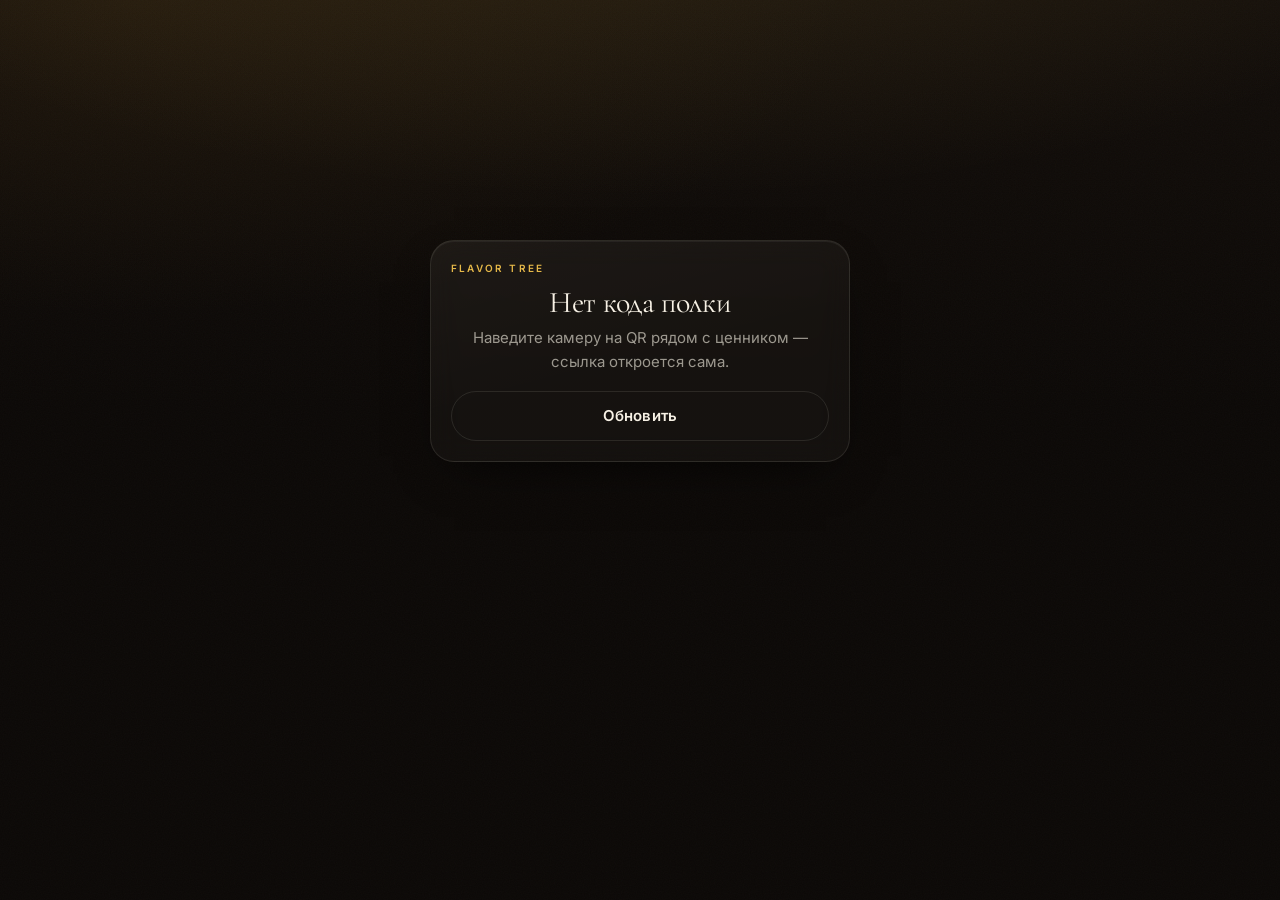
<file: store.html>
<!DOCTYPE html>
<html lang="ru">
<head>
<meta charset="UTF-8">
<meta name="viewport" content="width=device-width, initial-scale=1.0, viewport-fit=cover">
<meta name="theme-color" content="#faf8f5">
<meta name="description" content="Сканируйте QR на полке — покажем, что приготовить из продуктов рядом и какое пиво к этому взять.">
<meta name="robots" content="noindex">
<title>Что приготовить сегодня — Flavor Tree</title>
<link rel="stylesheet" href="theme.css">
<style>
  /* ── Магазин: сценарий «ужин + пиво», а не «стол» ──────── */

  .topbar {
    position: sticky; top: 0; z-index: 30;
    background: rgba(255, 253, 249, 0.88);
    backdrop-filter: blur(20px) saturate(140%);
    border-bottom: 1px solid var(--hair-soft);
  }
  .topbar .inner { display: flex; align-items: center; gap: 12px; padding: 11px var(--pad); max-width: 460px; margin: 0 auto; }
  .venue-mark {
    width: 38px; height: 38px; flex: 0 0 auto;
    border-radius: 11px; overflow: hidden; display: grid; place-items: center;
    font-family: var(--display); font-size: 19px; font-weight: 600; color: var(--gold);
    background: rgba(155, 107, 61, 0.09); border: 1px solid rgba(155, 107, 61, 0.28);
  }
  .venue-mark img { width: 100%; height: 100%; object-fit: cover; }
  .venue-line { min-width: 0; flex: 1; }
  .venue-line b { display: block; font-weight: 600; font-size: 14.5px; white-space: nowrap; overflow: hidden; text-overflow: ellipsis; }
  .venue-line span { display: block; font-size: 11px; color: var(--muted-2); }
  .point-badge { flex: 0 0 auto; text-align: right; line-height: 1.15;
                 font-size: 9.5px; letter-spacing: 0.16em; text-transform: uppercase; color: var(--muted-2); }
  .point-badge b { display: block; font-family: var(--display); font-size: 15px; letter-spacing: 0; color: var(--gold); text-transform: none; }

  main { padding: 26px 0 calc(40px + var(--safe-b)); }

  /* Сценарии ужина */
  .idea {
    width: 168px; padding: 15px; text-align: left;
    border-radius: var(--r); border: 1px solid var(--hair);
    background: linear-gradient(165deg, var(--surface-2), var(--surface));
    min-height: auto; flex-direction: column; align-items: flex-start; gap: 3px;
    box-shadow: var(--inner-lip);
  }
  .idea .emoji { font-size: 28px; line-height: 1.1; margin-bottom: 5px; }
  .idea .name { font-size: 14.5px; font-weight: 600; line-height: 1.25; }
  .idea .meta { font-size: 11.5px; color: var(--muted-2); margin-top: 4px; }
  .idea .price { font-family: var(--display); font-size: 16px; color: var(--gold); margin-top: 5px; }
  .idea[aria-pressed="true"] { border-color: var(--gold); box-shadow: 0 0 0 3px var(--gold-glow), var(--inner-lip); }

  /* Корзина продуктов */
  .basket { list-style: none; margin: 0; padding: 0; }
  .basket li { border-top: 1px solid var(--hair-soft); }
  .basket li:first-child { border-top: 0; }
  .basket label {
    display: flex; align-items: center; gap: 12px; padding: 12px 2px;
    cursor: pointer; font-size: 14.5px;
  }
  .basket input { display: none; }
  .basket .box {
    width: 22px; height: 22px; flex: 0 0 auto; border-radius: 7px;
    border: 1px solid var(--hair); display: grid; place-items: center;
    font-size: 12px; color: transparent; transition: all 0.2s var(--ease);
  }
  .basket input:checked + .box { background: var(--gold); border-color: var(--gold); color: #fff; }
  .basket input:checked ~ .txt { color: var(--muted-2); text-decoration: line-through; }
  .basket .txt { transition: color 0.2s; }

  .recipe { font-size: 14.5px; line-height: 1.65; color: rgba(44, 36, 23, 0.86); margin: 0; }

  /* Пиво к ужину */
  .reco { padding: 18px; }
  .reco + .reco { margin-top: 13px; }
  .reco-head { display: flex; gap: 14px; align-items: flex-start; }
  .reco-head .t { flex: 1; min-width: 0; }
  .beer-name { font-family: var(--display); font-size: 25px; font-weight: 600; line-height: 1.08; letter-spacing: -0.015em; }
  .beer-sub { font-size: 12px; color: var(--muted); margin-top: 4px; }
  .tags, .bridges { display: flex; gap: 6px; flex-wrap: wrap; margin-top: 9px; }
  .why { font-size: 14.5px; line-height: 1.62; margin: 13px 0 0; color: rgba(44, 36, 23, 0.86); }
  .src { font-size: 10.5px; letter-spacing: 0.13em; text-transform: uppercase; color: var(--muted-2); margin-top: 11px; }
  .reco-foot { display: flex; align-items: center; justify-content: space-between; gap: 12px;
               margin-top: 17px; padding-top: 15px; border-top: 1px solid var(--hair-soft); }
  .reco-foot .price { font-family: var(--display); font-size: 27px; font-weight: 600; color: var(--gold); line-height: 1; }
  .reco-foot .price small { display: block; font-family: var(--ui); font-size: 11px; color: var(--muted-2); margin-top: 3px; letter-spacing: 0.05em; }

  .stars { display: flex; gap: 6px; justify-content: center; margin: 6px 0 12px; }
  .star { background: none; border: 0; padding: 4px; min-height: 0; font-size: 33px; line-height: 1;
          color: rgba(44, 36, 23, 0.18); transition: color 0.2s, transform 0.2s var(--ease); }
  .star.on { color: var(--gold); text-shadow: 0 0 22px var(--gold-glow); }
  .star:active { transform: scale(1.22); }

  .claim-form { display: grid; gap: 9px; margin: 13px 0; }
  .claim-actions { display: grid; grid-template-columns: 1fr 1fr; gap: 9px; }

  .ask-row { display: flex; gap: 10px; align-items: stretch; }
  .ask-row input { flex: 1; }
  .ask-row button { flex: 0 0 auto; padding: 0 20px; }

  .screen { min-height: 78vh; display: grid; place-items: center; text-align: center; }
</style>
</head>
<body>

<svg width="0" height="0" style="position:absolute" aria-hidden="true"><defs>
  <linearGradient id="ftGold" x1="0" y1="0" x2="1" y2="1">
    <stop offset="0" stop-color="#b3814e"/><stop offset="0.55" stop-color="#9b6b3d"/><stop offset="1" stop-color="#6b4526"/>
  </linearGradient>
</defs></svg>

<div class="screen" id="loading">
  <div class="pour">
    <div class="glass"></div>
    <p class="muted small">Смотрим, что есть на полках…</p>
  </div>
</div>

<div class="screen hidden" id="fatal">
  <div class="wrap">
    <div class="card rise">
      <p class="eyebrow plain">Flavor Tree</p>
      <h2 class="display" id="fatal-title">Что-то не так</h2>
      <p class="lede" id="fatal-text"></p>
      <button class="ghost block" style="margin-top:18px" onclick="location.reload()">Обновить</button>
    </div>
  </div>
</div>

<div class="hidden" id="app">
  <header class="topbar">
    <div class="inner">
      <div class="venue-mark" id="venue-mark" aria-hidden="true"></div>
      <div class="venue-line">
        <b id="venue-name">—</b>
        <span id="venue-meta"></span>
      </div>
      <div class="point-badge" id="point-badge"></div>
    </div>
  </header>

  <main>
    <div class="wrap stack lg">

      <div class="steps" id="steps" aria-hidden="true"><i class="on"></i><i></i><i></i></div>

      <!-- ШАГ 1: что готовим -->
      <section id="step-idea" class="stack lg">
        <div class="rise">
          <p class="eyebrow">Ужин за 40 минут · подбор пива в комплекте</p>
          <h1 class="display">Что готовим<br>сегодня?</h1>
          <p class="lede" id="idea-hint">Выберите идею — соберём список продуктов и подскажем пиво, которое к ней подходит.</p>
        </div>

        <div class="reel rise d1" id="idea-grid" role="group" aria-label="Идеи ужина"></div>

        <div class="card tight rise d2">
          <label class="field"><span>Или напишите, что уже в корзине</span>
            <div class="ask-row">
              <input type="text" id="idea-input" placeholder="курица и сыр" autocomplete="off"
                     enterkeyhint="search" aria-label="Продукты или блюдо">
              <button class="primary" id="idea-go">Подобрать</button>
            </div>
          </label>
        </div>
      </section>

      <!-- ШАГ 2: рецепт + пиво -->
      <section id="step-plan" class="hidden stack lg">
        <div>
          <p class="eyebrow">План на вечер</p>
          <h2 class="display" id="plan-title">—</h2>
          <p class="lede" id="plan-meta"></p>
        </div>

        <div class="card hidden" id="cook-card">
          <div class="row between">
            <p class="eyebrow plain" style="margin:0">Список покупок</p>
            <span class="chip gold" id="basket-count">0 из 0</span>
          </div>
          <ul class="basket" id="basket"></ul>
          <hr class="hair">
          <p class="eyebrow plain">Как готовить</p>
          <p class="recipe" id="recipe"></p>
        </div>

        <div>
          <p class="eyebrow">Пиво к этому блюду · есть в этом магазине</p>
          <div id="reco-list" class="stack"></div>
        </div>

        <button class="link" id="back-idea">← выбрать другую идею</button>
      </section>

      <!-- ШАГ 3: взял + оценка -->
      <section id="step-done" class="hidden stack lg">
        <div class="card gilded center">
          <p class="eyebrow plain center" style="justify-content:center">В корзине</p>
          <h2 class="display" id="done-beer">—</h2>
          <p class="lede" id="done-message"></p>
          <hr class="hair">
          <div class="stars" id="stars" role="group" aria-label="Оценка пива"></div>
          <p class="muted small" id="rate-hint">Попробуете вечером — вернитесь и оцените.</p>
        </div>

        <div class="card hidden" id="claim">
          <div id="claim-form-wrap">
            <p class="eyebrow">Ваша вкусовая ДНК</p>
            <h3 class="display">Сохранить в профиль?</h3>
            <p class="muted small">Заметка, +25 XP и профиль вкуса — чтобы в следующий раз подбор был точнее.</p>
            <div class="claim-form">
              <input type="text" id="claim-user" placeholder="Логин" autocomplete="username" aria-label="Логин">
              <input type="password" id="claim-pass" placeholder="Пароль" autocomplete="current-password" aria-label="Пароль">
            </div>
            <div class="claim-actions">
              <button class="primary" id="claim-login">Войти</button>
              <button class="ghost" id="claim-register">Создать</button>
            </div>
          </div>
          <p class="muted small" id="claim-hint" style="margin:10px 0 0"></p>
        </div>

        <button class="ghost block" id="again">Другая идея на вечер</button>
      </section>

      <details class="ask card tight">
        <summary style="cursor:pointer"><span class="gold">✦</span> Спросить Макса</summary>
        <div style="margin-top:14px">
          <div class="stack" id="ask-log" aria-live="polite" style="max-height:240px;overflow-y:auto"></div>
          <div class="ask-row" style="margin-top:12px">
            <input type="text" id="ask-input" placeholder="что взять к рыбе на гриле?"
                   autocomplete="off" enterkeyhint="send" aria-label="Вопрос сомелье">
            <button class="ghost" id="ask-go">→</button>
          </div>
        </div>
      </details>

      <p class="tiny dim center">Flavor Tree · вкусовая платформа Efes Kazakhstan<br>
        Пиво — для лиц 21+. Пейте осознанно. Не садитесь за руль.</p>
    </div>
  </main>
</div>

<script src="config.js"></script>
<script src="api.js"></script>
<script src="store.js"></script>
</body>
</html>
</file>
<file: styles.css>
@import url('https://fonts.googleapis.com/css2?family=Cormorant+Garamond:ital,wght@0,400;0,500;0,600;0,700;1,400;1,500&family=Nunito+Sans:wght@300;400;500;600;700;800&display=swap');

*{margin:0;padding:0;box-sizing:border-box}
:root{
  --bg:#faf8f5;
  --card:#fff;
  --cream:#f5f0e8;
  --sand:#ede6d8;
  --accent:#9b6b3d;
  --accent2:#7a5230;
  --accent-light:#f0e6d6;
  --gold:#b8860b;
  --text:#2c2417;
  --muted:#7a7062;
  --border:#e8e0d4;
  --shadow:0 2px 8px rgba(44,36,23,0.07);
  --shadow-md:0 6px 24px rgba(44,36,23,0.1);
  --heading:'Cormorant Garamond',Georgia,serif;
  --body:'Nunito Sans','Helvetica Neue',Arial,sans-serif;
  --radius:14px;
  --radius-sm:8px;
}
html{scroll-behavior:smooth}
body{font-family:var(--body);background:var(--bg);color:var(--text);line-height:1.6;font-size:16px;min-height:100vh}
#app{transition:opacity .25s ease;}

/* NAV */
.nav{background:#fff;border-bottom:1px solid var(--border);padding:0 16px;position:sticky;top:0;z-index:100}
.nav-inner{max-width:1400px;margin:0 auto;display:flex;justify-content:space-between;align-items:center;height:56px;gap:8px}
.logo{font-family:var(--heading);font-size:20px;font-weight:700;color:var(--text);cursor:pointer;display:flex;align-items:center;gap:4px;flex-shrink:0;white-space:nowrap}
.logo em{font-style:normal;color:var(--accent)}
.nav-tabs{display:flex;gap:2px;background:var(--cream);border-radius:var(--radius-sm);padding:3px;flex-shrink:0}
.nav-tab{padding:7px 13px;font-size:12px;font-weight:700;color:var(--muted);border-radius:5px;cursor:pointer;border:none;background:none;font-family:var(--body);text-transform:uppercase;letter-spacing:.3px;transition:all .2s;white-space:nowrap}
.nav-tab:hover{color:var(--accent2)}
.nav-tab.active{color:var(--accent2);background:#fff;box-shadow:var(--shadow)}
.nav-right{display:flex;gap:4px;flex-shrink:0}
.nav-tool-btn{padding:6px 11px;font-size:11px;font-weight:700;color:var(--muted);border-radius:var(--radius-sm);cursor:pointer;border:1px solid var(--border);background:#fff;font-family:var(--body);transition:all .2s;white-space:nowrap}
.nav-tool-btn:hover{border-color:var(--accent);color:var(--accent)}

/* CONTAINER */
.container{max-width:1100px;margin:0 auto;padding:0 24px}

/* WELCOME */
.welcome{min-height:calc(100vh - 64px);display:flex;flex-direction:column;align-items:center;justify-content:center;text-align:center;padding:48px 24px}
.welcome-tag{display:inline-flex;align-items:center;gap:8px;padding:8px 20px;background:var(--accent-light);border-radius:999px;font-size:13px;font-weight:700;color:var(--accent);text-transform:uppercase;letter-spacing:1.5px;margin-bottom:28px}
.welcome h1{font-family:var(--heading);font-size:clamp(40px,6vw,64px);font-weight:600;line-height:1.1;margin-bottom:16px;letter-spacing:-1px}
.welcome h1 .gold{color:var(--accent)}
.welcome>p{font-size:18px;color:var(--muted);max-width:520px;margin-bottom:48px;line-height:1.7}

/* CHOICE CARDS */
.choice-grid{display:grid;grid-template-columns:1fr 1fr;gap:28px;max-width:720px;width:100%}
.choice-card{background:#fff;border:1px solid var(--border);border-radius:var(--radius);padding:56px 36px;cursor:pointer;text-align:center;transition:all .25s}
.choice-card:hover{border-color:var(--accent);box-shadow:var(--shadow-md);transform:translateY(-4px)}
.choice-card:active{transform:translateY(0)}
.choice-icon{font-size:64px;margin-bottom:20px;display:block}
.choice-card h3{font-family:var(--heading);font-size:26px;font-weight:600;margin-bottom:10px}
.choice-card h3 .gold{color:var(--accent)}
.choice-card>p{font-size:15px;color:var(--muted);line-height:1.6}

/* STEP VIEW */
.step-view{padding:40px 0 80px;animation:fadeIn .3s ease}
.step-header{text-align:center;margin-bottom:36px}
.step-back{display:inline-flex;align-items:center;gap:6px;font-size:14px;color:var(--muted);cursor:pointer;margin-bottom:16px;border:none;background:none;font-family:var(--body);transition:all .2s}
.step-back:hover{color:var(--accent)}
.step-progress{display:flex;align-items:center;gap:4px;justify-content:center;margin-bottom:20px}
.step-dot{width:36px;height:4px;border-radius:2px;background:var(--sand);transition:all .3s}
.step-dot.active{background:var(--accent);width:52px}
.step-dot.done{background:var(--gold)}
.step-title{font-family:var(--heading);font-size:36px;font-weight:600;margin-bottom:8px;letter-spacing:-0.5px}
.step-subtitle{font-size:16px;color:var(--muted)}

/* CIRCLE OPTIONS */
.options-grid{display:flex;flex-wrap:wrap;justify-content:center;gap:24px;max-width:800px;margin:0 auto 32px}
.option-circle{width:120px;display:flex;flex-direction:column;align-items:center;gap:12px;cursor:pointer;transition:all .2s}
.option-circle:hover{transform:scale(1.08)}
.option-circle.selected .circle-icon{border-color:var(--accent);box-shadow:0 0 0 4px var(--accent-light);background:var(--accent-light)}
.circle-icon{width:96px;height:96px;border-radius:50%;background:#fff;border:2px solid var(--border);display:flex;align-items:center;justify-content:center;font-size:40px;transition:all .2s;box-shadow:var(--shadow)}
.option-circle:hover .circle-icon{border-color:var(--muted)}
.option-label{font-size:14px;font-weight:700;color:var(--muted);text-align:center}
.option-circle.selected .option-label{color:var(--accent2)}

/* CUSTOM INPUT */
.custom-input-wrap{max-width:480px;margin:0 auto;text-align:center}
.custom-divider{display:flex;align-items:center;gap:14px;margin-bottom:16px;color:var(--muted);font-size:13px;font-weight:600;text-transform:uppercase;letter-spacing:1px}
.custom-divider::before,.custom-divider::after{content:'';flex:1;height:1px;background:var(--border)}
.custom-input-row{display:flex;gap:10px}
.custom-input{flex:1;padding:14px 20px;background:#fff;border:1px solid var(--border);border-radius:var(--radius-sm);color:var(--text);font-size:15px;font-family:var(--body);outline:none;transition:all .2s}
.custom-input:focus{border-color:var(--accent)}
.custom-input::placeholder{color:#bbb}
.custom-submit{padding:14px 22px;background:var(--accent);color:#fff;border:none;border-radius:var(--radius-sm);font-size:14px;font-weight:700;cursor:pointer;font-family:var(--body);transition:all .2s}
.custom-submit:hover{background:var(--accent2)}

/* BEER CIRCLES */
.beer-circles{display:flex;flex-wrap:wrap;justify-content:center;gap:28px;max-width:900px;margin:0 auto 32px}
.beer-circle{width:150px;display:flex;flex-direction:column;align-items:center;gap:12px;cursor:pointer;transition:all .2s}
.beer-circle:hover{transform:scale(1.06)}
.beer-circle.selected .beer-icon{border-color:var(--accent);box-shadow:0 0 0 4px var(--accent-light)}
.beer-icon{width:110px;height:110px;border-radius:50%;border:3px solid var(--border);display:flex;align-items:center;justify-content:center;font-size:44px;transition:all .2s;background:#fff;box-shadow:var(--shadow);overflow:hidden}
.beer-circle:hover .beer-icon{border-color:var(--muted)}
.beer-name{font-size:15px;font-weight:700;color:var(--text);text-align:center;line-height:1.3}
.beer-style-tag{font-size:12px;color:var(--muted)}

/* RESULTS */
.results-section{padding:40px 0 80px;animation:fadeIn .3s ease}
.result-card{background:#fff;border:1px solid var(--border);border-radius:var(--radius);padding:28px;margin-bottom:20px;transition:all .2s}
.result-card:hover{box-shadow:var(--shadow-md)}
.result-header{display:flex;align-items:center;justify-content:space-between;margin-bottom:20px}
.result-left{display:flex;align-items:center;gap:16px}
.result-emoji{font-size:44px;width:68px;height:68px;background:var(--cream);border-radius:16px;display:flex;align-items:center;justify-content:center}
.result-name{font-family:var(--heading);font-size:24px;font-weight:600}
.result-meta{font-size:13px;color:var(--muted);margin-top:3px}
.match-badge{padding:8px 18px;border-radius:999px;font-size:16px;font-weight:800}
.match-high{background:rgba(34,197,94,0.08);color:#16a34a;border:1px solid rgba(34,197,94,0.15)}
.match-mid{background:var(--accent-light);color:var(--accent);border:1px solid rgba(155,107,61,0.15)}
.result-why{font-size:15px;color:var(--muted);line-height:1.75;margin-bottom:16px;padding-left:16px;border-left:3px solid var(--accent-light)}
.result-bridges{display:flex;flex-wrap:wrap;gap:8px}
.bridge-tag{padding:6px 14px;background:var(--cream);border-radius:var(--radius-sm);font-size:13px;font-weight:600;color:var(--accent2);border:1px solid var(--border)}

/* PYRAMID */
.pyramid-card{background:#fff;border:1px solid var(--border);border-radius:var(--radius);padding:28px;margin-bottom:20px}
.pyr-layer{padding:16px 20px;border-radius:var(--radius-sm);margin-bottom:10px;border-left:4px solid}
.pyr-layer:last-child{margin-bottom:0}
.pyr-layer.top{background:#fef9ef;border-color:var(--gold)}
.pyr-layer.heart{background:#fef2f2;border-color:#c0392b}
.pyr-layer.base{background:#f3f0ff;border-color:#6c3483}
.pyr-layer h4{font-family:var(--heading);font-size:17px;font-weight:600;margin-bottom:4px;display:flex;align-items:center;gap:8px}
.pyr-tag{font-size:9px;text-transform:uppercase;letter-spacing:1.2px;padding:3px 8px;border-radius:4px;font-weight:800;font-family:var(--body)}
.pyr-layer.top .pyr-tag{background:rgba(184,134,11,0.12);color:var(--gold)}
.pyr-layer.heart .pyr-tag{background:rgba(192,57,43,0.1);color:#c0392b}
.pyr-layer.base .pyr-tag{background:rgba(108,52,131,0.1);color:#6c3483}
.pyr-layer p{font-size:14px;color:var(--muted);line-height:1.6}

/* NOTES BAR */
.notes-list{display:flex;flex-direction:column;gap:10px}
.note-row{display:flex;align-items:center;gap:12px}
.note-emoji{font-size:20px;width:26px;text-align:center}
.note-name-label{font-size:14px;font-weight:700;width:100px;color:var(--text)}
.note-bar-bg{flex:1;height:22px;background:var(--cream);border-radius:4px;overflow:hidden}
.note-bar-fill{height:100%;border-radius:4px;transition:width .7s cubic-bezier(.4,0,.2,1)}
.note-pct{font-size:14px;font-weight:700;color:var(--muted);width:40px;text-align:right}

/* AI CHAT */
.ai-section{padding:40px 0 80px}
.chat-container{max-width:700px;margin:0 auto}
.chat-messages{display:flex;flex-direction:column;gap:12px;max-height:500px;overflow-y:auto;padding:24px;background:#fff;border:1px solid var(--border);border-radius:var(--radius) var(--radius) 0 0;scrollbar-width:thin;scrollbar-color:var(--sand) transparent}
.chat-msg{padding:14px 20px;border-radius:var(--radius-sm);font-size:15px;line-height:1.65;max-width:82%;animation:fadeIn .2s ease}
.chat-msg.bot{background:var(--cream);color:var(--text);align-self:flex-start;border-bottom-left-radius:3px}
.chat-msg.user{background:var(--accent);color:#fff;align-self:flex-end;border-bottom-right-radius:3px}
.chat-input-row{display:flex;gap:0}
.chat-input{flex:1;padding:16px 22px;background:#fff;border:1px solid var(--border);border-top:none;border-radius:0 0 0 var(--radius);color:var(--text);font-size:15px;font-family:var(--body);outline:none}
.chat-input:focus{border-color:var(--accent)}
.chat-input::placeholder{color:#bbb}
.chat-send{padding:16px 28px;background:var(--accent);color:#fff;border:none;border-radius:0 0 var(--radius) 0;font-size:18px;font-weight:700;cursor:pointer;transition:all .2s}
.chat-send:hover{background:var(--accent2)}
.quick-prompts{display:flex;flex-wrap:wrap;gap:8px;margin-bottom:18px;justify-content:center}
.quick-btn{padding:8px 16px;background:#fff;border:1px solid var(--border);border-radius:999px;font-size:13px;font-weight:600;color:var(--muted);cursor:pointer;font-family:var(--body);transition:all .2s}
.quick-btn:hover{border-color:var(--accent);color:var(--accent)}

/* TOOLS */
.tools-section{padding:40px 0 80px}
.tools-grid{display:grid;grid-template-columns:repeat(auto-fill,minmax(280px,1fr));gap:18px}
.tool-card{background:#fff;border:1px solid var(--border);border-radius:var(--radius);padding:28px;cursor:pointer;transition:all .2s}
.tool-card:hover{border-color:var(--accent);box-shadow:var(--shadow-md);transform:translateY(-3px)}
.tool-icon{font-size:36px;margin-bottom:12px}
.tool-card h3{font-family:var(--heading);font-size:20px;font-weight:600;margin-bottom:6px}
.tool-card p{font-size:14px;color:var(--muted);line-height:1.5}

/* SECTION HEADERS */
.section-tag{display:inline-block;padding:5px 14px;background:var(--accent-light);border-radius:999px;font-size:11px;font-weight:700;color:var(--accent);text-transform:uppercase;letter-spacing:1.5px;margin-bottom:12px}
.section-title{font-family:var(--heading);font-size:32px;font-weight:600;margin-bottom:8px;letter-spacing:-0.5px}
.section-desc{font-size:16px;color:var(--muted);margin-bottom:24px}
.gold{color:var(--accent)}

/* LEXICON TABLE */
.lexicon-table{width:100%;border-collapse:collapse;font-size:14px}
.lexicon-table th{text-align:left;padding:10px 14px;background:var(--cream);color:var(--muted);font-size:11px;text-transform:uppercase;letter-spacing:1px;border-bottom:1px solid var(--border)}
.lexicon-table td{padding:10px 14px;border-bottom:1px solid var(--border);color:var(--muted)}
.lexicon-table tr:hover td{background:var(--cream)}

/* BTNS */
.btn-primary{padding:14px 28px;background:var(--accent);color:#fff;border:none;border-radius:var(--radius-sm);font-size:15px;font-weight:700;cursor:pointer;font-family:var(--body);transition:all .2s}
.btn-primary:hover{background:var(--accent2)}
.btn-primary:disabled{opacity:.4;cursor:not-allowed}
.btn-ghost{padding:10px 20px;background:none;color:var(--muted);border:1px solid var(--border);border-radius:var(--radius-sm);font-size:14px;font-weight:600;cursor:pointer;font-family:var(--body);transition:all .2s}
.btn-ghost:hover{border-color:var(--accent);color:var(--accent)}

/* BEER DESC */
.beer-desc-block{background:#fff;border:1px solid var(--border);border-radius:var(--radius);padding:32px;margin-bottom:20px}
.beer-desc-block h2{font-family:var(--heading);font-size:34px;font-weight:600;margin-bottom:6px}
.beer-desc-block .tagline{font-family:var(--heading);font-size:18px;color:var(--accent);font-style:italic;margin-bottom:16px}
.beer-desc-block .desc-text{font-size:15px;color:var(--muted);line-height:1.75;margin-bottom:18px}
.specs-row{display:flex;gap:0;border:1px solid var(--border);border-radius:var(--radius-sm);overflow:hidden;width:fit-content;margin-bottom:18px}
.spec{padding:12px 22px;text-align:center;border-right:1px solid var(--border);background:#fff}
.spec:last-child{border-right:none}
.spec .val{font-family:var(--heading);font-size:24px;font-weight:700}
.spec .lbl{font-size:10px;text-transform:uppercase;letter-spacing:1px;color:var(--muted);margin-top:2px}

/* FOOTER */
.footer{text-align:center;padding:28px 24px;border-top:1px solid var(--border);font-size:12px;color:var(--muted);margin-top:12px}
.footer strong{color:var(--accent)}

/* TONE FILTER */
.tone-filter-bar{display:flex;flex-wrap:wrap;align-items:center;gap:8px;margin-bottom:28px;padding:18px 20px;background:#fff;border:1px solid var(--border);border-radius:var(--radius)}
.tone-filter-label{font-size:11px;font-weight:800;text-transform:uppercase;letter-spacing:1.5px;color:var(--muted);margin-right:4px;white-space:nowrap}
.tone-btn{padding:6px 14px;background:#fff;border:1px solid var(--border);border-radius:999px;font-size:13px;font-weight:600;color:var(--muted);cursor:pointer;font-family:var(--body);transition:all .2s;white-space:nowrap}
.tone-btn:hover{border-color:var(--accent);color:var(--accent);transform:translateY(-1px)}
.tone-btn.active{font-weight:800}
.tone-clear{border-color:#e74c3c;color:#e74c3c;background:rgba(231,76,60,0.05)}
.tone-clear:hover{background:rgba(231,76,60,0.1);color:#e74c3c;border-color:#e74c3c}

/* CHAT BEER CARD */
.chat-beer-card{display:flex;gap:12px;align-items:center;background:var(--cream);border:1px solid var(--border);border-radius:var(--radius-sm);padding:12px 16px;margin-top:12px;cursor:pointer;transition:all .2s;max-width:320px}
.chat-beer-card:hover{border-color:var(--accent);box-shadow:var(--shadow-md)}
.chat-beer-card img{width:44px;height:auto;max-height:70px;object-fit:contain;border-radius:6px;flex-shrink:0}
.chat-beer-info{flex:1;min-width:0}
.chat-beer-name{font-family:var(--heading);font-size:16px;font-weight:600;margin-bottom:2px}
.chat-beer-meta{font-size:11px;color:var(--muted);margin-bottom:4px}
.chat-beer-notes{font-size:11px;color:var(--muted)}
.chat-beer-cta{font-size:12px;font-weight:700;color:var(--accent);margin-top:6px}

/* SUGGESTIONS */
.chat-suggestions{display:flex;gap:8px;flex-wrap:wrap;padding:14px 0 4px;max-width:700px;margin:0 auto}
.sugg-btn{padding:8px 16px;background:#fff;border:1px solid var(--border);border-radius:999px;font-size:13px;font-weight:600;color:var(--accent2);cursor:pointer;font-family:var(--body);transition:all .2s;white-space:nowrap}
.sugg-btn:hover{border-color:var(--accent);background:var(--accent-light);transform:translateY(-2px)}

/* FACTS */
.facts-grid{display:grid;grid-template-columns:repeat(auto-fill,minmax(260px,1fr));gap:16px;margin-top:20px}
.fact-card{background:#fff;border:1px solid var(--border);border-radius:var(--radius);padding:24px;transition:all .25s}
.fact-card:hover{border-color:var(--accent);box-shadow:var(--shadow-md);transform:translateY(-3px)}
.fact-emoji{font-size:32px;display:block;margin-bottom:10px}
.fact-card h4{font-family:var(--heading);font-size:17px;font-weight:600;margin-bottom:6px}
.fact-card p{font-size:13px;color:var(--muted);line-height:1.6}

/* STAR RATING */
.star-rating{display:inline-flex;gap:4px;margin-left:8px;vertical-align:middle}
.star-rating .star{transition:color .15s;user-select:none}
.star-rating .star:hover{color:var(--gold)!important}

/* QUIZ DONE */
.quiz-done{opacity:.7;border-color:#16a34a!important}
.quiz-done h3{text-decoration:line-through;color:var(--muted)}

@keyframes fadeIn{from{opacity:0}to{opacity:1}}
@keyframes fadeInUp{from{opacity:0;transform:translateY(12px)}to{opacity:1;transform:translateY(0)}}

@media(max-width:768px){
  .choice-grid{grid-template-columns:1fr;max-width:400px}
  .nav-right{display:none}
  .options-grid{gap:16px}
  .option-circle{width:100px}
  .circle-icon{width:80px;height:80px;font-size:32px}
  .beer-circles{gap:16px}
  .beer-circle{width:120px}
  .beer-icon{width:90px;height:90px;font-size:36px}
  .result-header{flex-direction:column;align-items:flex-start;gap:12px}
  .tools-grid{grid-template-columns:1fr}
  .specs-row{flex-wrap:wrap}
  .step-title{font-size:28px}
  .beer-desc-block{flex-direction:column!important;align-items:center!important;text-align:center}
}

/* TINDER TASTING STYLES */
.tinder-container {
  display: flex;
  flex-direction: column;
  align-items: center;
  justify-content: center;
  min-height: 480px;
  position: relative;
  margin-top: 20px;
}
.tinder-card-wrapper {
  position: relative;
  width: 320px;
  height: 400px;
  perspective: 1000px;
}
.tinder-card {
  position: absolute;
  width: 100%;
  height: 100%;
  background: #fff;
  border: 1px solid var(--border);
  border-radius: var(--radius);
  box-shadow: var(--shadow-md);
  display: flex;
  flex-direction: column;
  align-items: center;
  justify-content: space-between;
  padding: 30px;
  box-sizing: border-box;
  transform-origin: 50% 99%;
  transition: transform 0.3s ease, opacity 0.3s ease;
  user-select: none;
  cursor: grab;
  z-index: 2;
}
.tinder-card:active {
  cursor: grabbing;
}
.tinder-card.card-back {
  transform: scale(0.95) translateY(15px);
  opacity: 0.7;
  z-index: 1;
  pointer-events: none;
}
.tinder-card .tinder-emoji {
  font-size: 80px;
  margin-top: 20px;
  animation: floatEmoji 3s ease-in-out infinite;
  display: block;
}
.tinder-card .tinder-question {
  font-family: var(--heading);
  font-size: 20px;
  font-weight: 700;
  text-align: center;
  color: var(--text);
  line-height: 1.4;
  margin: 14px 0 6px;
}
.tinder-card .tinder-hint {
  font-size: 13px;
  color: var(--muted);
  text-align: center;
  margin-bottom: 20px;
  line-height: 1.5;
}
.tinder-buttons {
  display: flex;
  gap: 20px;
  margin-top: 24px;
}
.tinder-btn {
  width: 60px;
  height: 60px;
  border-radius: 50%;
  border: none;
  display: flex;
  align-items: center;
  justify-content: center;
  font-size: 24px;
  cursor: pointer;
  transition: all 0.25s cubic-bezier(0.175, 0.885, 0.32, 1.275);
  box-shadow: var(--shadow-sm);
}
.tinder-btn:hover {
  transform: scale(1.15);
}
.tinder-btn.dislike {
  background: #fdf2f2;
  color: #c0392b;
  border: 1px solid #fde8e8;
}
.tinder-btn.like {
  background: #f0fdf4;
  color: #16a34a;
  border: 1px solid #bbf7d0;
}
.tinder-flash-like {
  position: absolute;
  top: 0; left: 0; right: 0; bottom: 0;
  background: rgba(34, 197, 94, 0.15);
  pointer-events: none;
  opacity: 0;
  transition: opacity 0.15s ease;
  z-index: 10;
  border-radius: var(--radius);
}
.tinder-flash-dislike {
  position: absolute;
  top: 0; left: 0; right: 0; bottom: 0;
  background: rgba(231, 76, 60, 0.15);
  pointer-events: none;
  opacity: 0;
  transition: opacity 0.15s ease;
  z-index: 10;
  border-radius: var(--radius);
}
@keyframes floatEmoji {
  0%, 100% { transform: translateY(0); }
  50% { transform: translateY(-10px); }
}
</file>
<file: theme.css>
/* ============================================================
   Flavor Tree — премиальная тема
   Один файл на все гостевые и рабочие экраны: table / store /
   train / dashboard. Тёмная тёплая база, золото тонкой линией,
   антиква для цифр и заголовков. Mobile-first: всё, что шире
   телефона, добавляется медиазапросами вверх.
   ============================================================ */

@import url('https://fonts.googleapis.com/css2?family=Cormorant+Garamond:wght@300;400;500;600;700&family=Inter:wght@300;400;500;600;700&display=swap');

:root {
  /* Поверхности: не чёрный, а очень тёмный жжёный солод */
  --ink:        #0b0806;
  --ink-2:      #120d09;
  --ink-3:      #1a1310;
  --surface:    rgba(255, 248, 235, 0.030);
  --surface-2:  rgba(255, 248, 235, 0.055);
  --hair:       rgba(246, 239, 226, 0.10);
  --hair-soft:  rgba(246, 239, 226, 0.055);

  /* Золото — акцент, а не заливка */
  --gold:       #e5b849;
  --gold-soft:  #f4dda3;
  --gold-deep:  #9d6f22;
  --gold-glow:  rgba(229, 184, 73, 0.18);

  --foam:       #f7f1e5;
  --muted:      rgba(247, 241, 229, 0.60);
  --muted-2:    rgba(247, 241, 229, 0.38);
  --danger:     #e5705a;
  --ok:         #6fc08a;

  --display: 'Cormorant Garamond', 'Times New Roman', serif;
  --ui: 'Inter', -apple-system, BlinkMacSystemFont, 'Segoe UI', sans-serif;

  --r-sm: 10px;
  --r:    16px;
  --r-lg: 24px;
  --r-xl: 32px;

  --shadow:     0 18px 50px -24px rgba(0, 0, 0, 0.9);
  --shadow-lg:  0 40px 90px -40px rgba(0, 0, 0, 0.95);
  --inner-lip:  inset 0 1px 0 rgba(255, 250, 240, 0.055);

  --ease: cubic-bezier(0.22, 1, 0.36, 1);
  --pad: 20px;
  --safe-b: env(safe-area-inset-bottom, 0px);
}

* { box-sizing: border-box; -webkit-tap-highlight-color: transparent; }

html { -webkit-text-size-adjust: 100%; }

body {
  margin: 0;
  min-height: 100vh;
  min-height: 100dvh;
  background: var(--ink);
  color: var(--foam);
  font-family: var(--ui);
  font-size: 16px;
  line-height: 1.55;
  font-weight: 400;
  -webkit-font-smoothing: antialiased;
  text-rendering: optimizeLegibility;
  overflow-x: hidden;
}

/* Тёплое свечение сверху + едва заметное зерно: дешёвая «плёнка»,
   которая убирает ощущение плоского CSS-шаблона */
body::before {
  content: '';
  position: fixed;
  inset: 0;
  pointer-events: none;
  z-index: 0;
  background:
    radial-gradient(120% 70% at 50% -20%, rgba(229, 184, 73, 0.13), transparent 60%),
    radial-gradient(80% 50% at 10% 0%, rgba(157, 111, 34, 0.10), transparent 70%),
    linear-gradient(180deg, var(--ink-2) 0%, var(--ink) 45%);
}

body::after {
  content: '';
  position: fixed;
  inset: -50%;
  pointer-events: none;
  z-index: 1;
  opacity: 0.030;
  background-image: url("data:image/svg+xml,%3Csvg xmlns='http://www.w3.org/2000/svg' width='160' height='160'%3E%3Cfilter id='n'%3E%3CfeTurbulence type='fractalNoise' baseFrequency='0.85' numOctaves='3'/%3E%3C/filter%3E%3Crect width='160' height='160' filter='url(%23n)'/%3E%3C/svg%3E");
}

body > * { position: relative; z-index: 2; }

@media (prefers-reduced-motion: reduce) {
  *, *::before, *::after { animation-duration: 0.01ms !important; transition-duration: 0.01ms !important; }
}

/* ─── Типографика ─────────────────────────────────────────── */

.display {
  font-family: var(--display);
  font-weight: 400;
  line-height: 1.06;
  letter-spacing: -0.01em;
  margin: 0;
}
h1.display { font-size: clamp(30px, 8.5vw, 46px); }
h2.display { font-size: clamp(23px, 6vw, 30px); }
h3.display { font-size: 20px; }

.eyebrow {
  font-size: 10px;
  font-weight: 600;
  letter-spacing: 0.22em;
  text-transform: uppercase;
  color: var(--gold);
  margin: 0 0 10px;
  display: flex;
  align-items: center;
  gap: 9px;
}
.eyebrow::after {
  content: '';
  flex: 1;
  height: 1px;
  background: linear-gradient(90deg, var(--gold-glow), transparent);
}
.eyebrow.plain::after { display: none; }

.lede { font-size: 15px; color: var(--muted); margin: 8px 0 0; }
.muted { color: var(--muted); }
.dim   { color: var(--muted-2); }
.small { font-size: 13px; }
.tiny  { font-size: 11.5px; }
.gold  { color: var(--gold); }
.num   { font-family: var(--display); font-variant-numeric: lining-nums tabular-nums; }
.serif { font-family: var(--display); }
.nowrap { white-space: nowrap; }
.center { text-align: center; }
.hidden { display: none !important; }

a { color: var(--gold); text-decoration: none; }
a:hover { color: var(--gold-soft); }

.hair {
  height: 1px;
  border: 0;
  margin: 22px 0;
  background: linear-gradient(90deg, transparent, var(--hair) 18%, var(--hair) 82%, transparent);
}

/* ─── Каркас ──────────────────────────────────────────────── */

.wrap { width: 100%; max-width: 460px; margin: 0 auto; padding: 0 var(--pad); }
.wrap.wide { max-width: 1180px; }
.wrap.mid  { max-width: 760px; }

.stack > * + * { margin-top: 14px; }
.stack.lg > * + * { margin-top: 22px; }
.row { display: flex; align-items: center; gap: 12px; }
.row.between { justify-content: space-between; }
.row.wrap-row { flex-wrap: wrap; }
.spacer { flex: 1; }

/* ─── Карточка ────────────────────────────────────────────── */

.card {
  background: linear-gradient(165deg, var(--surface-2), var(--surface) 55%);
  border: 1px solid var(--hair);
  border-radius: var(--r-lg);
  padding: 20px;
  box-shadow: var(--shadow), var(--inner-lip);
  backdrop-filter: blur(14px);
}
.card.flat { box-shadow: var(--inner-lip); background: var(--surface); }
.card.tight { padding: 15px; border-radius: var(--r); }
.card.gilded { border-color: rgba(229, 184, 73, 0.30); }
.card.gilded::before {
  content: '';
  display: block;
  height: 2px;
  margin: -20px -20px 18px;
  border-radius: var(--r-lg) var(--r-lg) 0 0;
  background: linear-gradient(90deg, transparent, var(--gold) 35%, var(--gold-soft) 50%, var(--gold) 65%, transparent);
}

/* ─── Кнопки ──────────────────────────────────────────────── */

button, .btn {
  font-family: var(--ui);
  font-size: 15px;
  font-weight: 600;
  letter-spacing: 0.01em;
  border-radius: 999px;
  border: 1px solid var(--hair);
  padding: 14px 22px;
  min-height: 50px;
  color: var(--foam);
  background: var(--surface-2);
  cursor: pointer;
  display: inline-flex;
  align-items: center;
  justify-content: center;
  gap: 9px;
  transition: transform 0.18s var(--ease), background 0.2s, border-color 0.2s, box-shadow 0.2s, opacity 0.2s;
  -webkit-appearance: none;
}
button:active, .btn:active { transform: scale(0.975); }
button:disabled { opacity: 0.42; cursor: not-allowed; transform: none; }
button:focus-visible, .btn:focus-visible, input:focus-visible, a:focus-visible {
  outline: 2px solid var(--gold);
  outline-offset: 2px;
}

.btn.primary, button.primary {
  background: linear-gradient(150deg, var(--gold-soft), var(--gold) 45%, var(--gold-deep));
  border-color: transparent;
  color: #1a1206;
  font-weight: 700;
  box-shadow: 0 14px 34px -16px rgba(229, 184, 73, 0.65), inset 0 1px 0 rgba(255, 255, 255, 0.45);
}
.btn.primary:hover, button.primary:hover { filter: brightness(1.06); }

.btn.ghost, button.ghost { background: transparent; }
.btn.ghost:hover, button.ghost:hover { background: var(--surface); border-color: rgba(229, 184, 73, 0.35); }

.btn.block, button.block { width: 100%; }
.btn.sm, button.sm { min-height: 40px; padding: 9px 16px; font-size: 13.5px; }
.btn.link, button.link {
  background: none; border: 0; min-height: 0; padding: 4px 0;
  color: var(--muted); font-weight: 500; font-size: 13.5px;
}
.btn.link:hover { color: var(--gold); }

/* ─── Чипы и метки ────────────────────────────────────────── */

.chip {
  display: inline-flex;
  align-items: center;
  gap: 6px;
  padding: 6px 12px;
  border-radius: 999px;
  border: 1px solid var(--hair);
  background: var(--surface);
  font-size: 12.5px;
  font-weight: 500;
  color: var(--muted);
  white-space: nowrap;
}
.chip.gold { border-color: rgba(229, 184, 73, 0.34); color: var(--gold-soft); background: rgba(229, 184, 73, 0.08); }
.chip.solid { background: var(--gold); color: #1a1206; border-color: transparent; font-weight: 700; }

/* Горизонтальная лента выбора — родная для телефона */
.reel {
  display: flex;
  gap: 10px;
  overflow-x: auto;
  scroll-snap-type: x mandatory;
  padding: 4px var(--pad) 6px;
  margin: 0 calc(-1 * var(--pad));
  -webkit-overflow-scrolling: touch;
  scrollbar-width: none;
}
.reel::-webkit-scrollbar { display: none; }
.reel > * { scroll-snap-align: start; flex: 0 0 auto; }

/* ─── Поля ввода ──────────────────────────────────────────── */

input, textarea, select {
  font-family: var(--ui);
  font-size: 16px; /* меньше 16px — iOS зумит страницу при фокусе */
  color: var(--foam);
  background: rgba(0, 0, 0, 0.30);
  border: 1px solid var(--hair);
  border-radius: var(--r);
  padding: 14px 16px;
  width: 100%;
  min-height: 52px;
  transition: border-color 0.2s, box-shadow 0.2s;
  -webkit-appearance: none;
}
input::placeholder, textarea::placeholder { color: var(--muted-2); }
input:focus, textarea:focus {
  border-color: rgba(229, 184, 73, 0.55);
  box-shadow: 0 0 0 4px rgba(229, 184, 73, 0.10);
  outline: none;
}
label.field { display: block; }
label.field > span {
  display: block;
  font-size: 11px;
  letter-spacing: 0.14em;
  text-transform: uppercase;
  color: var(--muted-2);
  margin-bottom: 7px;
  font-weight: 600;
}

/* ─── Кольцо совпадения ───────────────────────────────────── */

.ring { position: relative; width: 72px; height: 72px; flex: 0 0 auto; }
.ring svg { transform: rotate(-90deg); display: block; }
.ring .track { stroke: var(--hair); }
.ring .value {
  stroke: url(#ftGold);
  stroke-linecap: round;
  transition: stroke-dashoffset 1.1s var(--ease);
}
.ring b {
  position: absolute;
  inset: 0;
  display: flex;
  align-items: center;
  justify-content: center;
  font-family: var(--display);
  font-size: 23px;
  font-weight: 600;
  color: var(--gold-soft);
  letter-spacing: -0.02em;
}
.ring.sm { width: 54px; height: 54px; }
.ring.sm b { font-size: 17px; }

/* ─── Полоса прогресса ────────────────────────────────────── */

.bar { height: 6px; border-radius: 999px; background: rgba(0, 0, 0, 0.4); overflow: hidden; }
.bar > i {
  display: block;
  height: 100%;
  border-radius: 999px;
  background: linear-gradient(90deg, var(--gold-deep), var(--gold), var(--gold-soft));
  transition: width 0.9s var(--ease);
}

/* ─── Шаги / этапы ────────────────────────────────────────── */

.steps { display: flex; gap: 7px; align-items: center; }
.steps > i {
  height: 3px;
  flex: 1;
  border-radius: 999px;
  background: var(--hair);
  transition: background 0.4s var(--ease);
}
.steps > i.on { background: linear-gradient(90deg, var(--gold), var(--gold-soft)); }

/* ─── Появление ───────────────────────────────────────────── */

.rise { animation: rise 0.6s var(--ease) both; }
.rise.d1 { animation-delay: 0.07s; }
.rise.d2 { animation-delay: 0.14s; }
.rise.d3 { animation-delay: 0.21s; }
.rise.d4 { animation-delay: 0.28s; }
@keyframes rise {
  from { opacity: 0; transform: translateY(14px); }
  to   { opacity: 1; transform: none; }
}

/* ─── Загрузка ────────────────────────────────────────────── */

.spinner {
  width: 34px; height: 34px;
  border-radius: 50%;
  border: 2px solid var(--hair);
  border-top-color: var(--gold);
  animation: spin 0.85s linear infinite;
  margin: 0 auto;
}
@keyframes spin { to { transform: rotate(360deg); } }

.skeleton {
  border-radius: var(--r);
  background: linear-gradient(100deg, var(--surface) 30%, var(--surface-2) 50%, var(--surface) 70%);
  background-size: 240% 100%;
  animation: shimmer 1.5s linear infinite;
}
@keyframes shimmer { from { background-position: 120% 0; } to { background-position: -120% 0; } }

/* Наливающийся бокал — ожидание подбора выглядит как часть продукта */
.pour { display: flex; flex-direction: column; align-items: center; gap: 14px; padding: 26px 0; }
.pour .glass {
  width: 44px; height: 66px;
  border: 1.5px solid var(--hair);
  border-top: 0;
  border-radius: 5px 5px 15px 15px;
  position: relative;
  overflow: hidden;
  background: rgba(0, 0, 0, 0.25);
}
.pour .glass::after {
  content: '';
  position: absolute;
  left: 0; right: 0; bottom: 0;
  background: linear-gradient(180deg, var(--gold-soft), var(--gold) 30%, var(--gold-deep));
  animation: fill 1.9s var(--ease) infinite;
}
@keyframes fill { 0% { height: 0; } 65% { height: 82%; } 100% { height: 82%; opacity: 0.35; } }

/* ─── Тост ────────────────────────────────────────────────── */

.toast {
  position: fixed;
  left: 50%;
  bottom: calc(22px + var(--safe-b));
  transform: translate(-50%, 130%);
  z-index: 60;
  max-width: min(440px, calc(100vw - 32px));
  padding: 13px 20px;
  border-radius: 999px;
  background: rgba(20, 15, 10, 0.94);
  border: 1px solid rgba(229, 184, 73, 0.32);
  box-shadow: var(--shadow-lg);
  backdrop-filter: blur(18px);
  font-size: 14px;
  text-align: center;
  transition: transform 0.42s var(--ease);
}
.toast.on { transform: translate(-50%, 0); }
.toast.bad { border-color: rgba(229, 112, 90, 0.45); }

/* ─── Мелочи ──────────────────────────────────────────────── */

.err { color: var(--danger); font-size: 13.5px; }
.ok  { color: var(--ok); }

.brandmark {
  display: inline-flex;
  align-items: center;
  gap: 9px;
  font-family: var(--display);
  font-size: 18px;
  letter-spacing: 0.02em;
}
.brandmark .leaf {
  width: 26px; height: 26px;
  display: grid; place-items: center;
  border-radius: 8px;
  border: 1px solid rgba(229, 184, 73, 0.35);
  background: rgba(229, 184, 73, 0.10);
  font-size: 13px;
}

.sr-only {
  position: absolute; width: 1px; height: 1px;
  padding: 0; margin: -1px; overflow: hidden;
  clip: rect(0, 0, 0, 0); white-space: nowrap; border: 0;
}
</file>
